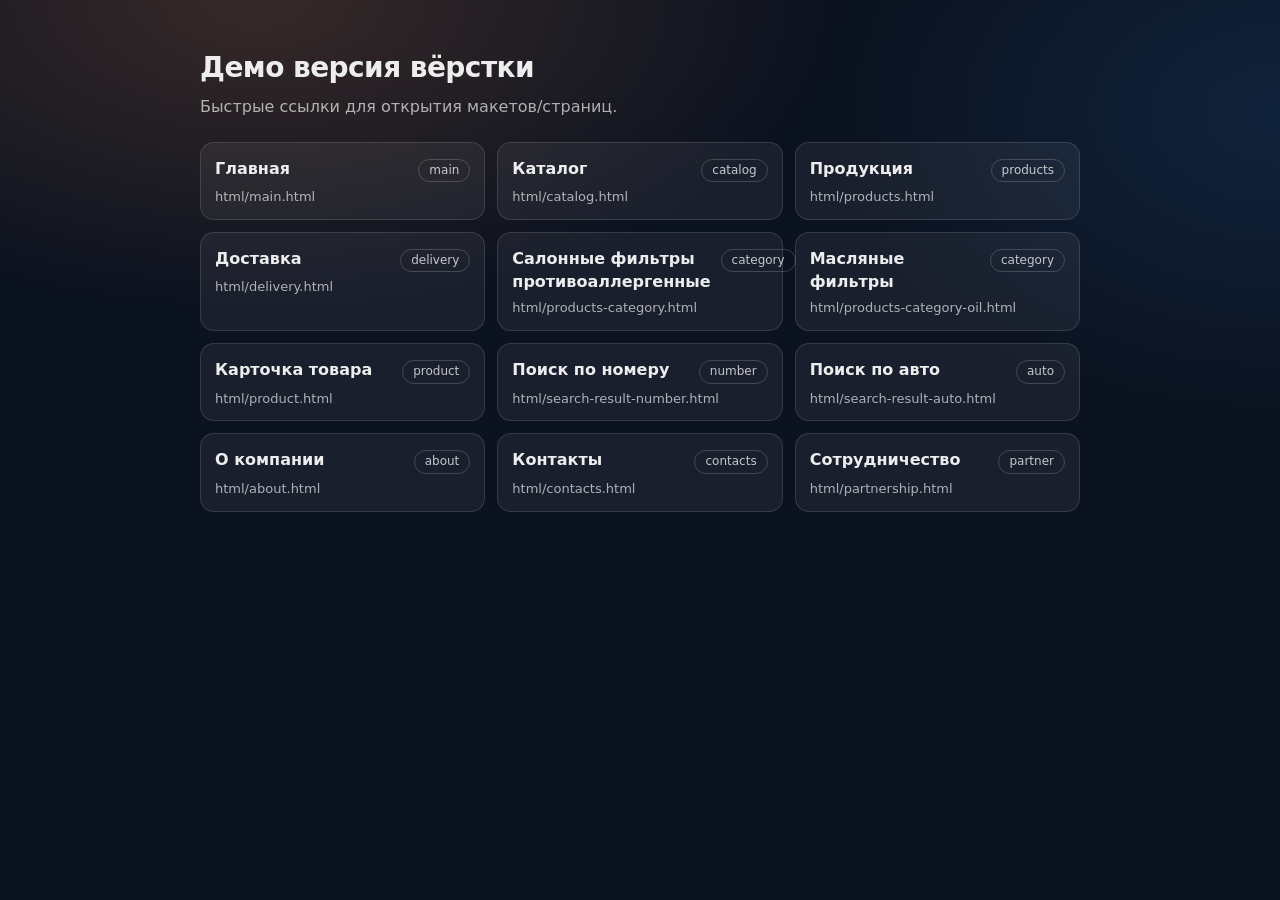
<file: index.html>
<!doctype html>
<html lang="ru">
  <head>
    <meta charset="UTF-8" />
    <meta name="viewport" content="width=device-width, initial-scale=1.0" />
    <title>демо версия вёсртки</title>
    <style>
      :root {
        color-scheme: light;
        --bg: #0b1220;
        --card: rgba(255, 255, 255, 0.06);
        --text: rgba(255, 255, 255, 0.92);
        --muted: rgba(255, 255, 255, 0.65);
        --border: rgba(255, 255, 255, 0.12);
        --accent: #ff914d;
      }

      * {
        box-sizing: border-box;
      }

      body {
        margin: 0;
        font-family: ui-sans-serif, system-ui, -apple-system, Segoe UI, Roboto, Arial, "Noto Sans",
          "Liberation Sans", sans-serif;
        background: radial-gradient(900px 480px at 20% 0%, rgba(255, 145, 77, 0.18), transparent 65%),
          radial-gradient(760px 520px at 100% 20%, rgba(51, 153, 255, 0.12), transparent 60%), var(--bg);
        color: var(--text);
        line-height: 1.45;
        background-repeat: no-repeat
      }

      a {
        color: inherit;
      }

      .container {
        max-width: 920px;
        margin: 0 auto;
        padding: 48px 20px 56px;
      }

      header {
        margin-bottom: 24px;
      }

      h1 {
        margin: 0 0 6px;
        font-size: 28px;
        letter-spacing: -0.02em;
      }

      .subtitle {
        margin: 0;
        color: var(--muted);
      }

      .grid {
        margin-top: 20px;
        display: grid;
        grid-template-columns: repeat(auto-fit, minmax(260px, 1fr));
        gap: 12px;
      }

      .card {
        display: flex;
        flex-direction: column;
        gap: 6px;
        padding: 14px 14px 12px;
        border-radius: 14px;
        background: var(--card);
        border: 1px solid var(--border);
        text-decoration: none;
        transition: transform 120ms ease, border-color 120ms ease, background 120ms ease;
      }

      .card:hover {
        transform: translateY(-1px);
        border-color: rgba(255, 145, 77, 0.55);
        background: rgba(255, 255, 255, 0.075);
      }

      .title-row {
        display: flex;
        align-items: baseline;
        justify-content: space-between;
        gap: 10px;
      }

      .page-title {
        font-weight: 650;
      }

      .badge {
        flex: none;
        font-size: 12px;
        color: rgba(255, 255, 255, 0.75);
        border: 1px solid rgba(255, 255, 255, 0.18);
        border-radius: 999px;
        padding: 2px 10px;
      }

      .path {
        margin: 0;
        font-size: 13px;
        color: var(--muted);
        word-break: break-all;
      }

      .hint {
        margin-top: 18px;
        color: var(--muted);
        font-size: 13px;
      }

      .hint code {
        color: rgba(255, 255, 255, 0.86);
      }
    </style>
  </head>

  <body>
    <div class="container">
      <header>
        <h1>Демо версия вёрстки</h1>
        <p class="subtitle">Быстрые ссылки для открытия макетов/страниц.</p>
      </header>

      <main class="grid">
        <a class="card" href="html/main.html">
          <div class="title-row">
            <div class="page-title">Главная</div>
            <div class="badge">main</div>
          </div>
          <p class="path">html/main.html</p>
        </a>

        <a class="card" href="html/catalog.html">
          <div class="title-row">
            <div class="page-title">Каталог</div>
            <div class="badge">catalog</div>
          </div>
          <p class="path">html/catalog.html</p>
        </a>

        <a class="card" href="html/products.html">
          <div class="title-row">
            <div class="page-title">Продукция</div>
            <div class="badge">products</div>
          </div>
          <p class="path">html/products.html</p>
        </a>

        <a class="card" href="html/delivery.html">
          <div class="title-row">
            <div class="page-title">Доставка</div>
            <div class="badge">delivery</div>
          </div>
          <p class="path">html/delivery.html</p>
        </a>

        <a class="card" href="html/products-category.html">
          <div class="title-row">
            <div class="page-title">Салонные фильтры противоаллергенные</div>
            <div class="badge">category</div>
          </div>
          <p class="path">html/products-category.html</p>
        </a>

        <a class="card" href="html/products-category-oil.html">
          <div class="title-row">
            <div class="page-title">Масляные фильтры</div>
            <div class="badge">category</div>
          </div>
          <p class="path">html/products-category-oil.html</p>
        </a>

        <a class="card" href="html/product.html">
          <div class="title-row">
            <div class="page-title">Карточка товара</div>
            <div class="badge">product</div>
          </div>
          <p class="path">html/product.html</p>
        </a>

        <a class="card" href="html/search-result-number.html">
          <div class="title-row">
            <div class="page-title">Поиск по номеру</div>
            <div class="badge">number</div>
          </div>
          <p class="path">html/search-result-number.html</p>
        </a>

        <a class="card" href="html/search-result-auto.html">
          <div class="title-row">
            <div class="page-title">Поиск по авто</div>
            <div class="badge">auto</div>
          </div>
          <p class="path">html/search-result-auto.html</p>
        </a>

        <a class="card" href="html/about.html">
          <div class="title-row">
            <div class="page-title">О компании</div>
            <div class="badge">about</div>
          </div>
          <p class="path">html/about.html</p>
        </a>

        <a class="card" href="html/contacts.html">
          <div class="title-row">
            <div class="page-title">Контакты</div>
            <div class="badge">contacts</div>
          </div>
          <p class="path">html/contacts.html</p>
        </a>

        <a class="card" href="html/partnership.html">
          <div class="title-row">
            <div class="page-title">Сотрудничество</div>
            <div class="badge">partner</div>
          </div>
          <p class="path">html/partnership.html</p>
        </a>
      </main>

    </div>
  </body>
</html>
</file>
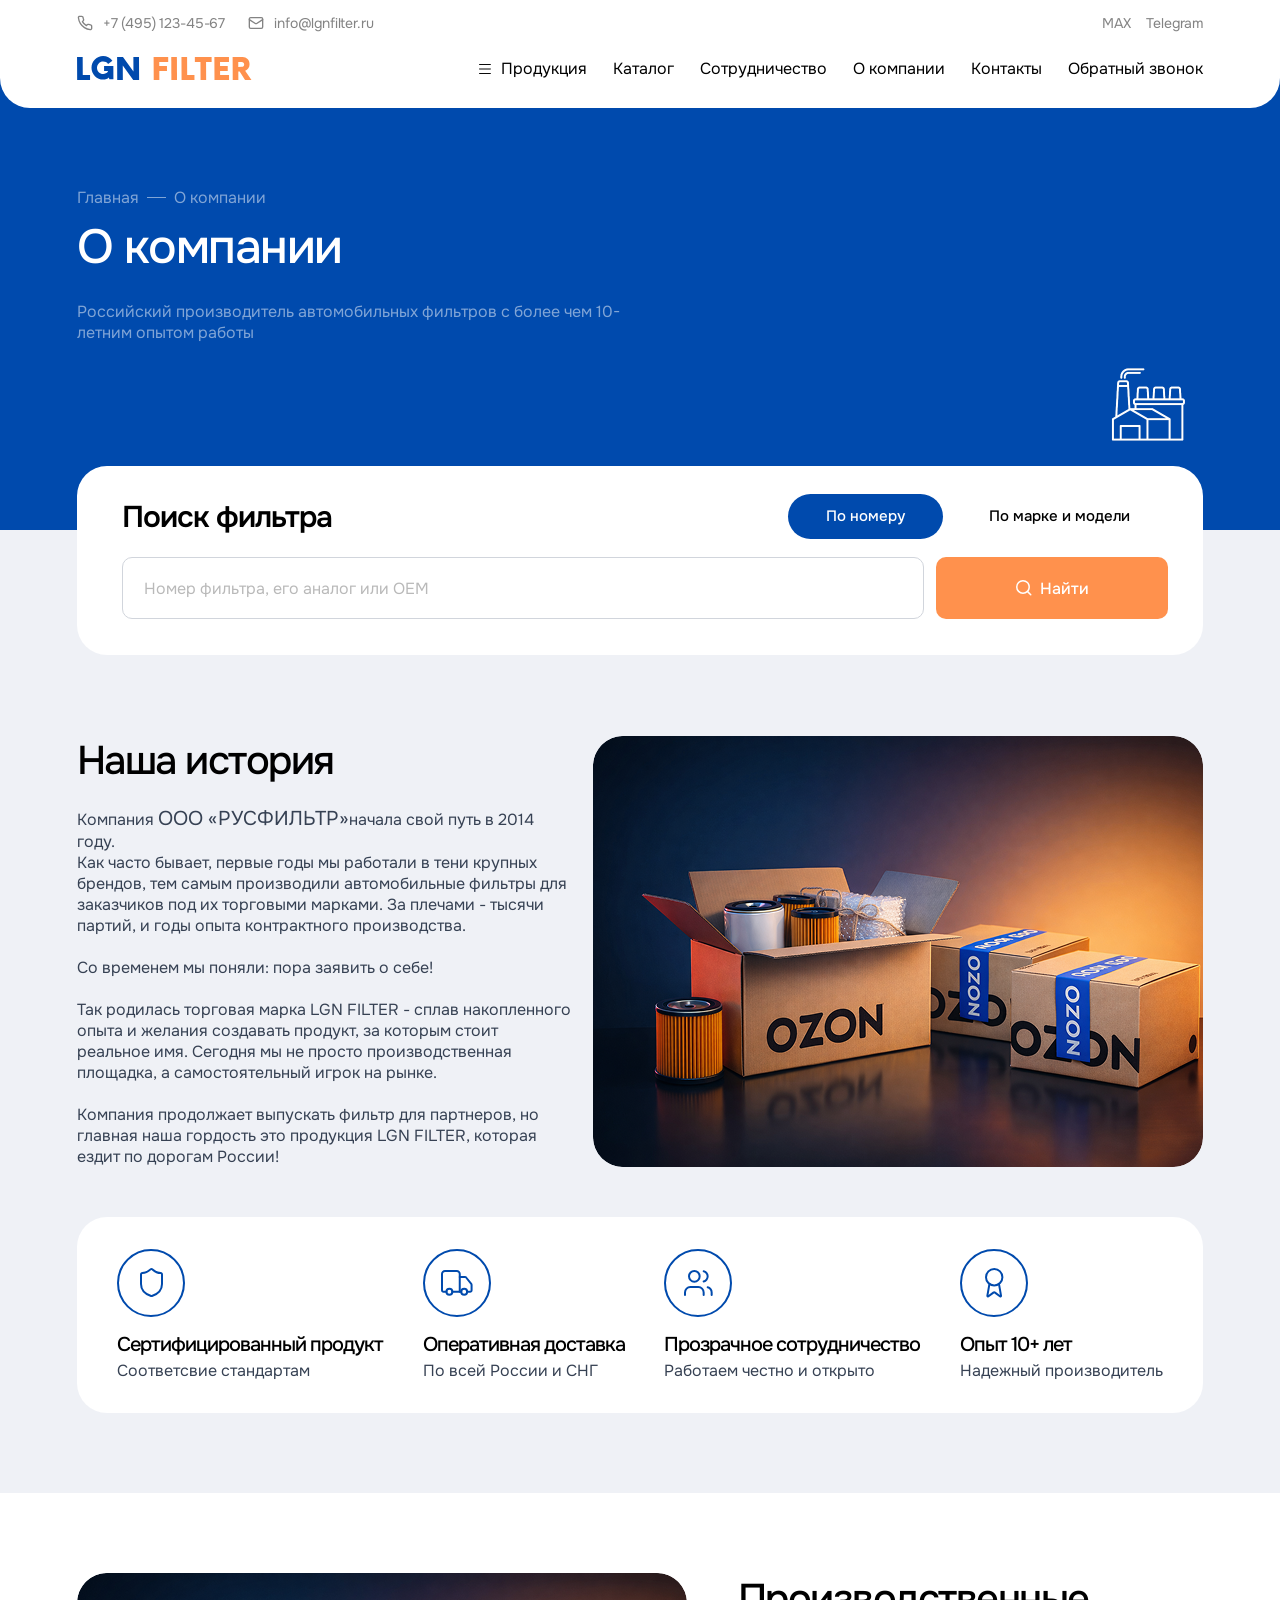
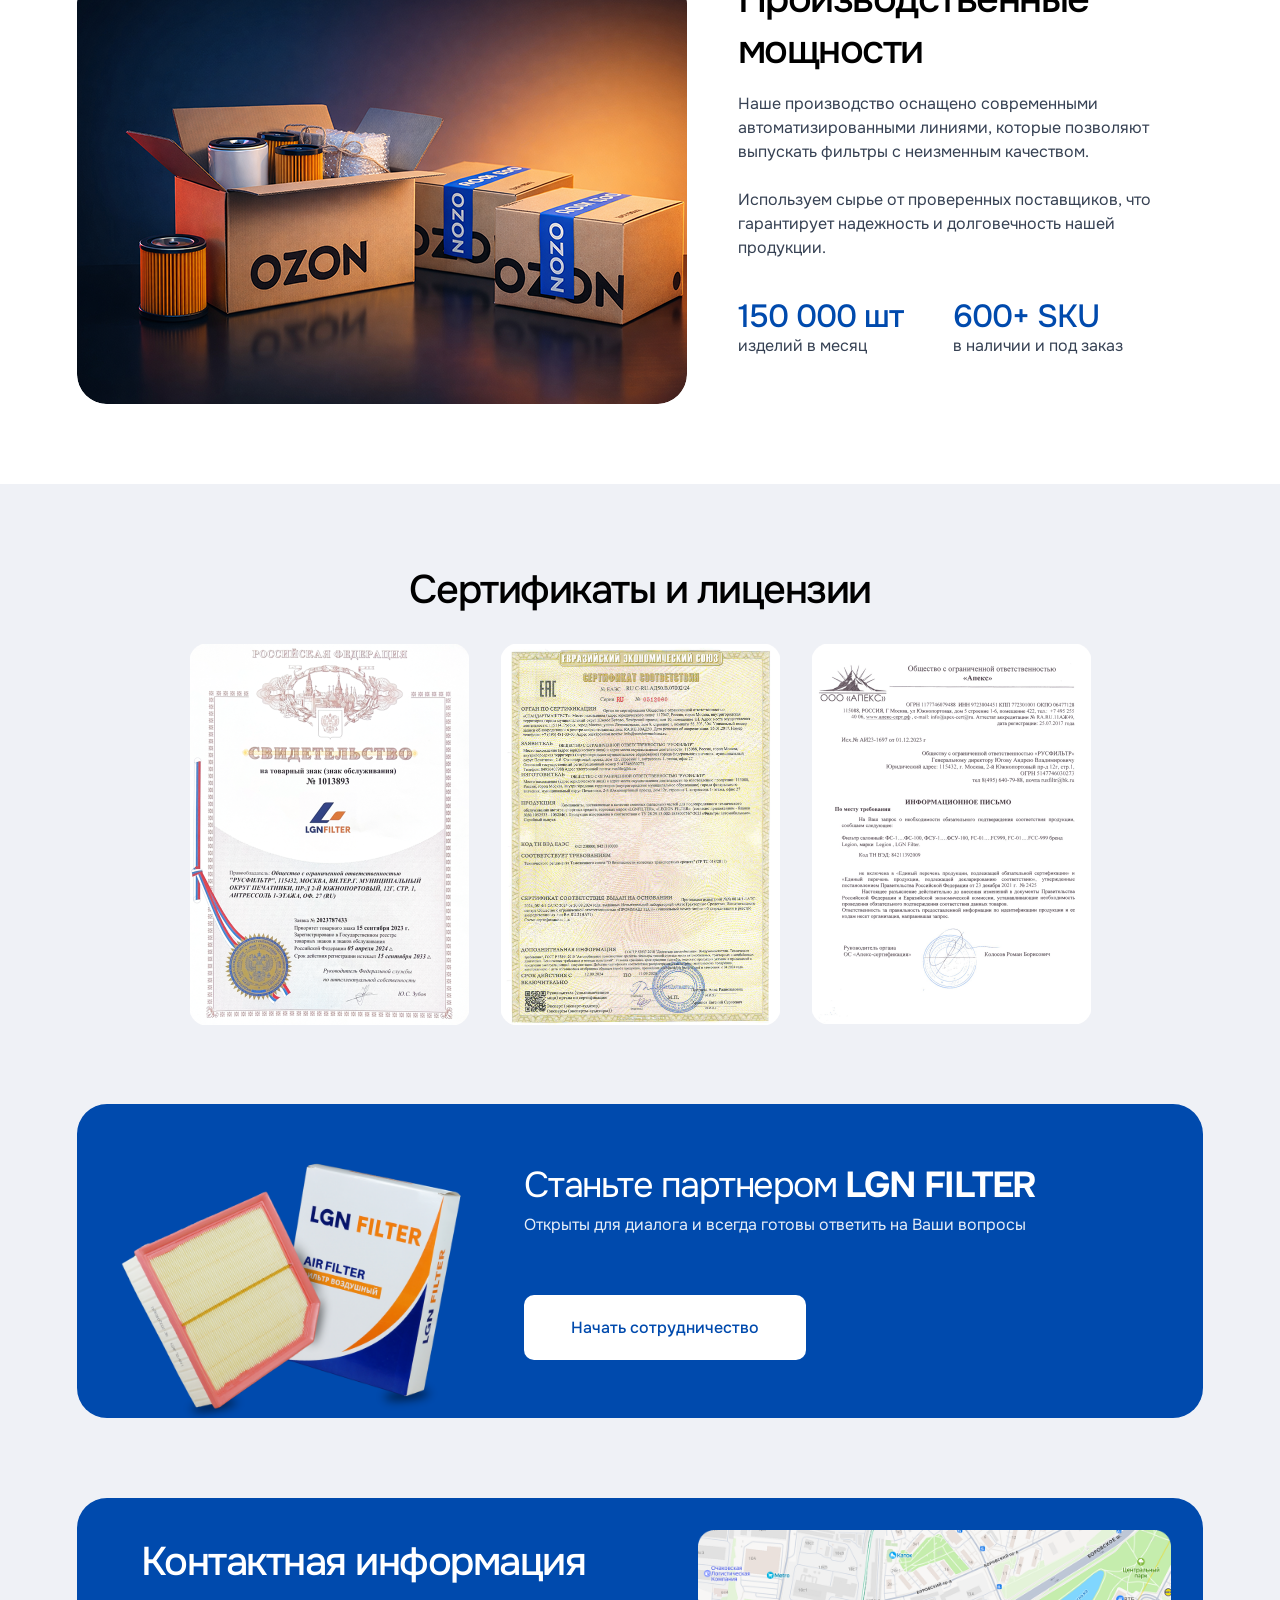
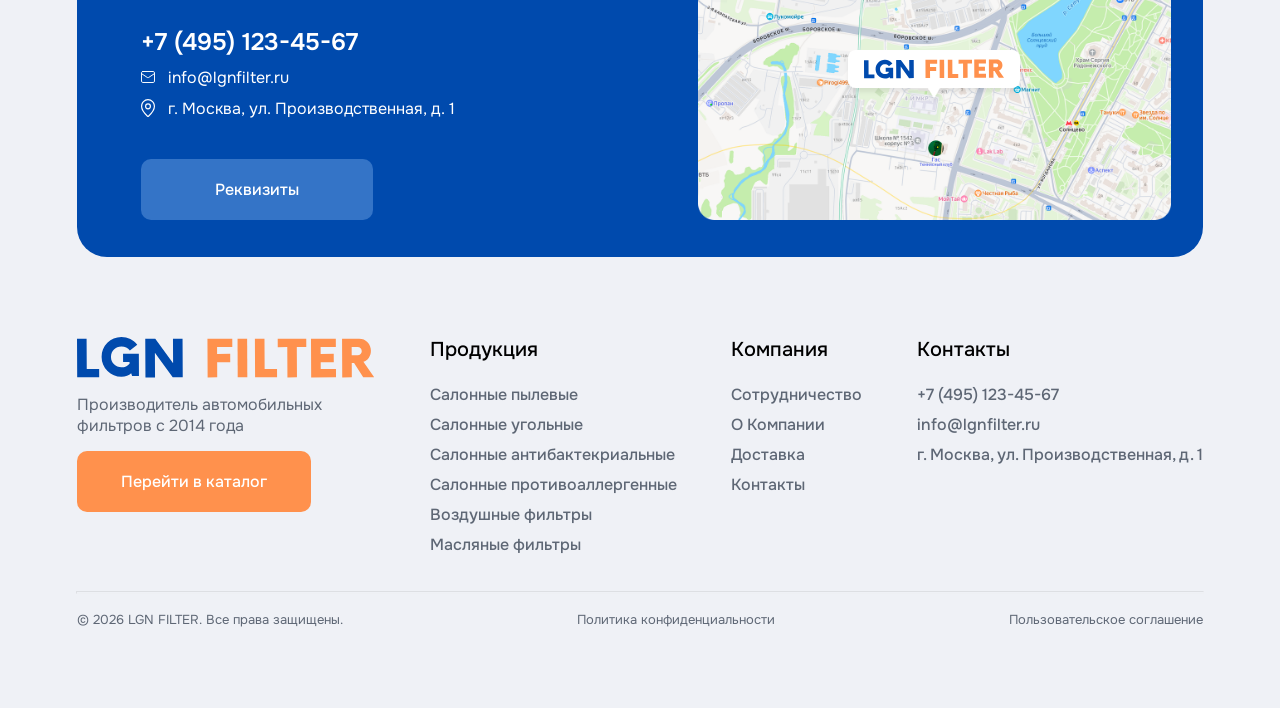
<file: html/about.html>
﻿<!DOCTYPE html>
<html lang="ru">
<head>
    <meta charset="UTF-8">
    <meta name="viewport" content="width=device-width, initial-scale=1.0">
    <link rel="stylesheet" href="../css/style.css">
    <link rel="stylesheet" href="../css/header.css">
    <link rel="stylesheet" href="../css/footer.css">
    <link rel="stylesheet" href="../css/search.css">
    <link rel="stylesheet" href="../css/form.css">
    <link rel="stylesheet" href="../css/about.css">
    <link rel="stylesheet" href="../css/contacts-info.css">
    <link rel="stylesheet" href="../css/first-section.css">
    <link rel="stylesheet" href="../css/popup-properties-company.css">
    <title>О компании</title>
</head>
<body>

    <header class="header">
      <div class="header-content-wrapper">

        <div class="header-first-line">

          <div class="header-tel-email-wrapper">
            <div class="btn header-tel-link-wrapper">
              <img src="../src/header/header_tel_img.svg" class="header-tel-img">
              <p class="header-tel-text">+7 (495) 123-45-67</p>
            </div>
            <div class="btn header-email-link-wrapper">
              <img src="../src/header/header_email_img.svg" class="header-email-img">
              <p class="header-email-text">info@lgnfilter.ru</p>
            </div>
          </div>

          <div class="header-social-network">
            <p class="btn header-social-network-link-max">MAX</p>
            <p class="btn header-social-network-link-telegram">Telegram</p>
          </div>

        </div>

        <div class="header-second-line">

          
          <div class="header-logo-wrapper">
            <div class="btn header-burger">
              <img src="../src/header/burger.svg" class="hedaer-burger__img">
            </div>
            <img src="../src/header/header-logo.svg" class="btn header-logo-img">
          </div>

          <div class="header-links-pages-wrapper">
            <div class="header-link-catalog-wrapper">
              <div class="btn link-catalog__text">
                <svg class="header-burger-desktop" width="12" height="10" viewBox="0 0 12 10" fill="none" xmlns="http://www.w3.org/2000/svg">
                  <path d="M0.372303 10C0.26657 10 0.178212 9.95414 0.107227 9.86242C0.0362421 9.77069 0.000501497 9.65778 5.09996e-06 9.52367C-0.000491297 9.38957 0.0352493 9.27697 0.107227 9.18588C0.179204 9.09479 0.267563 9.04956 0.372303 9.05019H11.5412C11.647 9.05019 11.7353 9.09574 11.8063 9.18683C11.8778 9.27792 11.9135 9.39083 11.9135 9.52557C11.9135 9.66031 11.8778 9.77291 11.8063 9.86336C11.7348 9.95382 11.6465 9.99905 11.5412 9.99905L0.372303 10ZM0.372303 5.47395C0.26657 5.47395 0.178212 5.42841 0.107227 5.33732C0.0362421 5.24623 0.000501497 5.13331 5.09996e-06 4.99858C-0.000491297 4.86384 0.0352493 4.75124 0.107227 4.66078C0.179204 4.57033 0.267563 4.5251 0.372303 4.5251H11.5412C11.647 4.5251 11.7353 4.57064 11.8063 4.66173C11.8773 4.75282 11.913 4.86574 11.9135 5.00047C11.914 5.13521 11.8783 5.24781 11.8063 5.33827C11.7343 5.42873 11.646 5.47395 11.5412 5.47395H0.372303ZM0.372303 0.947908C0.26657 0.947908 0.178212 0.902679 0.107227 0.812221C0.0357457 0.721131 5.09996e-06 0.608217 5.09996e-06 0.47348C5.09996e-06 0.338742 0.0357457 0.226144 0.107227 0.135687C0.178708 0.045229 0.267067 0 0.372303 0H11.5412C11.647 0 11.7353 0.0455452 11.8063 0.136635C11.8773 0.227726 11.913 0.340007 11.9135 0.47348C11.914 0.606952 11.8783 0.71955 11.8063 0.811272C11.7343 0.902995 11.646 0.94854 11.5412 0.947908H0.372303Z" fill="#0A0A0A"/>
                </svg>
                <p class="header-link-catalog">Продукция</p>
              </div>
              <div class="header__menu-wrapper">
                <button type="button" class="btn menu-wrapper__item">
                  <p class="menu-wrapper__item-text">
                    Салонный фильтр пылевой    
                  </p>
                </button>
                <button type="button" class="btn menu-wrapper__item">
                  <p class="menu-wrapper__item-text">
                    Салонные фильтры угольные    
                  </p>
                </button>
                <button type="button" class="btn menu-wrapper__item">
                  <p class="menu-wrapper__item-text">
                    Салонные фильтры антибактериальные    
                  </p>
                </button>
                <button type="button" class="btn menu-wrapper__item">
                  <p class="menu-wrapper__item-text">
                    Салонные фильтры угольные противоалергенные
                  </p>
                </button>
                <button type="button" class="btn menu-wrapper__item">
                  <p class="menu-wrapper__item-text">
                    Воздушные фильтры  
                  </p>
                </button>
                <button type="button" class="btn menu-wrapper__item">
                  <p class="menu-wrapper__item-text">
                    Масляные фильтры  
                  </p>
                </button>
              </div>
            </div>
            <p class="btn header-link-product">Каталог</p>
            <p class="btn header-link-partnership">Сотрудничество</p>
            <p class="btn header-link-about">О компании</p>
            <p class="btn header-link-contacts">Контакты</p>
            <p class="btn header-link-form">Обратный звонок</p>
          </div>

          <button type="button" class="btn header-button__form">
            Оставить заявку
          </button>
        </div>
      </div>
    </header>

    <main>

      <div class="first-section">
        <div class="first-section__content">
          <div class="first-section__title-wrapper">

            <div class="first-section__breadcrumbs">
              <p class="breadcrumbs__text">
                Главная
              </p>
              <hr class="breadcrumbs__devider">
              <p class="breadcrumbs__text">
                О компании
              </p>
            </div>
            <h1 class="letter-spacing--title first-section__title">
              О компании
            </h1>
          </div>
          <p class="first-section__description">
            Российский производитель автомобильных фильтров с более чем 10-летним опытом работы
          </p>
          <img src="../src/about/back-icon.png" class="background-icon">
        </div>
        <!-- <img src="../src/background-png.png" class="background-png"> -->
        <!-- <div class="background-img-png-wrapper">
          <img src="../src/about/background-img.png" class="background-png">
        </div>
        <img src="../src/catalog/background_svg.svg" class="background-svg-lines"> -->
      </div>

      <div class="second-section">

        <div class="search-wrapper">
          <div class="search-wrapper-up">
            <div class="label-wrapper">
              <p class="letter-spacing--text search-label">Поиск фильтра</p>
            </div>
            <div class="search-buttons-wrapper">
              <button type="button" class="btn btn-search-number"> 
                По номеру
              </button>
              <button type="button" class="btn btn-search-auto"> 
                По марке и модели
              </button>
            </div>
          </div>
  
          <div class="search-wrapper-down">
  
              <form action="" method="get" autocomplete="off" class="search-by-number">
                <input
                  class="search-input"
                  type="text"
                  placeholder="Номер фильтра, его аналог или OEM"
                  value=""
                  autocomplete="off"
                />
              </form>
  
              <form action="" method="get" autocomplete="off" class="search-by-auto">
                <div class="search-input-car-brend">
                  <input
                    class="search-input"
                    type="text"
                    placeholder="Выберите марку"
                    value=""
                    autocomplete="off"
                  />
                  <svg class="search-input-car-brend-arrow" width="12" height="7" viewBox="0 0 12 7" fill="none" xmlns="http://www.w3.org/2000/svg">
                    <path d="M1 0.999999L6 6L11 1" stroke="#6A7282" stroke-width="2" stroke-linecap="round" stroke-linejoin="round"/>
                  </svg>
                </div>
  
                <div class="search-input-car-model">
                  <input
                    class="search-input"
                    type="text"
                    placeholder="Выберите модель"
                    value=""
                    autocomplete="off"
                  />
                  <svg class="search-input-car-model-arrow" width="12" height="7" viewBox="0 0 12 7" fill="none" xmlns="http://www.w3.org/2000/svg">
                    <path d="M1 0.999999L6 6L11 1" stroke="#6A7282" stroke-width="2" stroke-linecap="round" stroke-linejoin="round"/>
                  </svg>
                </div>
  
              </form>
  
              <button type="button" class="btn btn-search-enter"> 
                <svg width="16" height="16" viewBox="0 0 16 16" fill="none" xmlns="http://www.w3.org/2000/svg">
                  <path d="M14.75 14.75L11.3721 11.3721M11.3721 11.3721C11.9499 10.7944 12.4083 10.1084 12.721 9.35349C13.0337 8.59856 13.1946 7.78944 13.1946 6.97231C13.1946 6.15519 13.0337 5.34606 12.721 4.59114C12.4083 3.83621 11.9499 3.15027 11.3721 2.57247C10.7944 1.99468 10.1084 1.53635 9.35349 1.22365C8.59856 0.910945 7.78944 0.75 6.97231 0.75C6.15519 0.75 5.34606 0.910945 4.59114 1.22365C3.83621 1.53635 3.15027 1.99468 2.57247 2.57247C1.40556 3.73938 0.75 5.32205 0.75 6.97231C0.75 8.62257 1.40556 10.2052 2.57247 11.3721C3.73938 12.5391 5.32205 13.1946 6.97231 13.1946C8.62257 13.1946 10.2052 12.5391 11.3721 11.3721Z" stroke="white" stroke-width="1.5" stroke-linecap="round" stroke-linejoin="round"/>
                </svg>
                  Найти
              </button>
  
          </div>
        </div>

        <div class="content-wrapper">
          <div class="third-section-up">
            <div class="about-text-wrapper">
              <p class="letter-spacing--title company-label">
                Наша история
              </p>
              <p class="company-description">

                Компания <span style="font-size: 20px;">ООО «РУСФИЛЬТР»</span>начала свой путь в 2014 году.
                <br>
                Как часто бывает, первые годы мы работали в тени крупных брендов, тем&nbsp;самым производили автомобильные фильтры для заказчиков под их торговыми марками. За плечами - тысячи партий, и годы опыта контрактного производства.
                <br><br>
                Со временем мы поняли: пора заявить о себе!
                <br><br>
                Так родилась торговая марка LGN FILTER - сплав накопленного опыта и&nbsp;желания создавать продукт, за которым стоит реальное имя. Сегодня мы не&nbsp;просто производственная площадка, а самостоятельный игрок на рынке.
                <br><br>
                Компания продолжает выпускать фильтр для партнеров, но главная наша&nbsp;гордость это продукция LGN FILTER, которая ездит по дорогам России!
              </p>
            </div>
            <img src="../src/about/company_img.png" class="company-img">
          </div>
    
          <div class="third-section-down">
    
            <div class="about-item">
              <svg width="68" height="68" viewBox="0 0 68 68" fill="none" xmlns="http://www.w3.org/2000/svg">
                <circle cx="34" cy="34" r="33" stroke="#004AAD" stroke-width="2"/>
                <path d="M45 34.91C45 41.687 40.4062 45.0755 34.9463 47.0409C34.6603 47.1409 34.3498 47.1361 34.0669 47.0273C28.5938 45.0755 24 41.687 24 34.91V25.4222C24 25.0627 24.1383 24.718 24.3844 24.4638C24.6306 24.2096 24.9644 24.0668 25.3125 24.0668C27.9375 24.0668 31.2187 22.4403 33.5025 20.3801C33.7806 20.1348 34.1343 20 34.5 20C34.8657 20 35.2194 20.1348 35.4975 20.3801C37.7944 22.4539 41.0625 24.0668 43.6875 24.0668C44.0356 24.0668 44.3694 24.2096 44.6156 24.4638C44.8617 24.718 45 25.0627 45 25.4222V34.91Z" stroke="#004AAD" stroke-width="2" stroke-linecap="round" stroke-linejoin="round"/>
              </svg>
              <div class="about-item-text">
                <p class="letter-spacing--text about-item-text-label">
                  Сертифицированный продукт
                </p>
                <p class="about-item-text-description">
                  Соответсвие стандартам
                </p>
              </div>
            </div>
    
            <div class="about-item">
              <svg width="68" height="68" viewBox="0 0 68 68" fill="none" xmlns="http://www.w3.org/2000/svg">
                <circle cx="34" cy="34" r="33" stroke="#004AAD" stroke-width="2"/>
                <path d="M36.75 42.7947V24.9707C36.75 24.1828 36.4383 23.4272 35.8835 22.8701C35.3287 22.313 34.5763 22 33.7917 22H21.9583C21.1737 22 20.4213 22.313 19.8665 22.8701C19.3117 23.4272 19 24.1828 19 24.9707V41.3093C19 41.7033 19.1558 42.0811 19.4332 42.3596C19.7106 42.6382 20.0869 42.7947 20.4792 42.7947H23.4375" stroke="#004AAD" stroke-width="2" stroke-linecap="round" stroke-linejoin="round"/>
                <path d="M38.229 42.7949H29.354" stroke="#004AAD" stroke-width="2" stroke-linecap="round" stroke-linejoin="round"/>
                <path d="M44.1458 42.7947H47.1042C47.4965 42.7947 47.8727 42.6382 48.1501 42.3597C48.4275 42.0811 48.5833 41.7033 48.5833 41.3094V35.8879C48.5827 35.5509 48.468 35.224 48.2579 34.9611L43.1104 28.4999C42.9721 28.3259 42.7966 28.1854 42.5969 28.0887C42.3972 27.9921 42.1784 27.9417 41.9567 27.9414H36.75" stroke="#004AAD" stroke-width="2" stroke-linecap="round" stroke-linejoin="round"/>
                <path d="M41.1873 45.7656C42.8212 45.7656 44.1457 44.4355 44.1457 42.7949C44.1457 41.1542 42.8212 39.8242 41.1873 39.8242C39.5535 39.8242 38.229 41.1542 38.229 42.7949C38.229 44.4355 39.5535 45.7656 41.1873 45.7656Z" stroke="#004AAD" stroke-width="2" stroke-linecap="round" stroke-linejoin="round"/>
                <path d="M26.3958 45.7656C28.0297 45.7656 29.3542 44.4355 29.3542 42.7949C29.3542 41.1542 28.0297 39.8242 26.3958 39.8242C24.762 39.8242 23.4375 41.1542 23.4375 42.7949C23.4375 44.4355 24.762 45.7656 26.3958 45.7656Z" stroke="#004AAD" stroke-width="2" stroke-linecap="round" stroke-linejoin="round"/>
              </svg>
              <div class="about-item-text">
                <p class="letter-spacing--text about-item-text-label">
                  Оперативная доставка
                </p>
                <p class="about-item-text-description">
                  По всей России и СНГ
                </p>
              </div>
            </div>
    
            <div class="about-item">
              <svg width="68" height="68" viewBox="0 0 68 68" fill="none" xmlns="http://www.w3.org/2000/svg">
                <circle cx="34" cy="34" r="33" stroke="#004AAD" stroke-width="2"/>
                <path d="M39.6667 46.0998V43.422C39.6667 42.0016 39.1048 40.6394 38.1046 39.635C37.1044 38.6307 35.7479 38.0664 34.3334 38.0664H26.3333C24.9189 38.0664 23.5623 38.6307 22.5621 39.635C21.5619 40.6394 21 42.0016 21 43.422V46.0998" stroke="#004AAD" stroke-width="2" stroke-linecap="round" stroke-linejoin="round"/>
                <path d="M30.3334 32.7112C33.2789 32.7112 35.6668 30.3134 35.6668 27.3556C35.6668 24.3978 33.2789 22 30.3334 22C27.3879 22 25.0001 24.3978 25.0001 27.3556C25.0001 30.3134 27.3879 32.7112 30.3334 32.7112Z" stroke="#004AAD" stroke-width="2" stroke-linecap="round" stroke-linejoin="round"/>
                <path d="M47.6672 46.1005V43.4227C47.6663 42.2361 47.273 41.0834 46.549 40.1455C45.825 39.2077 44.8114 38.5379 43.6672 38.2412" stroke="#004AAD" stroke-width="2" stroke-linecap="round" stroke-linejoin="round"/>
                <path d="M39.6671 22.1738C40.8143 22.4688 41.8311 23.1388 42.5572 24.0782C43.2834 25.0175 43.6775 26.1729 43.6775 27.362C43.6775 28.5512 43.2834 29.7066 42.5572 30.6459C41.8311 31.5853 40.8143 32.2553 39.6671 32.5503" stroke="#004AAD" stroke-width="2" stroke-linecap="round" stroke-linejoin="round"/>
              </svg>
              <div class="about-item-text">
                <p class="letter-spacing--text about-item-text-label">
                  Прозрачное сотрудничество
                </p>
                <p class="about-item-text-description">
                  Работаем честно и открыто
                </p>
              </div>
            </div>
    
            <div class="about-item">
              <svg width="68" height="68" viewBox="0 0 68 68" fill="none" xmlns="http://www.w3.org/2000/svg">
                <circle cx="34" cy="34" r="33" stroke="#004AAD" stroke-width="2"/>
                <path d="M38.9515 34.9453L41.022 46.646C41.0452 46.7838 41.0259 46.9254 40.9668 47.0519C40.9077 47.1784 40.8115 47.2837 40.6911 47.3539C40.5708 47.424 40.432 47.4555 40.2933 47.4443C40.1546 47.4331 40.0226 47.3796 39.915 47.291L35.0224 43.6035C34.7862 43.4263 34.4992 43.3306 34.2044 43.3306C33.9096 43.3306 33.6227 43.4263 33.3865 43.6035L28.4856 47.2896C28.3781 47.3781 28.2463 47.4315 28.1077 47.4427C27.9692 47.4539 27.8306 47.4225 27.7103 47.3526C27.59 47.2826 27.4938 47.1775 27.4346 47.0513C27.3753 46.9251 27.3558 46.7837 27.3786 46.646L29.4478 34.9453" stroke="#004AAD" stroke-width="2" stroke-linecap="round" stroke-linejoin="round"/>
                <path d="M34.2 36.4682C38.7287 36.4682 42.3999 32.7817 42.3999 28.2341C42.3999 23.6865 38.7287 20 34.2 20C29.6713 20 26 23.6865 26 28.2341C26 32.7817 29.6713 36.4682 34.2 36.4682Z" stroke="#004AAD" stroke-width="2" stroke-linecap="round" stroke-linejoin="round"/>
              </svg>
              <div class="about-item-text">
                <p class="letter-spacing--text about-item-text-label">
                  Опыт 10+ лет
                </p>
                <p class="about-item-text-description">
                  Надежный производитель
                </p>
              </div>
            </div>
    
          </div>
  
        </div>


        <div class="third-section">
          <div class="third-section__content">
            <img src="../src/about/company_img.png" class="third-section__img">
            <div class="third-section__info">
              <div class="third-section__texts">
                <p class="letter-spacing--title third-section__label">Производственные мощности</p>
                <p class="third-section__description">Наше производство оснащено современными автоматизированными линиями, которые позволяют выпускать фильтры с неизменным качеством.<br><br>Используем сырье от проверенных поставщиков, что гарантирует надежность и долговечность нашей продукции.</p>
              </div>
              <div class="third-section__results">
                <div class="result">
                  <p class="letter-spacing--text result__sum">150 000 шт</p>
                  <p class="result__description">изделий в месяц</p>
                </div>
                <div class="result">
                  <p class="letter-spacing--text result__sum">600+ SKU</p>
                  <p class="result__description">в наличии и под заказ</p>
                </div>
              </div>
            </div>
          </div>
        </div>

        <div class="certificates-section">
          <p class="letter-spacing--title sertificates-label">Сертификаты и лицензии</p>
  
          <div class="certificates-wrapper">
            <button type="button" class="btn certificates-item">
              <img class="certificates-img" src="../src/main/sert_1.png">
            </button>
              <button type="button" class="btn certificates-item">
              <img class="certificates-img" src="../src/main/sert_2.png">
            </button>
              <button type="button" class="btn certificates-item">
              <img class="certificates-img" src="../src/main/sert_3.png">
            </button>
          </div>
        </div>

        <div class="cta-wrapper">
          <img src="../src/main/partner_icons/filters_cta.png" class="cta-partner-img">
          <div class="text-button-wrapper">
            <div class="cta-text-wrapper">
              <p class="letter-spacing--title cta-partner-label">Станьте партнером <span style="font-weight: 700;">LGN FILTER</span></p>
              <p class="cta-partner-description">Открыты для диалога и всегда готовы ответить на Ваши вопросы</p>
            </div>
            <button type="button" class="btn cta-partner-btn"> 
              Начать сотрудничество
            </button>
          </div>
        </div>

        <div class="contacts-wrapper">
          <div class="text-and-button-wrapper">
            <div class="texts-wrapper">
              <p class="letter-spacing--title contact-label">Контактная информация</p>
              <div class="description-wrapper">
                <p class="tel-number">+7 (495) 123-45-67</p>
                <div class="mail-wrapper">
                  <div class="contact-img-wrapper">
                    <img src="../src/main/mail.svg" class="mail-img">
                  </div>
                  <p class="mail-text">info@lgnfilter.ru</p>
                </div>
                <div class="location-wrapper">
                  <div class="contact-img-wrapper">
                    <img src="../src/main/location.svg" class="location-img">
                  </div>
                  <p class="location-text">г. Москва, ул. Производственная, д. 1</p>
                </div>
              </div>
              
              <button type="button" class="btn btn-requisits">
                Реквизиты
              </button>
            </div>
          </div>

          <div class="map-wrapper">
            <img src="../src/main/map-img.png" class="map-img">
            <img src="../src/main/logo-absolute.svg" class="logo-absolute-img">
          </div>
        </div>

      </div>

    </main>

    <footer class="footer">
      <div class="footer-content-wrapper">

        <div class="footer-first-line">

          <div class="footer-logo-catalog-column">
            <img src="../src/header/header-logo.svg" class="btn footer-logo">
            <p class="footer-label">Производитель автомобильных фильтров с 2014 года</p>
            <button type="button" class="btn footer-btn-catalog">
              Перейти в каталог
            </button>
          </div>

          <div class="footer-products-column">
            <p class="btn footer-column-label">Продукция</p>
            <div class="footer-column-chapters-wrapper">
              <p class="btn">Салонные пылевые</p>
              <p class="btn">Салонные угольные</p>
              <p class="btn">Салонные антибактекриальные</p>
              <p class="btn">Салонные противоаллергенные</p>
              <p class="btn">Воздушные фильтры</p>
              <p class="btn">Масляные фильтры</p>
            </div>
          </div>

          <div class="footer-company-column">
            <p class="btn footer-column-label">Компания</p>
            <div class="footer-column-chapters-wrapper">
              <p class="btn">Сотрудничество</p>
              <p class="btn">О Компании</p>
              <p class="btn">Доставка</p>
              <p class="btn">Контакты</p>
            </div>
          </div>

          <div class="footer-contacts-column">
            <p class="btn footer-column-label">Контакты</p>
            <div class="footer-column-chapters-wrapper">
              <p class="btn">+7 (495) 123-45-67</p>
              <p class="btn">info@lgnfilter.ru</p>
              <p class="btn">г. Москва, ул. Производственная, д. 1</p>
            </div>
          </div>

        </div>

        <hr class="devider">

        <div class="footer-second-line">
          <p>© 2026 LGN FILTER. Все права защищены.</p>
          <p>Политика конфиденциальности</p>
          <p>Пользовательское соглашение</p>
        </div>
      </div>
    </footer>

    <div class="menu">
      <div class="menu__content">
        <div class="menu__items">
          <img src="../src/header/close_menu.svg" class="btn menu__close">
          <div class="btn menu__item--products">
            <p class="menu__item">Продукция</p>
            <svg class="menu__item-arrow" width="4" height="7" viewBox="0 0 4 7" fill="none" xmlns="http://www.w3.org/2000/svg">
              <path d="M0.5 6.5L3.5 3.5L0.5 0.5" stroke="#000000" stroke-linecap="round" stroke-linejoin="round"/>
            </svg>
          </div>
          <div class="menu__second-level">
            <button type="button" class="btn menu__item">
                Салонный фильтр пылевой    
            </button>
            <button type="button" class="btn menu__item">
                Салонные фильтры угольные    
            </button>
            <button type="button" class="btn menu__item">
                Салонные фильтры антибактериальные    
            </button>
            <button type="button" class="btn menu__item">
                Салонные фильтры угольные противоалергенные
            </button>
            <button type="button" class="btn menu__item">
                Воздушные фильтры  
            </button>
            <button type="button" class="btn menu__item">
                Масляные фильтры  
            </button>

          </div>
          <p class="btn menu__item">Каталог</p>
          <p class="btn menu__item">Сотрудничество</p>
          <p class="btn menu__item">О компании</p>
          <p class="btn menu__item">Контакты</p>
        </div>
        <div class="menu__contacts">
          <button type="button" class="btn menu__btn" style="background-color: var(--orange-color);">
            +7 (495) 123-45-67
          </button>
          <button type="button" class="btn menu__btn" style="background-color: var(--orange-color);">
            info@lgnfilter.ru
          </button>
          <button type="button" class="btn menu__btn" style="background-color: var(--blue-color);;">
            MAX
          </button>
          <button type="button" class="btn menu__btn" style="background-color: var(--blue-color);">
            Telegram
          </button>
          <button type="button" class="btn menu__btn" style="background-color: var(--orange-color);">
            Оставить заявку
          </button>
        </div>
      </div>
    </div>

    <div class="popup-properties-company">
      <div class="popup-properties__wrapper">
        <button type="button" class="btn popup-properties__close-img">
          <svg width="36" height="42" viewBox="0 0 36 42" fill="none" xmlns="http://www.w3.org/2000/svg">
            <path d="M8 31.08L16.64 20.36L8.48 10H11.24L18.24 18.84L25.12 10H27.84L19.68 20.32L28.36 31.08H25.6L18.12 22.04L10.68 31.08H8Z" fill="black"/>
          </svg>
        </button>
        <p class="popup-properties__label">Реквизиты</p>
        <div class="popup-properties__info-section">

          <div class="info-card">
            <p class="info-card__title">Наименование юр. лица</p>
            <p class="info-card__description">ООО «РУСФИЛЬТР»</p>
          </div>
          <div class="info-card">
            <p class="info-card__title">Юридический адрес</p>
            <p class="info-card__description">115280, г. Москва, ул. Ленинская Слобода, д.19, пом.62/1</p>
          </div>
          <div class="info-card">
            <p class="info-card__title">Почтовый адрес</p>
            <p class="info-card__description">115280, г. Москва, ул. Ленинская Слобода, д.19, пом.62/1</p>
          </div>
          <div class="info-card">
            <p class="info-card__title">ИНН</p>
            <p class="info-card__description">7723919550</p>
          </div>
          <div class="info-card">
            <p class="info-card__title">Банковские реквизиты</p>
            <p class="info-card__description">р/с № 40702810238000006912</p>
            <p class="info-card__description">ПАО «Сбербанк России»</p>
            <p class="info-card__description">БИК 044525225</p>
            <p class="info-card__description">к/с № 30101810400000000225</p>
          </div>
          <div class="info-card">
            <p class="info-card__title">Генеральный директор</p>
            <p class="info-card__description">Югов Андрей Владимирович</p>
          </div>

        </div>
      </div>
    </div>

    <script src="../js/openHeaderMenuMob.js"></script>
    <script src="../js/openPopupProperties.js"></script>
    <script src="../js/main/search/inputLogic.js"></script>
    <script src="../js/openHeaderMenu.js"></script>
</body>
</html>
</file>
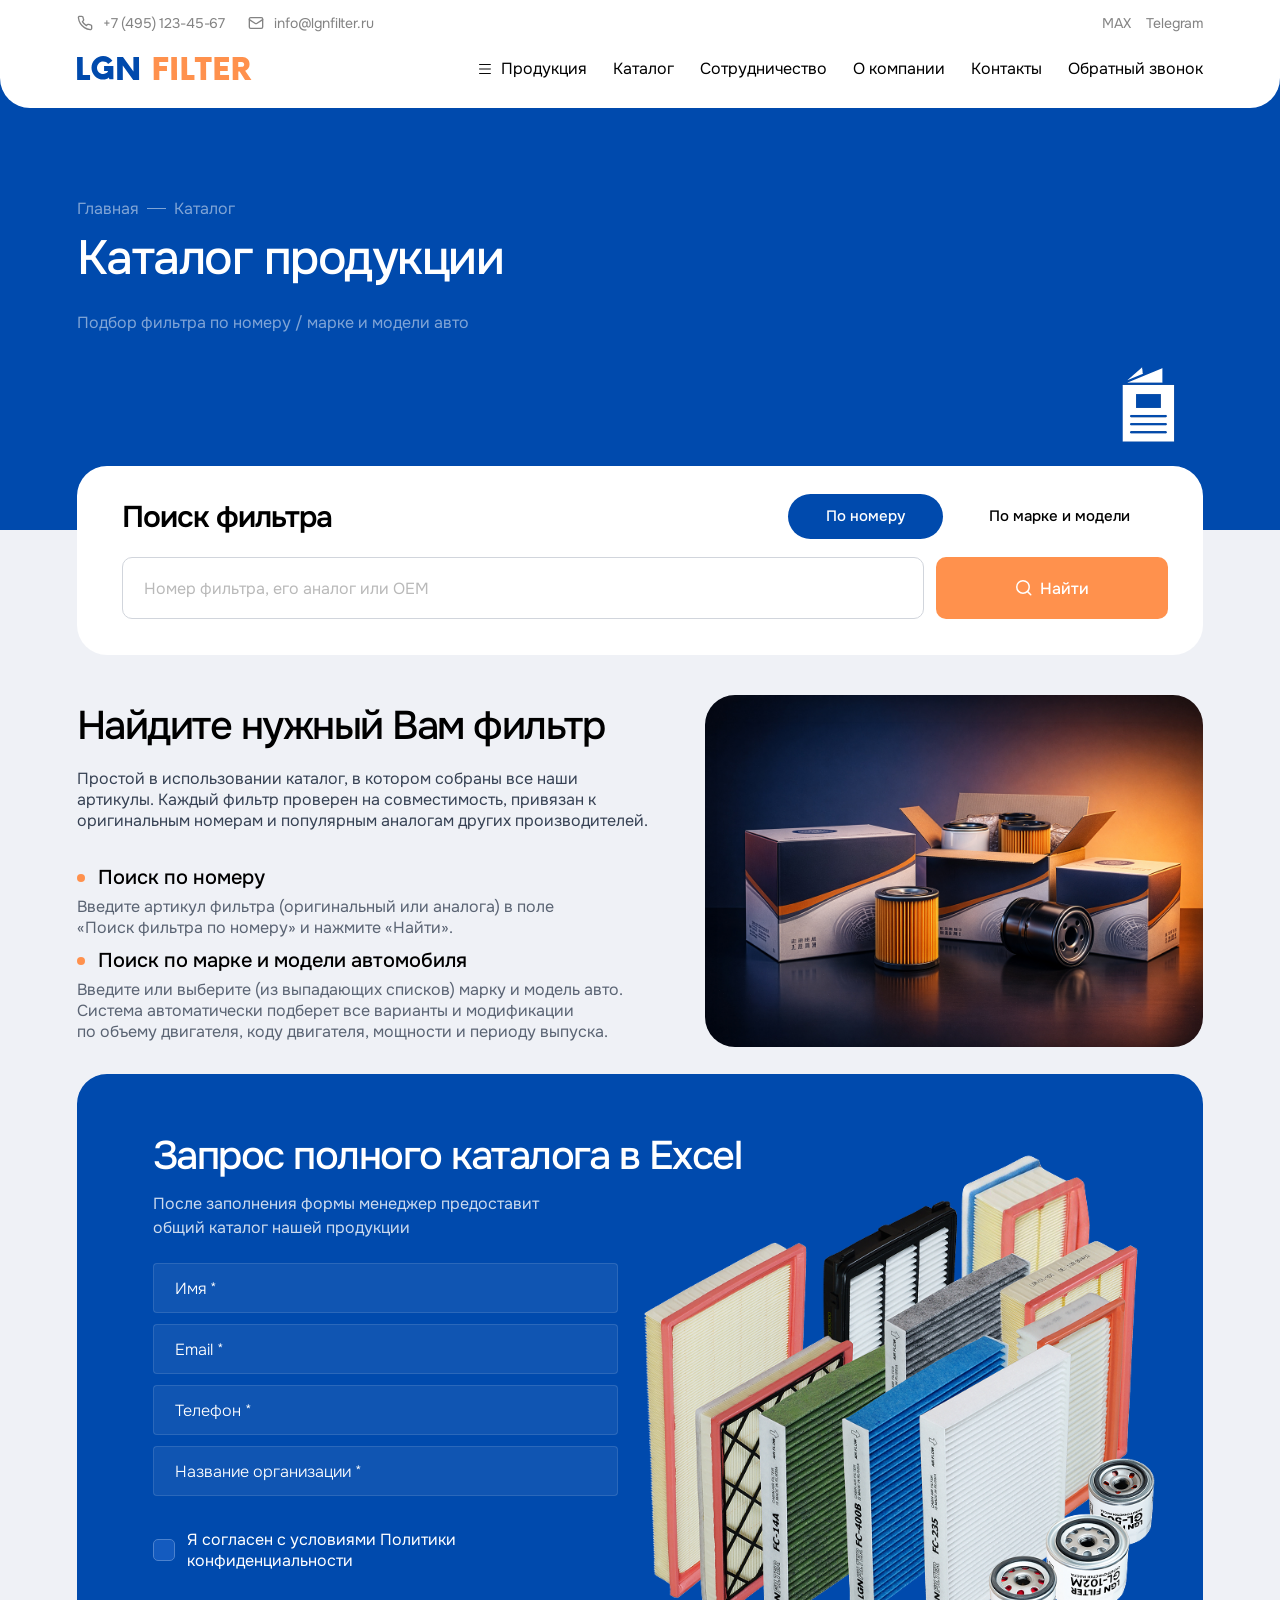
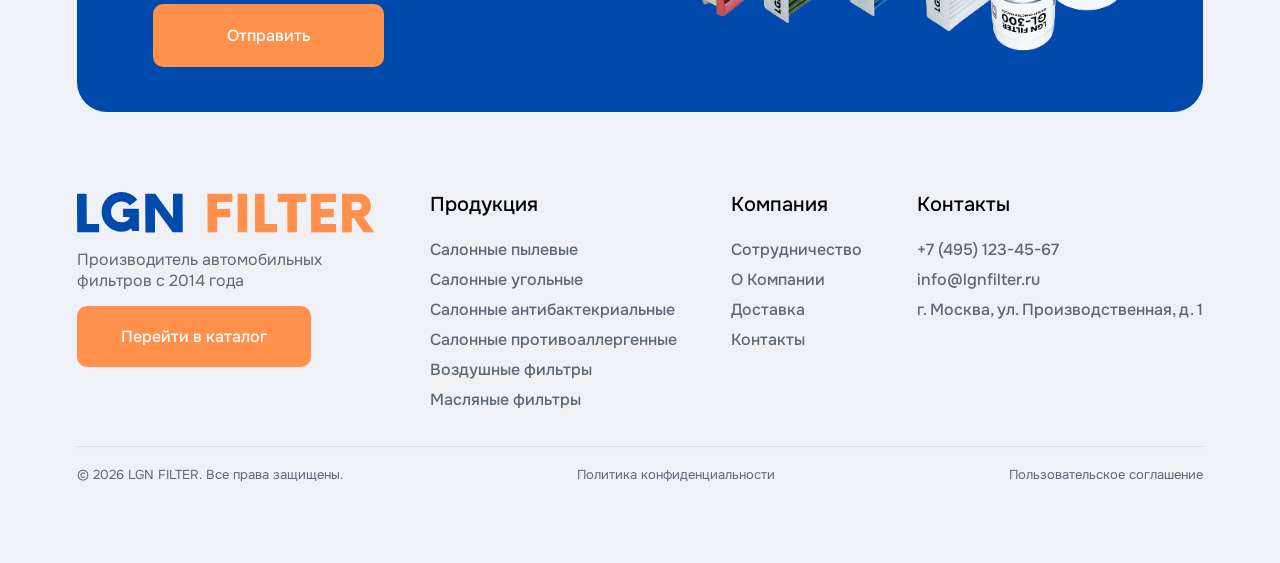
<file: html/catalog.html>
﻿<!DOCTYPE html>
<html lang="ru">
<head>
    <meta charset="UTF-8">
    <meta name="viewport" content="width=device-width, initial-scale=1.0">
    <link rel="stylesheet" href="../css/style.css">
    <link rel="stylesheet" href="../css/header.css">
    <link rel="stylesheet" href="../css/footer.css">
    <link rel="stylesheet" href="../css/catalog.css">
    <link rel="stylesheet" href="../css/search.css">
    <link rel="stylesheet" href="../css/form.css">
    <link rel="stylesheet" href="../css/first-section.css">
    <title>Каталог</title>
</head>
<body>

    <header class="header">
      <div class="header-content-wrapper">

        <div class="header-first-line">

          <div class="header-tel-email-wrapper">
            <div class="btn header-tel-link-wrapper">
              <img src="../src/header/header_tel_img.svg" class="header-tel-img">
              <p class="header-tel-text">+7 (495) 123-45-67</p>
            </div>
            <div class="btn header-email-link-wrapper">
              <img src="../src/header/header_email_img.svg" class="header-email-img">
              <p class="header-email-text">info@lgnfilter.ru</p>
            </div>
          </div>

          <div class="header-social-network">
            <p class="btn header-social-network-link-max">MAX</p>
            <p class="btn header-social-network-link-telegram">Telegram</p>
          </div>

        </div>

        <div class="header-second-line">

          
          <div class="header-logo-wrapper">
            <div class="btn header-burger">
              <img src="../src/header/burger.svg" class="hedaer-burger__img">
            </div>
            <img src="../src/header/header-logo.svg" class="btn header-logo-img">
          </div>

          <div class="header-links-pages-wrapper">
            <div class="header-link-catalog-wrapper">
              <div class="btn link-catalog__text">
                <svg class="header-burger-desktop" width="12" height="10" viewBox="0 0 12 10" fill="none" xmlns="http://www.w3.org/2000/svg">
                  <path d="M0.372303 10C0.26657 10 0.178212 9.95414 0.107227 9.86242C0.0362421 9.77069 0.000501497 9.65778 5.09996e-06 9.52367C-0.000491297 9.38957 0.0352493 9.27697 0.107227 9.18588C0.179204 9.09479 0.267563 9.04956 0.372303 9.05019H11.5412C11.647 9.05019 11.7353 9.09574 11.8063 9.18683C11.8778 9.27792 11.9135 9.39083 11.9135 9.52557C11.9135 9.66031 11.8778 9.77291 11.8063 9.86336C11.7348 9.95382 11.6465 9.99905 11.5412 9.99905L0.372303 10ZM0.372303 5.47395C0.26657 5.47395 0.178212 5.42841 0.107227 5.33732C0.0362421 5.24623 0.000501497 5.13331 5.09996e-06 4.99858C-0.000491297 4.86384 0.0352493 4.75124 0.107227 4.66078C0.179204 4.57033 0.267563 4.5251 0.372303 4.5251H11.5412C11.647 4.5251 11.7353 4.57064 11.8063 4.66173C11.8773 4.75282 11.913 4.86574 11.9135 5.00047C11.914 5.13521 11.8783 5.24781 11.8063 5.33827C11.7343 5.42873 11.646 5.47395 11.5412 5.47395H0.372303ZM0.372303 0.947908C0.26657 0.947908 0.178212 0.902679 0.107227 0.812221C0.0357457 0.721131 5.09996e-06 0.608217 5.09996e-06 0.47348C5.09996e-06 0.338742 0.0357457 0.226144 0.107227 0.135687C0.178708 0.045229 0.267067 0 0.372303 0H11.5412C11.647 0 11.7353 0.0455452 11.8063 0.136635C11.8773 0.227726 11.913 0.340007 11.9135 0.47348C11.914 0.606952 11.8783 0.71955 11.8063 0.811272C11.7343 0.902995 11.646 0.94854 11.5412 0.947908H0.372303Z" fill="#0A0A0A"/>
                </svg>
                <p class="header-link-catalog">Продукция</p>
              </div>
              <div class="header__menu-wrapper">
                <button type="button" class="btn menu-wrapper__item">
                  <p class="menu-wrapper__item-text">
                    Салонный фильтр пылевой    
                  </p>
                </button>
                <button type="button" class="btn menu-wrapper__item">
                  <p class="menu-wrapper__item-text">
                    Салонные фильтры угольные    
                  </p>
                </button>
                <button type="button" class="btn menu-wrapper__item">
                  <p class="menu-wrapper__item-text">
                    Салонные фильтры антибактериальные    
                  </p>
                </button>
                <button type="button" class="btn menu-wrapper__item">
                  <p class="menu-wrapper__item-text">
                    Салонные фильтры угольные противоалергенные
                  </p>
                </button>
                <button type="button" class="btn menu-wrapper__item">
                  <p class="menu-wrapper__item-text">
                    Воздушные фильтры  
                  </p>
                </button>
                <button type="button" class="btn menu-wrapper__item">
                  <p class="menu-wrapper__item-text">
                    Масляные фильтры  
                  </p>
                </button>
              </div>
            </div>
            <p class="btn header-link-product">Каталог</p>
            <p class="btn header-link-partnership">Сотрудничество</p>
            <p class="btn header-link-about">О компании</p>
            <p class="btn header-link-contacts">Контакты</p>
            <p class="btn header-link-form">Обратный звонок</p>
          </div>

          <button type="button" class="btn header-button__form">
            Оставить заявку
          </button>
        </div>
      </div>
    </header>

    <main>

      <div class="first-section">
        <div class="first-section__content">
          <div class="first-section__title-wrapper">

            <div class="first-section__breadcrumbs">
              <p class="breadcrumbs__text">
                Главная
              </p>
              <hr class="breadcrumbs__devider">
              <p class="breadcrumbs__text">
                Каталог
              </p>
            </div>
            <h1 class="letter-spacing--title first-section__title">
              Каталог продукции
            </h1>
          </div>
          <p class="first-section__description">
            Подбор фильтра по номеру / марке и модели авто
          </p>
          <img src="../src/catalog/back-icon.png" class="background-icon">
        </div>
        <!-- <img src="../src/background-png.png" class="background-png"> -->
        <!-- <div class="background-img-png-wrapper">
          <img src="../src/background-png.png" class="background-png">
        </div>
        <img src="../src/catalog/background_svg.svg" class="background-svg-lines"> -->
      </div>

      <div class="second-section">

        <div class="search-wrapper">
          <div class="search-wrapper-up">
            <div class="label-wrapper">
              <p class="letter-spacing--text search-label">Поиск фильтра</p>
            </div>
            <div class="search-buttons-wrapper">
              <button type="button" class="btn btn-search-number"> 
                По номеру
              </button>
              <button type="button" class="btn btn-search-auto"> 
                По марке и модели
              </button>
            </div>
          </div>
  
          <div class="search-wrapper-down">
  
              <form action="" method="get" autocomplete="off" class="search-by-number">
                <input
                  class="search-input"
                  type="text"
                  placeholder="Номер фильтра, его аналог или OEM"
                  value=""
                  autocomplete="off"
                />
              </form>
  
              <form action="" method="get" autocomplete="off" class="search-by-auto">
                <div class="search-input-car-brend">
                  <input
                    class="search-input"
                    type="text"
                    placeholder="Выберите марку"
                    value=""
                    autocomplete="off"
                  />
                  <svg class="search-input-car-brend-arrow" width="12" height="7" viewBox="0 0 12 7" fill="none" xmlns="http://www.w3.org/2000/svg">
                    <path d="M1 0.999999L6 6L11 1" stroke="#6A7282" stroke-width="2" stroke-linecap="round" stroke-linejoin="round"/>
                  </svg>
                </div>
  
                <div class="search-input-car-model">
                  <input
                    class="search-input"
                    type="text"
                    placeholder="Выберите модель"
                    value=""
                    autocomplete="off"
                  />
                  <svg class="search-input-car-model-arrow" width="12" height="7" viewBox="0 0 12 7" fill="none" xmlns="http://www.w3.org/2000/svg">
                    <path d="M1 0.999999L6 6L11 1" stroke="#6A7282" stroke-width="2" stroke-linecap="round" stroke-linejoin="round"/>
                  </svg>
                </div>
  
              </form>
  
              <button type="button" class="btn btn-search-enter"> 
                <svg width="16" height="16" viewBox="0 0 16 16" fill="none" xmlns="http://www.w3.org/2000/svg">
                  <path d="M14.75 14.75L11.3721 11.3721M11.3721 11.3721C11.9499 10.7944 12.4083 10.1084 12.721 9.35349C13.0337 8.59856 13.1946 7.78944 13.1946 6.97231C13.1946 6.15519 13.0337 5.34606 12.721 4.59114C12.4083 3.83621 11.9499 3.15027 11.3721 2.57247C10.7944 1.99468 10.1084 1.53635 9.35349 1.22365C8.59856 0.910945 7.78944 0.75 6.97231 0.75C6.15519 0.75 5.34606 0.910945 4.59114 1.22365C3.83621 1.53635 3.15027 1.99468 2.57247 2.57247C1.40556 3.73938 0.75 5.32205 0.75 6.97231C0.75 8.62257 1.40556 10.2052 2.57247 11.3721C3.73938 12.5391 5.32205 13.1946 6.97231 13.1946C8.62257 13.1946 10.2052 12.5391 11.3721 11.3721Z" stroke="white" stroke-width="1.5" stroke-linecap="round" stroke-linejoin="round"/>
                </svg>
                Найти
              </button>
  
          </div>
        </div>

        <div class="info-section">

          <div class="info-section__left">

            <div class="info-section__header">
              <p class="letter-spacing--title info-section__title">
                Найдите нужный Вам фильтр
              </p>
              <p class="info-section__description">
                Простой в использовании каталог, в котором собраны все наши артикулы. Каждый фильтр проверен на совместимость, привязан к оригинальным номерам и популярным аналогам других производителей.
              </p>
            </div>

            <div class="info-section__methods">
              
              <div class="method-card">
                <div class="method-card__header">
                  <svg width="8" height="8" viewBox="0 0 8 8" fill="none" xmlns="http://www.w3.org/2000/svg">
                    <circle cx="4" cy="4" r="4" fill="#FF914D"/>
                  </svg>
                  <p class="method-card__title">
                    Поиск по номеру
                  </p>
                </div>
                <p class="method-card__description">
                  Введите артикул фильтра (оригинальный или аналога) в поле «Поиск&nbsp;фильтра&nbsp;по&nbsp;номеру» и нажмите «Найти».
                </p>
              </div>

              <div class="method-card">
                <div class="method-card__header">
                  <svg width="8" height="8" viewBox="0 0 8 8" fill="none" xmlns="http://www.w3.org/2000/svg">
                    <circle cx="4" cy="4" r="4" fill="#FF914D"/>
                  </svg>
                  <p class="method-card__title">
                    Поиск по марке и модели автомобиля
                  </p>
                </div>
                <p class="method-card__description">
                  Введите или выберите (из выпадающих списков) марку и модель авто. Система автоматически подберет все варианты и модификации по&nbsp;объему двигателя, коду двигателя, мощности и периоду выпуска.
                </p>
              </div>

            </div>

          </div>

          <div class="info-section__right">
            <img src="../src/catalog/description-background-img-1.png" class="info-section__image">
          </div>

        </div>

        <div class="form-wrapper" style="margin-top: 27px; margin-bottom: 40px;">

          <p class="letter-spacing--title form-wrapper__title">Запрос полного каталога в Excel</p>

          <div class="form-wrapper__content">
            
            <div class="form-wrapper__left">
              
              <p class="form-wrapper__description">
                После заполнения формы менеджер предоставит общий&nbsp;каталог&nbsp;нашей&nbsp;продукции
              </p>
    
              <form action="" method="get" autocomplete="off" class="form-wrapper__form">
                
                <div class="request-form__field">
                  <input type="text" class="request-form__input" placeholder="Имя *" autocomplete="off">
                </div>
                
                <div class="request-form__field">
                  <input type="email" class="request-form__input" placeholder="Email *" autocomplete="off">
                </div>
                
                <div class="request-form__field">
                  <input type="tel" class="request-form__input" placeholder="Телефон *" autocomplete="off">
                </div>
                
                <div class="request-form__field">
                  <input type="text" class="request-form__input" placeholder="Название организации *" autocomplete="off">
                </div>
                
                <div class="request-form__checkbox-group">
                  <input type="checkbox" id="privacy" class="request-form__checkbox">
                  <label for="privacy" class="request-form__checkbox-label">
                    <span class="request-form__checkbox-text">
                      Я согласен с условиями Политики конфиденциальности
                    </span>
                  </label>
                </div>
                
                <button type="submit" class="btn request-form__submit">
                  Отправить
                </button>
                
              </form>
            </div>
  
            <img src="../src/form/form__img.png" class="form-wrapper__img">
    
          </div>

          
        </div>

      </div>

    </main>

    <footer class="footer">
      <div class="footer-content-wrapper">

        <div class="footer-first-line">

          <div class="footer-logo-catalog-column">
            <img src="../src/header/header-logo.svg" class="btn footer-logo">
            <p class="footer-label">Производитель автомобильных фильтров с 2014 года</p>
            <button type="button" class="btn footer-btn-catalog">
              Перейти в каталог
            </button>
          </div>

          <div class="footer-products-column">
            <p class="btn footer-column-label">Продукция</p>
            <div class="footer-column-chapters-wrapper">
              <p class="btn">Салонные пылевые</p>
              <p class="btn">Салонные угольные</p>
              <p class="btn">Салонные антибактекриальные</p>
              <p class="btn">Салонные противоаллергенные</p>
              <p class="btn">Воздушные фильтры</p>
              <p class="btn">Масляные фильтры</p>
            </div>
          </div>

          <div class="footer-company-column">
            <p class="btn footer-column-label">Компания</p>
            <div class="footer-column-chapters-wrapper">
              <p class="btn">Сотрудничество</p>
              <p class="btn">О Компании</p>
              <p class="btn">Доставка</p>
              <p class="btn">Контакты</p>
            </div>
          </div>

          <div class="footer-contacts-column">
            <p class="btn footer-column-label">Контакты</p>
            <div class="footer-column-chapters-wrapper">
              <p class="btn">+7 (495) 123-45-67</p>
              <p class="btn">info@lgnfilter.ru</p>
              <p class="btn">г. Москва, ул. Производственная, д. 1</p>
            </div>
          </div>

        </div>

        <hr class="devider">

        <div class="footer-second-line">
          <p>© 2026 LGN FILTER. Все права защищены.</p>
          <p>Политика конфиденциальности</p>
          <p>Пользовательское соглашение</p>
        </div>
      </div>
    </footer>

    <div class="menu">
      <div class="menu__content">
        <div class="menu__items">
          <img src="../src/header/close_menu.svg" class="btn menu__close">
          <div class="btn menu__item--products">
            <p class="menu__item">Продукция</p>
            <svg class="menu__item-arrow" width="4" height="7" viewBox="0 0 4 7" fill="none" xmlns="http://www.w3.org/2000/svg">
              <path d="M0.5 6.5L3.5 3.5L0.5 0.5" stroke="#000000" stroke-linecap="round" stroke-linejoin="round"/>
            </svg>
          </div>
          <div class="menu__second-level">
            <button type="button" class="btn menu__item">
                Салонный фильтр пылевой    
            </button>
            <button type="button" class="btn menu__item">
                Салонные фильтры угольные    
            </button>
            <button type="button" class="btn menu__item">
                Салонные фильтры антибактериальные    
            </button>
            <button type="button" class="btn menu__item">
                Салонные фильтры угольные противоалергенные
            </button>
            <button type="button" class="btn menu__item">
                Воздушные фильтры  
            </button>
            <button type="button" class="btn menu__item">
                Масляные фильтры  
            </button>

          </div>
          <p class="btn menu__item">Каталог</p>
          <p class="btn menu__item">Сотрудничество</p>
          <p class="btn menu__item">О компании</p>
          <p class="btn menu__item">Контакты</p>
        </div>
        <div class="menu__contacts">
          <button type="button" class="btn menu__btn" style="background-color: var(--orange-color);">
            +7 (495) 123-45-67
          </button>
          <button type="button" class="btn menu__btn" style="background-color: var(--orange-color);">
            info@lgnfilter.ru
          </button>
          <button type="button" class="btn menu__btn" style="background-color: var(--blue-color);;">
            MAX
          </button>
          <button type="button" class="btn menu__btn" style="background-color: var(--blue-color);">
            Telegram
          </button>
          <button type="button" class="btn menu__btn" style="background-color: var(--orange-color);">
            Оставить заявку
          </button>
        </div>
      </div>
    </div>
    <script src="../js/openHeaderMenuMob.js"></script>

    <script src="../js/main/search/inputLogic.js"></script>
    <script src="../js/openHeaderMenu.js"></script>
</body>
</html>
</file>
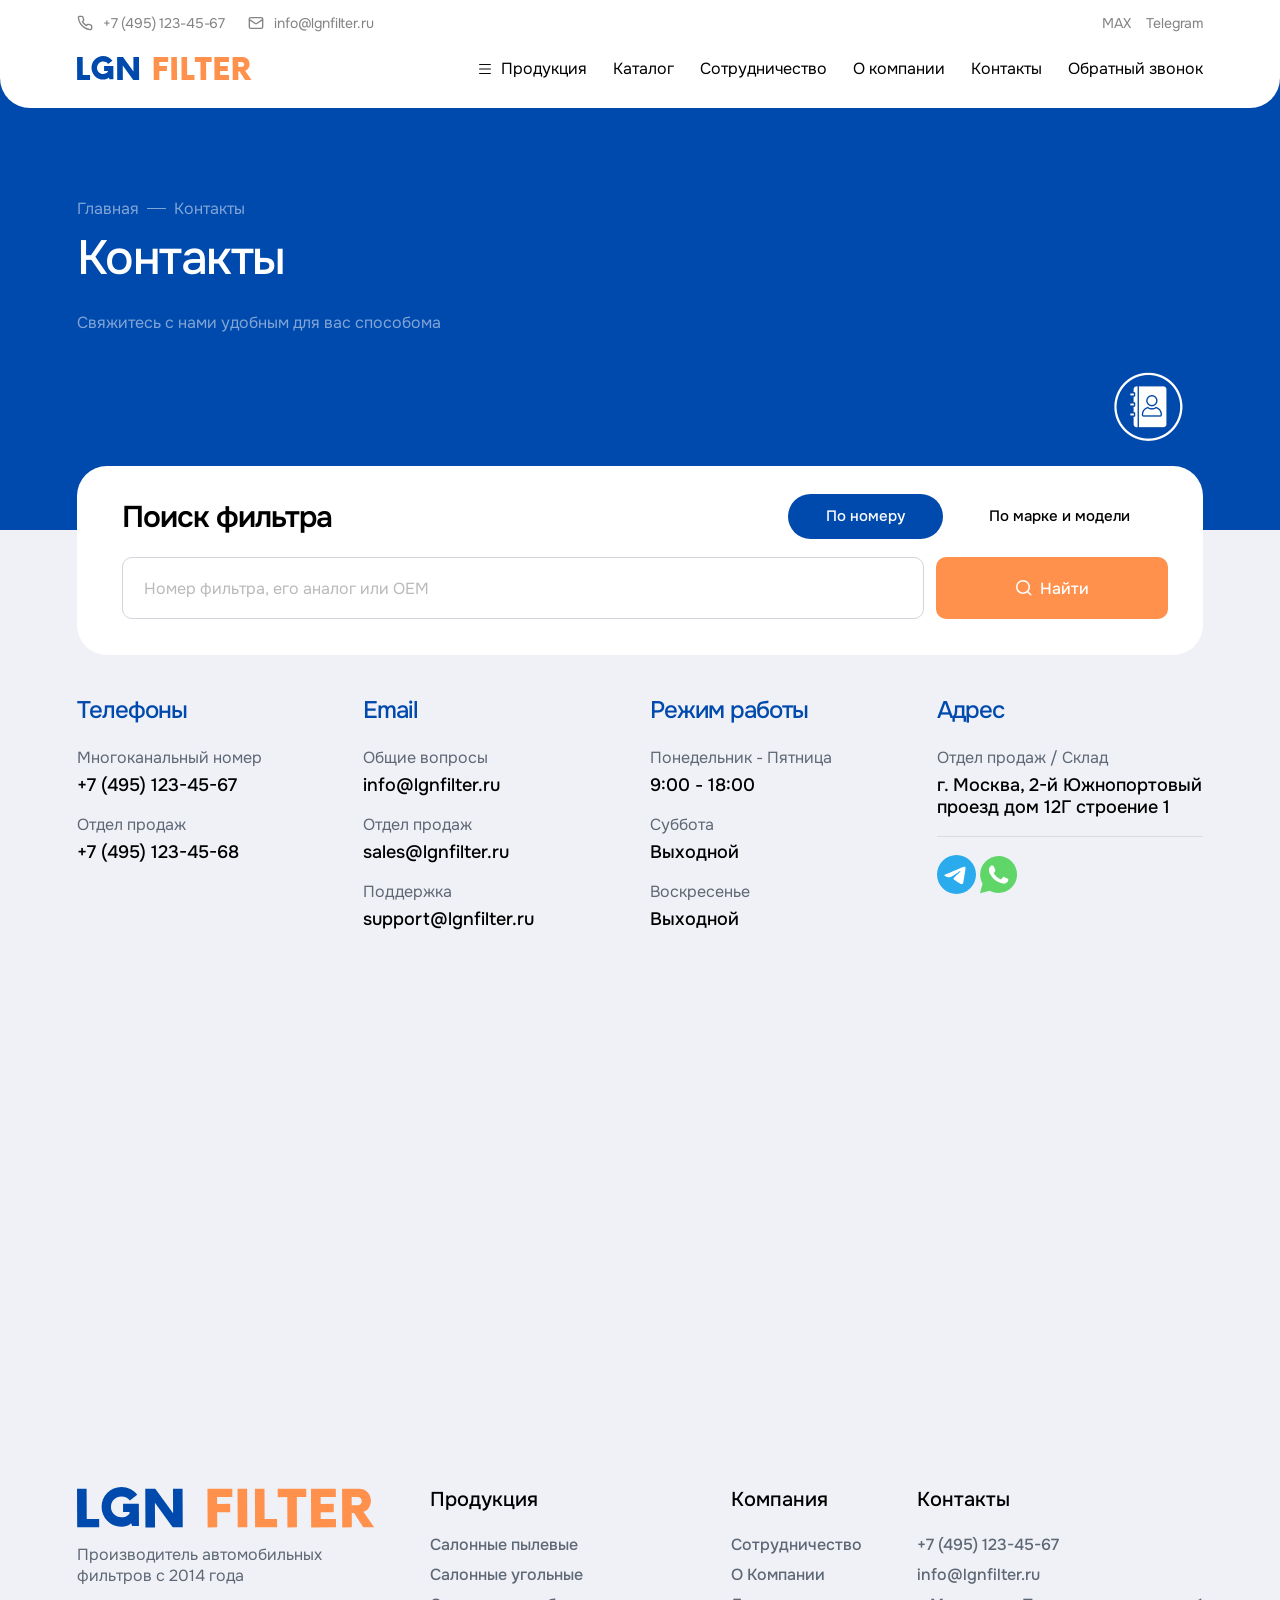
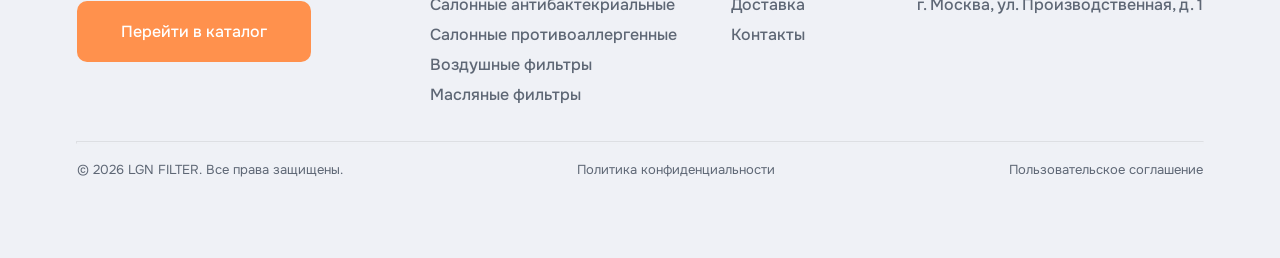
<file: html/contacts.html>
﻿<!DOCTYPE html>
<html lang="ru">
<head>
    <meta charset="UTF-8">
    <meta name="viewport" content="width=device-width, initial-scale=1.0">
    <link rel="stylesheet" href="../css/style.css">
    <link rel="stylesheet" href="../css/header.css">
    <link rel="stylesheet" href="../css/footer.css">
    <link rel="stylesheet" href="../css/first-section.css">
    <link rel="stylesheet" href="../css/search.css">
    <link rel="stylesheet" href="../css/contacts.css">
    <title>Контакты</title>
</head>
<body>

  <header class="header">
    <div class="header-content-wrapper">

      <div class="header-first-line">

        <div class="header-tel-email-wrapper">
          <div class="btn header-tel-link-wrapper">
            <img src="../src/header/header_tel_img.svg" class="header-tel-img">
            <p class="header-tel-text">+7 (495) 123-45-67</p>
          </div>
          <div class="btn header-email-link-wrapper">
            <img src="../src/header/header_email_img.svg" class="header-email-img">
            <p class="header-email-text">info@lgnfilter.ru</p>
          </div>
        </div>

        <div class="header-social-network">
          <p class="btn header-social-network-link-max">MAX</p>
          <p class="btn header-social-network-link-telegram">Telegram</p>
        </div>

      </div>

      <div class="header-second-line">

        
        <div class="header-logo-wrapper">
          <div class="btn header-burger">
            <img src="../src/header/burger.svg" class="hedaer-burger__img">
          </div>
          <img src="../src/header/header-logo.svg" class="btn header-logo-img">
        </div>

        <div class="header-links-pages-wrapper">
          <div class="header-link-catalog-wrapper">
            <div class="btn link-catalog__text">
              <svg class="header-burger-desktop" width="12" height="10" viewBox="0 0 12 10" fill="none" xmlns="http://www.w3.org/2000/svg">
                <path d="M0.372303 10C0.26657 10 0.178212 9.95414 0.107227 9.86242C0.0362421 9.77069 0.000501497 9.65778 5.09996e-06 9.52367C-0.000491297 9.38957 0.0352493 9.27697 0.107227 9.18588C0.179204 9.09479 0.267563 9.04956 0.372303 9.05019H11.5412C11.647 9.05019 11.7353 9.09574 11.8063 9.18683C11.8778 9.27792 11.9135 9.39083 11.9135 9.52557C11.9135 9.66031 11.8778 9.77291 11.8063 9.86336C11.7348 9.95382 11.6465 9.99905 11.5412 9.99905L0.372303 10ZM0.372303 5.47395C0.26657 5.47395 0.178212 5.42841 0.107227 5.33732C0.0362421 5.24623 0.000501497 5.13331 5.09996e-06 4.99858C-0.000491297 4.86384 0.0352493 4.75124 0.107227 4.66078C0.179204 4.57033 0.267563 4.5251 0.372303 4.5251H11.5412C11.647 4.5251 11.7353 4.57064 11.8063 4.66173C11.8773 4.75282 11.913 4.86574 11.9135 5.00047C11.914 5.13521 11.8783 5.24781 11.8063 5.33827C11.7343 5.42873 11.646 5.47395 11.5412 5.47395H0.372303ZM0.372303 0.947908C0.26657 0.947908 0.178212 0.902679 0.107227 0.812221C0.0357457 0.721131 5.09996e-06 0.608217 5.09996e-06 0.47348C5.09996e-06 0.338742 0.0357457 0.226144 0.107227 0.135687C0.178708 0.045229 0.267067 0 0.372303 0H11.5412C11.647 0 11.7353 0.0455452 11.8063 0.136635C11.8773 0.227726 11.913 0.340007 11.9135 0.47348C11.914 0.606952 11.8783 0.71955 11.8063 0.811272C11.7343 0.902995 11.646 0.94854 11.5412 0.947908H0.372303Z" fill="#0A0A0A"/>
              </svg>
              <p class="header-link-catalog">Продукция</p>
            </div>
            <div class="header__menu-wrapper">
              <button type="button" class="btn menu-wrapper__item">
                <p class="menu-wrapper__item-text">
                  Салонный фильтр пылевой    
                </p>
              </button>
              <button type="button" class="btn menu-wrapper__item">
                <p class="menu-wrapper__item-text">
                  Салонные фильтры угольные    
                </p>
              </button>
              <button type="button" class="btn menu-wrapper__item">
                <p class="menu-wrapper__item-text">
                  Салонные фильтры антибактериальные    
                </p>
              </button>
              <button type="button" class="btn menu-wrapper__item">
                <p class="menu-wrapper__item-text">
                  Салонные фильтры угольные противоалергенные
                </p>
              </button>
              <button type="button" class="btn menu-wrapper__item">
                <p class="menu-wrapper__item-text">
                  Воздушные фильтры  
                </p>
              </button>
              <button type="button" class="btn menu-wrapper__item">
                <p class="menu-wrapper__item-text">
                  Масляные фильтры  
                </p>
              </button>
            </div>
          </div>
          <p class="btn header-link-product">Каталог</p>
          <p class="btn header-link-partnership">Сотрудничество</p>
          <p class="btn header-link-about">О компании</p>
          <p class="btn header-link-contacts">Контакты</p>
          <p class="btn header-link-form">Обратный звонок</p>
        </div>

        <button type="button" class="btn header-button__form">
          Оставить заявку
        </button>
      </div>
    </div>
  </header>

  <main>

    <div class="first-section">
      <div class="first-section__content">
        <div class="first-section__title-wrapper">

          <div class="first-section__breadcrumbs">
            <p class="breadcrumbs__text">
              Главная
            </p>
            <hr class="breadcrumbs__devider">
            <p class="breadcrumbs__text">
              Контакты
            </p>
          </div>
          <h1 class="letter-spacing--title first-section__title">
            Контакты
          </h1>
        </div>
        <p class="first-section__description">
          Свяжитесь с нами удобным для вас способомa
        </p>
        <img src="../src/contsacts/back-icon.png" class="background-icon">
      </div>
      <!-- <img src="../src/background-png.png" class="background-png"> -->
      <!-- <div class="background-img-png-wrapper">
        <img src="../src/contsacts/background-img.png" class="background-png">
      </div>
      <img src="../src/catalog/background_svg.svg" class="background-svg-lines"> -->
    </div>

    <div class="second-section">

      <div class="search-wrapper">
        <div class="search-wrapper-up">
          <div class="label-wrapper">
            <p class="letter-spacing--text search-label">Поиск фильтра</p>
          </div>
          <div class="search-buttons-wrapper">
            <button type="button" class="btn btn-search-number"> 
              По номеру
            </button>
            <button type="button" class="btn btn-search-auto"> 
              По марке и модели
            </button>
          </div>
        </div>

        <div class="search-wrapper-down">

            <form action="" method="get" autocomplete="off" class="search-by-number">
              <input
                class="search-input"
                type="text"
                placeholder="Номер фильтра, его аналог или OEM"
                value=""
                autocomplete="off"
              />
            </form>

            <form action="" method="get" autocomplete="off" class="search-by-auto">
              <div class="search-input-car-brend">
                <input
                  class="search-input"
                  type="text"
                  placeholder="Выберите марку"
                  value=""
                  autocomplete="off"
                />
                <svg class="search-input-car-brend-arrow" width="12" height="7" viewBox="0 0 12 7" fill="none" xmlns="http://www.w3.org/2000/svg">
                  <path d="M1 0.999999L6 6L11 1" stroke="#6A7282" stroke-width="2" stroke-linecap="round" stroke-linejoin="round"/>
                </svg>
              </div>

              <div class="search-input-car-model">
                <input
                  class="search-input"
                  type="text"
                  placeholder="Выберите модель"
                  value=""
                  autocomplete="off"
                />
                <svg class="search-input-car-model-arrow" width="12" height="7" viewBox="0 0 12 7" fill="none" xmlns="http://www.w3.org/2000/svg">
                  <path d="M1 0.999999L6 6L11 1" stroke="#6A7282" stroke-width="2" stroke-linecap="round" stroke-linejoin="round"/>
                </svg>
              </div>

            </form>

            <button type="button" class="btn btn-search-enter"> 
              <svg width="16" height="16" viewBox="0 0 16 16" fill="none" xmlns="http://www.w3.org/2000/svg">
                <path d="M14.75 14.75L11.3721 11.3721M11.3721 11.3721C11.9499 10.7944 12.4083 10.1084 12.721 9.35349C13.0337 8.59856 13.1946 7.78944 13.1946 6.97231C13.1946 6.15519 13.0337 5.34606 12.721 4.59114C12.4083 3.83621 11.9499 3.15027 11.3721 2.57247C10.7944 1.99468 10.1084 1.53635 9.35349 1.22365C8.59856 0.910945 7.78944 0.75 6.97231 0.75C6.15519 0.75 5.34606 0.910945 4.59114 1.22365C3.83621 1.53635 3.15027 1.99468 2.57247 2.57247C1.40556 3.73938 0.75 5.32205 0.75 6.97231C0.75 8.62257 1.40556 10.2052 2.57247 11.3721C3.73938 12.5391 5.32205 13.1946 6.97231 13.1946C8.62257 13.1946 10.2052 12.5391 11.3721 11.3721Z" stroke="white" stroke-width="1.5" stroke-linecap="round" stroke-linejoin="round"/>
              </svg>
              Найти
            </button>
        </div>
      </div>

      <div class="contacts-methods-wrapper">
        <div class="info-section-contacts">
  
          <div class="contacts">
            <p class="letter-spacing--text contacts__label">Телефоны</p>
            <div class="contacts__item">
  
              <div class="contact-method">
                <p class="contact-method__label">Многоканальный номер</p>
                <p class="contact-method__description">+7 (495) 123-45-67</p>
              </div>
  
              <div class="contact-method">
                <p class="contact-method__label">Отдел продаж</p>
                <p class="contact-method__description">+7 (495) 123-45-68</p>
              </div>
  
            </div>
          </div>
          
          <div class="contacts">
            <p class="letter-spacing--text contacts__label">Email</p>
            <div class="contacts__item">
  
              <div class="contact-method">
                <p class="contact-method__label">Общие вопросы</p>
                <p class="contact-method__description">info@lgnfilter.ru</p>
              </div>
  
              <div class="contact-method">
                <p class="contact-method__label">Отдел продаж</p>
                <p class="contact-method__description">sales@lgnfilter.ru</p>
              </div>

              <div class="contact-method">
                <p class="contact-method__label">Поддержка</p>
                <p class="contact-method__description">support@lgnfilter.ru</p>
              </div>
  
            </div>
          </div>
          <div class="contacts">
            <p class="letter-spacing--text contacts__label">Режим работы</p>
            <div class="contacts__item">
  
              <div class="contact-method">
                <p class="contact-method__label">Понедельник - Пятница</p>
                <p class="contact-method__description">9:00 - 18:00</p>
              </div>
  
              <div class="contact-method">
                <p class="contact-method__label">Суббота</p>
                <p class="contact-method__description">Выходной</p>
              </div>

              <div class="contact-method">
                <p class="contact-method__label">Воскресенье</p>
                <p class="contact-method__description">Выходной</p>
              </div>
  
            </div>
          </div>
          <div class="contacts">
            <p class="letter-spacing--text contacts__label">Адрес</p>
            <div class="contacts__item">
  
              <div class="contact-method">
                <p class="contact-method__label">Отдел продаж / Склад</p>
                <p class="contact-method__description">г. Москва, 2-й Южнопортовый проезд дом 12Г строение 1</p>
              </div>  

              <hr class="contacts__devider">

              <div class="contacts__links-social">
                <button class="btn" class="btn">
                  <svg width="39" height="39" viewBox="0 0 39 39" fill="none" xmlns="http://www.w3.org/2000/svg">
                    <path d="M19.5 0C14.3295 0 9.36609 2.05573 5.71289 5.71137C2.05595 9.36848 0.00104644 14.3282 0 19.5C0 24.6696 2.05664 29.633 5.71289 33.2886C9.36609 36.9443 14.3295 39 19.5 39C24.6705 39 29.6339 36.9443 33.2871 33.2886C36.9434 29.633 39 24.6696 39 19.5C39 14.3304 36.9434 9.36701 33.2871 5.71137C29.6339 2.05573 24.6705 0 19.5 0Z" fill="url(#paint0_linear_2012_2708)"/>
                    <path d="M8.8276 19.2941C14.5131 16.8176 18.3034 15.1848 20.1985 14.3959C25.6159 12.1434 26.7402 11.7521 27.4745 11.7389C27.636 11.7363 27.9955 11.7762 28.2301 11.9659C28.4251 12.1258 28.4799 12.3422 28.5074 12.4941C28.5317 12.6458 28.5653 12.9916 28.5378 13.2616C28.2453 16.345 26.9748 23.8275 26.3289 27.2811C26.0577 28.7424 25.5184 29.2324 24.9974 29.2802C23.8639 29.3844 23.0047 28.5319 21.9078 27.8131C20.1924 26.6879 19.2235 25.9877 17.5569 24.89C15.6313 23.6212 16.8805 22.9238 17.9774 21.7843C18.2638 21.486 23.2546 16.9477 23.349 16.536C23.3612 16.4845 23.3734 16.2926 23.2576 16.1914C23.1449 16.09 22.9773 16.1247 22.8554 16.1521C22.6817 16.1911 19.9426 18.0034 14.6288 21.5887C13.8519 22.1231 13.1481 22.3836 12.5143 22.3699C11.8196 22.355 10.479 21.9762 9.48268 21.6527C8.26393 21.2556 7.29198 21.0457 7.37729 20.3714C7.41994 20.0204 7.9044 19.6612 8.8276 19.2941Z" fill="white"/>
                    <defs>
                    <linearGradient id="paint0_linear_2012_2708" x1="1950" y1="0" x2="1950" y2="3900" gradientUnits="userSpaceOnUse">
                    <stop stop-color="#2AABEE"/>
                    <stop offset="1" stop-color="#229ED9"/>
                    </linearGradient>
                    </defs>
                  </svg>
                </button>
                <button class="btn" class="btn">
                  <svg width="38" height="38" viewBox="0 0 38 38" fill="none" xmlns="http://www.w3.org/2000/svg">
                    <path d="M0.154506 18.4514C0.153606 21.703 1.00324 24.878 2.6188 27.6766L0 37.2382L9.78517 34.6725C12.4916 36.1459 15.524 36.9179 18.6055 36.9181H18.6136C28.7862 36.9181 37.067 28.6403 37.0713 18.4659C37.0733 13.5357 35.155 8.8996 31.6698 5.41166C28.1852 1.92403 23.5507 0.00231112 18.6129 6.10352e-05C8.43902 6.10352e-05 0.158856 8.27737 0.154656 18.4514" fill="url(#paint0_linear_2012_2711)"/>
                    <path d="M13.8371 10.4548C13.4792 9.65928 13.1025 9.64323 12.7621 9.62928C12.4834 9.61728 12.1648 9.61818 11.8465 9.61818C11.5279 9.61818 11.0102 9.73803 10.5727 10.2158C10.1346 10.694 8.90039 11.8497 8.90039 14.2001C8.90039 16.5505 10.6124 18.8222 10.8511 19.1413C11.09 19.4597 14.1561 24.4375 19.0121 26.3525C23.0479 27.9439 23.8692 27.6274 24.745 27.5476C25.6211 27.4681 27.5717 26.3923 27.9697 25.2767C28.368 24.1612 28.368 23.2051 28.2486 23.0053C28.1292 22.8062 27.8106 22.6867 27.3328 22.4479C26.855 22.2091 24.5061 21.0531 24.0682 20.8937C23.6302 20.7343 23.3117 20.6548 22.9931 21.1332C22.6745 21.6108 21.7596 22.6867 21.4808 23.0053C21.2022 23.3246 20.9233 23.3644 20.4457 23.1254C19.9677 22.8857 18.429 22.3819 16.6036 20.7544C15.1834 19.4881 14.2245 17.9243 13.9458 17.4459C13.6671 16.9683 13.916 16.7094 14.1555 16.4713C14.3702 16.2573 14.6335 15.9135 14.8726 15.6346C15.1108 15.3556 15.1903 15.1565 15.3496 14.8379C15.509 14.519 15.4292 14.24 15.31 14.001C15.1903 13.7621 14.2619 11.3993 13.8371 10.4548Z" fill="white"/>
                    <defs>
                    <linearGradient id="paint0_linear_2012_2711" x1="1853.57" y1="3723.82" x2="1853.57" y2="6.10352e-05" gradientUnits="userSpaceOnUse">
                    <stop stop-color="#1FAF38"/>
                    <stop offset="1" stop-color="#60D669"/>
                    </linearGradient>
                    </defs>
                  </svg>
                </button>
              </div>

            </div>
          </div>

  
        </div>
      </div>

      <div class="map-wrapper">
       <iframe src="https://yandex.ru/map-widget/v1/?um=constructor%3A831c2fd5efe0603c71955525c8468a784f78213b78c9f60013f3fc0a597319c2&amp;source=constructor" width="100%" height="405" frameborder="0"></iframe>
      </div>

    </div>

  </main>

  <footer class="footer">
      <div class="footer-content-wrapper">

        <div class="footer-first-line">

          <div class="footer-logo-catalog-column">
            <img src="../src/header/header-logo.svg" class="footer-logo">
            <p class="footer-label">Производитель автомобильных фильтров с 2014 года</p>
            <button type="button" class="btn footer-btn-catalog">
              Перейти в каталог
            </button>
          </div>

          <div class="footer-products-column">
            <p class="btn footer-column-label">Продукция</p>
            <div class="footer-column-chapters-wrapper">
              <p class="btn no-transform-btn">Салонные пылевые</p>
              <p class="btn no-transform-btn">Салонные угольные</p>
              <p class="btn no-transform-btn">Салонные антибактекриальные</p>
              <p class="btn no-transform-btn">Салонные противоаллергенные</p>
              <p class="btn no-transform-btn">Воздушные фильтры</p>
              <p class="btn no-transform-btn">Масляные фильтры</p>
            </div>
          </div>

          <div class="footer-company-column">
            <p class="btn footer-column-label">Компания</p>
            <div class="footer-column-chapters-wrapper">
              <p class="btn no-transform-btn">Сотрудничество</p>
              <p class="btn no-transform-btn">О Компании</p>
              <p class="btn no-transform-btn">Доставка</p>
              <p class="btn no-transform-btn">Контакты</p>
            </div>
          </div>

          <div class="footer-contacts-column">
            <p class="btn footer-column-label">Контакты</p>
            <div class="footer-column-chapters-wrapper">
              <p class="btn no-transform-btn">+7 (495) 123-45-67</p>
              <p class="btn no-transform-btn">info@lgnfilter.ru</p>
              <p class="btn no-transform-btn">г. Москва, ул. Производственная, д. 1</p>
            </div>
          </div>

        </div>

        <hr class="devider">

        <div class="footer-second-line">
          <p>© 2026 LGN FILTER. Все права защищены.</p>
          <p>Политика конфиденциальности</p>
          <p>Пользовательское соглашение</p>
        </div>
      </div>
    </footer>

  <div class="menu">
    <div class="menu__content">
      <div class="menu__items">
        <img src="../src/header/close_menu.svg" class="btn menu__close">
        <div class="btn menu__item--products">
          <p class="menu__item">Продукция</p>
          <svg class="menu__item-arrow" width="4" height="7" viewBox="0 0 4 7" fill="none" xmlns="http://www.w3.org/2000/svg">
            <path d="M0.5 6.5L3.5 3.5L0.5 0.5" stroke="#000000" stroke-linecap="round" stroke-linejoin="round"/>
          </svg>
        </div>
        <div class="menu__second-level">
          <button type="button" class="btn menu__item">
              Салонный фильтр пылевой    
          </button>
          <button type="button" class="btn menu__item">
              Салонные фильтры угольные    
          </button>
          <button type="button" class="btn menu__item">
              Салонные фильтры антибактериальные    
          </button>
          <button type="button" class="btn menu__item">
              Салонные фильтры угольные противоалергенные
          </button>
          <button type="button" class="btn menu__item">
              Воздушные фильтры  
          </button>
          <button type="button" class="btn menu__item">
              Масляные фильтры  
          </button>

        </div>
        <p class="btn menu__item">Каталог</p>
        <p class="btn menu__item">Сотрудничество</p>
        <p class="btn menu__item">О компании</p>
        <p class="btn menu__item">Контакты</p>
      </div>
      <div class="menu__contacts">
        <button type="button" class="btn menu__btn" style="background-color: var(--orange-color);">
          +7 (495) 123-45-67
        </button>
        <button type="button" class="btn menu__btn" style="background-color: var(--orange-color);">
          info@lgnfilter.ru
        </button>
        <button type="button" class="btn menu__btn" style="background-color: var(--blue-color);;">
          MAX
        </button>
        <button type="button" class="btn menu__btn" style="background-color: var(--blue-color);">
          Telegram
        </button>
        <button type="button" class="btn menu__btn" style="background-color: var(--orange-color);">
          Оставить заявку
        </button>
      </div>
    </div>
  </div>
  <script src="../js/openHeaderMenuMob.js"></script>

  <script src="../js/main/search/inputLogic.js"></script>
  <script src="../js/openHeaderMenu.js"></script>

</body>
</html>
</file>
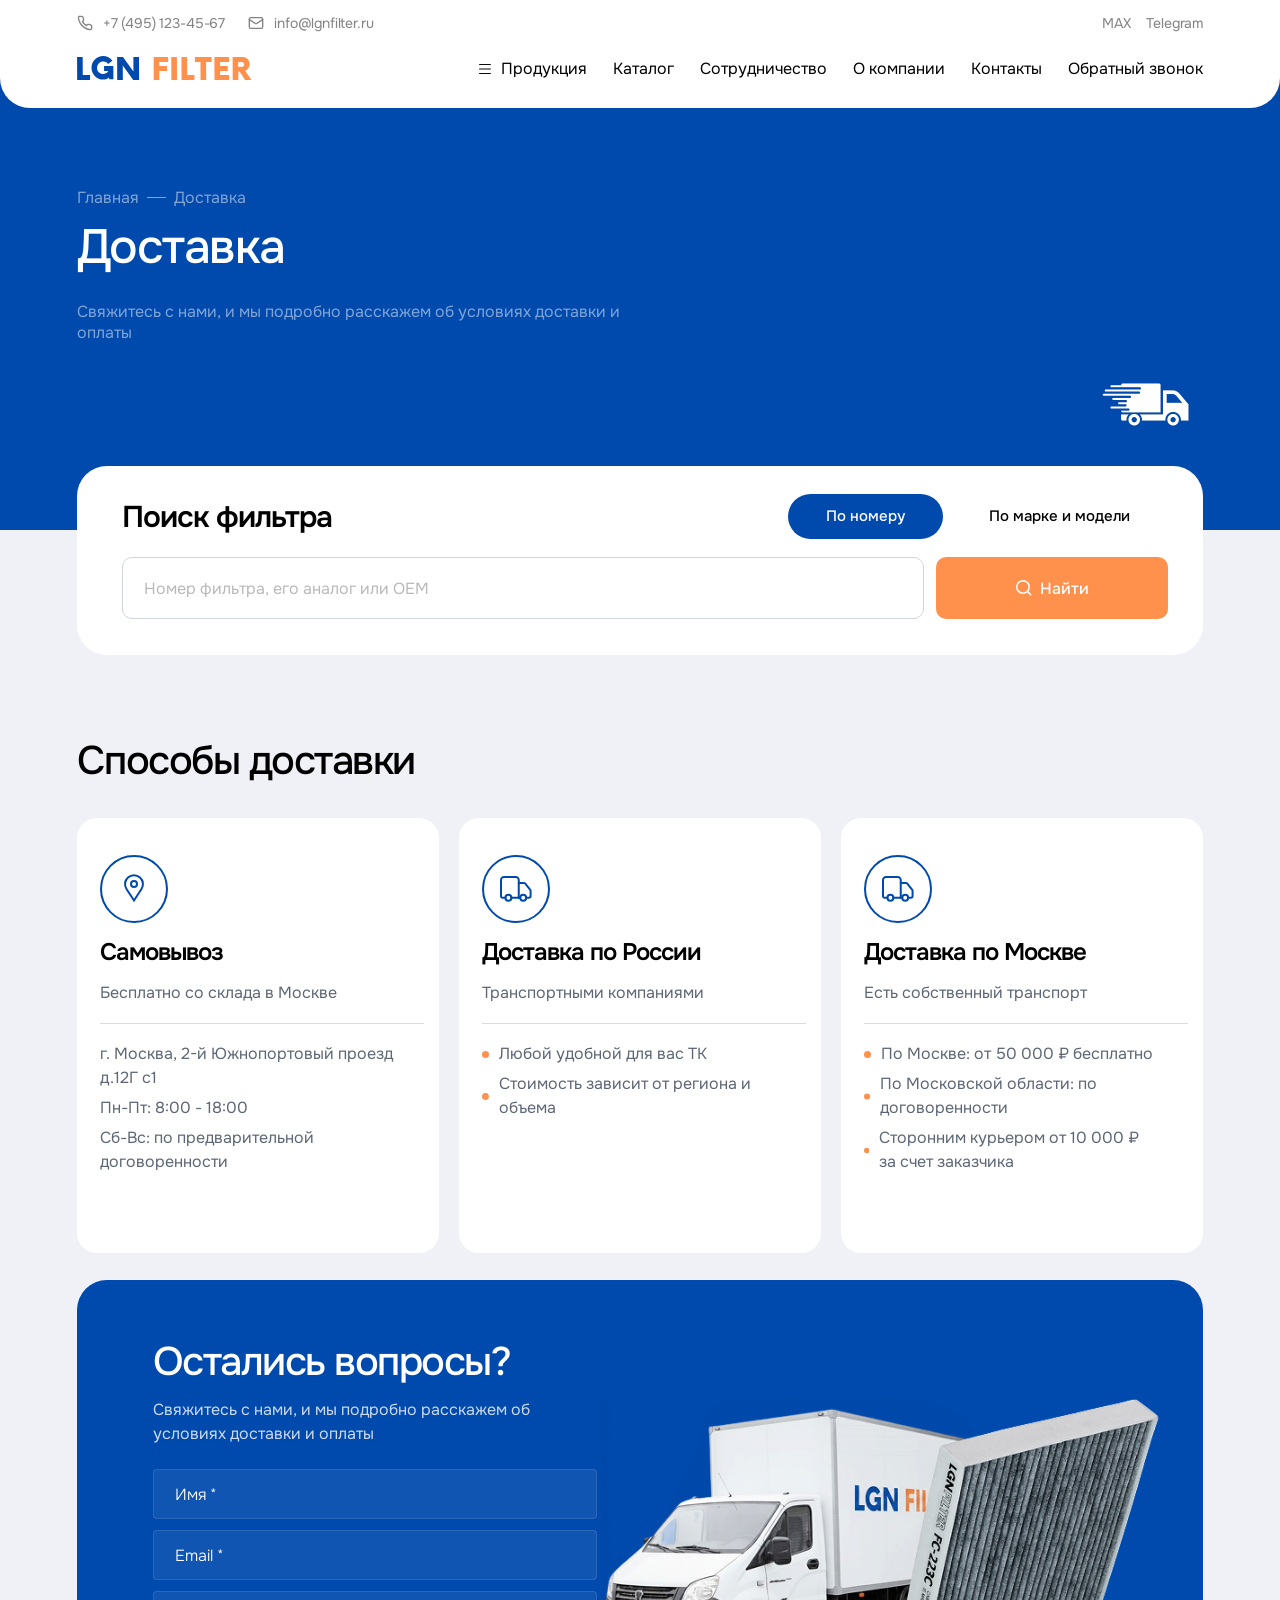
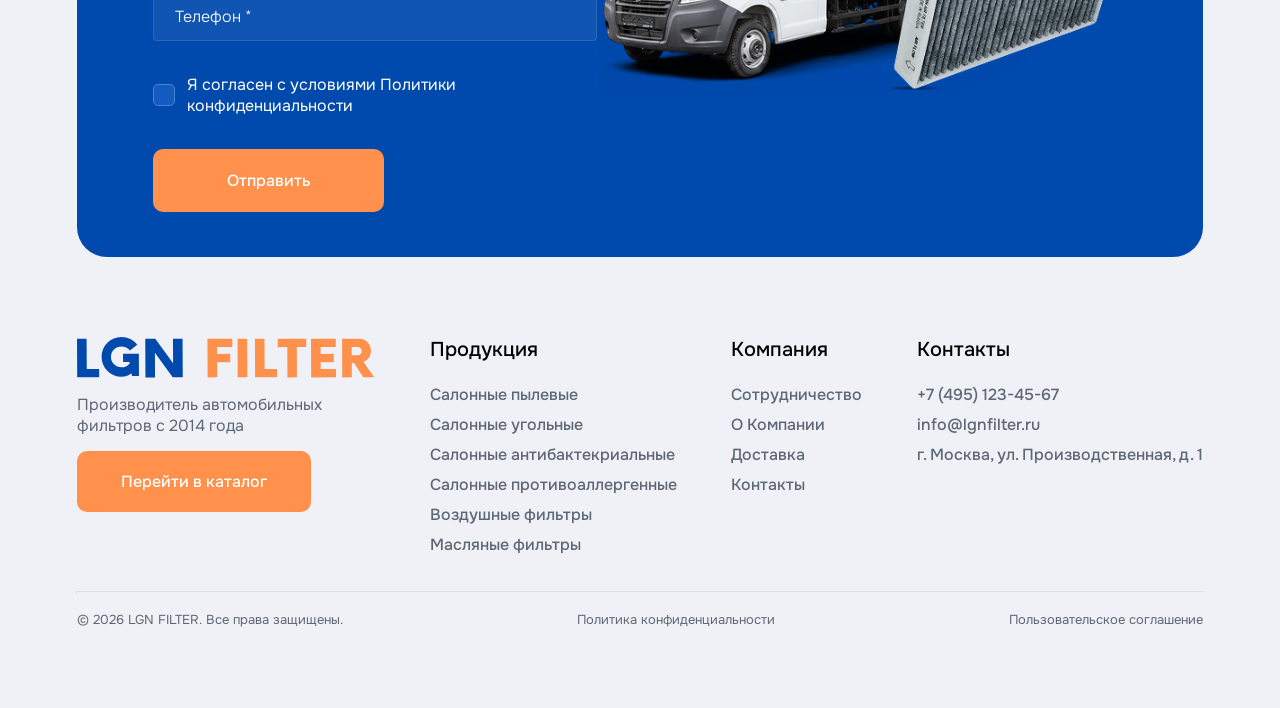
<file: html/delivery.html>
﻿<!DOCTYPE html>
<html lang="ru">
<head>
    <meta charset="UTF-8">
    <meta name="viewport" content="width=device-width, initial-scale=1.0">
    <link rel="stylesheet" href="../css/style.css">
    <link rel="stylesheet" href="../css/header.css">
    <link rel="stylesheet" href="../css/footer.css">
    <link rel="stylesheet" href="../css/first-section.css">
    <link rel="stylesheet" href="../css/search.css">
    <link rel="stylesheet" href="../css/form.css">
    <link rel="stylesheet" href="../css/category.css">
    <link rel="stylesheet" href="../css/delivery.css">
    <title>Продукция</title>
</head>
<body>

  <header class="header">
    <div class="header-content-wrapper">

      <div class="header-first-line">

        <div class="header-tel-email-wrapper">
          <div class="btn header-tel-link-wrapper">
            <img src="../src/header/header_tel_img.svg" class="header-tel-img">
            <p class="header-tel-text">+7 (495) 123-45-67</p>
          </div>
          <div class="btn header-email-link-wrapper">
            <img src="../src/header/header_email_img.svg" class="header-email-img">
            <p class="header-email-text">info@lgnfilter.ru</p>
          </div>
        </div>

        <div class="header-social-network">
          <p class="btn header-social-network-link-max">MAX</p>
          <p class="btn header-social-network-link-telegram">Telegram</p>
        </div>

      </div>

      <div class="header-second-line">

        
        <div class="header-logo-wrapper">
          <div class="btn header-burger">
            <img src="../src/header/burger.svg" class="hedaer-burger__img">
          </div>
          <img src="../src/header/header-logo.svg" class="btn header-logo-img">
        </div>

        <div class="header-links-pages-wrapper">
          <div class="header-link-catalog-wrapper">
            <div class="btn link-catalog__text">
              <svg class="header-burger-desktop" width="12" height="10" viewBox="0 0 12 10" fill="none" xmlns="http://www.w3.org/2000/svg">
                <path d="M0.372303 10C0.26657 10 0.178212 9.95414 0.107227 9.86242C0.0362421 9.77069 0.000501497 9.65778 5.09996e-06 9.52367C-0.000491297 9.38957 0.0352493 9.27697 0.107227 9.18588C0.179204 9.09479 0.267563 9.04956 0.372303 9.05019H11.5412C11.647 9.05019 11.7353 9.09574 11.8063 9.18683C11.8778 9.27792 11.9135 9.39083 11.9135 9.52557C11.9135 9.66031 11.8778 9.77291 11.8063 9.86336C11.7348 9.95382 11.6465 9.99905 11.5412 9.99905L0.372303 10ZM0.372303 5.47395C0.26657 5.47395 0.178212 5.42841 0.107227 5.33732C0.0362421 5.24623 0.000501497 5.13331 5.09996e-06 4.99858C-0.000491297 4.86384 0.0352493 4.75124 0.107227 4.66078C0.179204 4.57033 0.267563 4.5251 0.372303 4.5251H11.5412C11.647 4.5251 11.7353 4.57064 11.8063 4.66173C11.8773 4.75282 11.913 4.86574 11.9135 5.00047C11.914 5.13521 11.8783 5.24781 11.8063 5.33827C11.7343 5.42873 11.646 5.47395 11.5412 5.47395H0.372303ZM0.372303 0.947908C0.26657 0.947908 0.178212 0.902679 0.107227 0.812221C0.0357457 0.721131 5.09996e-06 0.608217 5.09996e-06 0.47348C5.09996e-06 0.338742 0.0357457 0.226144 0.107227 0.135687C0.178708 0.045229 0.267067 0 0.372303 0H11.5412C11.647 0 11.7353 0.0455452 11.8063 0.136635C11.8773 0.227726 11.913 0.340007 11.9135 0.47348C11.914 0.606952 11.8783 0.71955 11.8063 0.811272C11.7343 0.902995 11.646 0.94854 11.5412 0.947908H0.372303Z" fill="#0A0A0A"/>
              </svg>
              <p class="header-link-catalog">Продукция</p>
            </div>
            <div class="header__menu-wrapper">
              <button type="button" class="btn menu-wrapper__item">
                <p class="menu-wrapper__item-text">
                  Салонный фильтр пылевой    
                </p>
              </button>
              <button type="button" class="btn menu-wrapper__item">
                <p class="menu-wrapper__item-text">
                  Салонные фильтры угольные    
                </p>
              </button>
              <button type="button" class="btn menu-wrapper__item">
                <p class="menu-wrapper__item-text">
                  Салонные фильтры антибактериальные    
                </p>
              </button>
              <button type="button" class="btn menu-wrapper__item">
                <p class="menu-wrapper__item-text">
                  Салонные фильтры угольные противоалергенные
                </p>
              </button>
              <button type="button" class="btn menu-wrapper__item">
                <p class="menu-wrapper__item-text">
                  Воздушные фильтры  
                </p>
              </button>
              <button type="button" class="btn menu-wrapper__item">
                <p class="menu-wrapper__item-text">
                  Масляные фильтры  
                </p>
              </button>
            </div>
          </div>
          <p class="btn header-link-product">Каталог</p>
          <p class="btn header-link-partnership">Сотрудничество</p>
          <p class="btn header-link-about">О компании</p>
          <p class="btn header-link-contacts">Контакты</p>
          <p class="btn header-link-form">Обратный звонок</p>
        </div>

        <button type="button" class="btn header-button__form">
          Оставить заявку
        </button>
      </div>
    </div>
  </header>

  <main>

    <div class="first-section">
      <div class="first-section__content">
        <div class="first-section__title-wrapper">

          <div class="first-section__breadcrumbs">
            <p class="breadcrumbs__text">
              Главная
            </p>
            <hr class="breadcrumbs__devider">
            <p class="breadcrumbs__text">
              Доставка
            </p>
          </div>
          <h1 class="letter-spacing--title first-section__title">
            Доставка
          </h1>
        </div>
        <p class="first-section__description">
          Свяжитесь с нами, и мы подробно расскажем об условиях доставки и оплаты
        </p>
        <img src="../src/delivery/back-icon.png" class="background-icon">
      </div>
      <!-- <img src="../src/background-png.png" class="background-png"> -->
      <!-- <div class="background-img-png-wrapper">
        <img src="../src/delivery/background-img.png" class="background-png">
      </div>
      <img src="../src/catalog/background_svg.svg" class="background-svg-lines"> -->
    </div>

    <div class="second-section">

      <div class="search-wrapper">
        <div class="search-wrapper-up">
          <div class="label-wrapper">
            <p class="letter-spacing--text search-label">Поиск фильтра</p>
          </div>
          <div class="search-buttons-wrapper">
            <button type="button" class="btn btn-search-number"> 
              По номеру
            </button>
            <button type="button" class="btn btn-search-auto"> 
              По марке и модели
            </button>
          </div>
        </div>

        <div class="search-wrapper-down">

            <form action="" method="get" autocomplete="off" class="search-by-number">
              <input
                class="search-input"
                type="text"
                placeholder="Номер фильтра, его аналог или OEM"
                value=""
                autocomplete="off"
              />
            </form>

            <form action="" method="get" autocomplete="off" class="search-by-auto">
              <div class="search-input-car-brend">
                <input
                  class="search-input"
                  type="text"
                  placeholder="Выберите марку"
                  value=""
                  autocomplete="off"
                />
                <svg class="search-input-car-brend-arrow" width="12" height="7" viewBox="0 0 12 7" fill="none" xmlns="http://www.w3.org/2000/svg">
                  <path d="M1 0.999999L6 6L11 1" stroke="#6A7282" stroke-width="2" stroke-linecap="round" stroke-linejoin="round"/>
                </svg>
              </div>

              <div class="search-input-car-model">
                <input
                  class="search-input"
                  type="text"
                  placeholder="Выберите модель"
                  value=""
                  autocomplete="off"
                />
                <svg class="search-input-car-model-arrow" width="12" height="7" viewBox="0 0 12 7" fill="none" xmlns="http://www.w3.org/2000/svg">
                  <path d="M1 0.999999L6 6L11 1" stroke="#6A7282" stroke-width="2" stroke-linecap="round" stroke-linejoin="round"/>
                </svg>
              </div>

            </form>

            <button type="button" class="btn btn-search-enter"> 
              <svg width="16" height="16" viewBox="0 0 16 16" fill="none" xmlns="http://www.w3.org/2000/svg">
                <path d="M14.75 14.75L11.3721 11.3721M11.3721 11.3721C11.9499 10.7944 12.4083 10.1084 12.721 9.35349C13.0337 8.59856 13.1946 7.78944 13.1946 6.97231C13.1946 6.15519 13.0337 5.34606 12.721 4.59114C12.4083 3.83621 11.9499 3.15027 11.3721 2.57247C10.7944 1.99468 10.1084 1.53635 9.35349 1.22365C8.59856 0.910945 7.78944 0.75 6.97231 0.75C6.15519 0.75 5.34606 0.910945 4.59114 1.22365C3.83621 1.53635 3.15027 1.99468 2.57247 2.57247C1.40556 3.73938 0.75 5.32205 0.75 6.97231C0.75 8.62257 1.40556 10.2052 2.57247 11.3721C3.73938 12.5391 5.32205 13.1946 6.97231 13.1946C8.62257 13.1946 10.2052 12.5391 11.3721 11.3721Z" stroke="white" stroke-width="1.5" stroke-linecap="round" stroke-linejoin="round"/>
              </svg>
              Найти
            </button>

        </div>
      </div>

      <div class="info-delivery">
        <p class="letter-spacing--title info-delivery__title">Способы доставки</p>
        <div class="info-delivery__methods">

          <div class="method-card">

            <div class="method-card__header">
              <img src="../src/delivery/pickup.svg" class="method-card__img">
              <div class="method-card__text">
                <p class="letter-spacing--text method-card__title">Самовывоз</p>
                <p class="method-card__description">Бесплатно со склада в Москве</p>
              </div>
            </div>

            <hr class="method-card__devider">

            <div class="method-card__content">
              <div class="method-card__advantage">
                <span class="method-card__advantage-text">г. Москва, 2-й Южнопортовый проезд д.12Г с1</span>
              </div>
              <div class="method-card__advantage">
                <span class="method-card__advantage-text">Пн-Пт: 8:00 - 18:00</span>
              </div>
              <div class="method-card__advantage">
                <span class="method-card__advantage-text">Сб-Вс: по предварительной договоренности </span>
              </div>
            </div>

          </div>

          <div class="method-card">

            <div class="method-card__header">
              <img src="../src/delivery/car.svg" class="method-card__img">
              <div class="method-card__text">
                <p class="letter-spacing--text method-card__title">Доставка по России</p>
                <p class="method-card__description">Транспортными компаниями</p>
              </div>
            </div>

            <hr class="method-card__devider">

            <div class="method-card__content">
              <div class="method-card__advantage">
                <svg width="7" height="7" viewBox="0 0 7 7" fill="none" xmlns="http://www.w3.org/2000/svg">
                  <circle cx="3.5" cy="3.5" r="3.5" fill="#FF914D"/>
                </svg>
                <span class="method-card__advantage-text">Любой удобной для вас ТК</span>
              </div>
              <div class="method-card__advantage">
                <svg width="7" height="7" viewBox="0 0 7 7" fill="none" xmlns="http://www.w3.org/2000/svg">
                  <circle cx="3.5" cy="3.5" r="3.5" fill="#FF914D"/>
                </svg>
                <span class="method-card__advantage-text">Стоимость зависит от региона и объема</span>
              </div> 
            </div>

          </div>

          <div class="method-card">

            <div class="method-card__header">
              <img src="../src/delivery/car.svg" class="method-card__img">
              <div class="method-card__text">
                <p class="letter-spacing--text method-card__title">Доставка по Москве</p>
                <p class="method-card__description">Есть собственный транспорт</p>
              </div>
            </div>

            <hr class="method-card__devider">

            <div class="method-card__content">
              <div class="method-card__advantage">
                <svg width="7" height="7" viewBox="0 0 7 7" fill="none" xmlns="http://www.w3.org/2000/svg">
                  <circle cx="3.5" cy="3.5" r="3.5" fill="#FF914D"/>
                </svg>
                <span class="method-card__advantage-text">По Москве: от 50 000 ₽ бесплатно</span>
              </div>
              <div class="method-card__advantage">
                <svg width="7" height="7" viewBox="0 0 7 7" fill="none" xmlns="http://www.w3.org/2000/svg">
                  <circle cx="3.5" cy="3.5" r="3.5" fill="#FF914D"/>
                </svg>
                <span class="method-card__advantage-text">По Московской области: по договоренности</span>
              </div>
              <div class="method-card__advantage">
                <svg width="7" height="7" viewBox="0 0 7 7" fill="none" xmlns="http://www.w3.org/2000/svg">
                  <circle cx="3.5" cy="3.5" r="3.5" fill="#FF914D"/>
                </svg>
                <span class="method-card__advantage-text">Сторонним курьером от 10 000 ₽ за&nbsp;счет&nbsp;заказчика</span>
              </div>
            </div>

          </div>
          
        </div>
      </div>

      <div class="form-wrapper" style="margin-top: 27px; margin-bottom: 40px;">

        <p class="letter-spacing--title form-wrapper__title">Остались вопросы?</p>

        <div class="form-wrapper__content">
          
          <div class="form-wrapper__left">
            
            <p class="form-wrapper__description">
              Свяжитесь с нами, и мы подробно расскажем об условиях доставки и оплаты
            </p>
  
            <form action="" method="get" autocomplete="off" class="form-wrapper__form">
              
              <div class="request-form__field">
                <input type="text" class="request-form__input" placeholder="Имя *" autocomplete="off">
              </div>
              
              <div class="request-form__field">
                <input type="email" class="request-form__input" placeholder="Email *" autocomplete="off">
              </div>
              
              <div class="request-form__field">
                <input type="tel" class="request-form__input" placeholder="Телефон *" autocomplete="off">
              </div>
              
              <!-- <div class="request-form__field">
                <input type="text" class="request-form__input" placeholder="Название организации *" autocomplete="off">
              </div> -->
              
              <div class="request-form__checkbox-group">
                <input type="checkbox" id="privacy" class="request-form__checkbox">
                <label for="privacy" class="request-form__checkbox-label">
                  <span class="request-form__checkbox-text">
                    Я согласен с условиями Политики конфиденциальности
                  </span>
                </label>
              </div>
              
              <button type="submit" class="btn request-form__submit">
                Отправить
              </button>
              
            </form>
          </div>

          <img src="../src/delivery/back-form.png" class="form-wrapper__img">
  
        </div>

        
      </div>

    </div>

  </main>

  <footer class="footer">
      <div class="footer-content-wrapper">

        <div class="footer-first-line">

          <div class="footer-logo-catalog-column">
            <img src="../src/header/header-logo.svg" class="footer-logo">
            <p class="footer-label">Производитель автомобильных фильтров с 2014 года</p>
            <button type="button" class="btn footer-btn-catalog">
              Перейти в каталог
            </button>
          </div>

          <div class="footer-products-column">
            <p class="btn footer-column-label">Продукция</p>
            <div class="footer-column-chapters-wrapper">
              <p class="btn no-transform-btn">Салонные пылевые</p>
              <p class="btn no-transform-btn">Салонные угольные</p>
              <p class="btn no-transform-btn">Салонные антибактекриальные</p>
              <p class="btn no-transform-btn">Салонные противоаллергенные</p>
              <p class="btn no-transform-btn">Воздушные фильтры</p>
              <p class="btn no-transform-btn">Масляные фильтры</p>
            </div>
          </div>

          <div class="footer-company-column">
            <p class="btn footer-column-label">Компания</p>
            <div class="footer-column-chapters-wrapper">
              <p class="btn no-transform-btn">Сотрудничество</p>
              <p class="btn no-transform-btn">О Компании</p>
              <p class="btn no-transform-btn">Доставка</p>
              <p class="btn no-transform-btn">Контакты</p>
            </div>
          </div>

          <div class="footer-contacts-column">
            <p class="btn footer-column-label">Контакты</p>
            <div class="footer-column-chapters-wrapper">
              <p class="btn no-transform-btn">+7 (495) 123-45-67</p>
              <p class="btn no-transform-btn">info@lgnfilter.ru</p>
              <p class="btn no-transform-btn">г. Москва, ул. Производственная, д. 1</p>
            </div>
          </div>

        </div>

        <hr class="devider">

        <div class="footer-second-line">
          <p>© 2026 LGN FILTER. Все права защищены.</p>
          <p>Политика конфиденциальности</p>
          <p>Пользовательское соглашение</p>
        </div>
      </div>
    </footer>

  <div class="menu">
    <div class="menu__content">
      <div class="menu__items">
        <img src="../src/header/close_menu.svg" class="btn menu__close">
        <div class="btn menu__item--products">
          <p class="menu__item">Продукция</p>
          <svg class="menu__item-arrow" width="4" height="7" viewBox="0 0 4 7" fill="none" xmlns="http://www.w3.org/2000/svg">
            <path d="M0.5 6.5L3.5 3.5L0.5 0.5" stroke="#000000" stroke-linecap="round" stroke-linejoin="round"/>
          </svg>
        </div>
        <div class="menu__second-level">
          <button type="button" class="btn menu__item">
              Салонный фильтр пылевой    
          </button>
          <button type="button" class="btn menu__item">
              Салонные фильтры угольные    
          </button>
          <button type="button" class="btn menu__item">
              Салонные фильтры антибактериальные    
          </button>
          <button type="button" class="btn menu__item">
              Салонные фильтры угольные противоалергенные
          </button>
          <button type="button" class="btn menu__item">
              Воздушные фильтры  
          </button>
          <button type="button" class="btn menu__item">
              Масляные фильтры  
          </button>

        </div>
        <p class="btn menu__item">Каталог</p>
        <p class="btn menu__item">Сотрудничество</p>
        <p class="btn menu__item">О компании</p>
        <p class="btn menu__item">Контакты</p>
      </div>
      <div class="menu__contacts">
        <button type="button" class="btn menu__btn" style="background-color: var(--orange-color);">
          +7 (495) 123-45-67
        </button>
        <button type="button" class="btn menu__btn" style="background-color: var(--orange-color);">
          info@lgnfilter.ru
        </button>
        <button type="button" class="btn menu__btn" style="background-color: var(--blue-color);;">
          MAX
        </button>
        <button type="button" class="btn menu__btn" style="background-color: var(--blue-color);">
          Telegram
        </button>
        <button type="button" class="btn menu__btn" style="background-color: var(--orange-color);">
          Оставить заявку
        </button>
      </div>
    </div>
  </div>
  <script src="../js/openHeaderMenuMob.js"></script>


  <script src="../js/main/search/inputLogic.js"></script>
  <script src="../js/openHeaderMenu.js"></script>
</body>
</html>
</file>
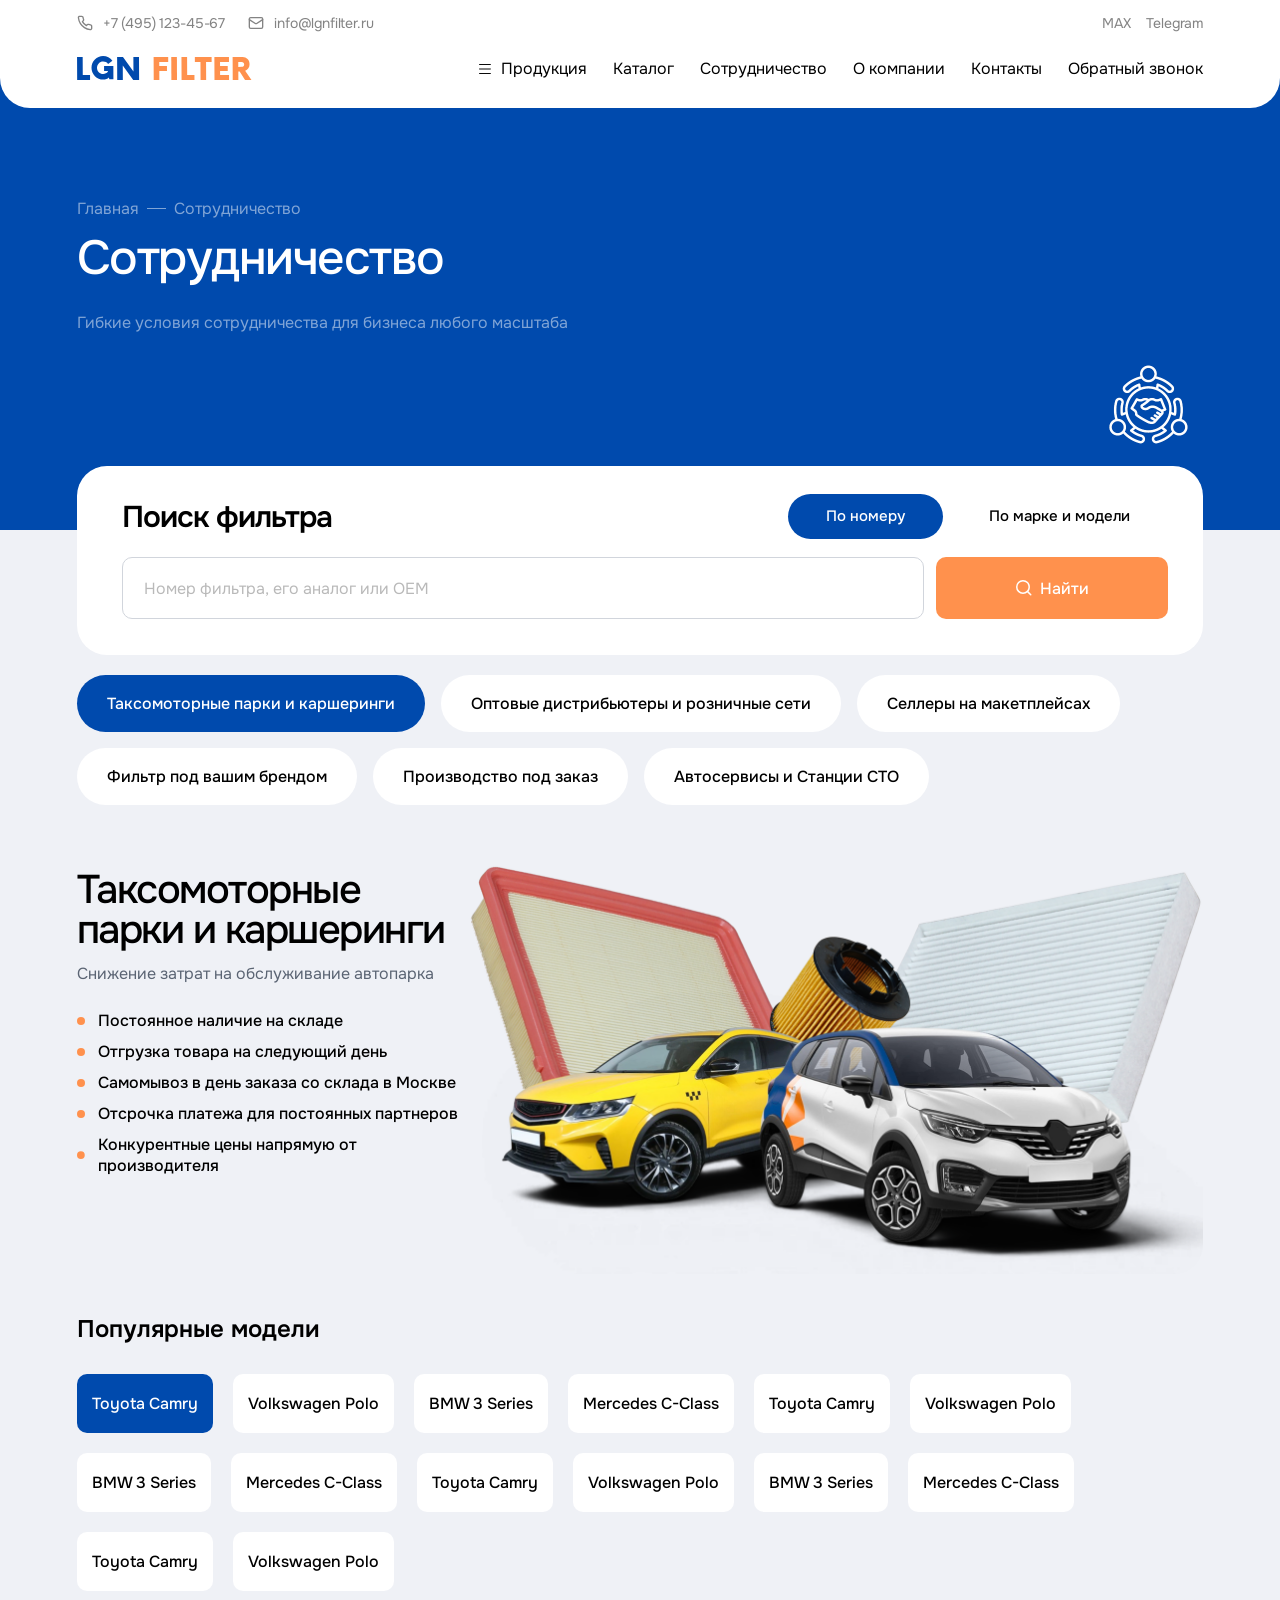
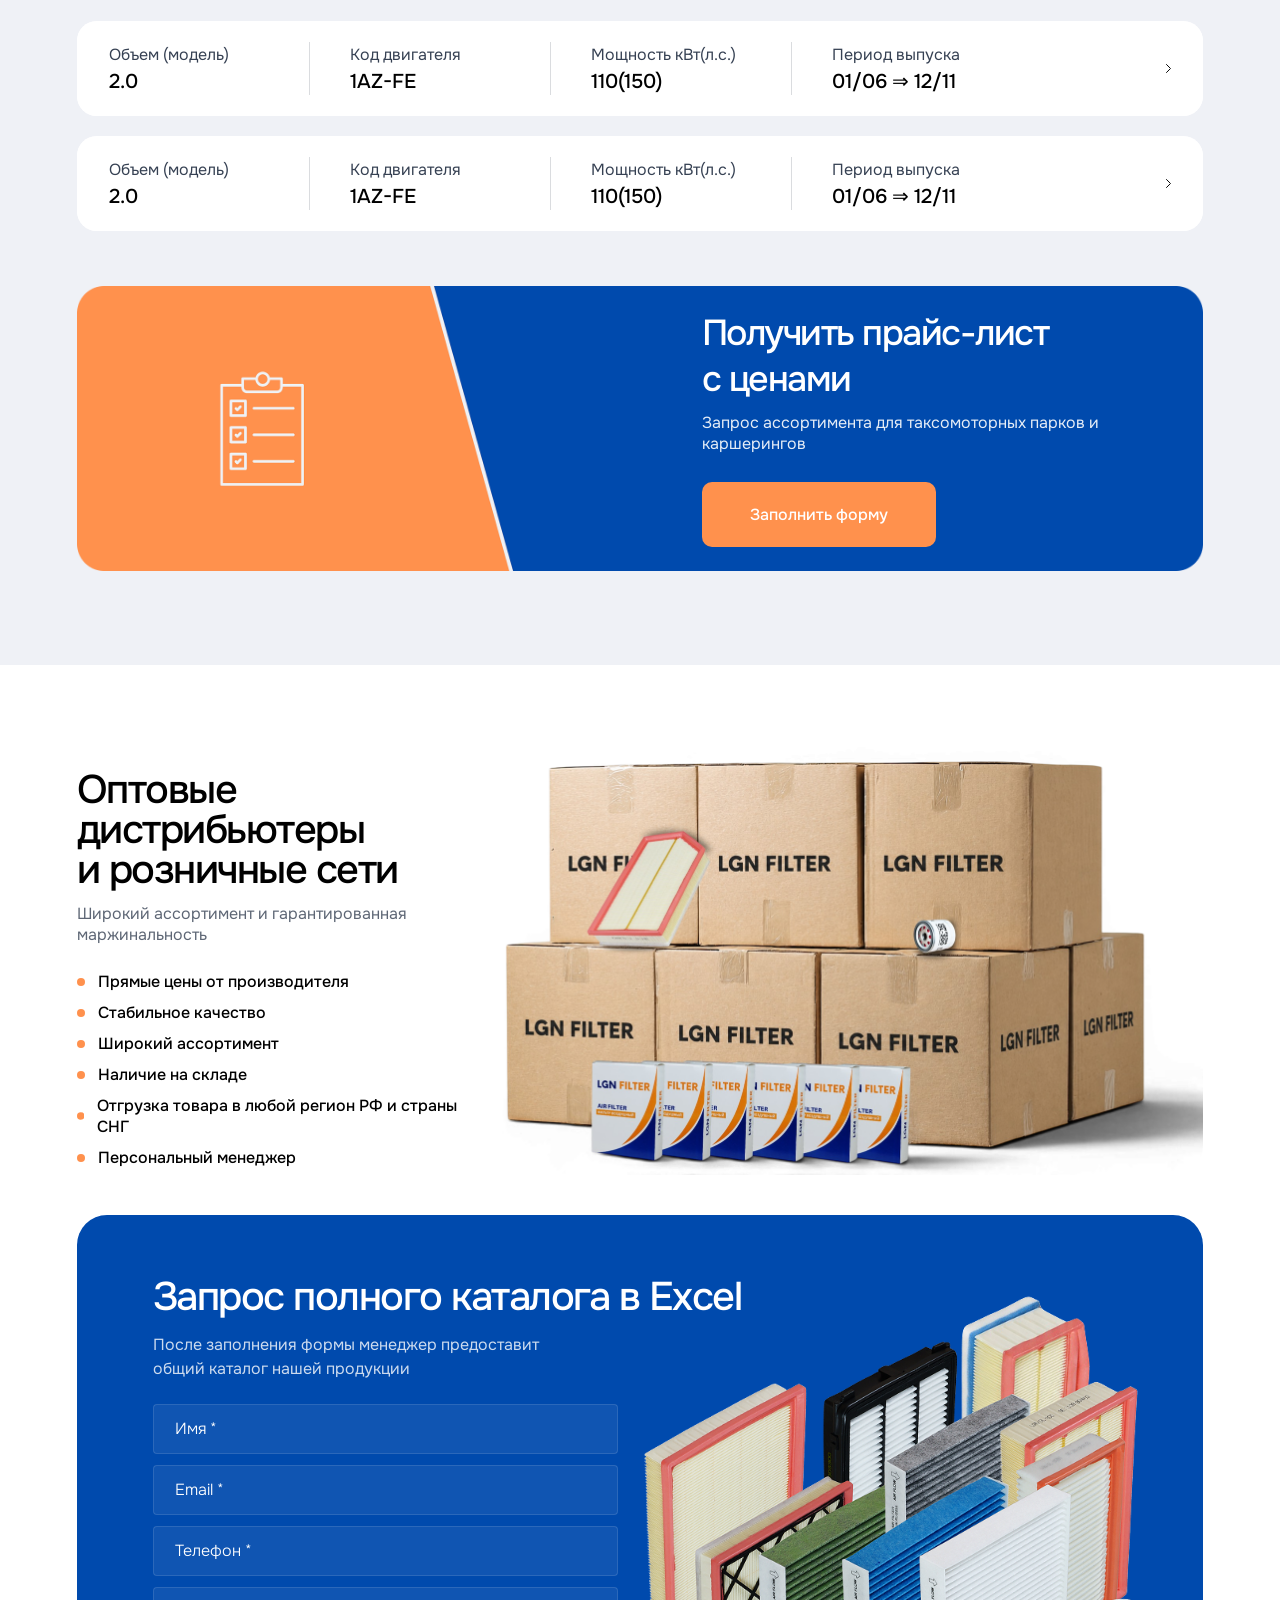
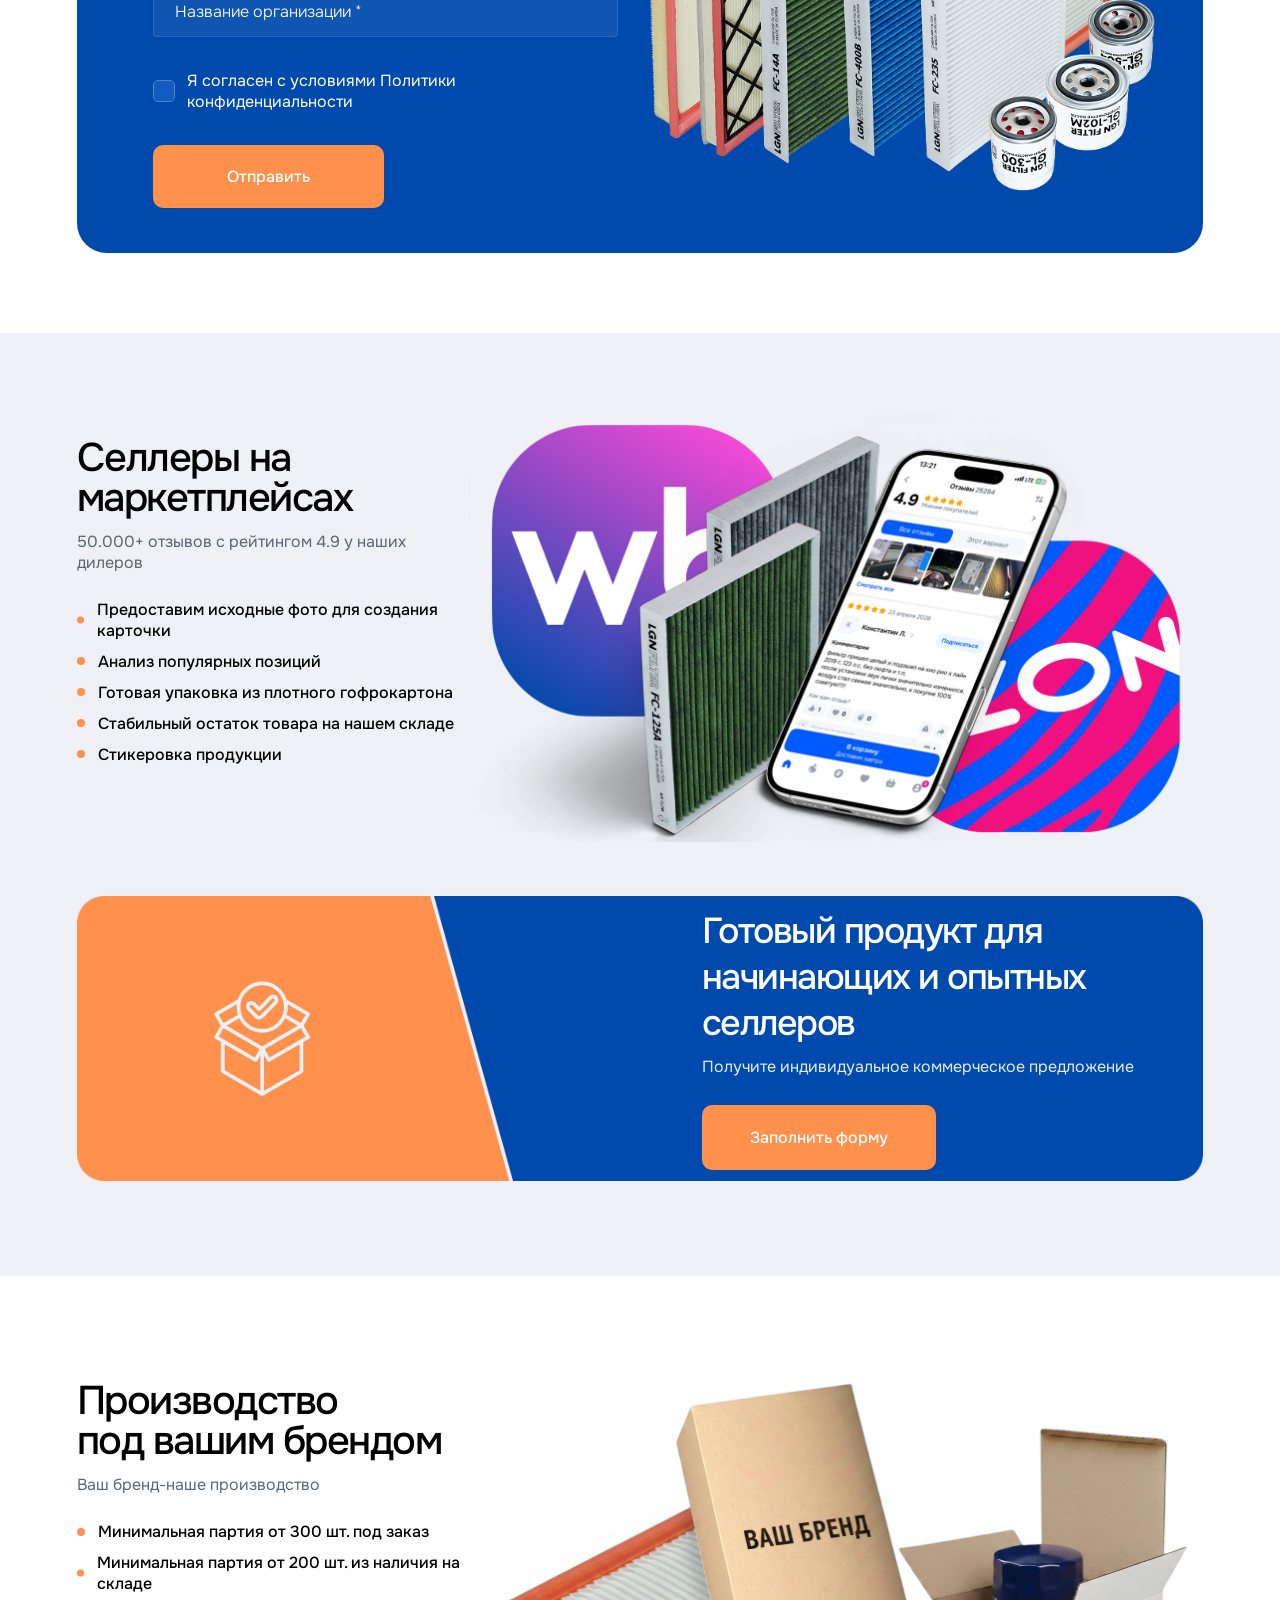
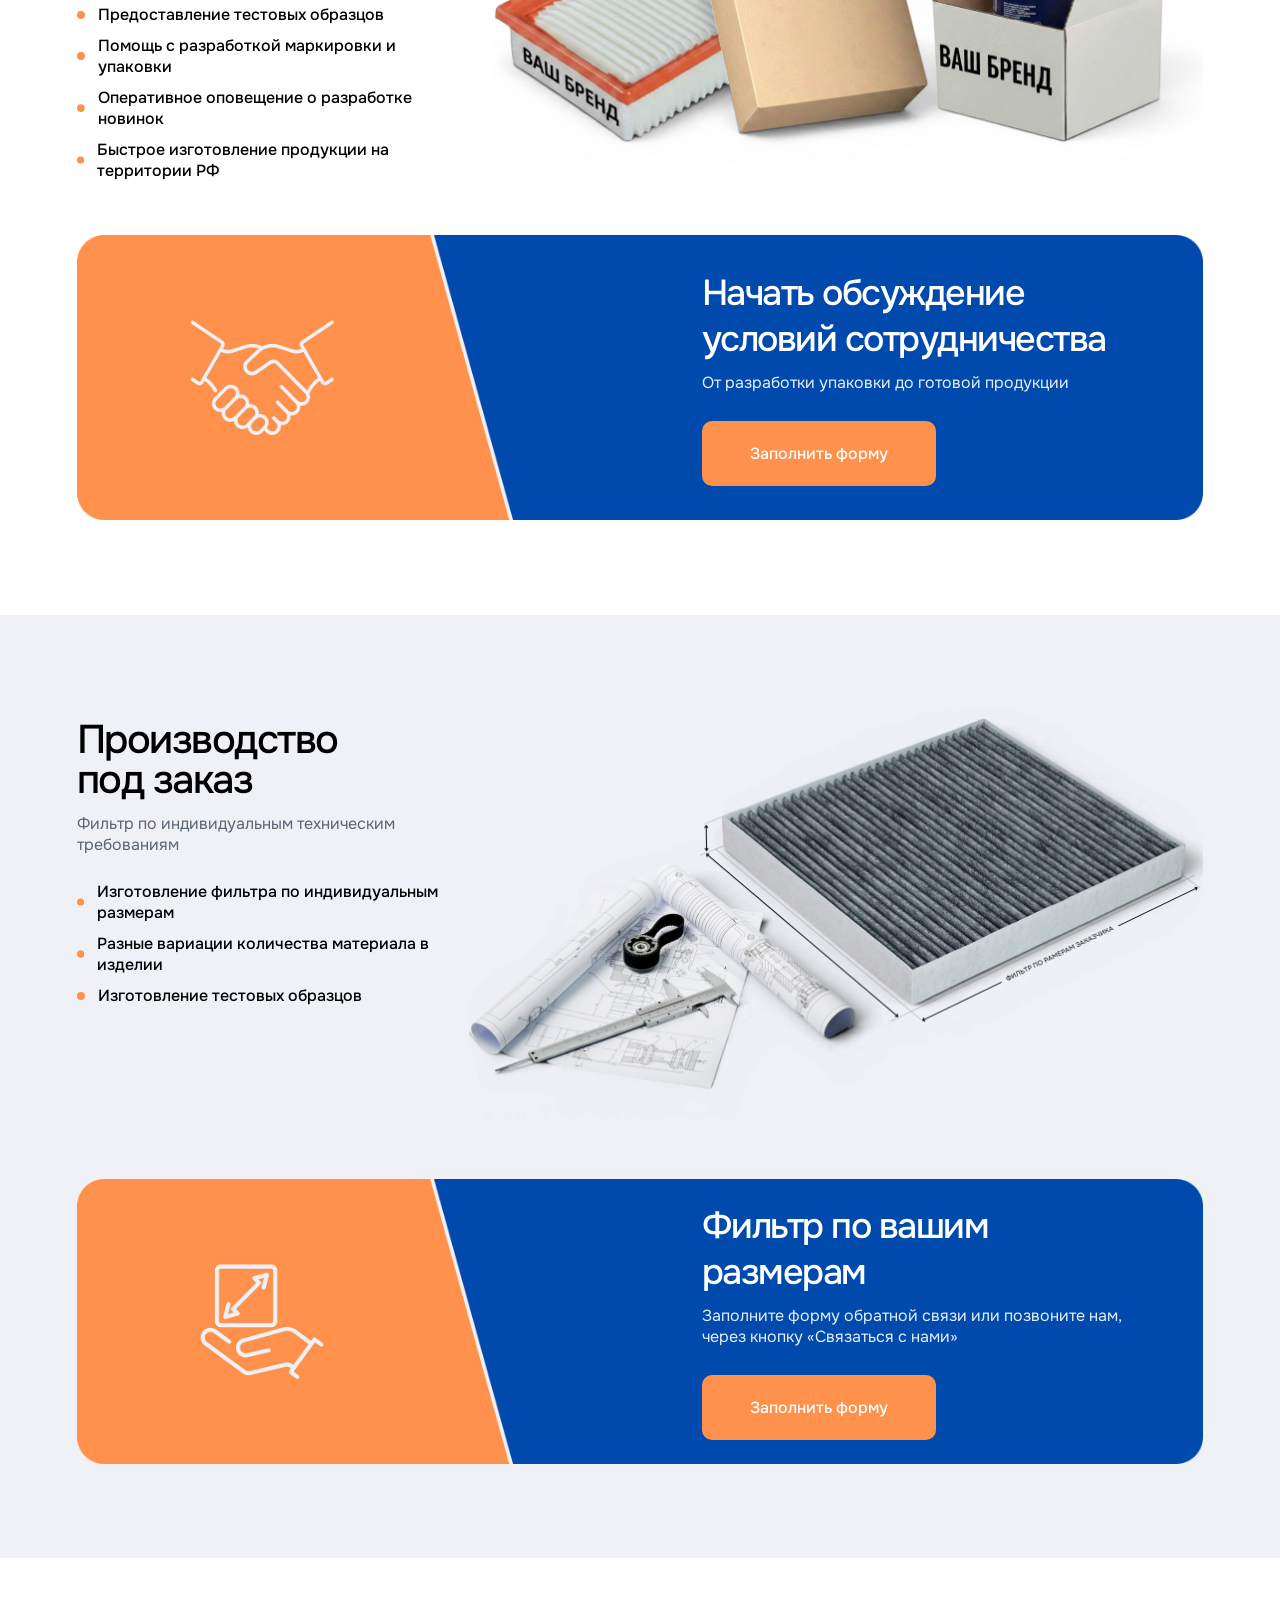
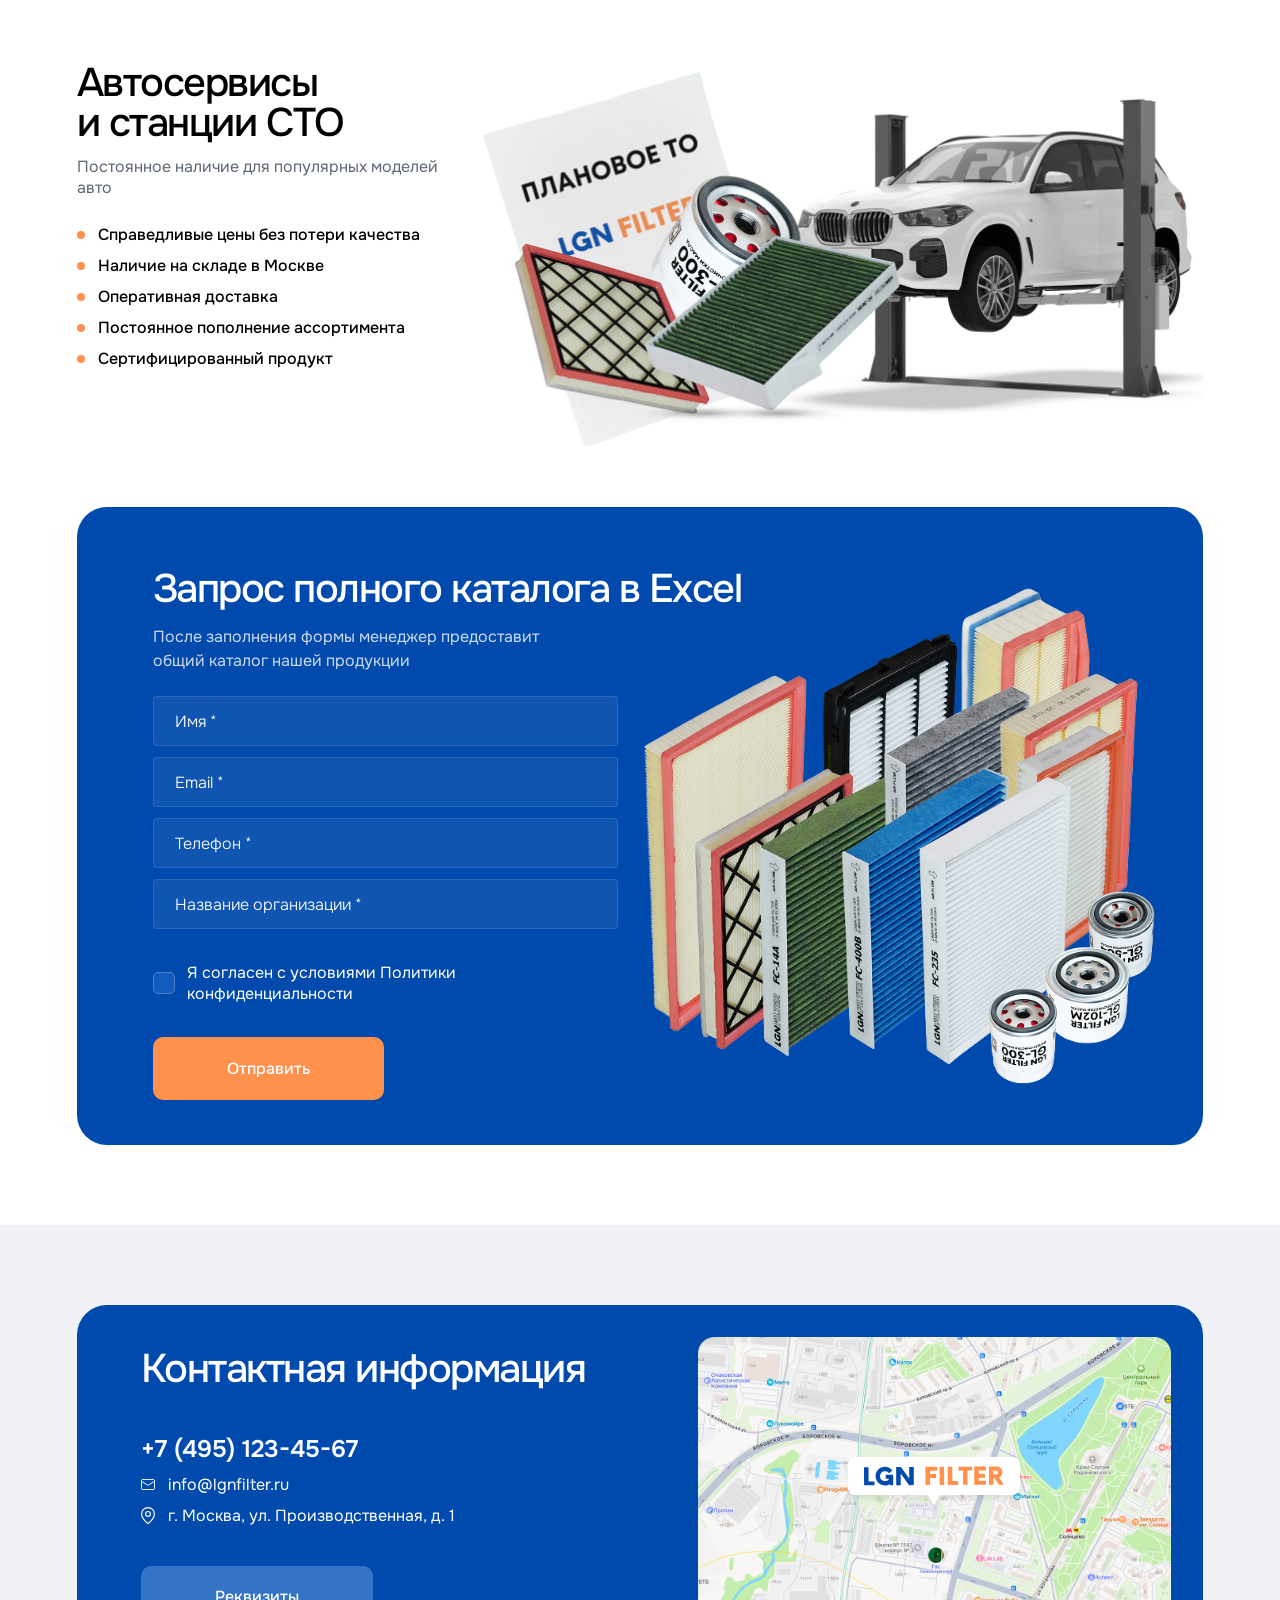
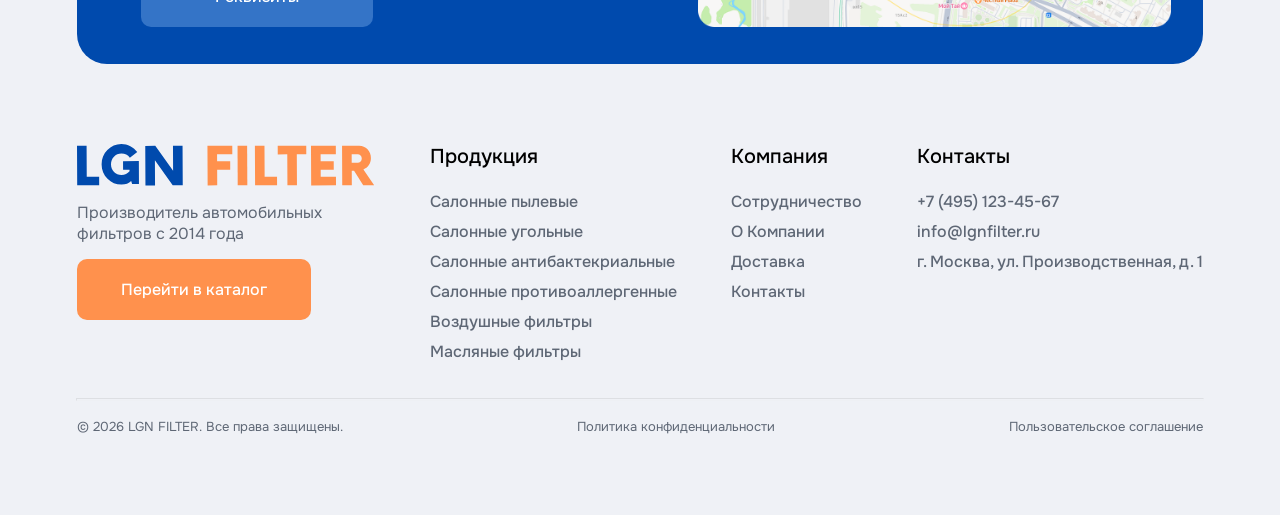
<file: html/partnership.html>
﻿<!DOCTYPE html>
<html lang="ru">
<head>
    <meta charset="UTF-8">
    <meta name="viewport" content="width=device-width, initial-scale=1.0">
    <link rel="stylesheet" href="../css/style.css">
    <link rel="stylesheet" href="../css/header.css">
    <link rel="stylesheet" href="../css/footer.css">
    <link rel="stylesheet" href="../css/first-section.css">
    <link rel="stylesheet" href="../css/search.css">
    <link rel="stylesheet" href="../css/form.css">
    <link rel="stylesheet" href="../css/partnership.css">
    <link rel="stylesheet" href="../css/contacts-info.css">
    <link rel="stylesheet" href="../css/popup-properties-company.css">
    <title>Сотрудничество</title>
</head>
<body>

  <header class="header">
    <div class="header-content-wrapper">

      <div class="header-first-line">

        <div class="header-tel-email-wrapper">
          <div class="btn header-tel-link-wrapper">
            <img src="../src/header/header_tel_img.svg" class="header-tel-img">
            <p class="header-tel-text">+7 (495) 123-45-67</p>
          </div>
          <div class="btn header-email-link-wrapper">
            <img src="../src/header/header_email_img.svg" class="header-email-img">
            <p class="header-email-text">info@lgnfilter.ru</p>
          </div>
        </div>

        <div class="header-social-network">
          <p class="btn header-social-network-link-max">MAX</p>
          <p class="btn header-social-network-link-telegram">Telegram</p>
        </div>

      </div>

      <div class="header-second-line">

        
        <div class="header-logo-wrapper">
          <div class="btn header-burger">
            <img src="../src/header/burger.svg" class="hedaer-burger__img">
          </div>
          <img src="../src/header/header-logo.svg" class="btn header-logo-img">
        </div>

        <div class="header-links-pages-wrapper">
          <div class="header-link-catalog-wrapper">
            <div class="btn link-catalog__text">
              <svg class="header-burger-desktop" width="12" height="10" viewBox="0 0 12 10" fill="none" xmlns="http://www.w3.org/2000/svg">
                <path d="M0.372303 10C0.26657 10 0.178212 9.95414 0.107227 9.86242C0.0362421 9.77069 0.000501497 9.65778 5.09996e-06 9.52367C-0.000491297 9.38957 0.0352493 9.27697 0.107227 9.18588C0.179204 9.09479 0.267563 9.04956 0.372303 9.05019H11.5412C11.647 9.05019 11.7353 9.09574 11.8063 9.18683C11.8778 9.27792 11.9135 9.39083 11.9135 9.52557C11.9135 9.66031 11.8778 9.77291 11.8063 9.86336C11.7348 9.95382 11.6465 9.99905 11.5412 9.99905L0.372303 10ZM0.372303 5.47395C0.26657 5.47395 0.178212 5.42841 0.107227 5.33732C0.0362421 5.24623 0.000501497 5.13331 5.09996e-06 4.99858C-0.000491297 4.86384 0.0352493 4.75124 0.107227 4.66078C0.179204 4.57033 0.267563 4.5251 0.372303 4.5251H11.5412C11.647 4.5251 11.7353 4.57064 11.8063 4.66173C11.8773 4.75282 11.913 4.86574 11.9135 5.00047C11.914 5.13521 11.8783 5.24781 11.8063 5.33827C11.7343 5.42873 11.646 5.47395 11.5412 5.47395H0.372303ZM0.372303 0.947908C0.26657 0.947908 0.178212 0.902679 0.107227 0.812221C0.0357457 0.721131 5.09996e-06 0.608217 5.09996e-06 0.47348C5.09996e-06 0.338742 0.0357457 0.226144 0.107227 0.135687C0.178708 0.045229 0.267067 0 0.372303 0H11.5412C11.647 0 11.7353 0.0455452 11.8063 0.136635C11.8773 0.227726 11.913 0.340007 11.9135 0.47348C11.914 0.606952 11.8783 0.71955 11.8063 0.811272C11.7343 0.902995 11.646 0.94854 11.5412 0.947908H0.372303Z" fill="#0A0A0A"/>
              </svg>
              <p class="header-link-catalog">Продукция</p>
            </div>
            <div class="header__menu-wrapper">
              <button type="button" class="btn menu-wrapper__item">
                <p class="menu-wrapper__item-text">
                  Салонный фильтр пылевой    
                </p>
              </button>
              <button type="button" class="btn menu-wrapper__item">
                <p class="menu-wrapper__item-text">
                  Салонные фильтры угольные    
                </p>
              </button>
              <button type="button" class="btn menu-wrapper__item">
                <p class="menu-wrapper__item-text">
                  Салонные фильтры антибактериальные    
                </p>
              </button>
              <button type="button" class="btn menu-wrapper__item">
                <p class="menu-wrapper__item-text">
                  Салонные фильтры угольные противоалергенные
                </p>
              </button>
              <button type="button" class="btn menu-wrapper__item">
                <p class="menu-wrapper__item-text">
                  Воздушные фильтры  
                </p>
              </button>
              <button type="button" class="btn menu-wrapper__item">
                <p class="menu-wrapper__item-text">
                  Масляные фильтры  
                </p>
              </button>
            </div>
          </div>
          <p class="btn header-link-product">Каталог</p>
          <p class="btn header-link-partnership">Сотрудничество</p>
          <p class="btn header-link-about">О компании</p>
          <p class="btn header-link-contacts">Контакты</p>
          <p class="btn header-link-form">Обратный звонок</p>
        </div>

        <button type="button" class="btn header-button__form">
          Оставить заявку
        </button>
      </div>
    </div>
  </header>

    <main>

      <div class="first-section">
        <div class="first-section__content">
          <div class="first-section__title-wrapper">

            <div class="first-section__breadcrumbs">
              <p class="breadcrumbs__text">
                Главная
              </p>
              <hr class="breadcrumbs__devider">
              <p class="breadcrumbs__text">
                Сотрудничество
              </p>
            </div>
            <h1 class="letter-spacing--title first-section__title">
              Сотрудничество
            </h1>
          </div>
          <p class="first-section__description">
            Гибкие условия сотрудничества для бизнеса любого масштаба
          </p>
          <img src="../src/partnership/back-icon.png" class="background-icon">
        </div>
        <!-- <img src="../src/background-png.png" class="background-png"> -->
        <!-- <div class="background-img-png-wrapper">
          <img src="../src/partnership/backgroud_img.png" class="background-png--partnerships">
        </div>
        <img src="../src/catalog/background_svg.svg" class="background-svg-lines"> -->
      </div>

      <div class="gray-section">

        <div class="search-wrapper gray-section--z-index">
          <div class="search-wrapper-up">
            <div class="label-wrapper">
              <p class="letter-spacing--text search-label">Поиск фильтра</p>
            </div>
            <div class="search-buttons-wrapper">
              <button type="button" class="btn btn-search-number"> 
                По номеру
              </button>
              <button type="button" class="btn btn-search-auto"> 
                По марке и модели
              </button>
            </div>
          </div>
  
          <div class="search-wrapper-down">
  
              <form action="" method="get" autocomplete="off" class="search-by-number">
                <input
                  class="search-input"
                  type="text"
                  placeholder="Номер фильтра, его аналог или OEM"
                  value=""
                  autocomplete="off"
                />
              </form>
  
              <form action="" method="get" autocomplete="off" class="search-by-auto">
                <div class="search-input-car-brend">
                  <input
                    class="search-input"
                    type="text"
                    placeholder="Выберите марку"
                    value=""
                    autocomplete="off"
                  />
                  <svg class="search-input-car-brend-arrow" width="12" height="7" viewBox="0 0 12 7" fill="none" xmlns="http://www.w3.org/2000/svg">
                    <path d="M1 0.999999L6 6L11 1" stroke="#6A7282" stroke-width="2" stroke-linecap="round" stroke-linejoin="round"/>
                  </svg>
                </div>
  
                <div class="search-input-car-model">
                  <input
                    class="search-input"
                    type="text"
                    placeholder="Выберите модель"
                    value=""
                    autocomplete="off"
                  />
                  <svg class="search-input-car-model-arrow" width="12" height="7" viewBox="0 0 12 7" fill="none" xmlns="http://www.w3.org/2000/svg">
                    <path d="M1 0.999999L6 6L11 1" stroke="#6A7282" stroke-width="2" stroke-linecap="round" stroke-linejoin="round"/>
                  </svg>
                </div>
  
              </form>
  
              <button type="button" class="btn btn-search-enter"> 
                <svg width="16" height="16" viewBox="0 0 16 16" fill="none" xmlns="http://www.w3.org/2000/svg">
                  <path d="M14.75 14.75L11.3721 11.3721M11.3721 11.3721C11.9499 10.7944 12.4083 10.1084 12.721 9.35349C13.0337 8.59856 13.1946 7.78944 13.1946 6.97231C13.1946 6.15519 13.0337 5.34606 12.721 4.59114C12.4083 3.83621 11.9499 3.15027 11.3721 2.57247C10.7944 1.99468 10.1084 1.53635 9.35349 1.22365C8.59856 0.910945 7.78944 0.75 6.97231 0.75C6.15519 0.75 5.34606 0.910945 4.59114 1.22365C3.83621 1.53635 3.15027 1.99468 2.57247 2.57247C1.40556 3.73938 0.75 5.32205 0.75 6.97231C0.75 8.62257 1.40556 10.2052 2.57247 11.3721C3.73938 12.5391 5.32205 13.1946 6.97231 13.1946C8.62257 13.1946 10.2052 12.5391 11.3721 11.3721Z" stroke="white" stroke-width="1.5" stroke-linecap="round" stroke-linejoin="round"/>
                </svg>
                Найти
              </button>
  
          </div>
        </div>

      </div>

      <div class="tabs-wrapper">
        <div class="tabs">
          
          <button href="" type="button" class="btn no-transform-btn tabs__button" data-anchor="#section-1">
            Таксомоторные парки и каршеринги
          </button>
          <button href="" type="button" class="btn no-transform-btn tabs__button" data-anchor="#section-2">
            Оптовые дистрибьютеры и розничные сети
          </button>
          <button href="" type="button" class="btn no-transform-btn tabs__button" data-anchor="#section-3">
            Селлеры на макетплейсах
          </button>
          <button href="" type="button" class="btn no-transform-btn tabs__button" data-anchor="#section-4">
            Фильтр под вашим брендом
          </button>
          <button href="" type="button" class="btn no-transform-btn tabs__button" data-anchor="#section-5">
            Производство под заказ
          </button>
          <button type="button" class="btn tabs__button" data-anchor="#section-6">
            Автосервисы и Станции СТО
          </button>

        </div>
      </div>

      <!-- Таксомоторные парки -->
      <div id="section-1" class="gray-section">
        <div class="taxi-and-carsh-partnersip">

          <div class="info-section">

            <div class="info-section__left">

              <div class="info-section__header">
                <p class="letter-spacing--title info-section__title">
                  Таксомоторные парки и&nbsp;каршеринги
                </p>
                <p class="info-section__description">
                  Снижение затрат на обслуживание автопарка
                </p>
              </div>

              <div class="info-section__methods">
                
                <div class="method-card">
                  <div class="method-card__header">
                    <svg width="8" height="8" viewBox="0 0 8 8" fill="none" xmlns="http://www.w3.org/2000/svg">
                      <circle cx="4" cy="4" r="4" fill="#FF914D"/>
                    </svg>
                    <p class="method-card__title">
                      Постоянное наличие на складе
                    </p>
                  </div>
                </div>

                <div class="method-card">
                  <div class="method-card__header">
                    <svg width="8" height="8" viewBox="0 0 8 8" fill="none" xmlns="http://www.w3.org/2000/svg">
                      <circle cx="4" cy="4" r="4" fill="#FF914D"/>
                    </svg>
                    <p class="method-card__title">
                      Отгрузка товара на следующий день
                    </p>
                  </div>
                </div>

                <div class="method-card">
                  <div class="method-card__header">
                    <svg width="8" height="8" viewBox="0 0 8 8" fill="none" xmlns="http://www.w3.org/2000/svg">
                      <circle cx="4" cy="4" r="4" fill="#FF914D"/>
                    </svg>
                    <p class="method-card__title">
                      Самомывоз в день заказа со склада в Москве
                    </p>
                  </div>
                </div>

                <div class="method-card">
                  <div class="method-card__header">
                    <svg width="8" height="8" viewBox="0 0 8 8" fill="none" xmlns="http://www.w3.org/2000/svg">
                      <circle cx="4" cy="4" r="4" fill="#FF914D"/>
                    </svg>
                    <p class="method-card__title">
                      Отсрочка платежа для постоянных партнеров
                    </p>
                  </div>
                </div>

                <div class="method-card">
                  <div class="method-card__header">
                    <svg width="8" height="8" viewBox="0 0 8 8" fill="none" xmlns="http://www.w3.org/2000/svg">
                      <circle cx="4" cy="4" r="4" fill="#FF914D"/>
                    </svg>
                    <p class="method-card__title">
                      Конкурентные цены напрямую от производителя
                    </p>
                  </div>
                </div>

              </div>

            </div>

            <div class="info-section__right">
              <img src="../src/partnership/taxi.png" class="info-section__image">
            </div>

          </div>

        </div>
      </div>

      <!-- Популярные модели -->
      <div class="gray-section padding-custom--top">
        <div class="taxi-and-carsh-partnersip-popular-models">
          <p class="popular-models__title">Популярные модели</p>
          <div class="popular-models__tabs">
            <button type="button" class="btn no-transform-btn popular-models__tab">Toyota Camry</button>
            <button type="button" class="btn no-transform-btn popular-models__tab">Volkswagen Polo</button>
            <button type="button" class="btn no-transform-btn popular-models__tab">BMW 3 Series</button>
            <button type="button" class="btn no-transform-btn popular-models__tab">Mercedes C-Class</button>
            <button type="button" class="btn no-transform-btn popular-models__tab">Toyota Camry</button>
            <button type="button" class="btn no-transform-btn popular-models__tab">Volkswagen Polo</button>
            <button type="button" class="btn no-transform-btn popular-models__tab">BMW 3 Series</button>
            <button type="button" class="btn no-transform-btn popular-models__tab">Mercedes C-Class</button>
            <button type="button" class="btn no-transform-btn popular-models__tab">Toyota Camry</button>
            <button type="button" class="btn no-transform-btn popular-models__tab">Volkswagen Polo</button>
            <button type="button" class="btn no-transform-btn popular-models__tab">BMW 3 Series</button>
            <button type="button" class="btn no-transform-btn popular-models__tab">Mercedes C-Class</button>
            <button type="button" class="btn no-transform-btn popular-models__tab">Toyota Camry</button>
            <button type="button" class="btn no-transform-btn popular-models__tab">Volkswagen Polo</button>
          </div>
  
          <div class="popular-model__info-section">
  
            <div class="model-info__option">
  
              <button type="button" class="btn--model-info model-info__head">
  
                <div class="head-texts">
  
                  <div class="head-item__wrapper">
                    <div class="head-item">
                      <p class="head-item__title">Объем (модель)</p>
                      <p class="head-item__value">2.0</p>
                    </div>
                  </div>

                  <div class="head-item__wrapper">
                    <hr class="head-item__devider">
    
                    <div class="head-item">
                      <p class="head-item__title">Код двигателя</p>
                      <p class="head-item__value">1AZ-FE</p>
                    </div>
                  </div>
  
                  <div class="head-item__wrapper">
                    <hr class="head-item__devider">
    
                    <div class="head-item">
                      <p class="head-item__title">Мощность кВт(л.с.)</p>
                      <p class="head-item__value">110(150)</p>
                    </div>
                  </div>
                  
                  <div class="head-item__wrapper">
                    <hr class="head-item__devider">
    
                    <div class="head-item">
                      <p class="head-item__title">Период выпуска</p>
                      <p class="head-item__value">01/06 ⇒ 12/11</p>
                    </div>
                  </div>
                  
                  
                </div>
  
                <svg class="head-item__arrow" width="5" height="9" viewBox="0 0 5 9" fill="none" xmlns="http://www.w3.org/2000/svg">
                  <path d="M0.499999 0.5L4.5 4.5L0.5 8.5" stroke="#0A0A0A" stroke-linecap="round" stroke-linejoin="round"/>
                </svg>
  
                
              </button>
  
              <div class="model-info__body">
  
                <div class="filter-variants">
                  <div class="filter-variants__head">
                    <img src="../src/partnership/im_1.svg" class="filter-variants__head-img">
                    <p class="filter-variants__head-title">Маслянные фильтры</p>
                  </div>
                  <div class="filter-variants__body">
                    <a href="" class="filter-variant">LGN-OF-320</a>
                    <a href="" class="filter-variant">LGN-OF-320</a>
                  </div>
                </div>
  
                <hr class="filter-variants__devider">
  
                <div class="filter-variants">
                  <div class="filter-variants__head">
                    <img src="../src/partnership/im_2.svg" class="filter-variants__head-img">
                    <p class="filter-variants__head-title">Воздушные фильтры</p>
                  </div>
                  <div class="filter-variants__body">
                    <a href="" class="filter-variant">LGN-OF-320</a>
                  </div>
                </div>
  
                <hr class="filter-variants__devider">
  
                <div class="filter-variants">
                  <div class="filter-variants__head">
                    <img src="../src/partnership/im_3.svg" class="filter-variants__head-img">
                    <p class="filter-variants__head-title">Салонные фильтры</p>
                  </div>
                  <div class="filter-variants__body">
                    <a href="" class="filter-variant">LGN-OF-320</a>
                    <a href="" class="filter-variant">LGN-OF-320</a>
                    <a href="" class="filter-variant">LGN-OF-320</a>
                  </div>
                </div>
  
                <hr class="filter-variants__devider">
  
                <div class="filter-variants">
                  <div class="filter-variants__head">
                    <img src="../src/partnership/im_4.svg" class="filter-variants__head-img">
                    <p class="filter-variants__head-title">Топливные фильтры</p>
                  </div>
                  <div class="filter-variants__body">
                    <a href="" class="filter-variant">-</a>
                  </div>
                </div>
  
  
              </div>
            </div>
  
            <div class="model-info__option">
  
              <button type="button" class="btn--model-info model-info__head">
  
                <div class="head-texts">
  
                  <div class="head-item__wrapper">
                    <div class="head-item">
                      <p class="head-item__title">Объем (модель)</p>
                      <p class="head-item__value">2.0</p>
                    </div>
                  </div>

                  <div class="head-item__wrapper">
                    <hr class="head-item__devider">
    
                    <div class="head-item">
                      <p class="head-item__title">Код двигателя</p>
                      <p class="head-item__value">1AZ-FE</p>
                    </div>
                  </div>
  
                  <div class="head-item__wrapper">
                    <hr class="head-item__devider">
    
                    <div class="head-item">
                      <p class="head-item__title">Мощность кВт(л.с.)</p>
                      <p class="head-item__value">110(150)</p>
                    </div>
                  </div>
                  
                  <div class="head-item__wrapper">
                    <hr class="head-item__devider">
    
                    <div class="head-item">
                      <p class="head-item__title">Период выпуска</p>
                      <p class="head-item__value">01/06 ⇒ 12/11</p>
                    </div>
                  </div>
                  
                  
                </div>
  
                <svg class="head-item__arrow" width="5" height="9" viewBox="0 0 5 9" fill="none" xmlns="http://www.w3.org/2000/svg">
                  <path d="M0.499999 0.5L4.5 4.5L0.5 8.5" stroke="#0A0A0A" stroke-linecap="round" stroke-linejoin="round"/>
                </svg>
  
                
              </button>
  
              <div class="model-info__body">
  
                <div class="filter-variants">
                  <div class="filter-variants__head">
                    <img src="../src/partnership/im_1.svg" class="filter-variants__head-img">
                    <p class="filter-variants__head-title">Маслянные фильтры</p>
                  </div>
                  <div class="filter-variants__body">
                    <a href="" class="filter-variant">LGN-OF-320</a>
                    <a href="" class="filter-variant">LGN-OF-320</a>
                  </div>
                </div>
  
                <hr class="filter-variants__devider">
  
                <div class="filter-variants">
                  <div class="filter-variants__head">
                    <img src="../src/partnership/im_2.svg" class="filter-variants__head-img">
                    <p class="filter-variants__head-title">Воздушные фильтры</p>
                  </div>
                  <div class="filter-variants__body">
                    <a href="" class="filter-variant">LGN-OF-320</a>
                  </div>
                </div>
  
                <hr class="filter-variants__devider">
  
                <div class="filter-variants">
                  <div class="filter-variants__head">
                    <img src="../src/partnership/im_3.svg" class="filter-variants__head-img">
                    <p class="filter-variants__head-title">Салонные фильтры</p>
                  </div>
                  <div class="filter-variants__body">
                    <a href="" class="filter-variant">LGN-OF-320</a>
                    <a href="" class="filter-variant">LGN-OF-320</a>
                    <a href="" class="filter-variant">LGN-OF-320</a>
                  </div>
                </div>
  
                <hr class="filter-variants__devider">
  
                <div class="filter-variants">
                  <div class="filter-variants__head">
                    <img src="../src/partnership/im_4.svg" class="filter-variants__head-img">
                    <p class="filter-variants__head-title">Топливные фильтры</p>
                  </div>
                  <div class="filter-variants__body">
                    <a href="" class="filter-variant">-</a>
                  </div>
                </div>
  
  
              </div>
            </div>
  
          </div>
        </div>
      </div>

      <!-- CTA такси -->
      <div class="gray-section padding-custom--top padding-bottom">
        <div class="partnersip-cta cta-taxi">
          <div class="cta__left">
            <!-- <img class="cta__img" src="../src/partnership/cta_1.png"> -->
          </div>
          <div class="cta__right">
            <div class="cta__texts">
              <p class="letter-spacing--title  cta__label" style="width: 90%;">Получить прайс-лист с&nbsp;ценами</p>
              <p class="cta__description">Запрос ассортимента для таксомоторных парков и каршерингов</p>
            </div>
            <button type="button" class="btn cta_button">
              Заполнить форму
            </button>
          </div>
        </div>
      </div>

      <!-- Опт -->
      <div id="section-2" class="white-section padding-top">
        <div class="info-section">

          <div class="info-section__left">

            <div class="info-section__header">
              <p class="letter-spacing--title info-section__title">
                Оптовые дистрибьютеры и&nbsp;розничные сети
              </p>
              <p class="info-section__description">
                Широкий ассортимент и гарантированная маржинальность
              </p>
            </div>

            <div class="info-section__methods">
              
              <div class="method-card">
                <div class="method-card__header">
                  <svg width="8" height="8" viewBox="0 0 8 8" fill="none" xmlns="http://www.w3.org/2000/svg">
                    <circle cx="4" cy="4" r="4" fill="#FF914D"/>
                  </svg>
                  <p class="method-card__title">
                    Прямые цены от производителя
                  </p>
                </div>
              </div>

              <div class="method-card">
                <div class="method-card__header">
                  <svg width="8" height="8" viewBox="0 0 8 8" fill="none" xmlns="http://www.w3.org/2000/svg">
                    <circle cx="4" cy="4" r="4" fill="#FF914D"/>
                  </svg>
                  <p class="method-card__title">
                    Стабильное качество
                  </p>
                </div>
              </div>

              <div class="method-card">
                <div class="method-card__header">
                  <svg width="8" height="8" viewBox="0 0 8 8" fill="none" xmlns="http://www.w3.org/2000/svg">
                    <circle cx="4" cy="4" r="4" fill="#FF914D"/>
                  </svg>
                  <p class="method-card__title">
                    Широкий ассортимент
                  </p>
                </div>
              </div>

              <div class="method-card">
                <div class="method-card__header">
                  <svg width="8" height="8" viewBox="0 0 8 8" fill="none" xmlns="http://www.w3.org/2000/svg">
                    <circle cx="4" cy="4" r="4" fill="#FF914D"/>
                  </svg>
                  <p class="method-card__title">
                    Наличие на складе
                  </p>
                </div>
              </div>

              <div class="method-card">
                <div class="method-card__header">
                  <svg width="8" height="8" viewBox="0 0 8 8" fill="none" xmlns="http://www.w3.org/2000/svg">
                    <circle cx="4" cy="4" r="4" fill="#FF914D"/>
                  </svg>
                  <p class="method-card__title">
                    Отгрузка товара в любой регион РФ и страны СНГ
                  </p>
                </div>
              </div>

              <div class="method-card">
                <div class="method-card__header">
                  <svg width="8" height="8" viewBox="0 0 8 8" fill="none" xmlns="http://www.w3.org/2000/svg">
                    <circle cx="4" cy="4" r="4" fill="#FF914D"/>
                  </svg>
                  <p class="method-card__title">
                    Персональный менеджер
                  </p>
                </div>
              </div>

            </div>

          </div>

          <div class="info-section__right">
            <img src="../src/partnership/im-2.png" class="info-section__image">
          </div>

        </div>
      </div>

      <!-- Форма -->
      <div class="white-section padding-custom--top padding-bottom">
        <div class="form-wrapper">
  
          <p class="letter-spacing--title form-wrapper__title">Запрос полного каталога в Excel</p>
  
          <div class="form-wrapper__content">
            
            <div class="form-wrapper__left">
              
              <p class="form-wrapper__description">
                После заполнения формы менеджер предоставит общий&nbsp;каталог&nbsp;нашей&nbsp;продукции
              </p>
    
              <form action="" method="get" autocomplete="off" class="form-wrapper__form">
                
                <div class="request-form__field">
                  <input type="text" class="request-form__input" placeholder="Имя *" autocomplete="off">
                </div>
                
                <div class="request-form__field">
                  <input type="email" class="request-form__input" placeholder="Email *" autocomplete="off">
                </div>
                
                <div class="request-form__field">
                  <input type="tel" class="request-form__input" placeholder="Телефон *" autocomplete="off">
                </div>
                
                <div class="request-form__field">
                  <input type="text" class="request-form__input" placeholder="Название организации *" autocomplete="off">
                </div>
                
                <div class="request-form__checkbox-group">
                  <input type="checkbox" id="privacy" class="request-form__checkbox">
                  <label for="privacy" class="request-form__checkbox-label">
                    <span class="request-form__checkbox-text">
                      Я согласен с условиями Политики конфиденциальности
                    </span>
                  </label>
                </div>
                
                <button type="submit" class="btn request-form__submit">
                  Отправить
                </button>
                
              </form>
            </div>
  
            <img src="../src/form/form__img.png" class="form-wrapper__img">
    
          </div>
  
        
        </div>
      </div>

      <!-- Маркетплейсы -->
      <div id="section-3" class="gray-section padding-top">
        <div class="info-section">

          <div class="info-section__left">

            <div class="info-section__header">
              <p class="letter-spacing--title info-section__title" style="width: 90%;">
                Селлеры&nbsp;на маркетплейсах
              </p>
              <p class="info-section__description">
                50.000+ отзывов с рейтингом 4.9 у наших дилеров
              </p>
            </div>

            <div class="info-section__methods">
              
              <div class="method-card">
                <div class="method-card__header">
                  <svg width="8" height="8" viewBox="0 0 8 8" fill="none" xmlns="http://www.w3.org/2000/svg">
                    <circle cx="4" cy="4" r="4" fill="#FF914D"/>
                  </svg>
                  <p class="method-card__title">
                    Предоставим исходные фото для создания карточки 
                  </p>
                </div>
              </div>

              <div class="method-card">
                <div class="method-card__header">
                  <svg width="8" height="8" viewBox="0 0 8 8" fill="none" xmlns="http://www.w3.org/2000/svg">
                    <circle cx="4" cy="4" r="4" fill="#FF914D"/>
                  </svg>
                  <p class="method-card__title">
                    Анализ популярных позиций
                  </p>
                </div>
              </div>

              <div class="method-card">
                <div class="method-card__header">
                  <svg width="8" height="8" viewBox="0 0 8 8" fill="none" xmlns="http://www.w3.org/2000/svg">
                    <circle cx="4" cy="4" r="4" fill="#FF914D"/>
                  </svg>
                  <p class="method-card__title">
                    Готовая упаковка из плотного гофрокартона
                  </p>
                </div>
              </div>

              <div class="method-card">
                <div class="method-card__header">
                  <svg width="8" height="8" viewBox="0 0 8 8" fill="none" xmlns="http://www.w3.org/2000/svg">
                    <circle cx="4" cy="4" r="4" fill="#FF914D"/>
                  </svg>
                  <p class="method-card__title">
                    Стабильный остаток товара на нашем складе
                  </p>
                </div>
              </div>

              <div class="method-card">
                <div class="method-card__header">
                  <svg width="8" height="8" viewBox="0 0 8 8" fill="none" xmlns="http://www.w3.org/2000/svg">
                    <circle cx="4" cy="4" r="4" fill="#FF914D"/>
                  </svg>
                  <p class="method-card__title">
                    Стикеровка продукции 
                  </p>
                </div>
              </div>

            </div>

          </div>

          <div class="info-section__right">
            <img src="../src/partnership/im-3.png" class="info-section__image">
          </div>

        </div>
      </div>

      <!-- CTA маркетплейсы -->
      <div class="gray-section padding-custom--top padding-bottom">
        <div class="partnersip-cta cta-mrqtpls">
          <div class="cta__left">
            <!-- <img class="cta__img" src="../src/partnership/cta_2.png"> -->
          </div>
          <div class="cta__right">
            <div class="cta__texts">
              <p class="letter-spacing--title  cta__label">Готовый продукт для<br>начинающих и опытных селлеров</p>
              <p class="cta__description">Получите индивидуальное коммерческое предложение</p>
            </div>
            <button type="button" class="btn cta_button">
              Заполнить форму
            </button>
          </div>
        </div>
      </div>

      <!-- Производство под брендом -->
      <div id="section-4" class="white-section padding-top">
        <div class="info-section">

          <div class="info-section__left">

            <div class="info-section__header">
              <p class="letter-spacing--title info-section__title" style="width: 90%;">
                Производство под&nbsp;вашим&nbsp;брендом
              </p>
              <p class="info-section__description">
                Ваш бренд-наше производство
              </p>
            </div>

            <div class="info-section__methods">
              
              <div class="method-card">
                <div class="method-card__header">
                  <svg width="8" height="8" viewBox="0 0 8 8" fill="none" xmlns="http://www.w3.org/2000/svg">
                    <circle cx="4" cy="4" r="4" fill="#FF914D"/>
                  </svg>
                  <p class="method-card__title">
                    Минимальная партия от 300 шт. под заказ
                  </p>
                </div>
              </div>

              <div class="method-card">
                <div class="method-card__header">
                  <svg width="8" height="8" viewBox="0 0 8 8" fill="none" xmlns="http://www.w3.org/2000/svg">
                    <circle cx="4" cy="4" r="4" fill="#FF914D"/>
                  </svg>
                  <p class="method-card__title">
                    Минимальная партия от 200 шт. из наличия на складе
                  </p>
                </div>
              </div>

              <div class="method-card">
                <div class="method-card__header">
                  <svg width="8" height="8" viewBox="0 0 8 8" fill="none" xmlns="http://www.w3.org/2000/svg">
                    <circle cx="4" cy="4" r="4" fill="#FF914D"/>
                  </svg>
                  <p class="method-card__title">
                    Предоставление тестовых образцов
                  </p>
                </div>
              </div>

              <div class="method-card">
                <div class="method-card__header">
                  <svg width="8" height="8" viewBox="0 0 8 8" fill="none" xmlns="http://www.w3.org/2000/svg">
                    <circle cx="4" cy="4" r="4" fill="#FF914D"/>
                  </svg>
                  <p class="method-card__title">
                    Помощь с разработкой маркировки и упаковки
                  </p>
                </div>
              </div>

              <div class="method-card">
                <div class="method-card__header">
                  <svg width="8" height="8" viewBox="0 0 8 8" fill="none" xmlns="http://www.w3.org/2000/svg">
                    <circle cx="4" cy="4" r="4" fill="#FF914D"/>
                  </svg>
                  <p class="method-card__title">
                    Оперативное оповещение о разработке новинок
                  </p>
                </div>
              </div>

              <div class="method-card">
                <div class="method-card__header">
                  <svg width="8" height="8" viewBox="0 0 8 8" fill="none" xmlns="http://www.w3.org/2000/svg">
                    <circle cx="4" cy="4" r="4" fill="#FF914D"/>
                  </svg>
                  <p class="method-card__title">
                    Быстрое изготовление продукции на территории РФ
                  </p>
                </div>
              </div>

            </div>

          </div>

          <div class="info-section__right">
            <img src="../src/partnership/im-4.png" class="info-section__image">
          </div>

        </div>
      </div>

      <!-- CTA производство под брендом -->
      <div class="white-section padding-custom--top padding-bottom">
        <div class="partnersip-cta cta-brand">
          <div class="cta__left">
            <!-- <img class="cta__img" src="../src/partnership/cta_3.png"> -->
          </div>
          <div class="cta__right">
            <div class="cta__texts">
              <p class="letter-spacing--title  cta__label">Начать обсуждение<br>условий сотрудничества</p>
              <p class="cta__description">От разработки упаковки до готовой продукции</p>
            </div>
            <button type="button" class="btn cta_button">
              Заполнить форму
            </button>
          </div>
        </div>
      </div>

      <!-- Под заказ -->
      <div id="section-5" class="gray-section padding-top">
        <div class="info-section">

          <div class="info-section__left">

            <div class="info-section__header">
              <p class="letter-spacing--title info-section__title" style="width: 90%;">
                Производство под&nbsp;заказ
              </p>
              <p class="info-section__description">
                Фильтр по индивидуальным техническим требованиям
              </p>
            </div>

            <div class="info-section__methods">
              
              <div class="method-card">
                <div class="method-card__header">
                  <svg width="8" height="8" viewBox="0 0 8 8" fill="none" xmlns="http://www.w3.org/2000/svg">
                    <circle cx="4" cy="4" r="4" fill="#FF914D"/>
                  </svg>
                  <p class="method-card__title">
                    Изготовление фильтра по индивидуальным размерам
                  </p>
                </div>
              </div>

              <div class="method-card">
                <div class="method-card__header">
                  <svg width="8" height="8" viewBox="0 0 8 8" fill="none" xmlns="http://www.w3.org/2000/svg">
                    <circle cx="4" cy="4" r="4" fill="#FF914D"/>
                  </svg>
                  <p class="method-card__title">
                    Разные вариации количества материала в изделии
                  </p>
                </div>
              </div>

              <div class="method-card">
                <div class="method-card__header">
                  <svg width="8" height="8" viewBox="0 0 8 8" fill="none" xmlns="http://www.w3.org/2000/svg">
                    <circle cx="4" cy="4" r="4" fill="#FF914D"/>
                  </svg>
                  <p class="method-card__title">
                    Изготовление тестовых образцов
                  </p>
                </div>
              </div>

            </div>

          </div>

          <div class="info-section__right">
            <img src="../src/partnership/im-5.png" class="info-section__image">
          </div>

        </div>  
      </div>
      
      <!-- CTA под заказ -->
      <div class="gray-section padding-custom--top padding-bottom">
        <div class="partnersip-cta cta-your--size">
          <div class="cta__left">
            <!-- <img class="cta__img" src="../src/partnership/cta_4.png"> -->
          </div>
          <div class="cta__right">
            <div class="cta__texts">
              <p class="letter-spacing--title  cta__label">Фильтр по&nbsp;вашим размерам</p>
              <p class="cta__description">Заполните форму обратной связи или позвоните нам, через кнопку «Связаться с нами»</p>
            </div>
            <button type="button" class="btn cta_button">
              Заполнить форму
            </button>
          </div>
        </div>
      </div>

      <!-- Автосервисы и СТО -->
      <div id="section-6" class="white-section padding-top">
        <div class="info-section">

          <div class="info-section__left">

            <div class="info-section__header">
              <p class="letter-spacing--title info-section__title" style="width: 90%;">
                Автосервисы и&nbsp;станции&nbsp;СТО
              </p>
              <p class="info-section__description">
                Постоянное наличие для популярных моделей авто
              </p>
            </div>

            <div class="info-section__methods">
              
              <div class="method-card">
                <div class="method-card__header">
                  <svg width="8" height="8" viewBox="0 0 8 8" fill="none" xmlns="http://www.w3.org/2000/svg">
                    <circle cx="4" cy="4" r="4" fill="#FF914D"/>
                  </svg>
                  <p class="method-card__title">
                    Справедливые цены без потери качества
                  </p>
                </div>
              </div>

              <div class="method-card">
                <div class="method-card__header">
                  <svg width="8" height="8" viewBox="0 0 8 8" fill="none" xmlns="http://www.w3.org/2000/svg">
                    <circle cx="4" cy="4" r="4" fill="#FF914D"/>
                  </svg>
                  <p class="method-card__title">
                    Наличие на складе в Москве
                  </p>
                </div>
              </div>

              <div class="method-card">
                <div class="method-card__header">
                  <svg width="8" height="8" viewBox="0 0 8 8" fill="none" xmlns="http://www.w3.org/2000/svg">
                    <circle cx="4" cy="4" r="4" fill="#FF914D"/>
                  </svg>
                  <p class="method-card__title">
                    Оперативная доставка
                  </p>
                </div>
              </div>

              <div class="method-card">
                <div class="method-card__header">
                  <svg width="8" height="8" viewBox="0 0 8 8" fill="none" xmlns="http://www.w3.org/2000/svg">
                    <circle cx="4" cy="4" r="4" fill="#FF914D"/>
                  </svg>
                  <p class="method-card__title">
                    Постоянное пополнение ассортимента
                  </p>
                </div>
              </div>

              <div class="method-card">
                <div class="method-card__header">
                  <svg width="8" height="8" viewBox="0 0 8 8" fill="none" xmlns="http://www.w3.org/2000/svg">
                    <circle cx="4" cy="4" r="4" fill="#FF914D"/>
                  </svg>
                  <p class="method-card__title">
                    Сертифицированный продукт
                  </p>
                </div>
              </div>

            </div>

          </div>

          <div class="info-section__right">
            <img src="../src/partnership/im-6.png" class="info-section__image">
          </div>

        </div>  
      </div>
      
      <!-- Форма -->
      <div class="white-section padding-custom--top padding-bottom">
        <div class="form-wrapper">
  
          <p class="letter-spacing--title form-wrapper__title">Запрос полного каталога в Excel</p>
  
          <div class="form-wrapper__content">
            
            <div class="form-wrapper__left">
              
              <p class="form-wrapper__description">
                После заполнения формы менеджер предоставит общий&nbsp;каталог&nbsp;нашей&nbsp;продукции
              </p>
    
              <form action="" method="get" autocomplete="off" class="form-wrapper__form">
                
                <div class="request-form__field">
                  <input type="text" class="request-form__input" placeholder="Имя *" autocomplete="off">
                </div>
                
                <div class="request-form__field">
                  <input type="email" class="request-form__input" placeholder="Email *" autocomplete="off">
                </div>
                
                <div class="request-form__field">
                  <input type="tel" class="request-form__input" placeholder="Телефон *" autocomplete="off">
                </div>
                
                <div class="request-form__field">
                  <input type="text" class="request-form__input" placeholder="Название организации *" autocomplete="off">
                </div>
                
                <div class="request-form__checkbox-group">
                  <input type="checkbox" id="privacy" class="request-form__checkbox">
                  <label for="privacy" class="request-form__checkbox-label">
                    <span class="request-form__checkbox-text">
                      Я согласен с условиями Политики конфиденциальности
                    </span>
                  </label>
                </div>
                
                <button type="submit" class="btn request-form__submit">
                  Отправить
                </button>
                
              </form>
            </div>
  
            <img src="../src/form/form__img.png" class="form-wrapper__img">
    
          </div>
  
        
        </div>
      </div>

      <div class="gray-section padding-custom--top">
        <div class="contacts-wrapper">
  
          <div class="text-and-button-wrapper">
            <div class="texts-wrapper">
              <p class="letter-spacing--title contact-label">Контактная информация</p>
              <div class="description-wrapper">
                <p class="tel-number">+7 (495) 123-45-67</p>
                <div class="mail-wrapper">
                  <div class="contact-img-wrapper">
                    <img src="../src/main/mail.svg" class="mail-img">
                  </div>
                  <p class="mail-text">info@lgnfilter.ru</p>
                </div>
                <div class="location-wrapper">
                  <div class="contact-img-wrapper">
                    <img src="../src/main/location.svg" class="location-img">
                  </div>
                  <p class="location-text">г. Москва, ул. Производственная, д. 1</p>
                </div>
              </div>
              
              <button type="button" class="btn btn-requisits">
                Реквизиты
              </button>
            </div>
          </div>
  
          <div class="map-wrapper">
            <img src="../src/main/map-img.png" class="map-img">
            <img src="../src/main/logo-absolute.svg" class="logo-absolute-img">
          </div>
        </div>
      </div>

    </main>

    <footer class="footer">
      <div class="footer-content-wrapper">

        <div class="footer-first-line">

          <div class="footer-logo-catalog-column">
            <img src="../src/header/header-logo.svg" class="btn footer-logo">
            <p class="footer-label">Производитель автомобильных фильтров с 2014 года</p>
            <button type="button" class="btn footer-btn-catalog">
              Перейти в каталог
            </button>
          </div>

          <div class="footer-products-column">
            <p class="btn footer-column-label">Продукция</p>
            <div class="footer-column-chapters-wrapper">
              <p class="btn">Салонные пылевые</p>
              <p class="btn">Салонные угольные</p>
              <p class="btn">Салонные антибактекриальные</p>
              <p class="btn">Салонные противоаллергенные</p>
              <p class="btn">Воздушные фильтры</p>
              <p class="btn">Масляные фильтры</p>
            </div>
          </div>

          <div class="footer-company-column">
            <p class="btn footer-column-label">Компания</p>
            <div class="footer-column-chapters-wrapper">
              <p class="btn">Сотрудничество</p>
              <p class="btn">О Компании</p>
              <p class="btn">Доставка</p>
              <p class="btn">Контакты</p>
            </div>
          </div>

          <div class="footer-contacts-column">
            <p class="btn footer-column-label">Контакты</p>
            <div class="footer-column-chapters-wrapper">
              <p class="btn">+7 (495) 123-45-67</p>
              <p class="btn">info@lgnfilter.ru</p>
              <p class="btn">г. Москва, ул. Производственная, д. 1</p>
            </div>
          </div>

        </div>

        <hr class="devider">

        <div class="footer-second-line">
          <p>© 2026 LGN FILTER. Все права защищены.</p>
          <p>Политика конфиденциальности</p>
          <p>Пользовательское соглашение</p>
        </div>
      </div>
    </footer>


    <div class="popup-properties-company">
      <div class="popup-properties__wrapper">
        <button type="button" class="btn popup-properties__close-img">
          <svg width="36" height="42" viewBox="0 0 36 42" fill="none" xmlns="http://www.w3.org/2000/svg">
            <path d="M8 31.08L16.64 20.36L8.48 10H11.24L18.24 18.84L25.12 10H27.84L19.68 20.32L28.36 31.08H25.6L18.12 22.04L10.68 31.08H8Z" fill="black"/>
          </svg>
        </button>
        <p class="popup-properties__label">Реквизиты</p>
        <div class="popup-properties__info-section">

          <div class="info-card">
            <p class="info-card__title">Наименование юр. лица</p>
            <p class="info-card__description">ООО «РУСФИЛЬТР»</p>
          </div>
          <div class="info-card">
            <p class="info-card__title">Юридический адрес</p>
            <p class="info-card__description">115280, г. Москва, ул. Ленинская Слобода, д.19, пом.62/1</p>
          </div>
          <div class="info-card">
            <p class="info-card__title">Почтовый адрес</p>
            <p class="info-card__description">115280, г. Москва, ул. Ленинская Слобода, д.19, пом.62/1</p>
          </div>
          <div class="info-card">
            <p class="info-card__title">ИНН</p>
            <p class="info-card__description">7723919550</p>
          </div>
          <div class="info-card">
            <p class="info-card__title">Банковские реквизиты</p>
            <p class="info-card__description">р/с № 40702810238000006912</p>
            <p class="info-card__description">ПАО «Сбербанк России»</p>
            <p class="info-card__description">БИК 044525225</p>
            <p class="info-card__description">к/с № 30101810400000000225</p>
          </div>
          <div class="info-card">
            <p class="info-card__title">Генеральный директор</p>
            <p class="info-card__description">Югов Андрей Владимирович</p>
          </div>

        </div>
      </div>
    </div>

    <div class="menu">
      <div class="menu__content">
        <div class="menu__items">
          <img src="../src/header/close_menu.svg" class="btn menu__close">
          <div class="btn menu__item--products">
            <p class="menu__item">Продукция</p>
            <svg class="menu__item-arrow" width="4" height="7" viewBox="0 0 4 7" fill="none" xmlns="http://www.w3.org/2000/svg">
              <path d="M0.5 6.5L3.5 3.5L0.5 0.5" stroke="#000000" stroke-linecap="round" stroke-linejoin="round"/>
            </svg>
          </div>
          <div class="menu__second-level">
            <button type="button" class="btn menu__item">
                Салонный фильтр пылевой    
            </button>
            <button type="button" class="btn menu__item">
                Салонные фильтры угольные    
            </button>
            <button type="button" class="btn menu__item">
                Салонные фильтры антибактериальные    
            </button>
            <button type="button" class="btn menu__item">
                Салонные фильтры угольные противоалергенные
            </button>
            <button type="button" class="btn menu__item">
                Воздушные фильтры  
            </button>
            <button type="button" class="btn menu__item">
                Масляные фильтры  
            </button>

          </div>
          <p class="btn menu__item">Каталог</p>
          <p class="btn menu__item">Сотрудничество</p>
          <p class="btn menu__item">О компании</p>
          <p class="btn menu__item">Контакты</p>
        </div>
        <div class="menu__contacts">
          <button type="button" class="btn menu__btn" style="background-color: var(--orange-color);">
            +7 (495) 123-45-67
          </button>
          <button type="button" class="btn menu__btn" style="background-color: var(--orange-color);">
            info@lgnfilter.ru
          </button>
          <button type="button" class="btn menu__btn" style="background-color: var(--blue-color);;">
            MAX
          </button>
          <button type="button" class="btn menu__btn" style="background-color: var(--blue-color);">
            Telegram
          </button>
          <button type="button" class="btn menu__btn" style="background-color: var(--orange-color);">
            Оставить заявку
          </button>
        </div>
      </div>
    </div>
    <script src="../js/openHeaderMenuMob.js"></script>


    <script src="../js/main/search/inputLogic.js"></script>
    <script src="../js/openHeaderMenu.js"></script>
    <script src="../js/selectPartnershipVariant.js"></script>
    <script src="../js/selectPopularModelTab.js"></script>
    <script src="../js/selectPartnershipModel.js"></script>
    <script src="../js/openPopupProperties.js"></script>
</body>
</html>
</file>
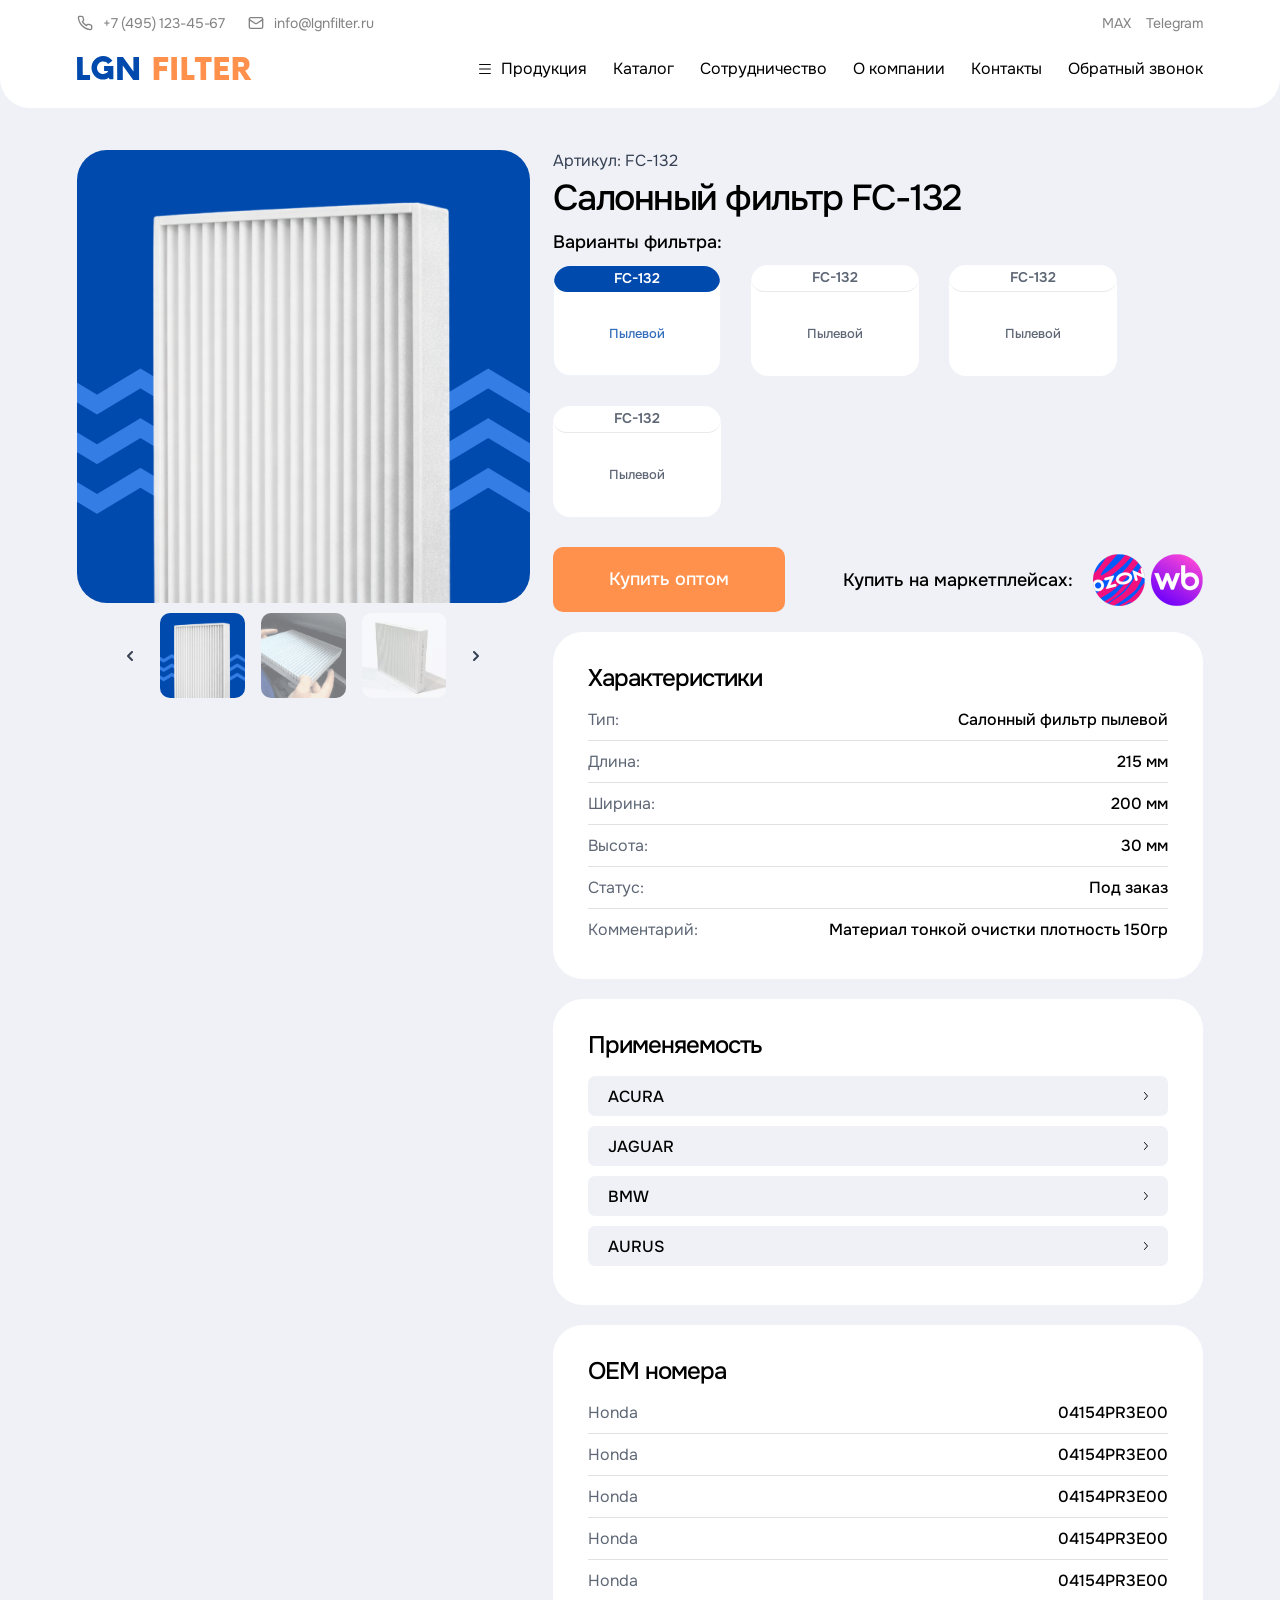
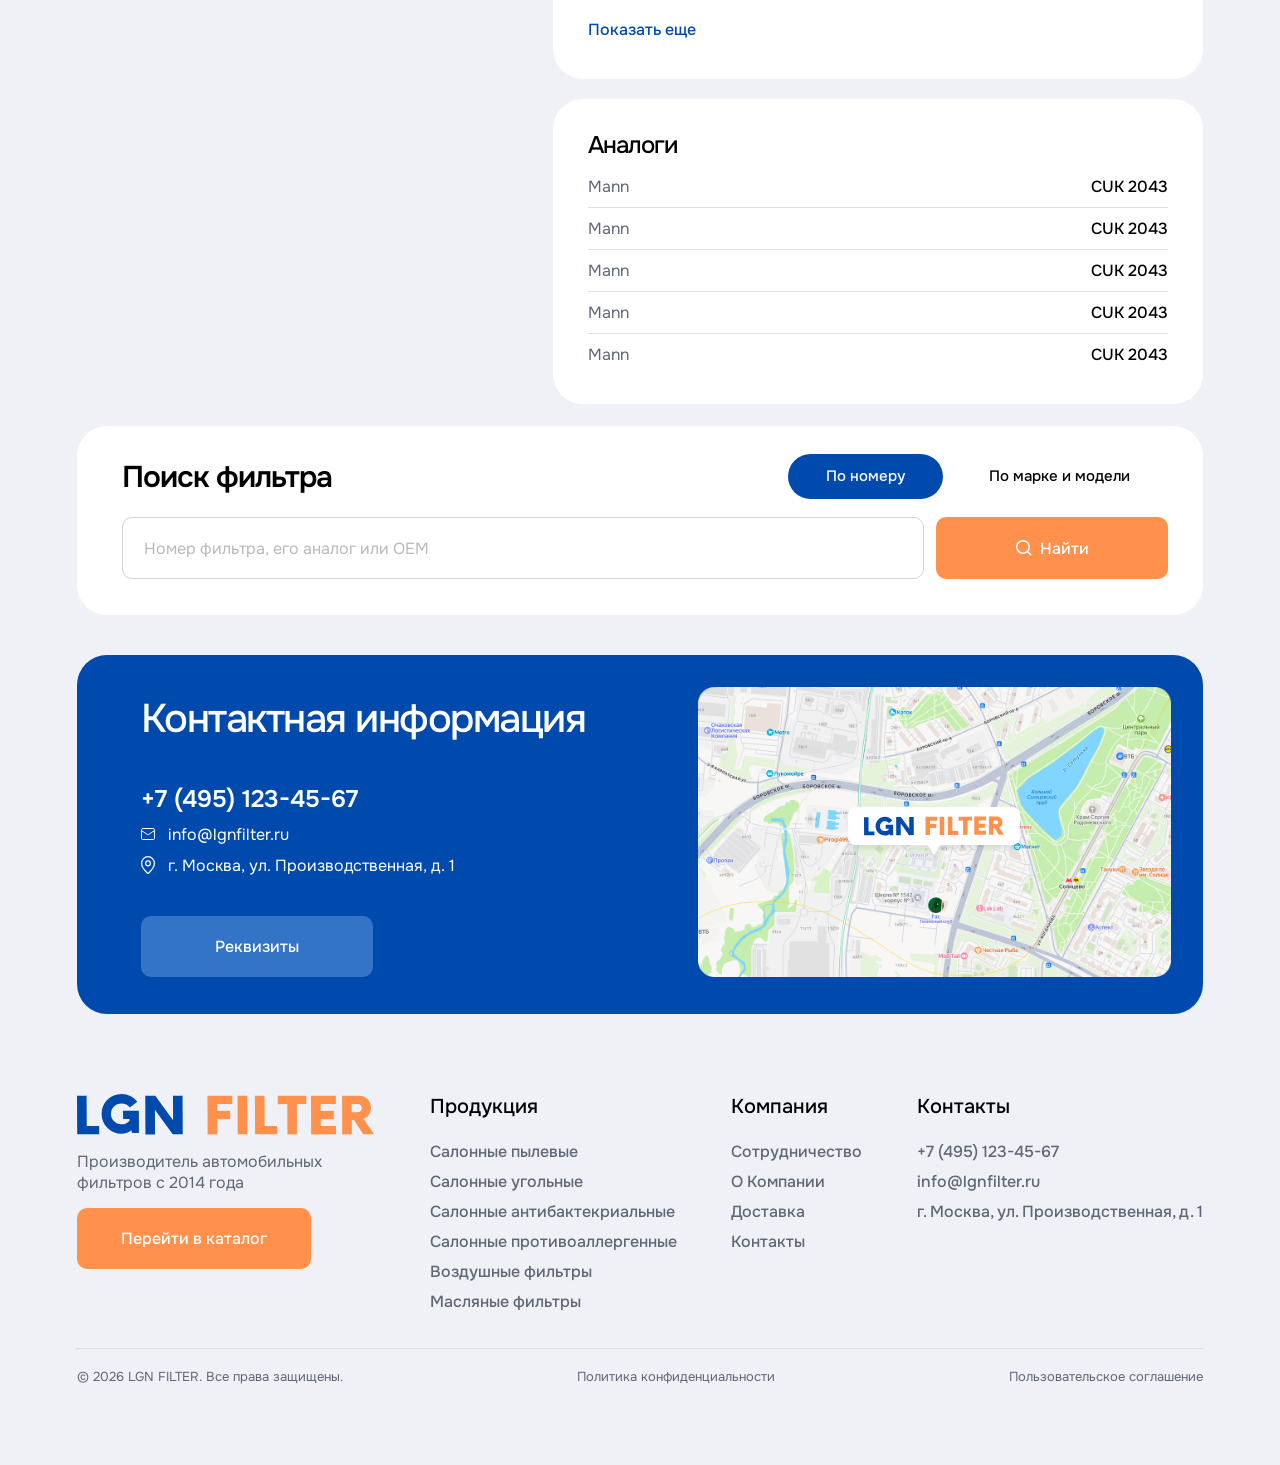
<file: html/product.html>
﻿<!DOCTYPE html>
<html lang="en">
<head>
    <meta charset="UTF-8">
    <meta name="viewport" content="width=device-width, initial-scale=1.0">
    <title>Салонный фильтр FC-132</title>
    <link rel="stylesheet" href="../css/style.css">
    <link rel="stylesheet" href="../css/header.css">
    <link rel="stylesheet" href="../css/footer.css">
    <link rel="stylesheet" href="../css/search.css">
    <link rel="stylesheet" href="../css/product.css">
    <link rel="stylesheet" href="../css/contacts-info.css">
    <link rel="stylesheet" href="https://cdn.jsdelivr.net/npm/swiper@11/swiper-bundle.min.css"/>
</head>
<body>

  <header class="header">
    <div class="header-content-wrapper">

      <div class="header-first-line">

        <div class="header-tel-email-wrapper">
          <div class="btn header-tel-link-wrapper">
            <img src="../src/header/header_tel_img.svg" class="header-tel-img">
            <p class="header-tel-text">+7 (495) 123-45-67</p>
          </div>
          <div class="btn header-email-link-wrapper">
            <img src="../src/header/header_email_img.svg" class="header-email-img">
            <p class="header-email-text">info@lgnfilter.ru</p>
          </div>
        </div>

        <div class="header-social-network">
          <p class="btn header-social-network-link-max">MAX</p>
          <p class="btn header-social-network-link-telegram">Telegram</p>
        </div>

      </div>

      <div class="header-second-line">

        
        <div class="header-logo-wrapper">
          <div class="btn header-burger">
            <img src="../src/header/burger.svg" class="hedaer-burger__img">
          </div>
          <img src="../src/header/header-logo.svg" class="btn header-logo-img">
        </div>

        <div class="header-links-pages-wrapper">
          <div class="header-link-catalog-wrapper">
            <div class="btn link-catalog__text">
              <svg class="header-burger-desktop" width="12" height="10" viewBox="0 0 12 10" fill="none" xmlns="http://www.w3.org/2000/svg">
                <path d="M0.372303 10C0.26657 10 0.178212 9.95414 0.107227 9.86242C0.0362421 9.77069 0.000501497 9.65778 5.09996e-06 9.52367C-0.000491297 9.38957 0.0352493 9.27697 0.107227 9.18588C0.179204 9.09479 0.267563 9.04956 0.372303 9.05019H11.5412C11.647 9.05019 11.7353 9.09574 11.8063 9.18683C11.8778 9.27792 11.9135 9.39083 11.9135 9.52557C11.9135 9.66031 11.8778 9.77291 11.8063 9.86336C11.7348 9.95382 11.6465 9.99905 11.5412 9.99905L0.372303 10ZM0.372303 5.47395C0.26657 5.47395 0.178212 5.42841 0.107227 5.33732C0.0362421 5.24623 0.000501497 5.13331 5.09996e-06 4.99858C-0.000491297 4.86384 0.0352493 4.75124 0.107227 4.66078C0.179204 4.57033 0.267563 4.5251 0.372303 4.5251H11.5412C11.647 4.5251 11.7353 4.57064 11.8063 4.66173C11.8773 4.75282 11.913 4.86574 11.9135 5.00047C11.914 5.13521 11.8783 5.24781 11.8063 5.33827C11.7343 5.42873 11.646 5.47395 11.5412 5.47395H0.372303ZM0.372303 0.947908C0.26657 0.947908 0.178212 0.902679 0.107227 0.812221C0.0357457 0.721131 5.09996e-06 0.608217 5.09996e-06 0.47348C5.09996e-06 0.338742 0.0357457 0.226144 0.107227 0.135687C0.178708 0.045229 0.267067 0 0.372303 0H11.5412C11.647 0 11.7353 0.0455452 11.8063 0.136635C11.8773 0.227726 11.913 0.340007 11.9135 0.47348C11.914 0.606952 11.8783 0.71955 11.8063 0.811272C11.7343 0.902995 11.646 0.94854 11.5412 0.947908H0.372303Z" fill="#0A0A0A"/>
              </svg>
              <p class="header-link-catalog">Продукция</p>
            </div>
            <div class="header__menu-wrapper">
              <button type="button" class="btn menu-wrapper__item">
                <p class="menu-wrapper__item-text">
                  Салонный фильтр пылевой    
                </p>
              </button>
              <button type="button" class="btn menu-wrapper__item">
                <p class="menu-wrapper__item-text">
                  Салонные фильтры угольные    
                </p>
              </button>
              <button type="button" class="btn menu-wrapper__item">
                <p class="menu-wrapper__item-text">
                  Салонные фильтры антибактериальные    
                </p>
              </button>
              <button type="button" class="btn menu-wrapper__item">
                <p class="menu-wrapper__item-text">
                  Салонные фильтры угольные противоалергенные
                </p>
              </button>
              <button type="button" class="btn menu-wrapper__item">
                <p class="menu-wrapper__item-text">
                  Воздушные фильтры  
                </p>
              </button>
              <button type="button" class="btn menu-wrapper__item">
                <p class="menu-wrapper__item-text">
                  Масляные фильтры  
                </p>
              </button>
            </div>
          </div>
          <p class="btn header-link-product">Каталог</p>
          <p class="btn header-link-partnership">Сотрудничество</p>
          <p class="btn header-link-about">О компании</p>
          <p class="btn header-link-contacts">Контакты</p>
          <p class="btn header-link-form">Обратный звонок</p>
        </div>

        <button type="button" class="btn header-button__form">
          Оставить заявку
        </button>
      </div>
    </div>
  </header>

  <main>
    <div class="content-wrapper">

      <div class="item-section">
  
        <div class="item-section__imgs-gallery">
          <div class="img-gallery-slider">
            <div class="img-gallery__slides swiper">
              <div class="swiper-wrapper">
                <div class="img-gallery__item swiper-slide">
                  <img src="../src/product/product_img_1.png" class="item__img">
                </div>
                <div class="img-gallery__item swiper-slide">
                  <img src="../src/product/product_img_2.png" class="item__img">
                </div>
                <div class="img-gallery__item swiper-slide">
                  <img src="../src/product/product_img_3.png" class="item__img">
                </div>
              </div>
            </div>
          </div>
          
          <div class="img-gallery__sliders">
            <button type="button" class="btn img-gallery__arrow--left">
              <svg width="6" height="10" viewBox="0 0 6 10" fill="none" xmlns="http://www.w3.org/2000/svg">
                <path d="M5 9L1 5L5 1" stroke="#364153" stroke-width="2" stroke-linecap="round" stroke-linejoin="round"/>
              </svg>
            </button>
            
            <div class="gallery-sliders__imgs swiper">
              <div class="swiper-wrapper">
                <div class="slide-item swiper-slide">
                  <img src="../src/product/product_img_1.png" class="slide-item__img">
                </div>
                <div class="slide-item swiper-slide">
                  <img src="../src/product/product_img_2.png" class="slide-item__img">
                </div>
                <div class="slide-item swiper-slide">
                  <img src="../src/product/product_img_3.png" class="slide-item__img">
                </div>
              </div>
            </div>
            
            <button type="button" class="btn img-gallery__arrow--right">
              <svg width="6" height="10" viewBox="0 0 6 10" fill="none" xmlns="http://www.w3.org/2000/svg">
                <path d="M1 0.999999L5 5L1 9" stroke="#364153" stroke-width="2" stroke-linecap="round" stroke-linejoin="round"/>
              </svg>
            </button>
          </div>
        </div>
  
        <div class="item-section__product-info">

          <div class="product-info__label">
            <p class="product-info__article">Артикул: FC-132</p>
            <h1 class="letter-spacing--title product-info__title">Салонный фильтр FC-132</h1>
          </div>

          <div class="product-info__variants">
            <p class="variants__title">Варианты фильтра:</p>
            <div class="variants__wrapper">

              <button type="button" class="btn variants-card">
                <div class="variants-card__up">
                  <p class="variants-card__article">FC-132</p>
                </div>
                <div class="variants-card__down">
                  <p class="variants-card__title">Пылевой</p>
                </div>
              </button>

              <button type="button" class="btn variants-card">
                <div class="variants-card__up">
                  <p class="variants-card__article">FC-132</p>
                </div>
                <div class="variants-card__down">
                  <p class="variants-card__title">Пылевой</p>
                </div>
              </button>

              <button type="button" class="btn variants-card">
                <div class="variants-card__up">
                  <p class="variants-card__article">FC-132</p>
                </div>
                <div class="variants-card__down">
                  <p class="variants-card__title">Пылевой</p>
                </div>
              </button>

              <button type="button" class="btn variants-card">
                <div class="variants-card__up">
                  <p class="variants-card__article">FC-132</p>
                </div>
                <div class="variants-card__down">
                  <p class="variants-card__title">Пылевой</p>
                </div>
              </button>

            </div>
          </div>

          <div class="product-info__btns">
            <button type="button" class="btn btn--bye-bulk">Купить оптом</button>
            <div class="marketplaces">
              <p class="marketplaces__title">Купить на маркетплейсах:</p>
              <button type="button" class="btn btn--link">
                <img src="../src/product/btn_ozon.png"class="btn--link-img">
              </button>
              <button type="button" class="btn btn--link">
                <img src="../src/product/btn_wb.png" class="btn--link-img">
              </button>
            </div>
          </div>

          <!-- Характеристики -->
          <div class="card-margin product-info__card">
            <p class="letter-spacing--text card-label">Характеристики</p>
            <div class="card-content">

              <div class="card-content__row">
                <p class="card-content__title">Тип:</p>
                <p class="card-content__description">Салонный фильтр пылевой</p>
              </div>

              <hr class="card-content__devider">
              
              <div class="card-content__row">
                <p class="card-content__title">Длина:</p>
                <p class="card-content__description">215 мм</p>
              </div>

              <hr class="card-content__devider">
              
              <div class="card-content__row">
                <p class="card-content__title">Ширина:</p>
                <p class="card-content__description">200 мм</p>
              </div>

              <hr class="card-content__devider">
              
              <div class="card-content__row">
                <p class="card-content__title">Высота:</p>
                <p class="card-content__description">30 мм</p>
              </div>

              <hr class="card-content__devider">
              
              <div class="card-content__row">
                <p class="card-content__title">Статус:</p>
                <p class="card-content__description">Под заказ</p>
              </div>

              <hr class="card-content__devider">
              
              <div class="card-content__row">
                <p class="card-content__title">Комментарий:</p>
                <p class="card-content__description">Материал тонкой очистки плотность 150гр</p>
              </div>
              
            </div>
          </div>


          <!-- Применяемость -->
          <div class="card-margin product-info__card">
            <p class="letter-spacing--text card-label">Применяемость</p>
            <div class="card-content applicability-wrapper-anim">

              <button data-brand="ACURA" type="button" class="btn-applicability card-content__row--car-brand">
                <p class="card-content__title--car-text">ACURA</p>
                <svg class="card-content__arrow--car-svg" width="4" height="8" viewBox="0 0 4 8" fill="none" xmlns="http://www.w3.org/2000/svg">
                  <path d="M0.499999 0.500001L3.5 4L0.5 7.5" stroke="#0A0A0A" stroke-linecap="round" stroke-linejoin="round"/>
                </svg>
              </button>

              <div data-brand="ACURA" class="desktop-view card-content card-content--car-models applicability-wrapper-anim">

                <button data-brand="ACURA" type="button" class="btn-applicability card-content__row--car-model">
                  <svg class="card-content__arrow--car-svg" width="4" height="8" viewBox="0 0 4 8" fill="none" xmlns="http://www.w3.org/2000/svg">
                    <path d="M0.499999 0.500001L3.5 4L0.5 7.5" stroke="#0A0A0A" stroke-linecap="round" stroke-linejoin="round"/>
                  </svg>
                  <p class="card-content__title--car-text">Legend</p>
                </button>

                <div data-brand="ACURA" class="car-info-table">
                  <table class="table">
                    <thead>
                      <tr>
                        <th class="first-data">Объем (модель)</th>
                        <th>Код двигателя</th>
                        <th>Мощност кВт (л.с.)</th>
                        <th class="last-data">Год выпуска</th>
                      </tr>
                    </thead>
                    <tbody>
                      <tr>
                        <td class="first-data">3.5</td>
                        <td>J35Z2J35Z2J35Z2</td>
                        <td>204(277)</td>
                        <td class="last-data">04/12 ⇒ 04/26</td>
                      </tr>
                      <tr>
                        <td class="first-data">3.5</td>
                        <td>J35Z2J35Z2J35Z2</td>
                        <td>204(277)</td>
                        <td class="last-data">04/12 ⇒ 04/26</td>
                      </tr>
                    </tbody>
                  </table>
                </div>

                <button data-brand="ACURA" type="button" class="btn-applicability card-content__row--car-model">
                  <svg class="card-content__arrow--car-svg" width="4" height="8" viewBox="0 0 4 8" fill="none" xmlns="http://www.w3.org/2000/svg">
                    <path d="M0.499999 0.500001L3.5 4L0.5 7.5" stroke="#0A0A0A" stroke-linecap="round" stroke-linejoin="round"/>
                  </svg>
                  <p class="card-content__title--car-text">Legend</p>
                </button>

                <div data-brand="ACURA" class="car-info-table">
                  <table class="table">
                    <thead>
                      <tr>
                        <th class="first-data">Объем (модель)</th>
                        <th>Код двигателя</th>
                        <th>Мощност кВт (л.с.)</th>
                        <th class="last-data">Год выпуска</th>
                      </tr>
                    </thead>
                    <tbody>
                      <tr>
                        <td class="first-data">3.5</td>
                        <td>J35Z2J35Z2J35Z2</td>
                        <td>204(277)</td>
                        <td class="last-data">04/12 ⇒ 04/26</td>
                      </tr>
                      <tr>
                        <td class="first-data">3.5</td>
                        <td>J35Z2J35Z2J35Z2</td>
                        <td>204(277)</td>
                        <td class="last-data">04/12 ⇒ 04/26</td>
                      </tr>
                    </tbody>
                  </table>
                </div>

                <button data-brand="ACURA" type="button" class="btn-applicability card-content__row--car-model">
                  <svg class="card-content__arrow--car-svg" width="4" height="8" viewBox="0 0 4 8" fill="none" xmlns="http://www.w3.org/2000/svg">
                    <path d="M0.499999 0.500001L3.5 4L0.5 7.5" stroke="#0A0A0A" stroke-linecap="round" stroke-linejoin="round"/>
                  </svg>
                  <p class="card-content__title--car-text">Legend</p>
                </button>

                <div data-brand="ACURA" class="car-info-table">
                  <table class="table">
                    <thead>
                      <tr>
                        <th class="first-data">Объем (модель)</th>
                        <th>Код двигателя</th>
                        <th>Мощност кВт (л.с.)</th>
                        <th class="last-data">Год выпуска</th>
                      </tr>
                    </thead>
                    <tbody>
                      <tr>
                        <td class="first-data">3.5</td>
                        <td>J35Z2J35Z2J35Z2</td>
                        <td>204(277)</td>
                        <td class="last-data">04/12 ⇒ 04/26</td>
                      </tr>
                      <tr>
                        <td class="first-data">3.5</td>
                        <td>J35Z2J35Z2J35Z2</td>
                        <td>204(277)</td>
                        <td class="last-data">04/12 ⇒ 04/26</td>
                      </tr>
                    </tbody>
                  </table>
                </div>

                <button data-brand="ACURA" type="button" class="btn-applicability card-content__row--car-model">
                  <svg class="card-content__arrow--car-svg" width="4" height="8" viewBox="0 0 4 8" fill="none" xmlns="http://www.w3.org/2000/svg">
                    <path d="M0.499999 0.500001L3.5 4L0.5 7.5" stroke="#0A0A0A" stroke-linecap="round" stroke-linejoin="round"/>
                  </svg>
                  <p class="card-content__title--car-text">Legend</p>
                </button>

                <div data-brand="ACURA" class="car-info-table">
                  <table class="table">
                    <thead>
                      <tr>
                        <th class="first-data">Объем (модель)</th>
                        <th>Код двигателя</th>
                        <th>Мощност кВт (л.с.)</th>
                        <th class="last-data">Год выпуска</th>
                      </tr>
                    </thead>
                    <tbody>
                      <tr>
                        <td class="first-data">3.5</td>
                        <td>J35Z2J35Z2J35Z2</td>
                        <td>204(277)</td>
                        <td class="last-data">04/12 ⇒ 04/26</td>
                      </tr>
                      <tr>
                        <td class="first-data">3.5</td>
                        <td>J35Z2J35Z2J35Z2</td>
                        <td>204(277)</td>
                        <td class="last-data">04/12 ⇒ 04/26</td>
                      </tr>
                    </tbody>
                  </table>
                </div>

              </div>



              <button data-brand="JAGUAR" type="button" class="btn-applicability card-content__row--car-brand">
                <p class="card-content__title--car-text">JAGUAR</p>
                <svg class="card-content__arrow--car-svg" width="4" height="8" viewBox="0 0 4 8" fill="none" xmlns="http://www.w3.org/2000/svg">
                  <path d="M0.499999 0.500001L3.5 4L0.5 7.5" stroke="#0A0A0A" stroke-linecap="round" stroke-linejoin="round"/>
                </svg>
              </button>

              <div data-brand="JAGUAR" class="desktop-view card-content card-content--car-models applicability-wrapper-anim">

                <button data-brand="JAGUAR" type="button" class="btn-applicability card-content__row--car-model">
                  <svg class="card-content__arrow--car-svg" width="4" height="8" viewBox="0 0 4 8" fill="none" xmlns="http://www.w3.org/2000/svg">
                    <path d="M0.499999 0.500001L3.5 4L0.5 7.5" stroke="#0A0A0A" stroke-linecap="round" stroke-linejoin="round"/>
                  </svg>
                  <p class="card-content__title--car-text">Legend</p>
                </button>

                <div data-brand="JAGUAR" class="car-info-table">
                  <table class="table">
                    <thead>
                      <tr>
                        <th class="first-data">Объем (модель)</th>
                        <th>Код двигателя</th>
                        <th>Мощност кВт (л.с.)</th>
                        <th class="last-data">Год выпуска</th>
                      </tr>
                    </thead>
                    <tbody>
                      <tr>
                        <td class="first-data">3.5</td>
                        <td>J35Z2J35Z2J35Z2</td>
                        <td>204(277)</td>
                        <td class="last-data">04/12 ⇒ 04/26</td>
                      </tr>
                      <tr>
                        <td class="first-data">3.5</td>
                        <td>J35Z2J35Z2J35Z2</td>
                        <td>204(277)</td>
                        <td class="last-data">04/12 ⇒ 04/26</td>
                      </tr>
                    </tbody>
                  </table>
                </div>

                <button data-brand="JAGUAR" type="button" class="btn-applicability card-content__row--car-model">
                  <svg class="card-content__arrow--car-svg" width="4" height="8" viewBox="0 0 4 8" fill="none" xmlns="http://www.w3.org/2000/svg">
                    <path d="M0.499999 0.500001L3.5 4L0.5 7.5" stroke="#0A0A0A" stroke-linecap="round" stroke-linejoin="round"/>
                  </svg>
                  <p class="card-content__title--car-text">Legend</p>
                </button>

                <div data-brand="JAGUAR" class="car-info-table">
                  <table class="table">
                    <thead>
                      <tr>
                        <th class="first-data">Объем (модель)</th>
                        <th>Код двигателя</th>
                        <th>Мощност кВт (л.с.)</th>
                        <th class="last-data">Год выпуска</th>
                      </tr>
                    </thead>
                    <tbody>
                      <tr>
                        <td class="first-data">3.5</td>
                        <td>J35Z2J35Z2J35Z2</td>
                        <td>204(277)</td>
                        <td class="last-data">04/12 ⇒ 04/26</td>
                      </tr>
                      <tr>
                        <td class="first-data">3.5</td>
                        <td>J35Z2J35Z2J35Z2</td>
                        <td>204(277)</td>
                        <td class="last-data">04/12 ⇒ 04/26</td>
                      </tr>
                    </tbody>
                  </table>
                </div>

                <button data-brand="JAGUAR" type="button" class="btn-applicability card-content__row--car-model">
                  <svg class="card-content__arrow--car-svg" width="4" height="8" viewBox="0 0 4 8" fill="none" xmlns="http://www.w3.org/2000/svg">
                    <path d="M0.499999 0.500001L3.5 4L0.5 7.5" stroke="#0A0A0A" stroke-linecap="round" stroke-linejoin="round"/>
                  </svg>
                  <p class="card-content__title--car-text">Legend</p>
                </button>

                <div data-brand="JAGUAR" class="car-info-table">
                  <table class="table">
                    <thead>
                      <tr>
                        <th class="first-data">Объем (модель)</th>
                        <th>Код двигателя</th>
                        <th>Мощност кВт (л.с.)</th>
                        <th class="last-data">Год выпуска</th>
                      </tr>
                    </thead>
                    <tbody>
                      <tr>
                        <td class="first-data">3.5</td>
                        <td>J35Z2J35Z2J35Z2</td>
                        <td>204(277)</td>
                        <td class="last-data">04/12 ⇒ 04/26</td>
                      </tr>
                      <tr>
                        <td class="first-data">3.5</td>
                        <td>J35Z2J35Z2J35Z2</td>
                        <td>204(277)</td>
                        <td class="last-data">04/12 ⇒ 04/26</td>
                      </tr>
                    </tbody>
                  </table>
                </div>

                <button data-brand="JAGUAR" type="button" class="btn-applicability card-content__row--car-model">
                  <svg class="card-content__arrow--car-svg" width="4" height="8" viewBox="0 0 4 8" fill="none" xmlns="http://www.w3.org/2000/svg">
                    <path d="M0.499999 0.500001L3.5 4L0.5 7.5" stroke="#0A0A0A" stroke-linecap="round" stroke-linejoin="round"/>
                  </svg>
                  <p class="card-content__title--car-text">Legend</p>
                </button>

                <div data-brand="JAGUAR" class="car-info-table">
                  <table class="table">
                    <thead>
                      <tr>
                        <th class="first-data">Объем (модель)</th>
                        <th>Код двигателя</th>
                        <th>Мощност кВт (л.с.)</th>
                        <th class="last-data">Год выпуска</th>
                      </tr>
                    </thead>
                    <tbody>
                      <tr>
                        <td class="first-data">3.5</td>
                        <td>J35Z2J35Z2J35Z2</td>
                        <td>204(277)</td>
                        <td class="last-data">04/12 ⇒ 04/26</td>
                      </tr>
                      <tr>
                        <td class="first-data">3.5</td>
                        <td>J35Z2J35Z2J35Z2</td>
                        <td>204(277)</td>
                        <td class="last-data">04/12 ⇒ 04/26</td>
                      </tr>
                    </tbody>
                  </table>
                </div>

              </div>

              <button data-brand="BMW" type="button" class="btn-applicability card-content__row--car-brand">
                <p class="card-content__title--car-text">BMW</p>
                <svg class="card-content__arrow--car-svg" width="4" height="8" viewBox="0 0 4 8" fill="none" xmlns="http://www.w3.org/2000/svg">
                  <path d="M0.499999 0.500001L3.5 4L0.5 7.5" stroke="#0A0A0A" stroke-linecap="round" stroke-linejoin="round"/>
                </svg>
              </button>

              <div data-brand="BMW" class="desktop-view card-content card-content--car-models applicability-wrapper-anim">

                <button data-brand="BMW" type="button" class="btn-applicability card-content__row--car-model">
                  <svg class="card-content__arrow--car-svg" width="4" height="8" viewBox="0 0 4 8" fill="none" xmlns="http://www.w3.org/2000/svg">
                    <path d="M0.499999 0.500001L3.5 4L0.5 7.5" stroke="#0A0A0A" stroke-linecap="round" stroke-linejoin="round"/>
                  </svg>
                  <p class="card-content__title--car-text">Legend</p>
                </button>

                <div data-brand="BMW" class="car-info-table">
                  <table class="table">
                    <thead>
                      <tr>
                        <th class="first-data">Объем (модель)</th>
                        <th>Код двигателя</th>
                        <th>Мощност кВт (л.с.)</th>
                        <th class="last-data">Год выпуска</th>
                      </tr>
                    </thead>
                    <tbody>
                      <tr>
                        <td class="first-data">3.5</td>
                        <td>J35Z2J35Z2J35Z2</td>
                        <td>204(277)</td>
                        <td class="last-data">04/12 ⇒ 04/26</td>
                      </tr>
                      <tr>
                        <td class="first-data">3.5</td>
                        <td>J35Z2J35Z2J35Z2</td>
                        <td>204(277)</td>
                        <td class="last-data">04/12 ⇒ 04/26</td>
                      </tr>
                    </tbody>
                  </table>
                </div>

                <button data-brand="BMW" type="button" class="btn-applicability card-content__row--car-model">
                  <svg class="card-content__arrow--car-svg" width="4" height="8" viewBox="0 0 4 8" fill="none" xmlns="http://www.w3.org/2000/svg">
                    <path d="M0.499999 0.500001L3.5 4L0.5 7.5" stroke="#0A0A0A" stroke-linecap="round" stroke-linejoin="round"/>
                  </svg>
                  <p class="card-content__title--car-text">Legend</p>
                </button>

                <div data-brand="BMW" class="car-info-table">
                  <table class="table">
                    <thead>
                      <tr>
                        <th class="first-data">Объем (модель)</th>
                        <th>Код двигателя</th>
                        <th>Мощност кВт (л.с.)</th>
                        <th class="last-data">Год выпуска</th>
                      </tr>
                    </thead>
                    <tbody>
                      <tr>
                        <td class="first-data">3.5</td>
                        <td>J35Z2J35Z2J35Z2</td>
                        <td>204(277)</td>
                        <td class="last-data">04/12 ⇒ 04/26</td>
                      </tr>
                      <tr>
                        <td class="first-data">3.5</td>
                        <td>J35Z2J35Z2J35Z2</td>
                        <td>204(277)</td>
                        <td class="last-data">04/12 ⇒ 04/26</td>
                      </tr>
                    </tbody>
                  </table>
                </div>

                <button data-brand="BMW" type="button" class="btn-applicability card-content__row--car-model">
                  <svg class="card-content__arrow--car-svg" width="4" height="8" viewBox="0 0 4 8" fill="none" xmlns="http://www.w3.org/2000/svg">
                    <path d="M0.499999 0.500001L3.5 4L0.5 7.5" stroke="#0A0A0A" stroke-linecap="round" stroke-linejoin="round"/>
                  </svg>
                  <p class="card-content__title--car-text">Legend</p>
                </button>

                <div data-brand="BMW" class="car-info-table">
                  <table class="table">
                    <thead>
                      <tr>
                        <th class="first-data">Объем (модель)</th>
                        <th>Код двигателя</th>
                        <th>Мощност кВт (л.с.)</th>
                        <th class="last-data">Год выпуска</th>
                      </tr>
                    </thead>
                    <tbody>
                      <tr>
                        <td class="first-data">3.5</td>
                        <td>J35Z2J35Z2J35Z2</td>
                        <td>204(277)</td>
                        <td class="last-data">04/12 ⇒ 04/26</td>
                      </tr>
                      <tr>
                        <td class="first-data">3.5</td>
                        <td>J35Z2J35Z2J35Z2</td>
                        <td>204(277)</td>
                        <td class="last-data">04/12 ⇒ 04/26</td>
                      </tr>
                    </tbody>
                  </table>
                </div>

                <button data-brand="BMW" type="button" class="btn-applicability card-content__row--car-model">
                  <svg class="card-content__arrow--car-svg" width="4" height="8" viewBox="0 0 4 8" fill="none" xmlns="http://www.w3.org/2000/svg">
                    <path d="M0.499999 0.500001L3.5 4L0.5 7.5" stroke="#0A0A0A" stroke-linecap="round" stroke-linejoin="round"/>
                  </svg>
                  <p class="card-content__title--car-text">Legend</p>
                </button>
                
                <div data-brand="BMW" class="car-info-table">
                  <table class="table">
                    <thead>
                      <tr>
                        <th class="first-data">Объем (модель)</th>
                        <th>Код двигателя</th>
                        <th>Мощност кВт (л.с.)</th>
                        <th class="last-data">Год выпуска</th>
                      </tr>
                    </thead>
                    <tbody>
                      <tr>
                        <td class="first-data">3.5</td>
                        <td>J35Z2J35Z2J35Z2</td>
                        <td>204(277)</td>
                        <td class="last-data">04/12 ⇒ 04/26</td>
                      </tr>
                      <tr>
                        <td class="first-data">3.5</td>
                        <td>J35Z2J35Z2J35Z2</td>
                        <td>204(277)</td>
                        <td class="last-data">04/12 ⇒ 04/26</td>
                      </tr>
                    </tbody>
                  </table>
                </div>

              </div>
              

              <button data-brand="AURUS" type="button" class="btn-applicability card-content__row--car-brand">
                <p class="card-content__title--car-text">AURUS</p>
                <svg class="card-content__arrow--car-svg" width="4" height="8" viewBox="0 0 4 8" fill="none" xmlns="http://www.w3.org/2000/svg">
                  <path d="M0.499999 0.500001L3.5 4L0.5 7.5" stroke="#0A0A0A" stroke-linecap="round" stroke-linejoin="round"/>
                </svg>
              </button>

              <div data-brand="AURUS" class="desktop-view card-content card-content--car-models applicability-wrapper-anim">

                <button data-brand="AURUS" type="button" class="btn-applicability card-content__row--car-model">
                  <svg class="card-content__arrow--car-svg" width="4" height="8" viewBox="0 0 4 8" fill="none" xmlns="http://www.w3.org/2000/svg">
                    <path d="M0.499999 0.500001L3.5 4L0.5 7.5" stroke="#0A0A0A" stroke-linecap="round" stroke-linejoin="round"/>
                  </svg>
                  <p class="card-content__title--car-text">Legend</p>
                </button>

                <div data-brand="AURUS" class="car-info-table">
                  <table class="table">
                    <thead>
                      <tr>
                        <th class="first-data">Объем (модель)</th>
                        <th>Код двигателя</th>
                        <th>Мощност кВт (л.с.)</th>
                        <th class="last-data">Год выпуска</th>
                      </tr>
                    </thead>
                    <tbody>
                      <tr>
                        <td class="first-data">3.5</td>
                        <td>J35Z2J35Z2J35Z2</td>
                        <td>204(277)</td>
                        <td class="last-data">04/12 ⇒ 04/26</td>
                      </tr>
                      <tr>
                        <td class="first-data">3.5</td>
                        <td>J35Z2J35Z2J35Z2</td>
                        <td>204(277)</td>
                        <td class="last-data">04/12 ⇒ 04/26</td>
                      </tr>
                    </tbody>
                  </table>
                </div>

                <button data-brand="AURUS" type="button" class="btn-applicability card-content__row--car-model">
                  <svg class="card-content__arrow--car-svg" width="4" height="8" viewBox="0 0 4 8" fill="none" xmlns="http://www.w3.org/2000/svg">
                    <path d="M0.499999 0.500001L3.5 4L0.5 7.5" stroke="#0A0A0A" stroke-linecap="round" stroke-linejoin="round"/>
                  </svg>
                  <p class="card-content__title--car-text">Legend</p>
                </button>

                <div data-brand="AURUS" class="car-info-table">
                  <table class="table">
                    <thead>
                      <tr>
                        <th class="first-data">Объем (модель)</th>
                        <th>Код двигателя</th>
                        <th>Мощност кВт (л.с.)</th>
                        <th class="last-data">Год выпуска</th>
                      </tr>
                    </thead>
                    <tbody>
                      <tr>
                        <td class="first-data">3.5</td>
                        <td>J35Z2J35Z2J35Z2</td>
                        <td>204(277)</td>
                        <td class="last-data">04/12 ⇒ 04/26</td>
                      </tr>
                      <tr>
                        <td class="first-data">3.5</td>
                        <td>J35Z2J35Z2J35Z2</td>
                        <td>204(277)</td>
                        <td class="last-data">04/12 ⇒ 04/26</td>
                      </tr>
                    </tbody>
                  </table>
                </div>

                <button data-brand="AURUS" type="button" class="btn-applicability card-content__row--car-model">
                  <svg class="card-content__arrow--car-svg" width="4" height="8" viewBox="0 0 4 8" fill="none" xmlns="http://www.w3.org/2000/svg">
                    <path d="M0.499999 0.500001L3.5 4L0.5 7.5" stroke="#0A0A0A" stroke-linecap="round" stroke-linejoin="round"/>
                  </svg>
                  <p class="card-content__title--car-text">Legend</p>
                </button>

                <div data-brand="AURUS" class="car-info-table">
                  <table class="table">
                    <thead>
                      <tr>
                        <th class="first-data">Объем (модель)</th>
                        <th>Код двигателя</th>
                        <th>Мощност кВт (л.с.)</th>
                        <th class="last-data">Год выпуска</th>
                      </tr>
                    </thead>
                    <tbody>
                      <tr>
                        <td class="first-data">3.5</td>
                        <td>J35Z2J35Z2J35Z2</td>
                        <td>204(277)</td>
                        <td class="last-data">04/12 ⇒ 04/26</td>
                      </tr>
                      <tr>
                        <td class="first-data">3.5</td>
                        <td>J35Z2J35Z2J35Z2</td>
                        <td>204(277)</td>
                        <td class="last-data">04/12 ⇒ 04/26</td>
                      </tr>
                    </tbody>
                  </table>
                </div>

                <button data-brand="AURUS" type="button" class="btn-applicability card-content__row--car-model">
                  <svg class="card-content__arrow--car-svg" width="4" height="8" viewBox="0 0 4 8" fill="none" xmlns="http://www.w3.org/2000/svg">
                    <path d="M0.499999 0.500001L3.5 4L0.5 7.5" stroke="#0A0A0A" stroke-linecap="round" stroke-linejoin="round"/>
                  </svg>
                  <p class="card-content__title--car-text">Legend</p>
                </button>

                <div data-brand="AURUS" class="car-info-table">
                  <table class="table">
                    <thead>
                      <tr>
                        <th class="first-data">Объем (модель)</th>
                        <th>Код двигателя</th>
                        <th>Мощност кВт (л.с.)</th>
                        <th class="last-data">Год выпуска</th>
                      </tr>
                    </thead>
                    <tbody>
                      <tr>
                        <td class="first-data">3.5</td>
                        <td>J35Z2J35Z2J35Z2</td>
                        <td>204(277)</td>
                        <td class="last-data">04/12 ⇒ 04/26</td>
                      </tr>
                      <tr>
                        <td class="first-data">3.5</td>
                        <td>J35Z2J35Z2J35Z2</td>
                        <td>204(277)</td>
                        <td class="last-data">04/12 ⇒ 04/26</td>
                      </tr>
                    </tbody>
                  </table>
                </div>

              </div>
              
            </div>
          </div>

          <!-- OEM номера -->
          <div class="card-margin product-info__card">
            <p class="letter-spacing--text card-label">OEM номера</p>
            <div class="card-content">

              <div class="card-content__row">
                <p class="card-content__title">Honda</p>
                <p class="card-content__description">04154PR3E00</p>
              </div>

              <hr class="card-content__devider">

              <div class="card-content__row">
                <p class="card-content__title">Honda</p>
                <p class="card-content__description">04154PR3E00</p>
              </div>

              <hr class="card-content__devider">

              <div class="card-content__row">
                <p class="card-content__title">Honda</p>
                <p class="card-content__description">04154PR3E00</p>
              </div>
              
              <hr class="card-content__devider">

              <div class="card-content__row">
                <p class="card-content__title">Honda</p>
                <p class="card-content__description">04154PR3E00</p>
              </div>

              <hr class="card-content__devider">

              <div class="card-content__row">
                <p class="card-content__title">Honda</p>
                <p class="card-content__description">04154PR3E00</p>
              </div>

               <hr class="card-content__devider">

              <div class="card-content__row">
                <p class="card-content__title">Honda</p>
                <p class="card-content__description">04154PR3E00</p>
              </div>

               <hr class="card-content__devider">

              <div class="card-content__row">
                <p class="card-content__title">Honda</p>
                <p class="card-content__description">04154PR3E00</p>
              </div>

               <hr class="card-content__devider">

              <div class="card-content__row">
                <p class="card-content__title">Honda</p>
                <p class="card-content__description">04154PR3E00</p>
              </div>
              
            </div>
            <button type="buttom" class="btn-applicability show-more">Показать еще</button>
          </div>

          
          <!-- Аналоги -->
          <div class="card-margin product-info__card">
            <p class="letter-spacing--text card-label">Аналоги</p>
            <div class="card-content">

              <div class="card-content__row">
                <p class="card-content__title">Mann</p>
                <p class="card-content__description">CUK 2043</p>
              </div>

              <hr class="card-content__devider">

              <div class="card-content__row">
                <p class="card-content__title">Mann</p>
                <p class="card-content__description">CUK 2043</p>
              </div>

              <hr class="card-content__devider">


              <div class="card-content__row">
                <p class="card-content__title">Mann</p>
                <p class="card-content__description">CUK 2043</p>
              </div>

              <hr class="card-content__devider">


              <div class="card-content__row">
                <p class="card-content__title">Mann</p>
                <p class="card-content__description">CUK 2043</p>
              </div>

              <hr class="card-content__devider">

              
              <div class="card-content__row">
                <p class="card-content__title">Mann</p>
                <p class="card-content__description">CUK 2043</p>
              </div>
              
            </div>
          </div>

        </div>
      </div>

      <div class="search-wrapper" style="margin-top: 22px;">
        <div class="search-wrapper-up">
          <div class="label-wrapper">
            <p class="letter-spacing--text search-label">Поиск фильтра</p>
          </div>
          <div class="search-buttons-wrapper">
            <button type="button" class="btn btn-search-number"> 
              По номеру
            </button>
            <button type="button" class="btn btn-search-auto"> 
              По марке и модели
            </button>
          </div>
        </div>

        <div class="search-wrapper-down">

            <form action="" method="get" autocomplete="off" class="search-by-number">
              <input
                class="search-input"
                type="text"
                placeholder="Номер фильтра, его аналог или OEM"
                value=""
                autocomplete="off"
              />
            </form>

            <form action="" method="get" autocomplete="off" class="search-by-auto">
              <div class="search-input-car-brend">
                <input
                  class="search-input"
                  type="text"
                  placeholder="Выберите марку"
                  value=""
                  autocomplete="off"
                />
                <svg class="search-input-car-brend-arrow" width="12" height="7" viewBox="0 0 12 7" fill="none" xmlns="http://www.w3.org/2000/svg">
                  <path d="M1 0.999999L6 6L11 1" stroke="#6A7282" stroke-width="2" stroke-linecap="round" stroke-linejoin="round"/>
                </svg>
              </div>

              <div class="search-input-car-model">
                <input
                  class="search-input"
                  type="text"
                  placeholder="Выберите модель"
                  value=""
                  autocomplete="off"
                />
                <svg class="search-input-car-model-arrow" width="12" height="7" viewBox="0 0 12 7" fill="none" xmlns="http://www.w3.org/2000/svg">
                  <path d="M1 0.999999L6 6L11 1" stroke="#6A7282" stroke-width="2" stroke-linecap="round" stroke-linejoin="round"/>
                </svg>
              </div>

            </form>

            <button type="button" class="btn btn-search-enter"> 
              <svg width="16" height="16" viewBox="0 0 16 16" fill="none" xmlns="http://www.w3.org/2000/svg">
                <path d="M14.75 14.75L11.3721 11.3721M11.3721 11.3721C11.9499 10.7944 12.4083 10.1084 12.721 9.35349C13.0337 8.59856 13.1946 7.78944 13.1946 6.97231C13.1946 6.15519 13.0337 5.34606 12.721 4.59114C12.4083 3.83621 11.9499 3.15027 11.3721 2.57247C10.7944 1.99468 10.1084 1.53635 9.35349 1.22365C8.59856 0.910945 7.78944 0.75 6.97231 0.75C6.15519 0.75 5.34606 0.910945 4.59114 1.22365C3.83621 1.53635 3.15027 1.99468 2.57247 2.57247C1.40556 3.73938 0.75 5.32205 0.75 6.97231C0.75 8.62257 1.40556 10.2052 2.57247 11.3721C3.73938 12.5391 5.32205 13.1946 6.97231 13.1946C8.62257 13.1946 10.2052 12.5391 11.3721 11.3721Z" stroke="white" stroke-width="1.5" stroke-linecap="round" stroke-linejoin="round"/>
              </svg>
              Найти
            </button>
        </div>
      </div>

      <div class="contacts-wrapper">
        <div class="text-and-button-wrapper">
          <div class="texts-wrapper">
            <p class="letter-spacing--title contact-label">Контактная информация</p>
            <div class="description-wrapper">
              <p class="tel-number">+7 (495) 123-45-67</p>
              <div class="mail-wrapper">
                <div class="contact-img-wrapper">
                  <img src="../src/main/mail.svg" class="mail-img">
                </div>
                <p class="mail-text">info@lgnfilter.ru</p>
              </div>
              <div class="location-wrapper">
                <div class="contact-img-wrapper">
                  <img src="../src/main/location.svg" class="location-img">
                </div>
                <p class="location-text">г. Москва, ул. Производственная, д. 1</p>
              </div>
            </div>
            
            <button type="button" class="btn btn-requisits">
              Реквизиты
            </button>
          </div>
        </div>

        <div class="map-wrapper">
          <img src="../src/main/map-img.png" class="map-img">
          <img src="../src/main/logo-absolute.svg" class="logo-absolute-img">
        </div>
      </div>

    </div>

  </main>

  <footer class="footer">
      <div class="footer-content-wrapper">

        <div class="footer-first-line">

          <div class="footer-logo-catalog-column">
            <img src="../src/header/header-logo.svg" class="footer-logo">
            <p class="footer-label">Производитель автомобильных фильтров с 2014 года</p>
            <button type="button" class="btn footer-btn-catalog">
              Перейти в каталог
            </button>
          </div>

          <div class="footer-products-column">
            <p class="btn footer-column-label">Продукция</p>
            <div class="footer-column-chapters-wrapper">
              <p class="btn no-transform-btn">Салонные пылевые</p>
              <p class="btn no-transform-btn">Салонные угольные</p>
              <p class="btn no-transform-btn">Салонные антибактекриальные</p>
              <p class="btn no-transform-btn">Салонные противоаллергенные</p>
              <p class="btn no-transform-btn">Воздушные фильтры</p>
              <p class="btn no-transform-btn">Масляные фильтры</p>
            </div>
          </div>

          <div class="footer-company-column">
            <p class="btn footer-column-label">Компания</p>
            <div class="footer-column-chapters-wrapper">
              <p class="btn no-transform-btn">Сотрудничество</p>
              <p class="btn no-transform-btn">О Компании</p>
              <p class="btn no-transform-btn">Доставка</p>
              <p class="btn no-transform-btn">Контакты</p>
            </div>
          </div>

          <div class="footer-contacts-column">
            <p class="btn footer-column-label">Контакты</p>
            <div class="footer-column-chapters-wrapper">
              <p class="btn no-transform-btn">+7 (495) 123-45-67</p>
              <p class="btn no-transform-btn">info@lgnfilter.ru</p>
              <p class="btn no-transform-btn">г. Москва, ул. Производственная, д. 1</p>
            </div>
          </div>

        </div>

        <hr class="devider">

        <div class="footer-second-line">
          <p>© 2026 LGN FILTER. Все права защищены.</p>
          <p>Политика конфиденциальности</p>
          <p>Пользовательское соглашение</p>
        </div>
      </div>
    </footer>

  <div class="menu">
    <div class="menu__content">
      <div class="menu__items">
        <img src="../src/header/close_menu.svg" class="btn menu__close">
        <div class="btn menu__item--products">
          <p class="menu__item">Продукция</p>
          <svg class="menu__item-arrow" width="4" height="7" viewBox="0 0 4 7" fill="none" xmlns="http://www.w3.org/2000/svg">
            <path d="M0.5 6.5L3.5 3.5L0.5 0.5" stroke="#000000" stroke-linecap="round" stroke-linejoin="round"/>
          </svg>
        </div>
        <div class="menu__second-level">
          <button type="button" class="btn menu__item">
              Салонный фильтр пылевой    
          </button>
          <button type="button" class="btn menu__item">
              Салонные фильтры угольные    
          </button>
          <button type="button" class="btn menu__item">
              Салонные фильтры антибактериальные    
          </button>
          <button type="button" class="btn menu__item">
              Салонные фильтры угольные противоалергенные
          </button>
          <button type="button" class="btn menu__item">
              Воздушные фильтры  
          </button>
          <button type="button" class="btn menu__item">
              Масляные фильтры  
          </button>

        </div>
        <p class="btn menu__item">Каталог</p>
        <p class="btn menu__item">Сотрудничество</p>
        <p class="btn menu__item">О компании</p>
        <p class="btn menu__item">Контакты</p>
      </div>
      <div class="menu__contacts">
        <button type="button" class="btn menu__btn" style="background-color: var(--orange-color);">
          +7 (495) 123-45-67
        </button>
        <button type="button" class="btn menu__btn" style="background-color: var(--orange-color);">
          info@lgnfilter.ru
        </button>
        <button type="button" class="btn menu__btn" style="background-color: var(--blue-color);;">
          MAX
        </button>
        <button type="button" class="btn menu__btn" style="background-color: var(--blue-color);">
          Telegram
        </button>
        <button type="button" class="btn menu__btn" style="background-color: var(--orange-color);">
          Оставить заявку
        </button>
      </div>
    </div>
  </div>
  <script src="../js/openHeaderMenuMob.js"></script>

  <script src="../js/main/search/inputLogic.js"></script>
  <script src="../js/openHeaderMenu.js"></script>
  <script src="https://cdn.jsdelivr.net/npm/swiper@11/swiper-bundle.min.js"></script>
  <script src="../js/scrollProductGallery.js"></script>
  <script src="../js/product/setProductVariant.js"></script>
  <script src="../js/product/selectApplicability.js"></script>
  <script src="../js/product/showMoreOEM.js"></script>
  <script src="../js/product/editProductText.js"></script>

</body>
</html>
</file>
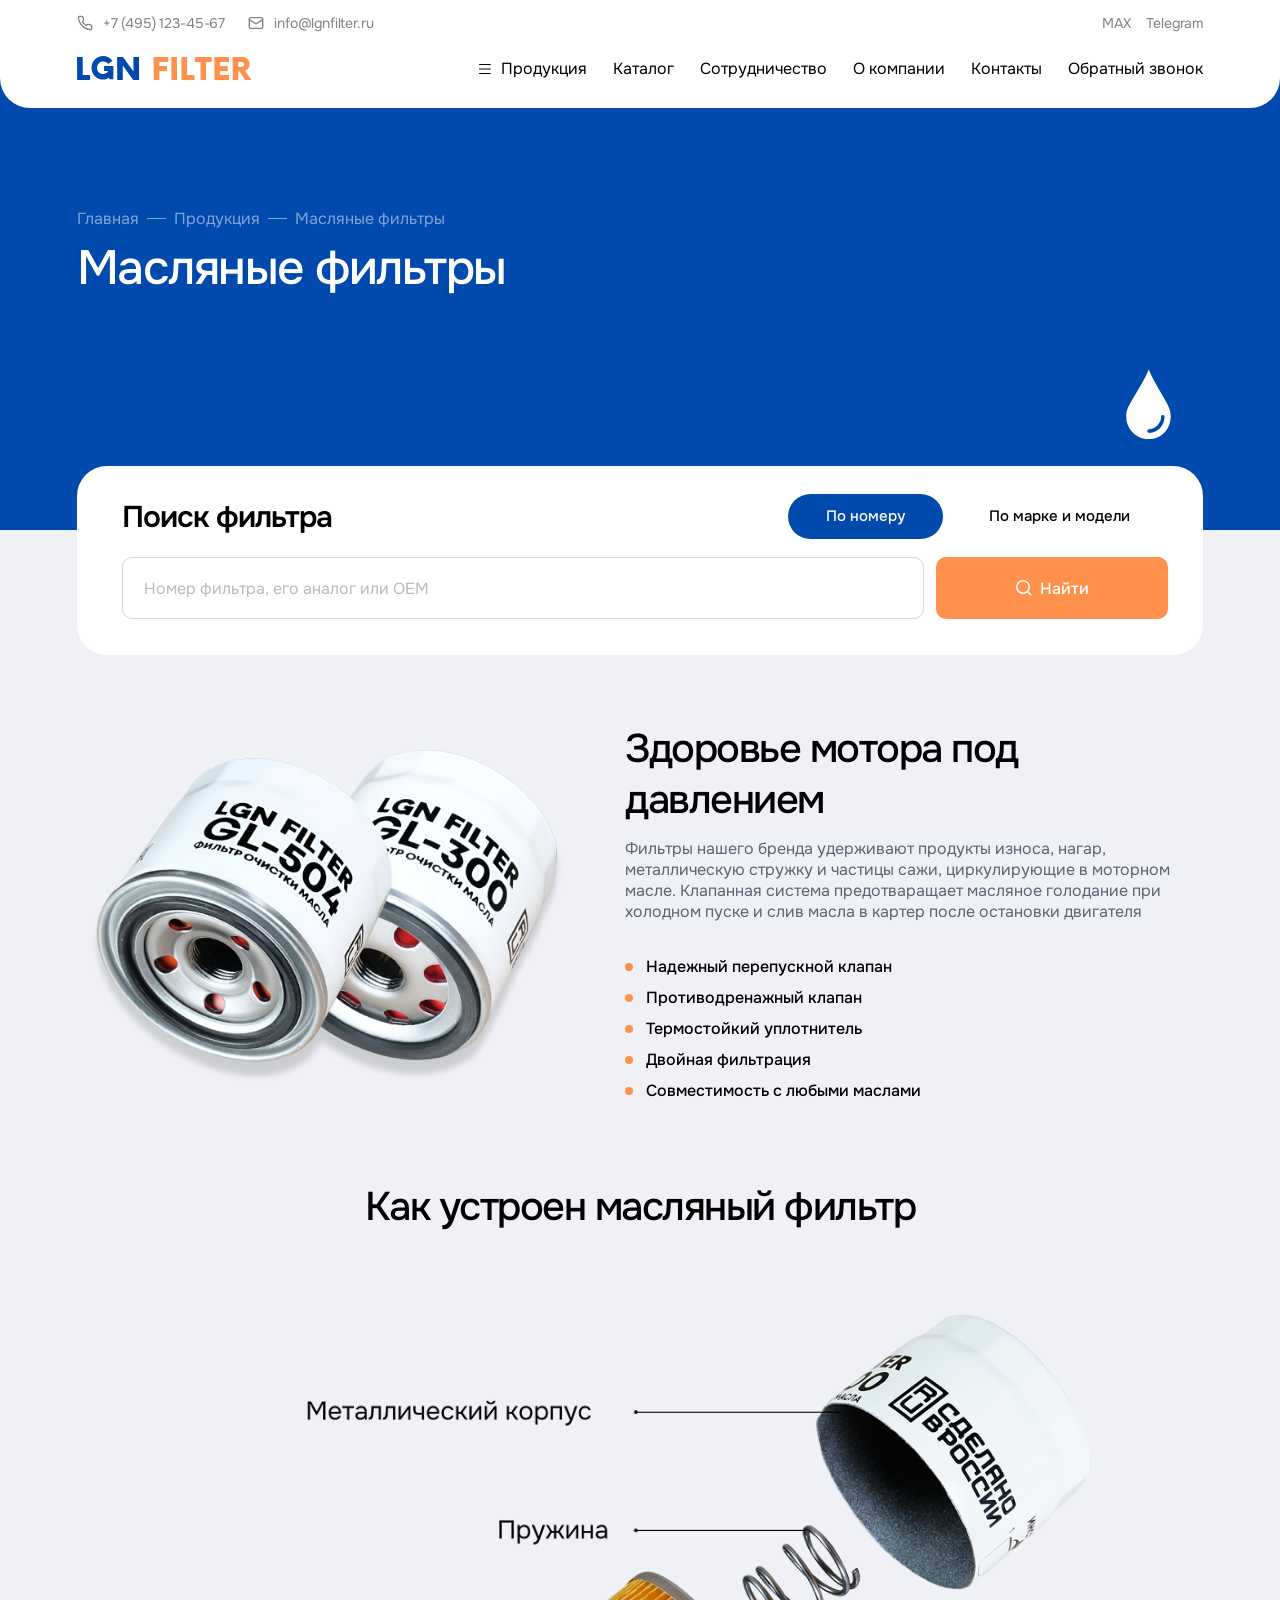
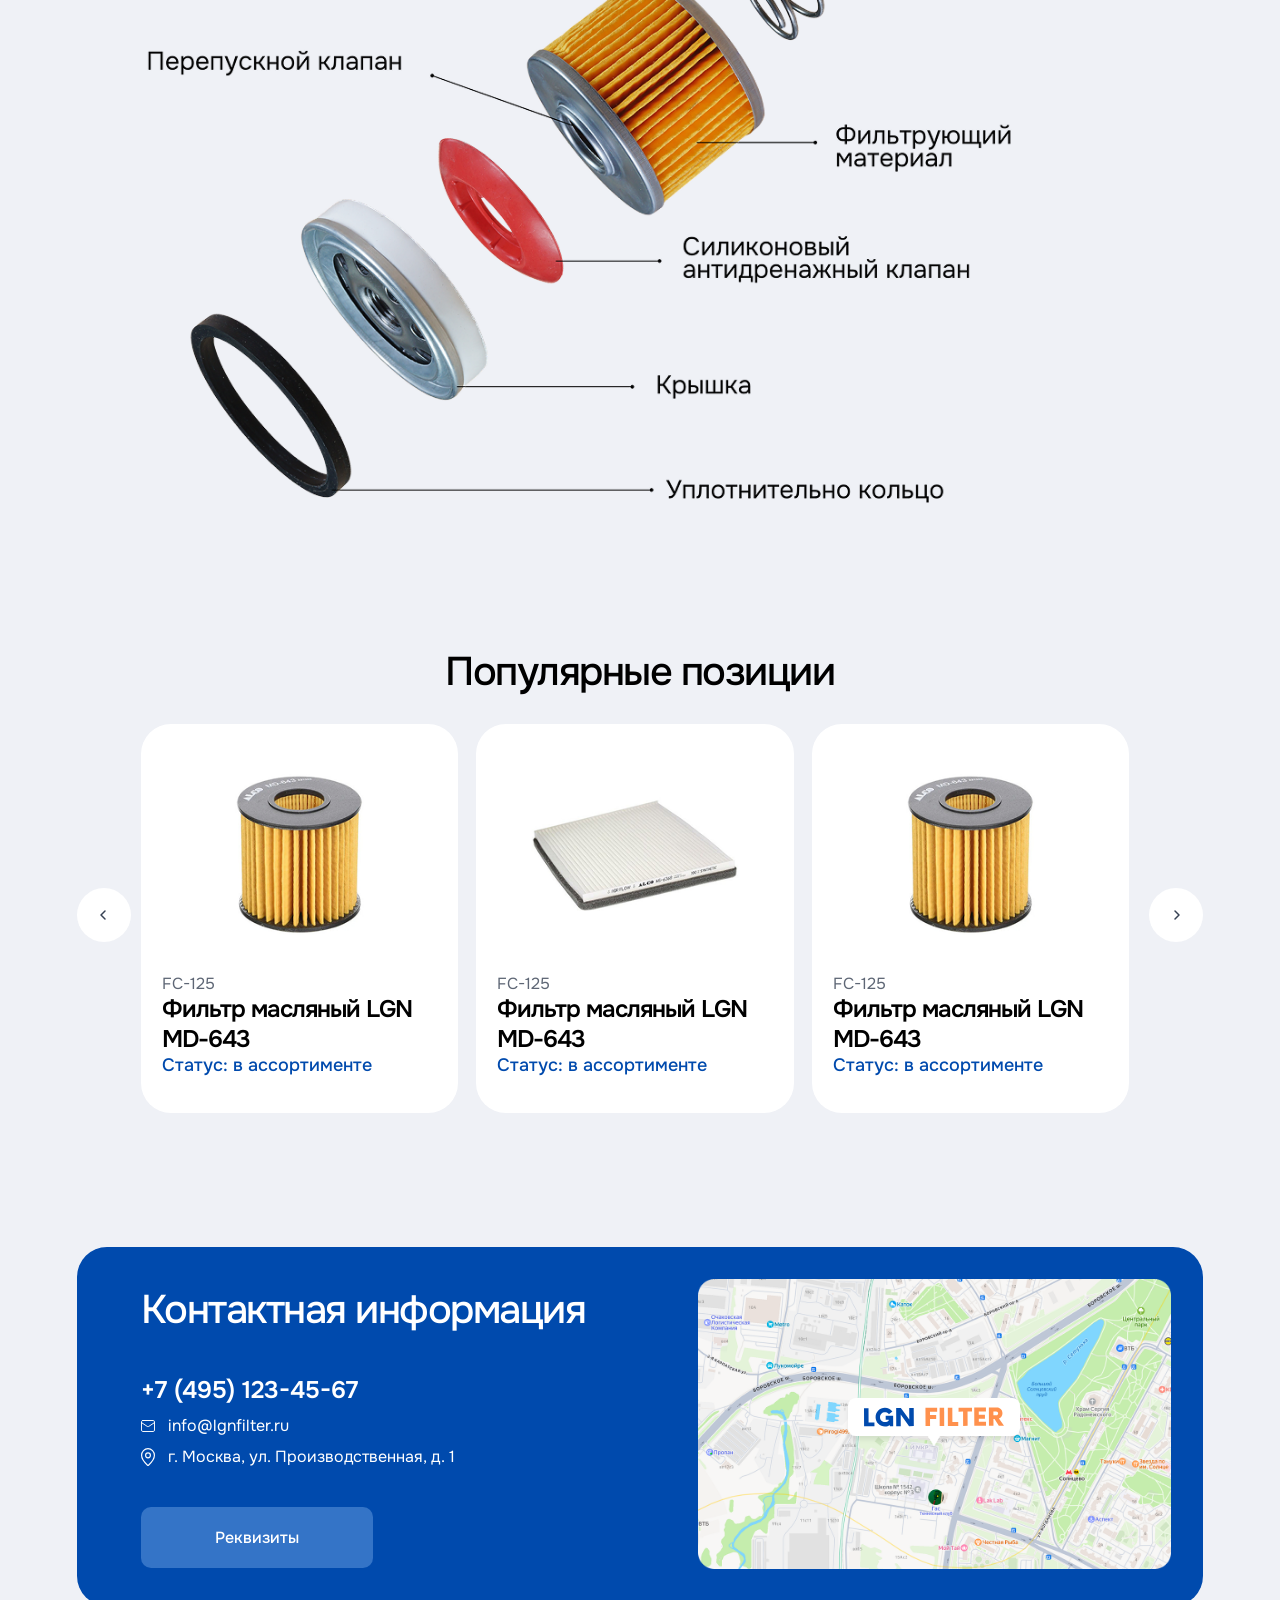
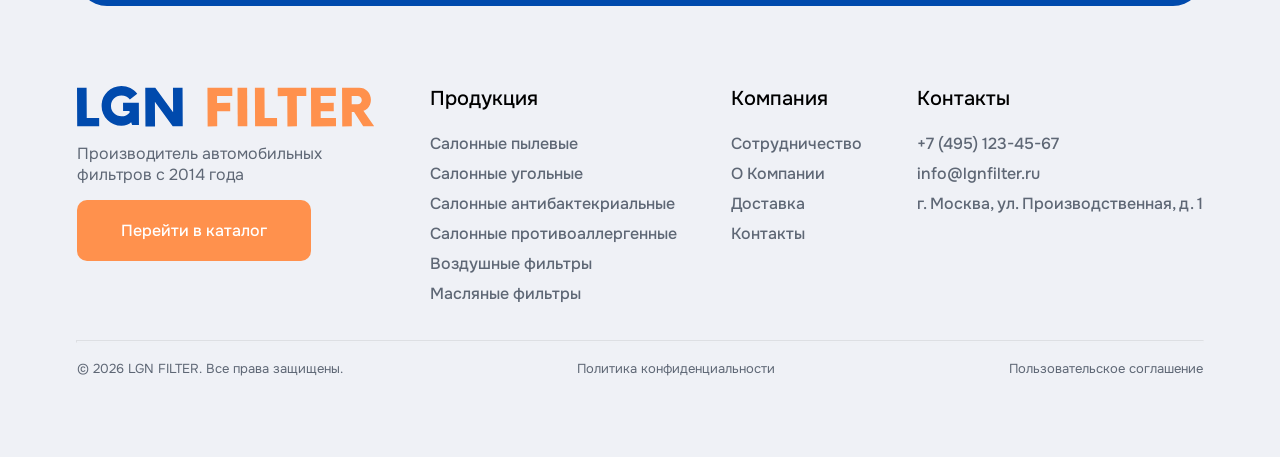
<file: html/products-category-oil.html>
﻿<!DOCTYPE html>
<html lang="en">
<head>
    <meta charset="UTF-8">
    <meta name="viewport" content="width=device-width, initial-scale=1.0">
    <link rel="stylesheet" href="../css/style.css">
    <link rel="stylesheet" href="../css/header.css">
    <link rel="stylesheet" href="../css/footer.css">
    <link rel="stylesheet" href="../css/first-section.css">
    <link rel="stylesheet" href="../css/search.css">
    <link rel="stylesheet" href="../css/products-category.css">
    <link rel="stylesheet" href="../css/contacts-info.css">
    <link rel="stylesheet" href="https://cdn.jsdelivr.net/npm/swiper@11/swiper-bundle.min.css"/>
    <title>Масляные фильтры</title>
</head>
<body>

  <header class="header">
    <div class="header-content-wrapper">

      <div class="header-first-line"> 

        <div class="header-tel-email-wrapper">
          <div class="btn header-tel-link-wrapper">
            <img src="../src/header/header_tel_img.svg" class="header-tel-img">
            <p class="header-tel-text">+7 (495) 123-45-67</p>
          </div>
          <div class="btn header-email-link-wrapper">
            <img src="../src/header/header_email_img.svg" class="header-email-img">
            <p class="header-email-text">info@lgnfilter.ru</p>
          </div>
        </div>

        <div class="header-social-network">
          <p class="btn header-social-network-link-max">MAX</p>
          <p class="btn header-social-network-link-telegram">Telegram</p>
        </div>

      </div>

      <div class="header-second-line">

        
        <div class="header-logo-wrapper">
          <div class="btn header-burger">
            <img src="../src/header/burger.svg" class="hedaer-burger__img">
          </div>
          <img src="../src/header/header-logo.svg" class="btn header-logo-img">
        </div>

        <div class="header-links-pages-wrapper">
          <div class="header-link-catalog-wrapper">
            <div class="btn link-catalog__text">
              <svg class="header-burger-desktop" width="12" height="10" viewBox="0 0 12 10" fill="none" xmlns="http://www.w3.org/2000/svg">
                <path d="M0.372303 10C0.26657 10 0.178212 9.95414 0.107227 9.86242C0.0362421 9.77069 0.000501497 9.65778 5.09996e-06 9.52367C-0.000491297 9.38957 0.0352493 9.27697 0.107227 9.18588C0.179204 9.09479 0.267563 9.04956 0.372303 9.05019H11.5412C11.647 9.05019 11.7353 9.09574 11.8063 9.18683C11.8778 9.27792 11.9135 9.39083 11.9135 9.52557C11.9135 9.66031 11.8778 9.77291 11.8063 9.86336C11.7348 9.95382 11.6465 9.99905 11.5412 9.99905L0.372303 10ZM0.372303 5.47395C0.26657 5.47395 0.178212 5.42841 0.107227 5.33732C0.0362421 5.24623 0.000501497 5.13331 5.09996e-06 4.99858C-0.000491297 4.86384 0.0352493 4.75124 0.107227 4.66078C0.179204 4.57033 0.267563 4.5251 0.372303 4.5251H11.5412C11.647 4.5251 11.7353 4.57064 11.8063 4.66173C11.8773 4.75282 11.913 4.86574 11.9135 5.00047C11.914 5.13521 11.8783 5.24781 11.8063 5.33827C11.7343 5.42873 11.646 5.47395 11.5412 5.47395H0.372303ZM0.372303 0.947908C0.26657 0.947908 0.178212 0.902679 0.107227 0.812221C0.0357457 0.721131 5.09996e-06 0.608217 5.09996e-06 0.47348C5.09996e-06 0.338742 0.0357457 0.226144 0.107227 0.135687C0.178708 0.045229 0.267067 0 0.372303 0H11.5412C11.647 0 11.7353 0.0455452 11.8063 0.136635C11.8773 0.227726 11.913 0.340007 11.9135 0.47348C11.914 0.606952 11.8783 0.71955 11.8063 0.811272C11.7343 0.902995 11.646 0.94854 11.5412 0.947908H0.372303Z" fill="#0A0A0A"/>
              </svg>
              <p class="header-link-catalog">Продукция</p>
            </div>
            <div class="header__menu-wrapper">
              <button type="button" class="btn menu-wrapper__item">
                <p class="menu-wrapper__item-text">
                  Салонный фильтр пылевой    
                </p>
              </button>
              <button type="button" class="btn menu-wrapper__item">
                <p class="menu-wrapper__item-text">
                  Салонные фильтры угольные    
                </p>
              </button>
              <button type="button" class="btn menu-wrapper__item">
                <p class="menu-wrapper__item-text">
                  Салонные фильтры антибактериальные    
                </p>
              </button>
              <button type="button" class="btn menu-wrapper__item">
                <p class="menu-wrapper__item-text">
                  Салонные фильтры угольные противоалергенные
                </p>
              </button>
              <button type="button" class="btn menu-wrapper__item">
                <p class="menu-wrapper__item-text">
                  Воздушные фильтры  
                </p>
              </button>
              <button type="button" class="btn menu-wrapper__item">
                <p class="menu-wrapper__item-text">
                  Масляные фильтры  
                </p>
              </button>
            </div>
          </div>
          <p class="btn header-link-product">Каталог</p>
          <p class="btn header-link-partnership">Сотрудничество</p>
          <p class="btn header-link-about">О компании</p>
          <p class="btn header-link-contacts">Контакты</p>
          <p class="btn header-link-form">Обратный звонок</p>
        </div>

        <button type="button" class="btn header-button__form">
          Оставить заявку
        </button>
      </div>
    </div>
  </header>

  <main>


    <div class="first-section">
      <div class="first-section__content">
        <div class="first-section__title-wrapper">

          <div class="first-section__breadcrumbs">
            <p class="breadcrumbs__text">
              Главная
            </p>
            <hr class="breadcrumbs__devider">
            <p class="breadcrumbs__text">
              Продукция
            </p>
            <hr class="breadcrumbs__devider">
            <p class="breadcrumbs__text">
              Масляные фильтры
            </p>
          </div>
          <h1 class="letter-spacing--title first-section__title">
            Масляные фильтры
          </h1>
        </div>
        <p class="first-section__description">

        </p>
        <img src="../src/products-category/back-icon-oil.png" class="background-icon">
      </div>
      <!-- <img src="../src/background-png.png" class="background-png"> -->
      <!-- <div class="background-img-png-wrapper">
        <img src="../src/catalog/background_img.png" class="background-png">
      </div>
      <img src="../src/catalog/background_svg.svg" class="background-svg-lines"> -->
    </div>
    
    <div class="second-section">

      <div class="search-wrapper">
        <div class="search-wrapper-up">
          <div class="label-wrapper">
            <p class="letter-spacing--text search-label">Поиск фильтра</p>
          </div>
          <div class="search-buttons-wrapper">
            <button type="button" class="btn btn-search-number"> 
              По номеру
            </button>
            <button type="button" class="btn btn-search-auto"> 
              По марке и модели
            </button>
          </div>
        </div>

        <div class="search-wrapper-down">

            <form action="" method="get" autocomplete="off" class="search-by-number">
              <input
                class="search-input"
                type="text"
                placeholder="Номер фильтра, его аналог или OEM"
                value=""
                autocomplete="off"
              />
            </form>

            <form action="" method="get" autocomplete="off" class="search-by-auto">
              <div class="search-input-car-brend">
                <input
                  class="search-input"
                  type="text"
                  placeholder="Выберите марку"
                  value=""
                  autocomplete="off"
                />
                <svg class="search-input-car-brend-arrow" width="12" height="7" viewBox="0 0 12 7" fill="none" xmlns="http://www.w3.org/2000/svg">
                  <path d="M1 0.999999L6 6L11 1" stroke="#6A7282" stroke-width="2" stroke-linecap="round" stroke-linejoin="round"/>
                </svg>
              </div>

              <div class="search-input-car-model">
                <input
                  class="search-input"
                  type="text"
                  placeholder="Выберите модель"
                  value=""
                  autocomplete="off"
                />
                <svg class="search-input-car-model-arrow" width="12" height="7" viewBox="0 0 12 7" fill="none" xmlns="http://www.w3.org/2000/svg">
                  <path d="M1 0.999999L6 6L11 1" stroke="#6A7282" stroke-width="2" stroke-linecap="round" stroke-linejoin="round"/>
                </svg>
              </div>

            </form>

            <button type="button" class="btn btn-search-enter"> 
              <svg width="16" height="16" viewBox="0 0 16 16" fill="none" xmlns="http://www.w3.org/2000/svg">
                <path d="M14.75 14.75L11.3721 11.3721M11.3721 11.3721C11.9499 10.7944 12.4083 10.1084 12.721 9.35349C13.0337 8.59856 13.1946 7.78944 13.1946 6.97231C13.1946 6.15519 13.0337 5.34606 12.721 4.59114C12.4083 3.83621 11.9499 3.15027 11.3721 2.57247C10.7944 1.99468 10.1084 1.53635 9.35349 1.22365C8.59856 0.910945 7.78944 0.75 6.97231 0.75C6.15519 0.75 5.34606 0.910945 4.59114 1.22365C3.83621 1.53635 3.15027 1.99468 2.57247 2.57247C1.40556 3.73938 0.75 5.32205 0.75 6.97231C0.75 8.62257 1.40556 10.2052 2.57247 11.3721C3.73938 12.5391 5.32205 13.1946 6.97231 13.1946C8.62257 13.1946 10.2052 12.5391 11.3721 11.3721Z" stroke="white" stroke-width="1.5" stroke-linecap="round" stroke-linejoin="round"/>
              </svg>
              Найти
            </button>
        </div>
      </div>

      <div class="info-section">

        <div class="info-section__right">
          <img src="../src/products-category/back-img-oil.png" class="info-section__image">
        </div>

        <div class="info-section__left">

          <div class="info-section__header">
            <p class="letter-spacing--title info-section__title">
              Здоровье мотора под давлением
            </p>
            <p class="info-section__description">
              Фильтры нашего бренда удерживают продукты износа, нагар, металлическую стружку и частицы сажи, циркулирующие в моторном масле. Клапанная система предотваращает масляное голодание при холодном пуске и слив масла в картер после остановки двигателя
            </p>
          </div>

          <div class="info-section__methods">
            
            <div class="method-card">
              <div class="method-card__header">
                <svg width="8" height="8" viewBox="0 0 8 8" fill="none" xmlns="http://www.w3.org/2000/svg">
                  <circle cx="4" cy="4" r="4" fill="#FF914D"/>
                </svg>
                <p class="method-card__title">
                  Надежный перепускной клапан
                </p>
              </div>
            </div>

            <div class="method-card">
              <div class="method-card__header">
                <svg width="8" height="8" viewBox="0 0 8 8" fill="none" xmlns="http://www.w3.org/2000/svg">
                  <circle cx="4" cy="4" r="4" fill="#FF914D"/>
                </svg>
                <p class="method-card__title">
                  Противодренажный клапан
                </p>
              </div>
            </div>

            <div class="method-card">
              <div class="method-card__header">
                <svg width="8" height="8" viewBox="0 0 8 8" fill="none" xmlns="http://www.w3.org/2000/svg">
                  <circle cx="4" cy="4" r="4" fill="#FF914D"/>
                </svg>
                <p class="method-card__title">
                  Термостойкий уплотнитель
                </p>
              </div>
            </div>

            <div class="method-card">
              <div class="method-card__header">
                <svg width="8" height="8" viewBox="0 0 8 8" fill="none" xmlns="http://www.w3.org/2000/svg">
                  <circle cx="4" cy="4" r="4" fill="#FF914D"/>
                </svg>
                <p class="method-card__title">
                  Двойная фильтрация
                </p>
              </div>
            </div>

            <div class="method-card">
              <div class="method-card__header">
                <svg width="8" height="8" viewBox="0 0 8 8" fill="none" xmlns="http://www.w3.org/2000/svg">
                  <circle cx="4" cy="4" r="4" fill="#FF914D"/>
                </svg>
                <p class="method-card__title">
                  Совместимость с любыми маслами
                </p>
              </div>
            </div>

          </div>

        </div>

      </div>
    </div>

    <div class="third-section">
      <div class="specification">
        <p class="letter-spacing--title specification__title">Как устроен масляный фильтр</p>
        <img src="../src/products-category/img-oil.png" class="specification-img">
      </div>
    </div>

    <div class="four-section">
      <div class="popular-position">
        <p class="letter-spacing--title popular-position__title">Популярные позиции</p>
        <div class="gallery-positions">
          <button type="button" class="btn gallery__arrow--left">
            <svg width="54" height="54" viewBox="0 0 54 54" fill="none" xmlns="http://www.w3.org/2000/svg">
              <circle cx="27" cy="27" r="27" transform="rotate(-180 27 27)" fill="white"/>
              <path d="M28 31L24 27L28 23" stroke="#364153" stroke-width="1.5" stroke-linecap="round" stroke-linejoin="round"/>
            </svg>
          </button>

          <div class="gallery-sliders__items swiper">
            <div class="swiper-wrapper">

              <div class="slide-item swiper-slide">
                <img src="../src/products-category/im_1.png" class="slide-item__img">
                <div class="slide-item__texts">
                  <p class="slide-item__article">FC-125</p>
                  <p class="letter-spacing--text slide-item__label">Фильтр масляный LGN MD-643</p>
                  <p class="slide-item__status">Статус: в ассортименте</p>
                </div>
              </div>
              <div class="slide-item swiper-slide">
                <img src="../src/products-category/im_2.png" class="slide-item__img">
                <div class="slide-item__texts">
                  <p class="slide-item__article">FC-125</p>
                  <p class="letter-spacing--text slide-item__label">Фильтр масляный LGN MD-643</p>
                  <p class="slide-item__status">Статус: в ассортименте</p>
                </div>
              </div>
              <div class="slide-item swiper-slide">
                <img src="../src/products-category/im_1.png" class="slide-item__img">
                <div class="slide-item__texts">
                  <p class="slide-item__article">FC-125</p>
                  <p class="letter-spacing--text slide-item__label">Фильтр масляный LGN MD-643</p>
                  <p class="slide-item__status">Статус: в ассортименте</p>
                </div>
              </div>
              <div class="slide-item swiper-slide">
                <img src="../src/products-category/im_2.png" class="slide-item__img">
                <div class="slide-item__texts">
                  <p class="slide-item__article">FC-125</p>
                  <p class="letter-spacing--text slide-item__label">Фильтр масляный LGN MD-643</p>
                  <p class="slide-item__status">Статус: в ассортименте</p>
                </div>
              </div>
              
            </div>
          </div>

          <button type="button" class="btn gallery__arrow--right">
            <svg width="54" height="54" viewBox="0 0 54 54" fill="none" xmlns="http://www.w3.org/2000/svg">
              <circle cx="27" cy="27" r="27" fill="white"/>
              <path d="M26 23L30 27L26 31" stroke="#364153" stroke-width="1.5" stroke-linecap="round" stroke-linejoin="round"/>
            </svg>
          </button>
        </div>
      </div>
    </div>

    <div class="contacts-section">
      <div class="contacts-wrapper">
        <div class="text-and-button-wrapper">
          <div class="texts-wrapper">
            <p class="letter-spacing--title contact-label">Контактная информация</p>
            <div class="description-wrapper">
              <p class="tel-number">+7 (495) 123-45-67</p>
              <div class="mail-wrapper">
                <div class="contact-img-wrapper">
                  <img src="../src/main/mail.svg" class="mail-img">
                </div>
                <p class="mail-text">info@lgnfilter.ru</p>
              </div>
              <div class="location-wrapper">
                <div class="contact-img-wrapper">
                  <img src="../src/main/location.svg" class="location-img">
                </div>
                <p class="location-text">г. Москва, ул. Производственная, д. 1</p>
              </div>
            </div>
            
            <button type="button" class="btn btn-requisits">
              Реквизиты
            </button>
          </div>
        </div>
  
        <div class="map-wrapper">
          <img src="../src/main/map-img.png" class="map-img">
          <img src="../src/main/logo-absolute.svg" class="logo-absolute-img">
        </div>
      </div>
    </div>

  </main>

  <footer class="footer">
      <div class="footer-content-wrapper">

        <div class="footer-first-line">

          <div class="footer-logo-catalog-column">
            <img src="../src/header/header-logo.svg" class="footer-logo">
            <p class="footer-label">Производитель автомобильных фильтров с 2014 года</p>
            <button type="button" class="btn footer-btn-catalog">
              Перейти в каталог
            </button>
          </div>

          <div class="footer-products-column">
            <p class="btn footer-column-label">Продукция</p>
            <div class="footer-column-chapters-wrapper">
              <p class="btn no-transform-btn">Салонные пылевые</p>
              <p class="btn no-transform-btn">Салонные угольные</p>
              <p class="btn no-transform-btn">Салонные антибактекриальные</p>
              <p class="btn no-transform-btn">Салонные противоаллергенные</p>
              <p class="btn no-transform-btn">Воздушные фильтры</p>
              <p class="btn no-transform-btn">Масляные фильтры</p>
            </div>
          </div>

          <div class="footer-company-column">
            <p class="btn footer-column-label">Компания</p>
            <div class="footer-column-chapters-wrapper">
              <p class="btn no-transform-btn">Сотрудничество</p>
              <p class="btn no-transform-btn">О Компании</p>
              <p class="btn no-transform-btn">Доставка</p>
              <p class="btn no-transform-btn">Контакты</p>
            </div>
          </div>

          <div class="footer-contacts-column">
            <p class="btn footer-column-label">Контакты</p>
            <div class="footer-column-chapters-wrapper">
              <p class="btn no-transform-btn">+7 (495) 123-45-67</p>
              <p class="btn no-transform-btn">info@lgnfilter.ru</p>
              <p class="btn no-transform-btn">г. Москва, ул. Производственная, д. 1</p>
            </div>
          </div>

        </div>

        <hr class="devider">

        <div class="footer-second-line">
          <p>© 2026 LGN FILTER. Все права защищены.</p>
          <p>Политика конфиденциальности</p>
          <p>Пользовательское соглашение</p>
        </div>
      </div>
    </footer>

  <div class="menu">
    <div class="menu__content">
      <div class="menu__items">
        <img src="../src/header/close_menu.svg" class="btn menu__close">
        <div class="btn menu__item--products">
          <p class="menu__item">Продукция</p>
          <svg class="menu__item-arrow" width="4" height="7" viewBox="0 0 4 7" fill="none" xmlns="http://www.w3.org/2000/svg">
            <path d="M0.5 6.5L3.5 3.5L0.5 0.5" stroke="#000000" stroke-linecap="round" stroke-linejoin="round"/>
          </svg>
        </div>
        <div class="menu__second-level">
          <button type="button" class="btn menu__item">
              Салонный фильтр пылевой    
          </button>
          <button type="button" class="btn menu__item">
              Салонные фильтры угольные    
          </button>
          <button type="button" class="btn menu__item">
              Салонные фильтры антибактериальные    
          </button>
          <button type="button" class="btn menu__item">
              Салонные фильтры угольные противоалергенные
          </button>
          <button type="button" class="btn menu__item">
              Воздушные фильтры  
          </button>
          <button type="button" class="btn menu__item">
              Масляные фильтры  
          </button>

        </div>
        <p class="btn menu__item">Каталог</p>
        <p class="btn menu__item">Сотрудничество</p>
        <p class="btn menu__item">О компании</p>
        <p class="btn menu__item">Контакты</p>
      </div>
      <div class="menu__contacts">
        <button type="button" class="btn menu__btn" style="background-color: var(--orange-color);">
          +7 (495) 123-45-67
        </button>
        <button type="button" class="btn menu__btn" style="background-color: var(--orange-color);">
          info@lgnfilter.ru
        </button>
        <button type="button" class="btn menu__btn" style="background-color: var(--blue-color);;">
          MAX
        </button>
        <button type="button" class="btn menu__btn" style="background-color: var(--blue-color);">
          Telegram
        </button>
        <button type="button" class="btn menu__btn" style="background-color: var(--orange-color);">
          Оставить заявку
        </button>
      </div>
    </div>
  </div>
  <script src="../js/openHeaderMenuMob.js"></script>

  <script src="../js/main/search/inputLogic.js"></script>
  <script src="../js/openHeaderMenu.js"></script>
  <script src="https://cdn.jsdelivr.net/npm/swiper@11/swiper-bundle.min.js"></script>
  <script src="../js/scrollGalleryProductsCategory.js"></script>

</body>
</html>
</file>
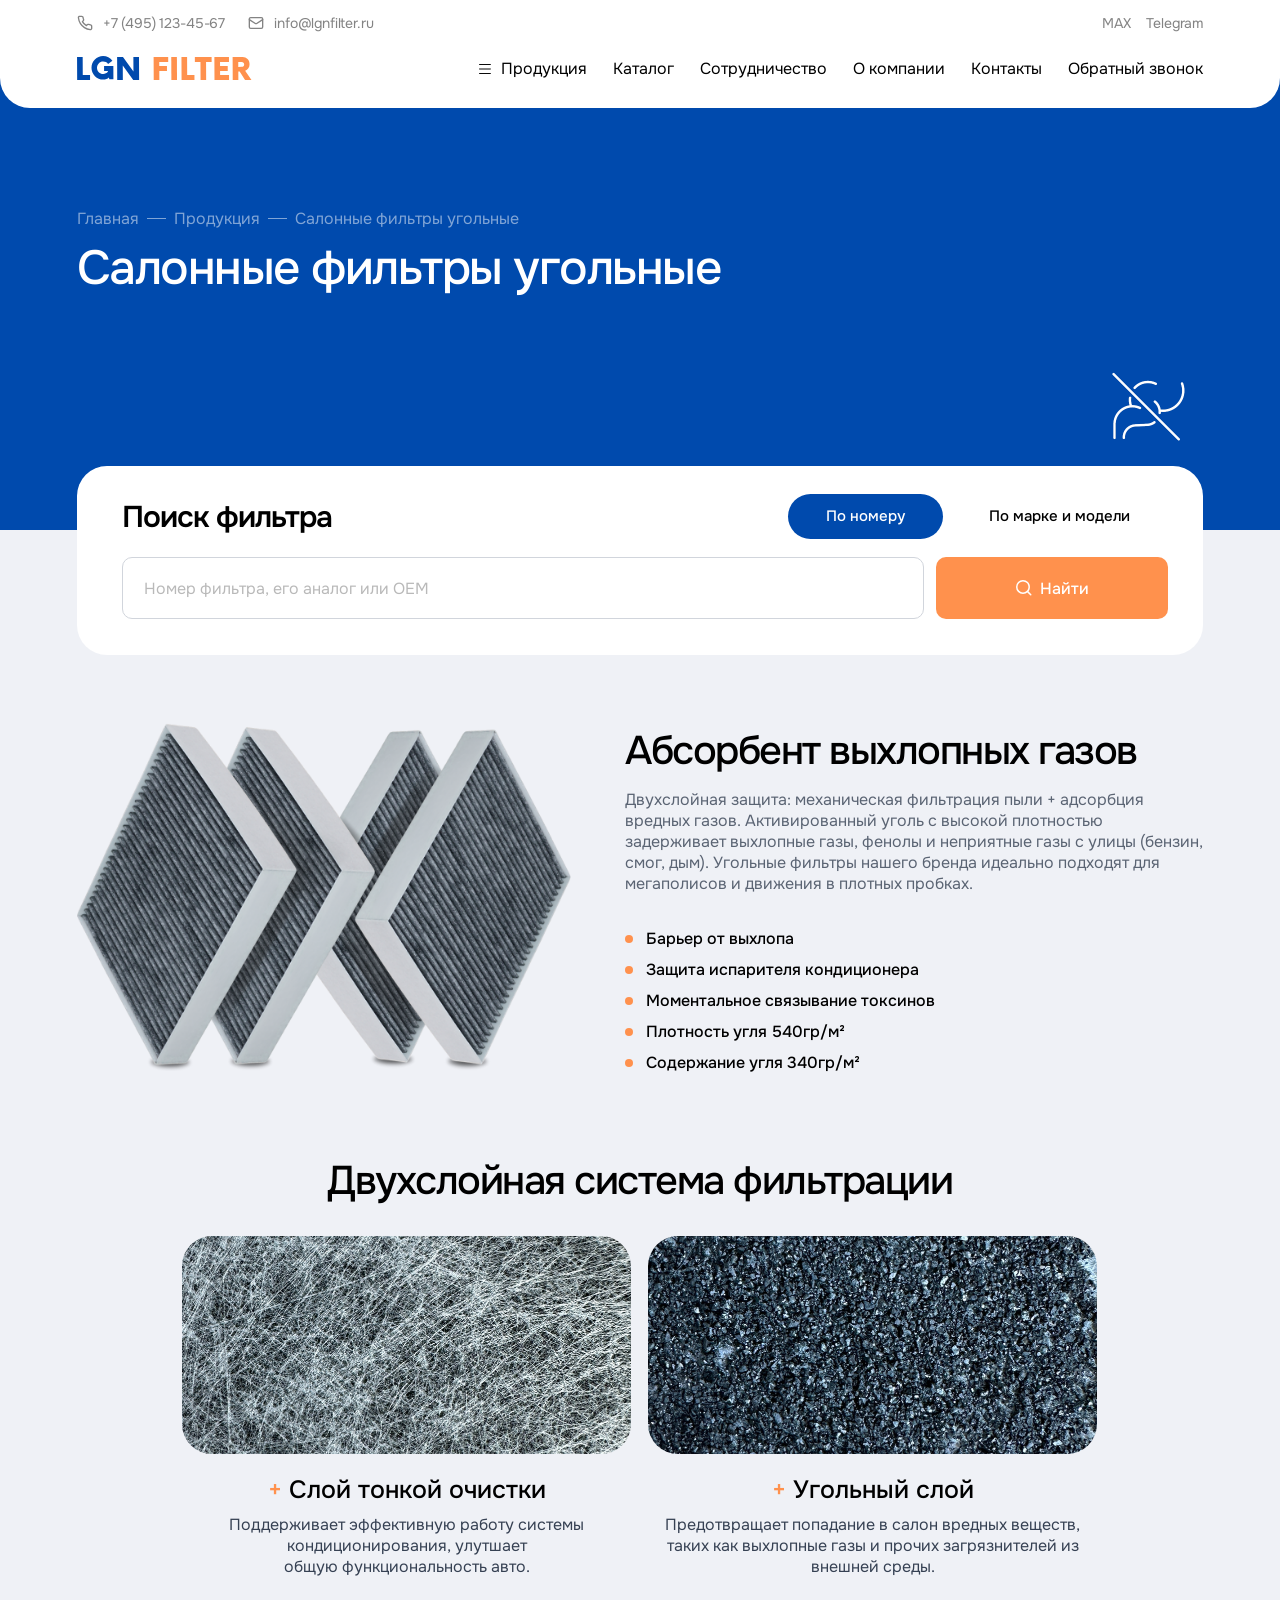
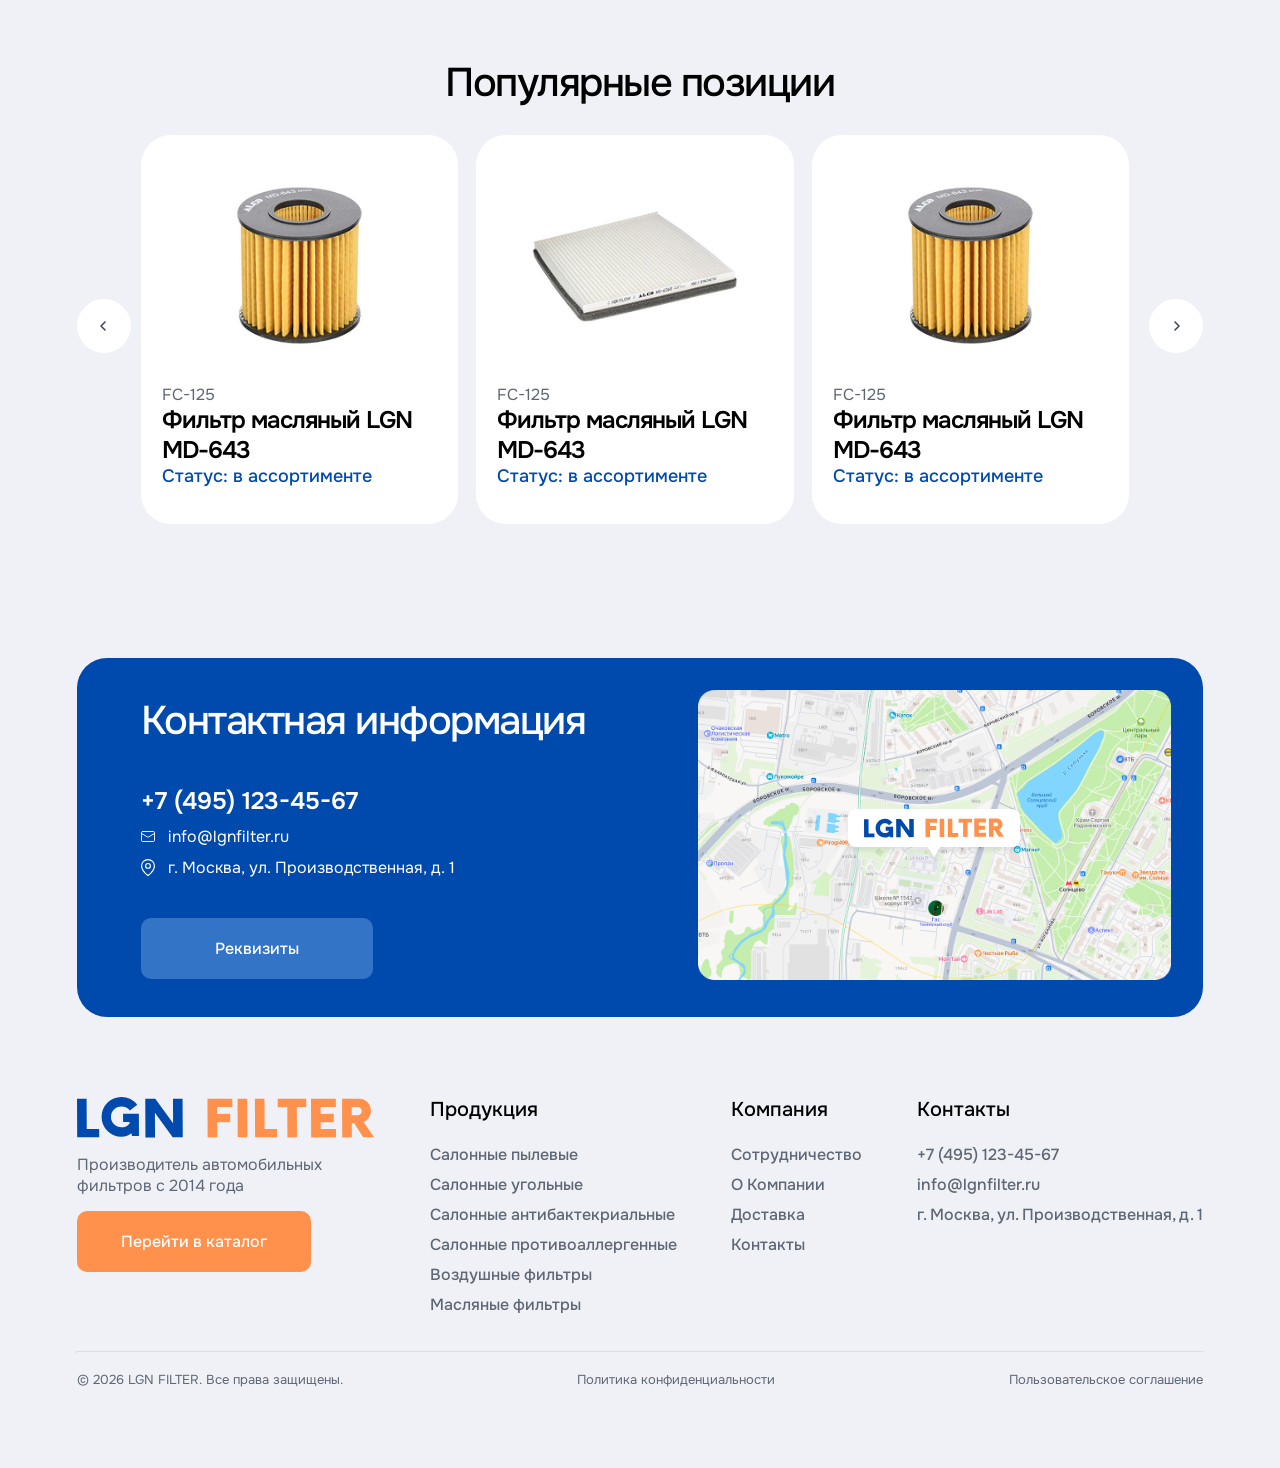
<file: html/products-category.html>
﻿<!DOCTYPE html>
<html lang="en">
<head>
    <meta charset="UTF-8">
    <meta name="viewport" content="width=device-width, initial-scale=1.0">
    <link rel="stylesheet" href="../css/style.css">
    <link rel="stylesheet" href="../css/header.css">
    <link rel="stylesheet" href="../css/footer.css">
    <link rel="stylesheet" href="../css/first-section.css">
    <link rel="stylesheet" href="../css/search.css">
    <link rel="stylesheet" href="../css/products-category.css">
    <link rel="stylesheet" href="../css/contacts-info.css">
    <link rel="stylesheet" href="https://cdn.jsdelivr.net/npm/swiper@11/swiper-bundle.min.css"/>
    <title>Салонные фильтры противоаллергенные</title>
</head>
<body>

  <header class="header">
    <div class="header-content-wrapper">

      <div class="header-first-line">

        <div class="header-tel-email-wrapper">
          <div class="btn header-tel-link-wrapper">
            <img src="../src/header/header_tel_img.svg" class="header-tel-img">
            <p class="header-tel-text">+7 (495) 123-45-67</p>
          </div>
          <div class="btn header-email-link-wrapper">
            <img src="../src/header/header_email_img.svg" class="header-email-img">
            <p class="header-email-text">info@lgnfilter.ru</p>
          </div>
        </div>

        <div class="header-social-network">
          <p class="btn header-social-network-link-max">MAX</p>
          <p class="btn header-social-network-link-telegram">Telegram</p>
        </div>

      </div>

      <div class="header-second-line">

        
        <div class="header-logo-wrapper">
          <div class="btn header-burger">
            <img src="../src/header/burger.svg" class="hedaer-burger__img">
          </div>
          <img src="../src/header/header-logo.svg" class="btn header-logo-img">
        </div>

        <div class="header-links-pages-wrapper">
          <div class="header-link-catalog-wrapper">
            <div class="btn link-catalog__text">
              <svg class="header-burger-desktop" width="12" height="10" viewBox="0 0 12 10" fill="none" xmlns="http://www.w3.org/2000/svg">
                <path d="M0.372303 10C0.26657 10 0.178212 9.95414 0.107227 9.86242C0.0362421 9.77069 0.000501497 9.65778 5.09996e-06 9.52367C-0.000491297 9.38957 0.0352493 9.27697 0.107227 9.18588C0.179204 9.09479 0.267563 9.04956 0.372303 9.05019H11.5412C11.647 9.05019 11.7353 9.09574 11.8063 9.18683C11.8778 9.27792 11.9135 9.39083 11.9135 9.52557C11.9135 9.66031 11.8778 9.77291 11.8063 9.86336C11.7348 9.95382 11.6465 9.99905 11.5412 9.99905L0.372303 10ZM0.372303 5.47395C0.26657 5.47395 0.178212 5.42841 0.107227 5.33732C0.0362421 5.24623 0.000501497 5.13331 5.09996e-06 4.99858C-0.000491297 4.86384 0.0352493 4.75124 0.107227 4.66078C0.179204 4.57033 0.267563 4.5251 0.372303 4.5251H11.5412C11.647 4.5251 11.7353 4.57064 11.8063 4.66173C11.8773 4.75282 11.913 4.86574 11.9135 5.00047C11.914 5.13521 11.8783 5.24781 11.8063 5.33827C11.7343 5.42873 11.646 5.47395 11.5412 5.47395H0.372303ZM0.372303 0.947908C0.26657 0.947908 0.178212 0.902679 0.107227 0.812221C0.0357457 0.721131 5.09996e-06 0.608217 5.09996e-06 0.47348C5.09996e-06 0.338742 0.0357457 0.226144 0.107227 0.135687C0.178708 0.045229 0.267067 0 0.372303 0H11.5412C11.647 0 11.7353 0.0455452 11.8063 0.136635C11.8773 0.227726 11.913 0.340007 11.9135 0.47348C11.914 0.606952 11.8783 0.71955 11.8063 0.811272C11.7343 0.902995 11.646 0.94854 11.5412 0.947908H0.372303Z" fill="#0A0A0A"/>
              </svg>
              <p class="header-link-catalog">Продукция</p>
            </div>
            <div class="header__menu-wrapper">
              <button type="button" class="btn menu-wrapper__item">
                <p class="menu-wrapper__item-text">
                  Салонный фильтр пылевой    
                </p>
              </button>
              <button type="button" class="btn menu-wrapper__item">
                <p class="menu-wrapper__item-text">
                  Салонные фильтры угольные    
                </p>
              </button>
              <button type="button" class="btn menu-wrapper__item">
                <p class="menu-wrapper__item-text">
                  Салонные фильтры антибактериальные    
                </p>
              </button>
              <button type="button" class="btn menu-wrapper__item">
                <p class="menu-wrapper__item-text">
                  Салонные фильтры угольные противоалергенные
                </p>
              </button>
              <button type="button" class="btn menu-wrapper__item">
                <p class="menu-wrapper__item-text">
                  Воздушные фильтры  
                </p>
              </button>
              <button type="button" class="btn menu-wrapper__item">
                <p class="menu-wrapper__item-text">
                  Масляные фильтры  
                </p>
              </button>
            </div>
          </div>
          <p class="btn header-link-product">Каталог</p>
          <p class="btn header-link-partnership">Сотрудничество</p>
          <p class="btn header-link-about">О компании</p>
          <p class="btn header-link-contacts">Контакты</p>
          <p class="btn header-link-form">Обратный звонок</p>
        </div>

        <button type="button" class="btn header-button__form">
          Оставить заявку
        </button>
      </div>
    </div>
  </header>

  <main>


    <div class="first-section">
      <div class="first-section__content">
        <div class="first-section__title-wrapper">

          <div class="first-section__breadcrumbs">
            <p class="breadcrumbs__text">
              Главная
            </p>
            <hr class="breadcrumbs__devider">
            <p class="breadcrumbs__text">
              Продукция
            </p>
            <hr class="breadcrumbs__devider">
            <h1 class="breadcrumbs__text">
              Салонные фильтры угольные
            </h1>
          </div>
          <p class="letter-spacing--title first-section__title">
            Салонные фильтры угольные
          </p>
        </div>
        <p class="first-section__description">

        </p>
        <img src="../src/products-category/back-icon.png" class="background-icon">
      </div>
      <!-- <img src="../src/background-png.png" class="background-png"> -->
      <!-- <div class="background-img-png-wrapper">
        <img src="../src/catalog/background_img.png" class="background-png">
      </div>
      <img src="../src/catalog/background_svg.svg" class="background-svg-lines"> -->
    </div>
    
    <div class="second-section">

      <div class="search-wrapper">
        <div class="search-wrapper-up">
          <div class="label-wrapper">
            <p class="letter-spacing--text search-label">Поиск фильтра</p>
          </div>
          <div class="search-buttons-wrapper">
            <button type="button" class="btn btn-search-number"> 
              По номеру
            </button>
            <button type="button" class="btn btn-search-auto"> 
              По марке и модели
            </button>
          </div>
        </div>

        <div class="search-wrapper-down">

            <form action="" method="get" autocomplete="off" class="search-by-number">
              <input
                class="search-input"
                type="text"
                placeholder="Номер фильтра, его аналог или OEM"
                value=""
                autocomplete="off"
              />
            </form>

            <form action="" method="get" autocomplete="off" class="search-by-auto">
              <div class="search-input-car-brend">
                <input
                  class="search-input"
                  type="text"
                  placeholder="Выберите марку"
                  value=""
                  autocomplete="off"
                />
                <svg class="search-input-car-brend-arrow" width="12" height="7" viewBox="0 0 12 7" fill="none" xmlns="http://www.w3.org/2000/svg">
                  <path d="M1 0.999999L6 6L11 1" stroke="#6A7282" stroke-width="2" stroke-linecap="round" stroke-linejoin="round"/>
                </svg>
              </div>

              <div class="search-input-car-model">
                <input
                  class="search-input"
                  type="text"
                  placeholder="Выберите модель"
                  value=""
                  autocomplete="off"
                />
                <svg class="search-input-car-model-arrow" width="12" height="7" viewBox="0 0 12 7" fill="none" xmlns="http://www.w3.org/2000/svg">
                  <path d="M1 0.999999L6 6L11 1" stroke="#6A7282" stroke-width="2" stroke-linecap="round" stroke-linejoin="round"/>
                </svg>
              </div>

            </form>

            <button type="button" class="btn btn-search-enter"> 
              <svg width="16" height="16" viewBox="0 0 16 16" fill="none" xmlns="http://www.w3.org/2000/svg">
                <path d="M14.75 14.75L11.3721 11.3721M11.3721 11.3721C11.9499 10.7944 12.4083 10.1084 12.721 9.35349C13.0337 8.59856 13.1946 7.78944 13.1946 6.97231C13.1946 6.15519 13.0337 5.34606 12.721 4.59114C12.4083 3.83621 11.9499 3.15027 11.3721 2.57247C10.7944 1.99468 10.1084 1.53635 9.35349 1.22365C8.59856 0.910945 7.78944 0.75 6.97231 0.75C6.15519 0.75 5.34606 0.910945 4.59114 1.22365C3.83621 1.53635 3.15027 1.99468 2.57247 2.57247C1.40556 3.73938 0.75 5.32205 0.75 6.97231C0.75 8.62257 1.40556 10.2052 2.57247 11.3721C3.73938 12.5391 5.32205 13.1946 6.97231 13.1946C8.62257 13.1946 10.2052 12.5391 11.3721 11.3721Z" stroke="white" stroke-width="1.5" stroke-linecap="round" stroke-linejoin="round"/>
              </svg>
              Найти
            </button>
        </div>
      </div>

      <div class="info-section">

        <div class="info-section__right">
          <img src="../src/products-category/back-img.png" class="info-section__image">
        </div>

        <div class="info-section__left">

          <div class="info-section__header">
            <p class="letter-spacing--title info-section__title">
              Абсорбент выхлопных газов
            </p>
            <p class="info-section__description">
              Двухслойная защита: механическая фильтрация пыли + адсорбция вредных газов. Активированный уголь с высокой плотностью задерживает выхлопные газы, фенолы и неприятные газы с улицы (бензин, смог, дым). Угольные фильтры нашего бренда идеально подходят для мегаполисов и движения в плотных пробках.
            </p>
          </div>

          <div class="info-section__methods">
            
            <div class="method-card">
              <div class="method-card__header">
                <svg width="8" height="8" viewBox="0 0 8 8" fill="none" xmlns="http://www.w3.org/2000/svg">
                  <circle cx="4" cy="4" r="4" fill="#FF914D"/>
                </svg>
                <p class="method-card__title">
                  Барьер от выхлопа
                </p>
              </div>
            </div>

            <div class="method-card">
              <div class="method-card__header">
                <svg width="8" height="8" viewBox="0 0 8 8" fill="none" xmlns="http://www.w3.org/2000/svg">
                  <circle cx="4" cy="4" r="4" fill="#FF914D"/>
                </svg>
                <p class="method-card__title">
                  Защита испарителя кондиционера
                </p>
              </div>
            </div>

            <div class="method-card">
              <div class="method-card__header">
                <svg width="8" height="8" viewBox="0 0 8 8" fill="none" xmlns="http://www.w3.org/2000/svg">
                  <circle cx="4" cy="4" r="4" fill="#FF914D"/>
                </svg>
                <p class="method-card__title">
                  Моментальное связывание токсинов
                </p>
              </div>
            </div>

            <div class="method-card">
              <div class="method-card__header">
                <svg width="8" height="8" viewBox="0 0 8 8" fill="none" xmlns="http://www.w3.org/2000/svg">
                  <circle cx="4" cy="4" r="4" fill="#FF914D"/>
                </svg>
                <p class="method-card__title">
                  Плотность угля 540гр/м²
                </p>
              </div>
            </div>

            <div class="method-card">
              <div class="method-card__header">
                <svg width="8" height="8" viewBox="0 0 8 8" fill="none" xmlns="http://www.w3.org/2000/svg">
                  <circle cx="4" cy="4" r="4" fill="#FF914D"/>
                </svg>
                <p class="method-card__title">
                  Содержание угля 340гр/м²
                </p>
              </div>
            </div>

          </div>

        </div>

      </div>
    </div>

    <div class="third-section">
      <div class="specification">
        <p class="letter-spacing--title specification__title">Двухслойная система фильтрации</p>
        <div class="specification__items">

          <div class="specification__item">
            <img src="../src/products-category/back-item-1.png" class="item__img">
            <div class="specification__item-texts">
              <p class="item__label"><span style="color: var(--orange-color);">+</span> Слой тонкой очистки</p>
              <p class="item__description">Поддерживает эффективную работу системы кондиционирования,&nbsp;улутшает общую&nbsp;функциональность&nbsp;авто.</p>
            </div>
          </div>
          <div class="specification__item">
            <img src="../src/products-category/back-item-2.png" class="item__img">
            <div class="specification__item-texts">
              <p class="item__label"><span style="color: var(--orange-color);">+</span> Угольный слой</p>
              <p class="item__description">Предотвращает попадание в салон вредных веществ, таких как выхлопные газы и прочих загрязнителей из внешней среды.</p>
            </div>
          </div>
          <!-- <div class="specification__item">
            <img src="../src/partnership/im-2.png" class="item__img">
            <div class="specification__item-texts">
              <p class="item__label"><span style="color: var(--orange-color);">+</span> Слой тонкой очистки</p>
              <p class="item__description">Поддерживает эффективную работу системы кондиционирования, улутшает общую функциональность авто.</p>
            </div>
          </div> -->

        </div>
      </div>
    </div>

    <div class="four-section">
      <div class="popular-position">
        <p class="letter-spacing--title popular-position__title">Популярные позиции</p>
        <div class="gallery-positions">
          <button type="button" class="btn gallery__arrow--left">
            <svg width="54" height="54" viewBox="0 0 54 54" fill="none" xmlns="http://www.w3.org/2000/svg">
              <circle cx="27" cy="27" r="27" transform="rotate(-180 27 27)" fill="white"/>
              <path d="M28 31L24 27L28 23" stroke="#364153" stroke-width="1.5" stroke-linecap="round" stroke-linejoin="round"/>
            </svg>
          </button>

          <div class="gallery-sliders__items swiper">
            <div class="swiper-wrapper">

              <div class="slide-item swiper-slide">
                <img src="../src/products-category/im_1.png" class="slide-item__img">
                <div class="slide-item__texts">
                  <p class="slide-item__article">FC-125</p>
                  <p class="letter-spacing--text slide-item__label">Фильтр масляный LGN MD-643</p>
                  <p class="slide-item__status">Статус: в ассортименте</p>
                </div>
              </div>
              <div class="slide-item swiper-slide">
                <img src="../src/products-category/im_2.png" class="slide-item__img">
                <div class="slide-item__texts">
                  <p class="slide-item__article">FC-125</p>
                  <p class="letter-spacing--text slide-item__label">Фильтр масляный LGN MD-643</p>
                  <p class="slide-item__status">Статус: в ассортименте</p>
                </div>
              </div>
              <div class="slide-item swiper-slide">
                <img src="../src/products-category/im_1.png" class="slide-item__img">
                <div class="slide-item__texts">
                  <p class="slide-item__article">FC-125</p>
                  <p class="letter-spacing--text slide-item__label">Фильтр масляный LGN MD-643</p>
                  <p class="slide-item__status">Статус: в ассортименте</p>
                </div>
              </div>
              <div class="slide-item swiper-slide">
                <img src="../src/products-category/im_2.png" class="slide-item__img">
                <div class="slide-item__texts">
                  <p class="slide-item__article">FC-125</p>
                  <p class="letter-spacing--text slide-item__label">Фильтр масляный LGN MD-643</p>
                  <p class="slide-item__status">Статус: в ассортименте</p>
                </div>
              </div>
              
            </div>
          </div>

          <button type="button" class="btn gallery__arrow--right">
            <svg width="54" height="54" viewBox="0 0 54 54" fill="none" xmlns="http://www.w3.org/2000/svg">
              <circle cx="27" cy="27" r="27" fill="white"/>
              <path d="M26 23L30 27L26 31" stroke="#364153" stroke-width="1.5" stroke-linecap="round" stroke-linejoin="round"/>
            </svg>
          </button>
        </div>
      </div>
    </div>

    <div class="contacts-section">
      <div class="contacts-wrapper">
        <div class="text-and-button-wrapper">
          <div class="texts-wrapper">
            <p class="letter-spacing--title contact-label">Контактная информация</p>
            <div class="description-wrapper">
              <p class="tel-number">+7 (495) 123-45-67</p>
              <div class="mail-wrapper">
                <div class="contact-img-wrapper">
                  <img src="../src/main/mail.svg" class="mail-img">
                </div>
                <p class="mail-text">info@lgnfilter.ru</p>
              </div>
              <div class="location-wrapper">
                <div class="contact-img-wrapper">
                  <img src="../src/main/location.svg" class="location-img">
                </div>
                <p class="location-text">г. Москва, ул. Производственная, д. 1</p>
              </div>
            </div>
            
            <button type="button" class="btn btn-requisits">
              Реквизиты
            </button>
          </div>
        </div>
  
        <div class="map-wrapper">
          <img src="../src/main/map-img.png" class="map-img">
          <img src="../src/main/logo-absolute.svg" class="logo-absolute-img">
        </div>
      </div>
    </div>

  </main>

  <footer class="footer">
      <div class="footer-content-wrapper">

        <div class="footer-first-line">

          <div class="footer-logo-catalog-column">
            <img src="../src/header/header-logo.svg" class="footer-logo">
            <p class="footer-label">Производитель автомобильных фильтров с 2014 года</p>
            <button type="button" class="btn footer-btn-catalog">
              Перейти в каталог
            </button>
          </div>

          <div class="footer-products-column">
            <p class="btn footer-column-label">Продукция</p>
            <div class="footer-column-chapters-wrapper">
              <p class="btn no-transform-btn">Салонные пылевые</p>
              <p class="btn no-transform-btn">Салонные угольные</p>
              <p class="btn no-transform-btn">Салонные антибактекриальные</p>
              <p class="btn no-transform-btn">Салонные противоаллергенные</p>
              <p class="btn no-transform-btn">Воздушные фильтры</p>
              <p class="btn no-transform-btn">Масляные фильтры</p>
            </div>
          </div>

          <div class="footer-company-column">
            <p class="btn footer-column-label">Компания</p>
            <div class="footer-column-chapters-wrapper">
              <p class="btn no-transform-btn">Сотрудничество</p>
              <p class="btn no-transform-btn">О Компании</p>
              <p class="btn no-transform-btn">Доставка</p>
              <p class="btn no-transform-btn">Контакты</p>
            </div>
          </div>

          <div class="footer-contacts-column">
            <p class="btn footer-column-label">Контакты</p>
            <div class="footer-column-chapters-wrapper">
              <p class="btn no-transform-btn">+7 (495) 123-45-67</p>
              <p class="btn no-transform-btn">info@lgnfilter.ru</p>
              <p class="btn no-transform-btn">г. Москва, ул. Производственная, д. 1</p>
            </div>
          </div>

        </div>

        <hr class="devider">

        <div class="footer-second-line">
          <p>© 2026 LGN FILTER. Все права защищены.</p>
          <p>Политика конфиденциальности</p>
          <p>Пользовательское соглашение</p>
        </div>
      </div>
    </footer>

  <div class="menu">
    <div class="menu__content">
      <div class="menu__items">
        <img src="../src/header/close_menu.svg" class="btn menu__close">
        <div class="btn menu__item--products">
          <p class="menu__item">Продукция</p>
          <svg class="menu__item-arrow" width="4" height="7" viewBox="0 0 4 7" fill="none" xmlns="http://www.w3.org/2000/svg">
            <path d="M0.5 6.5L3.5 3.5L0.5 0.5" stroke="#000000" stroke-linecap="round" stroke-linejoin="round"/>
          </svg>
        </div>
        <div class="menu__second-level">
          <button type="button" class="btn menu__item">
              Салонный фильтр пылевой    
          </button>
          <button type="button" class="btn menu__item">
              Салонные фильтры угольные    
          </button>
          <button type="button" class="btn menu__item">
              Салонные фильтры антибактериальные    
          </button>
          <button type="button" class="btn menu__item">
              Салонные фильтры угольные противоалергенные
          </button>
          <button type="button" class="btn menu__item">
              Воздушные фильтры  
          </button>
          <button type="button" class="btn menu__item">
              Масляные фильтры  
          </button>

        </div>
        <p class="btn menu__item">Каталог</p>
        <p class="btn menu__item">Сотрудничество</p>
        <p class="btn menu__item">О компании</p>
        <p class="btn menu__item">Контакты</p>
      </div>
      <div class="menu__contacts">
        <button type="button" class="btn menu__btn" style="background-color: var(--orange-color);">
          +7 (495) 123-45-67
        </button>
        <button type="button" class="btn menu__btn" style="background-color: var(--orange-color);">
          info@lgnfilter.ru
        </button>
        <button type="button" class="btn menu__btn" style="background-color: var(--blue-color);;">
          MAX
        </button>
        <button type="button" class="btn menu__btn" style="background-color: var(--blue-color);">
          Telegram
        </button>
        <button type="button" class="btn menu__btn" style="background-color: var(--orange-color);">
          Оставить заявку
        </button>
      </div>
    </div>
  </div>
  <script src="../js/openHeaderMenuMob.js"></script>

  <script src="../js/main/search/inputLogic.js"></script>
  <script src="../js/openHeaderMenu.js"></script>
  <script src="https://cdn.jsdelivr.net/npm/swiper@11/swiper-bundle.min.js"></script>
  <script src="../js/scrollGalleryProductsCategory.js"></script>

</body>
</html>
</file>
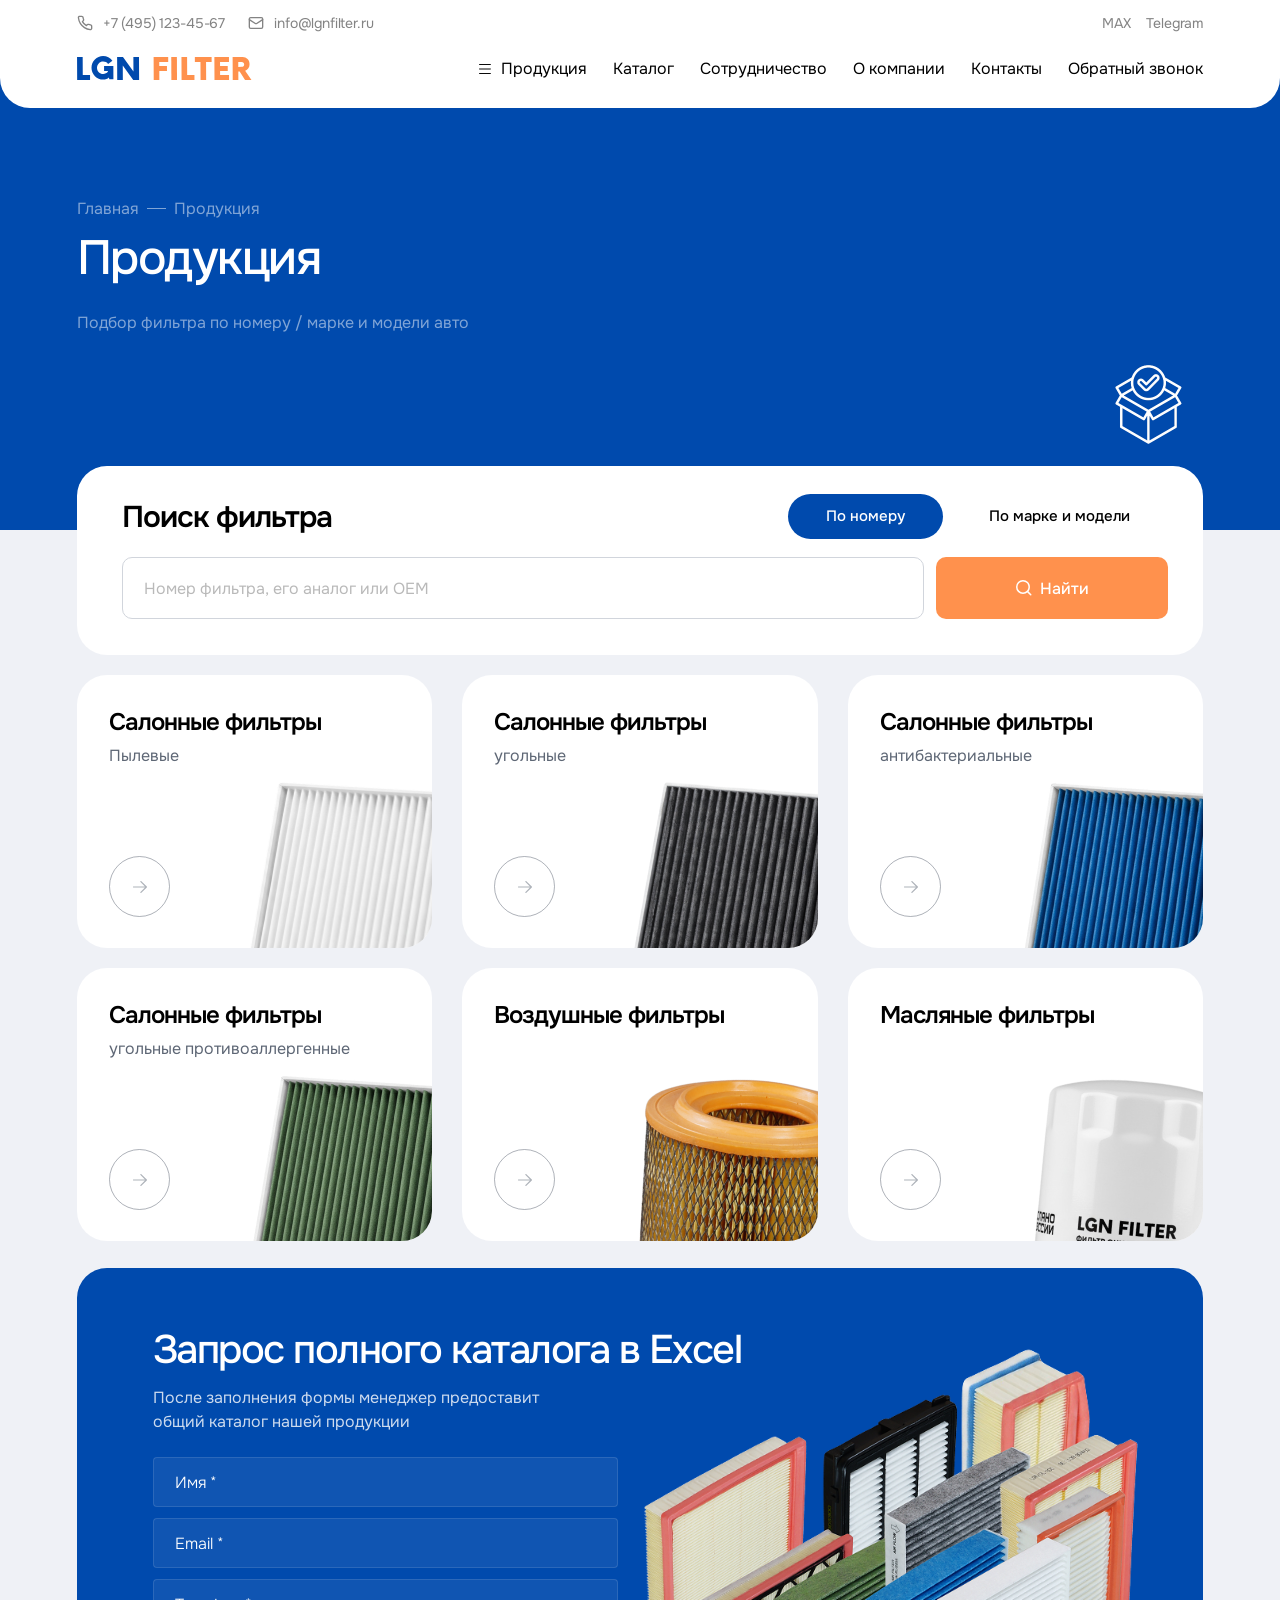
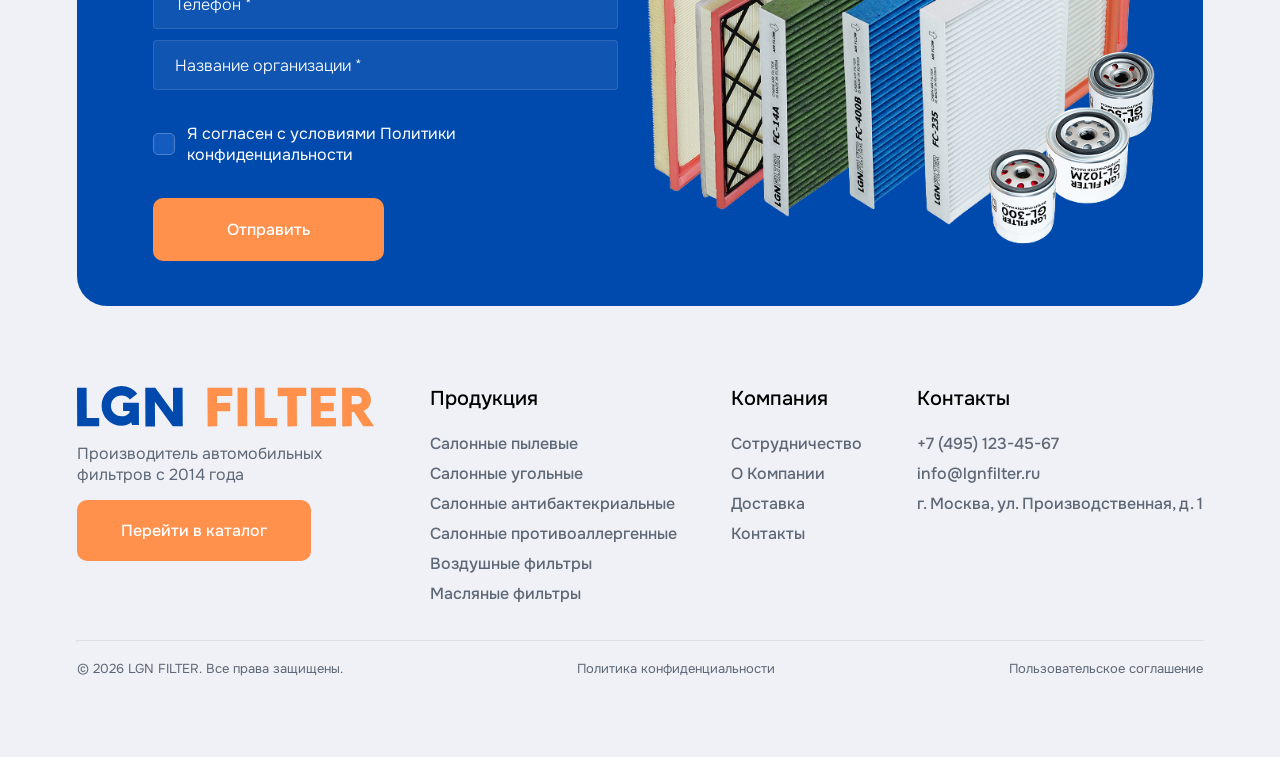
<file: html/products.html>
﻿<!DOCTYPE html>
<html lang="ru">
<head>
    <meta charset="UTF-8">
    <meta name="viewport" content="width=device-width, initial-scale=1.0">
    <link rel="stylesheet" href="../css/style.css">
    <link rel="stylesheet" href="../css/header.css">
    <link rel="stylesheet" href="../css/footer.css">
    <link rel="stylesheet" href="../css/first-section.css">
    <link rel="stylesheet" href="../css/products.css">
    <link rel="stylesheet" href="../css/search.css">
    <link rel="stylesheet" href="../css/form.css">
    <link rel="stylesheet" href="../css/category.css">
    <title>Продукция</title>
</head>
<body>

  <header class="header">
    <div class="header-content-wrapper">

      <div class="header-first-line">

        <div class="header-tel-email-wrapper">
          <div class="btn header-tel-link-wrapper">
            <img src="../src/header/header_tel_img.svg" class="header-tel-img">
            <p class="header-tel-text">+7 (495) 123-45-67</p>
          </div>
          <div class="btn header-email-link-wrapper">
            <img src="../src/header/header_email_img.svg" class="header-email-img">
            <p class="header-email-text">info@lgnfilter.ru</p>
          </div>
        </div>

        <div class="header-social-network">
          <p class="btn header-social-network-link-max">MAX</p>
          <p class="btn header-social-network-link-telegram">Telegram</p>
        </div>

      </div>

      <div class="header-second-line">

        
        <div class="header-logo-wrapper">
          <div class="btn header-burger">
            <img src="../src/header/burger.svg" class="hedaer-burger__img">
          </div>
          <img src="../src/header/header-logo.svg" class="btn header-logo-img">
        </div>

        <div class="header-links-pages-wrapper">
          <div class="header-link-catalog-wrapper">
            <div class="btn link-catalog__text">
              <svg class="header-burger-desktop" width="12" height="10" viewBox="0 0 12 10" fill="none" xmlns="http://www.w3.org/2000/svg">
                <path d="M0.372303 10C0.26657 10 0.178212 9.95414 0.107227 9.86242C0.0362421 9.77069 0.000501497 9.65778 5.09996e-06 9.52367C-0.000491297 9.38957 0.0352493 9.27697 0.107227 9.18588C0.179204 9.09479 0.267563 9.04956 0.372303 9.05019H11.5412C11.647 9.05019 11.7353 9.09574 11.8063 9.18683C11.8778 9.27792 11.9135 9.39083 11.9135 9.52557C11.9135 9.66031 11.8778 9.77291 11.8063 9.86336C11.7348 9.95382 11.6465 9.99905 11.5412 9.99905L0.372303 10ZM0.372303 5.47395C0.26657 5.47395 0.178212 5.42841 0.107227 5.33732C0.0362421 5.24623 0.000501497 5.13331 5.09996e-06 4.99858C-0.000491297 4.86384 0.0352493 4.75124 0.107227 4.66078C0.179204 4.57033 0.267563 4.5251 0.372303 4.5251H11.5412C11.647 4.5251 11.7353 4.57064 11.8063 4.66173C11.8773 4.75282 11.913 4.86574 11.9135 5.00047C11.914 5.13521 11.8783 5.24781 11.8063 5.33827C11.7343 5.42873 11.646 5.47395 11.5412 5.47395H0.372303ZM0.372303 0.947908C0.26657 0.947908 0.178212 0.902679 0.107227 0.812221C0.0357457 0.721131 5.09996e-06 0.608217 5.09996e-06 0.47348C5.09996e-06 0.338742 0.0357457 0.226144 0.107227 0.135687C0.178708 0.045229 0.267067 0 0.372303 0H11.5412C11.647 0 11.7353 0.0455452 11.8063 0.136635C11.8773 0.227726 11.913 0.340007 11.9135 0.47348C11.914 0.606952 11.8783 0.71955 11.8063 0.811272C11.7343 0.902995 11.646 0.94854 11.5412 0.947908H0.372303Z" fill="#0A0A0A"/>
              </svg>
              <p class="header-link-catalog">Продукция</p>
            </div>
            <div class="header__menu-wrapper">
              <button type="button" class="btn menu-wrapper__item">
                <p class="menu-wrapper__item-text">
                  Салонный фильтр пылевой    
                </p>
              </button>
              <button type="button" class="btn menu-wrapper__item">
                <p class="menu-wrapper__item-text">
                  Салонные фильтры угольные    
                </p>
              </button>
              <button type="button" class="btn menu-wrapper__item">
                <p class="menu-wrapper__item-text">
                  Салонные фильтры антибактериальные    
                </p>
              </button>
              <button type="button" class="btn menu-wrapper__item">
                <p class="menu-wrapper__item-text">
                  Салонные фильтры угольные противоалергенные
                </p>
              </button>
              <button type="button" class="btn menu-wrapper__item">
                <p class="menu-wrapper__item-text">
                  Воздушные фильтры  
                </p>
              </button>
              <button type="button" class="btn menu-wrapper__item">
                <p class="menu-wrapper__item-text">
                  Масляные фильтры  
                </p>
              </button>
            </div>
          </div>
          <p class="btn header-link-product">Каталог</p>
          <p class="btn header-link-partnership">Сотрудничество</p>
          <p class="btn header-link-about">О компании</p>
          <p class="btn header-link-contacts">Контакты</p>
          <p class="btn header-link-form">Обратный звонок</p>
        </div>

        <button type="button" class="btn header-button__form">
          Оставить заявку
        </button>
      </div>
    </div>
  </header>

  <main>

    <div class="first-section">
      <div class="first-section__content">
        <div class="first-section__title-wrapper">

          <div class="first-section__breadcrumbs">
            <p class="breadcrumbs__text">
              Главная
            </p>
            <hr class="breadcrumbs__devider">
            <p class="breadcrumbs__text">
              Продукция
            </p>
          </div>
          <h1 class="letter-spacing--title first-section__title">
            Продукция
          </h1>
        </div>
        <p class="first-section__description">
          Подбор фильтра по номеру / марке и модели авто
        </p>
        <img src="../src/products/products-icon.png" class="background-icon">
      </div>
      <!-- <img src="../src/background-png.png" class="background-png"> -->
      <!-- <div class="background-img-png-wrapper">
        <img src="../src/catalog/background_img.png" class="background-png">
      </div>
      <img src="../src/catalog/background_svg.svg" class="background-svg-lines"> -->
    </div>

    <div class="second-section">

      <div class="search-wrapper">
        <div class="search-wrapper-up">
          <div class="label-wrapper">
            <p class="letter-spacing--text search-label">Поиск фильтра</p>
          </div>
          <div class="search-buttons-wrapper">
            <button type="button" class="btn btn-search-number"> 
              По номеру
            </button>
            <button type="button" class="btn btn-search-auto"> 
              По марке и модели
            </button>
          </div>
        </div>

        <div class="search-wrapper-down">

            <form action="" method="get" autocomplete="off" class="search-by-number">
              <input
                class="search-input"
                type="text"
                placeholder="Номер фильтра, его аналог или OEM"
                value=""
                autocomplete="off"
              />
            </form>

            <form action="" method="get" autocomplete="off" class="search-by-auto">
              <div class="search-input-car-brend">
                <input
                  class="search-input"
                  type="text"
                  placeholder="Выберите марку"
                  value=""
                  autocomplete="off"
                />
                <svg class="search-input-car-brend-arrow" width="12" height="7" viewBox="0 0 12 7" fill="none" xmlns="http://www.w3.org/2000/svg">
                  <path d="M1 0.999999L6 6L11 1" stroke="#6A7282" stroke-width="2" stroke-linecap="round" stroke-linejoin="round"/>
                </svg>
              </div>

              <div class="search-input-car-model">
                <input
                  class="search-input"
                  type="text"
                  placeholder="Выберите модель"
                  value=""
                  autocomplete="off"
                />
                <svg class="search-input-car-model-arrow" width="12" height="7" viewBox="0 0 12 7" fill="none" xmlns="http://www.w3.org/2000/svg">
                  <path d="M1 0.999999L6 6L11 1" stroke="#6A7282" stroke-width="2" stroke-linecap="round" stroke-linejoin="round"/>
                </svg>
              </div>

            </form>

            <button type="button" class="btn btn-search-enter"> 
              <svg width="16" height="16" viewBox="0 0 16 16" fill="none" xmlns="http://www.w3.org/2000/svg">
                <path d="M14.75 14.75L11.3721 11.3721M11.3721 11.3721C11.9499 10.7944 12.4083 10.1084 12.721 9.35349C13.0337 8.59856 13.1946 7.78944 13.1946 6.97231C13.1946 6.15519 13.0337 5.34606 12.721 4.59114C12.4083 3.83621 11.9499 3.15027 11.3721 2.57247C10.7944 1.99468 10.1084 1.53635 9.35349 1.22365C8.59856 0.910945 7.78944 0.75 6.97231 0.75C6.15519 0.75 5.34606 0.910945 4.59114 1.22365C3.83621 1.53635 3.15027 1.99468 2.57247 2.57247C1.40556 3.73938 0.75 5.32205 0.75 6.97231C0.75 8.62257 1.40556 10.2052 2.57247 11.3721C3.73938 12.5391 5.32205 13.1946 6.97231 13.1946C8.62257 13.1946 10.2052 12.5391 11.3721 11.3721Z" stroke="white" stroke-width="1.5" stroke-linecap="round" stroke-linejoin="round"/>
              </svg>
              Найти
            </button>

        </div>
      </div>

      <div class="content-category-wrapper">
        <div class="categories-wrapper">

          <div class="content">
            <button type="button" class="btn category-item">
              <div class="category-up">
                <p class="letter-spacing--text category-label">
                  Салонные фильтры
                </p>
                <p class="category-description">
                  Пылевые
                </p>
              </div>
              <div class="category-down">
                <svg width="61" height="61" viewBox="0 0 61 61" fill="none" xmlns="http://www.w3.org/2000/svg">
                  <circle opacity="0" cx="30.5" cy="30.5" r="30" stroke="#5E6775"/>
                  <circle opacity="0.5" cx="30.5" cy="30.5" r="30" stroke="#5E6775"/>
                  <path d="M35.9205 30.4002H24.6086C24.4472 30.4002 24.2924 30.4634 24.1782 30.5759C24.0641 30.6884 24 30.8409 24 31C24 31.1591 24.0641 31.3116 24.1782 31.4241C24.2924 31.5366 24.4472 31.5998 24.6086 31.5998H35.9205L31.4798 35.9728C31.3653 36.0856 31.301 36.2387 31.301 36.3983C31.301 36.5579 31.3653 36.7109 31.4798 36.8238C31.5943 36.9366 31.7496 37 31.9115 37C32.0734 37 32.2287 36.9366 32.3432 36.8238L37.8204 31.4255C37.8773 31.3697 37.9225 31.3034 37.9533 31.2304C37.9841 31.1574 38 31.0791 38 31C38 30.9209 37.9841 30.8426 37.9533 30.7696C37.9225 30.6966 37.8773 30.6303 37.8204 30.5745L32.3432 25.1762C32.2865 25.1204 32.2192 25.076 32.1451 25.0458C32.071 25.0156 31.9917 25 31.9115 25C31.8313 25 31.7519 25.0156 31.6778 25.0458C31.6038 25.076 31.5365 25.1204 31.4798 25.1762C31.4231 25.2321 31.3781 25.2985 31.3474 25.3715C31.3167 25.4445 31.301 25.5227 31.301 25.6017C31.301 25.6808 31.3167 25.759 31.3474 25.832C31.3781 25.905 31.4231 25.9713 31.4798 26.0272L35.9205 30.4002Z" fill="#AEB3BA"/>
                </svg>
              </div>
              <img src="../src/main/category_img_1.png" class="category-img">
              <img src="../src/main/amin__svg.svg" class="category-item-anim-img">
            </button>
          </div>  

          <div class="content">
            <button type="button" class="btn category-item">
              <div class="category-up">
                <p class="letter-spacing--text category-label">
                  Салонные фильтры
                </p>
                <p class="category-description">
                  угольные
                </p>
              </div>
              <div class="category-down">
                <svg width="61" height="61" viewBox="0 0 61 61" fill="none" xmlns="http://www.w3.org/2000/svg">
                  <circle opacity="0" cx="30.5" cy="30.5" r="30" stroke="#5E6775"/>
                  <circle opacity="0.5" cx="30.5" cy="30.5" r="30" stroke="#5E6775"/>
                  <path d="M35.9205 30.4002H24.6086C24.4472 30.4002 24.2924 30.4634 24.1782 30.5759C24.0641 30.6884 24 30.8409 24 31C24 31.1591 24.0641 31.3116 24.1782 31.4241C24.2924 31.5366 24.4472 31.5998 24.6086 31.5998H35.9205L31.4798 35.9728C31.3653 36.0856 31.301 36.2387 31.301 36.3983C31.301 36.5579 31.3653 36.7109 31.4798 36.8238C31.5943 36.9366 31.7496 37 31.9115 37C32.0734 37 32.2287 36.9366 32.3432 36.8238L37.8204 31.4255C37.8773 31.3697 37.9225 31.3034 37.9533 31.2304C37.9841 31.1574 38 31.0791 38 31C38 30.9209 37.9841 30.8426 37.9533 30.7696C37.9225 30.6966 37.8773 30.6303 37.8204 30.5745L32.3432 25.1762C32.2865 25.1204 32.2192 25.076 32.1451 25.0458C32.071 25.0156 31.9917 25 31.9115 25C31.8313 25 31.7519 25.0156 31.6778 25.0458C31.6038 25.076 31.5365 25.1204 31.4798 25.1762C31.4231 25.2321 31.3781 25.2985 31.3474 25.3715C31.3167 25.4445 31.301 25.5227 31.301 25.6017C31.301 25.6808 31.3167 25.759 31.3474 25.832C31.3781 25.905 31.4231 25.9713 31.4798 26.0272L35.9205 30.4002Z" fill="#AEB3BA"/>
                </svg>
              </div>
              <img src="../src/main/category_img_2.png" class="category-img">
              <img src="../src/main/amin__svg.svg" class="category-item-anim-img">
            </button>
          </div>  

          <div class="content">
            <button type="button" class="btn category-item">
              <div class="category-up">
                <p class="letter-spacing--text category-label">
                  Салонные фильтры
                </p>
                <p class="category-description">
                  антибактериальные
                </p>
              </div>
              <div class="category-down">
                <svg width="61" height="61" viewBox="0 0 61 61" fill="none" xmlns="http://www.w3.org/2000/svg">
                  <circle opacity="0" cx="30.5" cy="30.5" r="30" stroke="#5E6775"/>
                  <circle opacity="0.5" cx="30.5" cy="30.5" r="30" stroke="#5E6775"/>
                  <path d="M35.9205 30.4002H24.6086C24.4472 30.4002 24.2924 30.4634 24.1782 30.5759C24.0641 30.6884 24 30.8409 24 31C24 31.1591 24.0641 31.3116 24.1782 31.4241C24.2924 31.5366 24.4472 31.5998 24.6086 31.5998H35.9205L31.4798 35.9728C31.3653 36.0856 31.301 36.2387 31.301 36.3983C31.301 36.5579 31.3653 36.7109 31.4798 36.8238C31.5943 36.9366 31.7496 37 31.9115 37C32.0734 37 32.2287 36.9366 32.3432 36.8238L37.8204 31.4255C37.8773 31.3697 37.9225 31.3034 37.9533 31.2304C37.9841 31.1574 38 31.0791 38 31C38 30.9209 37.9841 30.8426 37.9533 30.7696C37.9225 30.6966 37.8773 30.6303 37.8204 30.5745L32.3432 25.1762C32.2865 25.1204 32.2192 25.076 32.1451 25.0458C32.071 25.0156 31.9917 25 31.9115 25C31.8313 25 31.7519 25.0156 31.6778 25.0458C31.6038 25.076 31.5365 25.1204 31.4798 25.1762C31.4231 25.2321 31.3781 25.2985 31.3474 25.3715C31.3167 25.4445 31.301 25.5227 31.301 25.6017C31.301 25.6808 31.3167 25.759 31.3474 25.832C31.3781 25.905 31.4231 25.9713 31.4798 26.0272L35.9205 30.4002Z" fill="#AEB3BA"/>
                </svg>
              </div>
              <img src="../src/main/category_img_3.png" class="category-img">
              <img src="../src/main/amin__svg.svg" class="category-item-anim-img">
            </button>
          </div>  

          <div class="content">
            <button type="button" class="btn category-item">
              <div class="category-up">
                <p class="letter-spacing--text category-label">
                  Салонные фильтры
                </p>
                <p class="category-description">
                  угольные противоаллергенные
                </p>
              </div>
              <div class="category-down">
                <svg width="61" height="61" viewBox="0 0 61 61" fill="none" xmlns="http://www.w3.org/2000/svg">
                  <circle opacity="0" cx="30.5" cy="30.5" r="30" stroke="#5E6775"/>
                  <circle opacity="0.5" cx="30.5" cy="30.5" r="30" stroke="#5E6775"/>
                  <path d="M35.9205 30.4002H24.6086C24.4472 30.4002 24.2924 30.4634 24.1782 30.5759C24.0641 30.6884 24 30.8409 24 31C24 31.1591 24.0641 31.3116 24.1782 31.4241C24.2924 31.5366 24.4472 31.5998 24.6086 31.5998H35.9205L31.4798 35.9728C31.3653 36.0856 31.301 36.2387 31.301 36.3983C31.301 36.5579 31.3653 36.7109 31.4798 36.8238C31.5943 36.9366 31.7496 37 31.9115 37C32.0734 37 32.2287 36.9366 32.3432 36.8238L37.8204 31.4255C37.8773 31.3697 37.9225 31.3034 37.9533 31.2304C37.9841 31.1574 38 31.0791 38 31C38 30.9209 37.9841 30.8426 37.9533 30.7696C37.9225 30.6966 37.8773 30.6303 37.8204 30.5745L32.3432 25.1762C32.2865 25.1204 32.2192 25.076 32.1451 25.0458C32.071 25.0156 31.9917 25 31.9115 25C31.8313 25 31.7519 25.0156 31.6778 25.0458C31.6038 25.076 31.5365 25.1204 31.4798 25.1762C31.4231 25.2321 31.3781 25.2985 31.3474 25.3715C31.3167 25.4445 31.301 25.5227 31.301 25.6017C31.301 25.6808 31.3167 25.759 31.3474 25.832C31.3781 25.905 31.4231 25.9713 31.4798 26.0272L35.9205 30.4002Z" fill="#AEB3BA"/>
                </svg>
              </div>
              <img src="../src/main/category_img_4.png" class="category-img">
              <img src="../src/main/amin__svg.svg" class="category-item-anim-img">
            </button>
          </div>  

          <div class="content">
            <button type="button" class="btn category-item">
              <div class="category-up">
                <p class="letter-spacing--text category-label">
                  Воздушные фильтры
                </p>
                <p class="category-description">
                  <!-- Пылевые -->
                </p>
              </div>
              <div class="category-down">
                <svg width="61" height="61" viewBox="0 0 61 61" fill="none" xmlns="http://www.w3.org/2000/svg">
                  <circle opacity="0" cx="30.5" cy="30.5" r="30" stroke="#5E6775"/>
                  <circle opacity="0.5" cx="30.5" cy="30.5" r="30" stroke="#5E6775"/>
                  <path d="M35.9205 30.4002H24.6086C24.4472 30.4002 24.2924 30.4634 24.1782 30.5759C24.0641 30.6884 24 30.8409 24 31C24 31.1591 24.0641 31.3116 24.1782 31.4241C24.2924 31.5366 24.4472 31.5998 24.6086 31.5998H35.9205L31.4798 35.9728C31.3653 36.0856 31.301 36.2387 31.301 36.3983C31.301 36.5579 31.3653 36.7109 31.4798 36.8238C31.5943 36.9366 31.7496 37 31.9115 37C32.0734 37 32.2287 36.9366 32.3432 36.8238L37.8204 31.4255C37.8773 31.3697 37.9225 31.3034 37.9533 31.2304C37.9841 31.1574 38 31.0791 38 31C38 30.9209 37.9841 30.8426 37.9533 30.7696C37.9225 30.6966 37.8773 30.6303 37.8204 30.5745L32.3432 25.1762C32.2865 25.1204 32.2192 25.076 32.1451 25.0458C32.071 25.0156 31.9917 25 31.9115 25C31.8313 25 31.7519 25.0156 31.6778 25.0458C31.6038 25.076 31.5365 25.1204 31.4798 25.1762C31.4231 25.2321 31.3781 25.2985 31.3474 25.3715C31.3167 25.4445 31.301 25.5227 31.301 25.6017C31.301 25.6808 31.3167 25.759 31.3474 25.832C31.3781 25.905 31.4231 25.9713 31.4798 26.0272L35.9205 30.4002Z" fill="#AEB3BA"/>
                </svg>
              </div>
              <img src="../src/main/category_img_5.png" class="category-img">
              <img src="../src/main/amin__svg.svg" class="category-item-anim-img">
            </button>
          </div>  

          <div class="content">
            <button type="button" class="btn category-item">
              <div class="category-up">
                <p class="letter-spacing--text category-label"> 
                  Масляные фильтры
                </p>
                <p class="category-description">
                  <!-- Пылевые -->
                </p>
              </div>
              <div class="category-down">
                <svg width="61" height="61" viewBox="0 0 61 61" fill="none" xmlns="http://www.w3.org/2000/svg">
                  <circle opacity="0" cx="30.5" cy="30.5" r="30" stroke="#5E6775"/>
                  <circle opacity="0.5" cx="30.5" cy="30.5" r="30" stroke="#5E6775"/>
                  <path d="M35.9205 30.4002H24.6086C24.4472 30.4002 24.2924 30.4634 24.1782 30.5759C24.0641 30.6884 24 30.8409 24 31C24 31.1591 24.0641 31.3116 24.1782 31.4241C24.2924 31.5366 24.4472 31.5998 24.6086 31.5998H35.9205L31.4798 35.9728C31.3653 36.0856 31.301 36.2387 31.301 36.3983C31.301 36.5579 31.3653 36.7109 31.4798 36.8238C31.5943 36.9366 31.7496 37 31.9115 37C32.0734 37 32.2287 36.9366 32.3432 36.8238L37.8204 31.4255C37.8773 31.3697 37.9225 31.3034 37.9533 31.2304C37.9841 31.1574 38 31.0791 38 31C38 30.9209 37.9841 30.8426 37.9533 30.7696C37.9225 30.6966 37.8773 30.6303 37.8204 30.5745L32.3432 25.1762C32.2865 25.1204 32.2192 25.076 32.1451 25.0458C32.071 25.0156 31.9917 25 31.9115 25C31.8313 25 31.7519 25.0156 31.6778 25.0458C31.6038 25.076 31.5365 25.1204 31.4798 25.1762C31.4231 25.2321 31.3781 25.2985 31.3474 25.3715C31.3167 25.4445 31.301 25.5227 31.301 25.6017C31.301 25.6808 31.3167 25.759 31.3474 25.832C31.3781 25.905 31.4231 25.9713 31.4798 26.0272L35.9205 30.4002Z" fill="#AEB3BA"/>
                </svg>
              </div>
              <img src="../src/main/category_img_6.png" class="category-img">
              <img src="../src/main/amin__svg.svg" class="category-item-anim-img">
            </button>
          </div>  


        </div>
      </div>

      <div class="form-wrapper" style="margin-top: 27px; margin-bottom: 40px;">

        <p class="letter-spacing--title form-wrapper__title">Запрос полного каталога в Excel</p>

        <div class="form-wrapper__content">
          
          <div class="form-wrapper__left">
            
            <p class="form-wrapper__description">
              После заполнения формы менеджер предоставит общий&nbsp;каталог&nbsp;нашей&nbsp;продукции
            </p>
  
            <form action="" method="get" autocomplete="off" class="form-wrapper__form">
              
              <div class="request-form__field">
                <input type="text" class="request-form__input" placeholder="Имя *" autocomplete="off">
              </div>
              
              <div class="request-form__field">
                <input type="email" class="request-form__input" placeholder="Email *" autocomplete="off">
              </div>
              
              <div class="request-form__field">
                <input type="tel" class="request-form__input" placeholder="Телефон *" autocomplete="off">
              </div>
              
              <div class="request-form__field">
                <input type="text" class="request-form__input" placeholder="Название организации *" autocomplete="off">
              </div>
              
              <div class="request-form__checkbox-group">
                <input type="checkbox" id="privacy" class="request-form__checkbox">
                <label for="privacy" class="request-form__checkbox-label">
                  <span class="request-form__checkbox-text">
                    Я согласен с условиями Политики конфиденциальности
                  </span>
                </label>
              </div>
              
              <button type="submit" class="btn request-form__submit">
                Отправить
              </button>
              
            </form>
          </div>

          <img src="../src/form/form__img.png" class="form-wrapper__img">
  
        </div>

        
      </div>

    </div>

  </main>

  <footer class="footer">
      <div class="footer-content-wrapper">

        <div class="footer-first-line">

          <div class="footer-logo-catalog-column">
            <img src="../src/header/header-logo.svg" class="footer-logo">
            <p class="footer-label">Производитель автомобильных фильтров с 2014 года</p>
            <button type="button" class="btn footer-btn-catalog">
              Перейти в каталог
            </button>
          </div>

          <div class="footer-products-column">
            <p class="btn footer-column-label">Продукция</p>
            <div class="footer-column-chapters-wrapper">
              <p class="btn no-transform-btn">Салонные пылевые</p>
              <p class="btn no-transform-btn">Салонные угольные</p>
              <p class="btn no-transform-btn">Салонные антибактекриальные</p>
              <p class="btn no-transform-btn">Салонные противоаллергенные</p>
              <p class="btn no-transform-btn">Воздушные фильтры</p>
              <p class="btn no-transform-btn">Масляные фильтры</p>
            </div>
          </div>

          <div class="footer-company-column">
            <p class="btn footer-column-label">Компания</p>
            <div class="footer-column-chapters-wrapper">
              <p class="btn no-transform-btn">Сотрудничество</p>
              <p class="btn no-transform-btn">О Компании</p>
              <p class="btn no-transform-btn">Доставка</p>
              <p class="btn no-transform-btn">Контакты</p>
            </div>
          </div>

          <div class="footer-contacts-column">
            <p class="btn footer-column-label">Контакты</p>
            <div class="footer-column-chapters-wrapper">
              <p class="btn no-transform-btn">+7 (495) 123-45-67</p>
              <p class="btn no-transform-btn">info@lgnfilter.ru</p>
              <p class="btn no-transform-btn">г. Москва, ул. Производственная, д. 1</p>
            </div>
          </div>

        </div>

        <hr class="devider">

        <div class="footer-second-line">
          <p>© 2026 LGN FILTER. Все права защищены.</p>
          <p>Политика конфиденциальности</p>
          <p>Пользовательское соглашение</p>
        </div>
      </div>
    </footer>

  <div class="menu">
    <div class="menu__content">
      <div class="menu__items">
        <img src="../src/header/close_menu.svg" class="btn menu__close">
        <div class="btn menu__item--products">
          <p class="menu__item">Продукция</p>
          <svg class="menu__item-arrow" width="4" height="7" viewBox="0 0 4 7" fill="none" xmlns="http://www.w3.org/2000/svg">
            <path d="M0.5 6.5L3.5 3.5L0.5 0.5" stroke="#000000" stroke-linecap="round" stroke-linejoin="round"/>
          </svg>
        </div>
        <div class="menu__second-level">
          <button type="button" class="btn menu__item">
              Салонный фильтр пылевой    
          </button>
          <button type="button" class="btn menu__item">
              Салонные фильтры угольные    
          </button>
          <button type="button" class="btn menu__item">
              Салонные фильтры антибактериальные    
          </button>
          <button type="button" class="btn menu__item">
              Салонные фильтры угольные противоалергенные
          </button>
          <button type="button" class="btn menu__item">
              Воздушные фильтры  
          </button>
          <button type="button" class="btn menu__item">
              Масляные фильтры  
          </button>

        </div>
        <p class="btn menu__item">Каталог</p>
        <p class="btn menu__item">Сотрудничество</p>
        <p class="btn menu__item">О компании</p>
        <p class="btn menu__item">Контакты</p>
      </div>
      <div class="menu__contacts">
        <button type="button" class="btn menu__btn" style="background-color: var(--orange-color);">
          +7 (495) 123-45-67
        </button>
        <button type="button" class="btn menu__btn" style="background-color: var(--orange-color);">
          info@lgnfilter.ru
        </button>
        <button type="button" class="btn menu__btn" style="background-color: var(--blue-color);;">
          MAX
        </button>
        <button type="button" class="btn menu__btn" style="background-color: var(--blue-color);">
          Telegram
        </button>
        <button type="button" class="btn menu__btn" style="background-color: var(--orange-color);">
          Оставить заявку
        </button>
      </div>
    </div>
  </div>
  <script src="../js/openHeaderMenuMob.js"></script>


  <script src="../js/main/search/inputLogic.js"></script>
  <script src="../js/openHeaderMenu.js"></script>
</body>
</html>
</file>
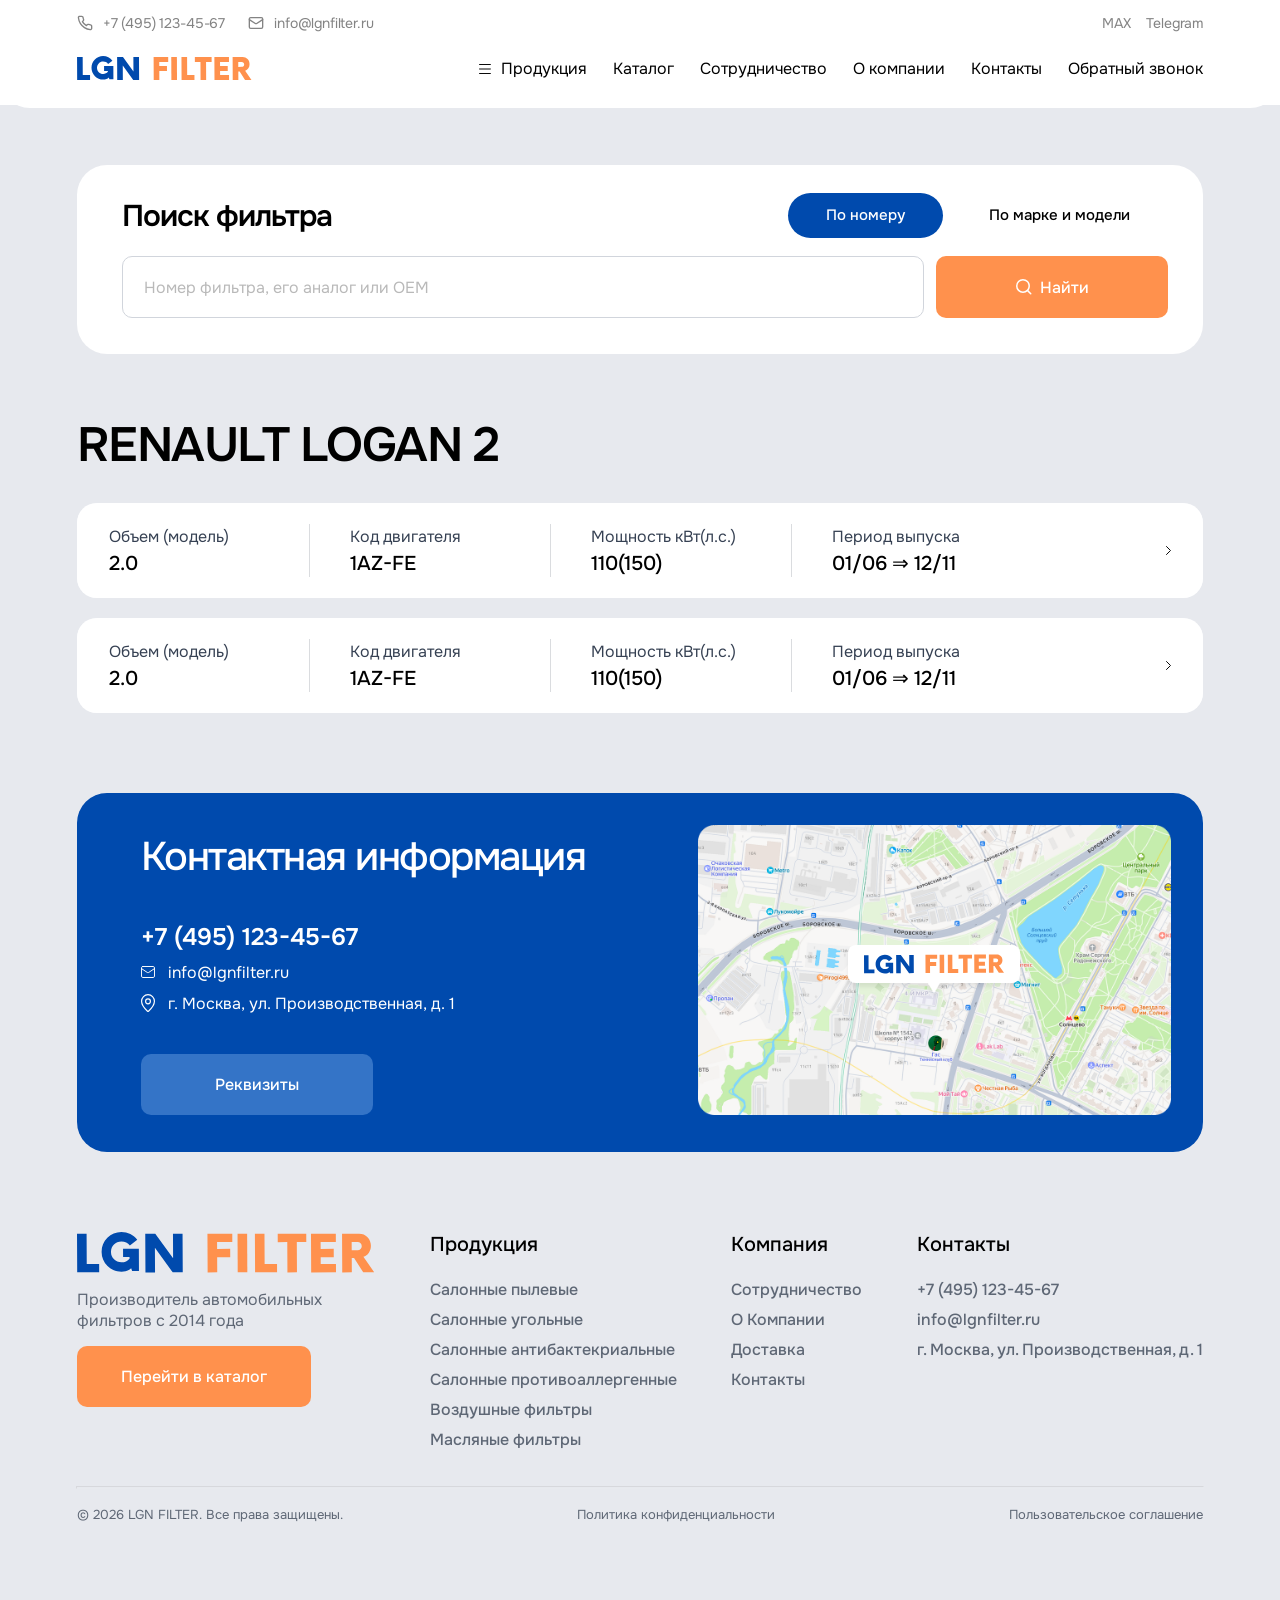
<file: html/search-result-auto.html>
﻿<!DOCTYPE html>
<html lang="ru">
<head>
    <meta charset="UTF-8">
    <meta name="viewport" content="width=device-width, initial-scale=1.0">
    <link rel="stylesheet" href="../css/style.css">
    <link rel="stylesheet" href="../css/header.css">
    <link rel="stylesheet" href="../css/footer.css">
    <link rel="stylesheet" href="../css/popup-properties-company.css">
    <link rel="stylesheet" href="../css/search.css">
    <link rel="stylesheet" href="../css/search-result.css">
    <link rel="stylesheet" href="../css/contacts-info.css">
    <title>Результаты поиска</title>
</head>
<body>

  <header class="header">
    <div class="header-content-wrapper">

      <div class="header-first-line">

        <div class="header-tel-email-wrapper">
          <div class="btn header-tel-link-wrapper">
            <img src="../src/header/header_tel_img.svg" class="header-tel-img">
            <p class="header-tel-text">+7 (495) 123-45-67</p>
          </div>
          <div class="btn header-email-link-wrapper">
            <img src="../src/header/header_email_img.svg" class="header-email-img">
            <p class="header-email-text">info@lgnfilter.ru</p>
          </div>
        </div>

        <div class="header-social-network">
          <p class="btn header-social-network-link-max">MAX</p>
          <p class="btn header-social-network-link-telegram">Telegram</p>
        </div>

      </div>

      <div class="header-second-line">

        
        <div class="header-logo-wrapper">
          <div class="btn header-burger">
            <img src="../src/header/burger.svg" class="hedaer-burger__img">
          </div>
          <img src="../src/header/header-logo.svg" class="btn header-logo-img">
        </div>

        <div class="header-links-pages-wrapper">
          <div class="header-link-catalog-wrapper">
            <div class="btn link-catalog__text">
              <svg class="header-burger-desktop" width="12" height="10" viewBox="0 0 12 10" fill="none" xmlns="http://www.w3.org/2000/svg">
                <path d="M0.372303 10C0.26657 10 0.178212 9.95414 0.107227 9.86242C0.0362421 9.77069 0.000501497 9.65778 5.09996e-06 9.52367C-0.000491297 9.38957 0.0352493 9.27697 0.107227 9.18588C0.179204 9.09479 0.267563 9.04956 0.372303 9.05019H11.5412C11.647 9.05019 11.7353 9.09574 11.8063 9.18683C11.8778 9.27792 11.9135 9.39083 11.9135 9.52557C11.9135 9.66031 11.8778 9.77291 11.8063 9.86336C11.7348 9.95382 11.6465 9.99905 11.5412 9.99905L0.372303 10ZM0.372303 5.47395C0.26657 5.47395 0.178212 5.42841 0.107227 5.33732C0.0362421 5.24623 0.000501497 5.13331 5.09996e-06 4.99858C-0.000491297 4.86384 0.0352493 4.75124 0.107227 4.66078C0.179204 4.57033 0.267563 4.5251 0.372303 4.5251H11.5412C11.647 4.5251 11.7353 4.57064 11.8063 4.66173C11.8773 4.75282 11.913 4.86574 11.9135 5.00047C11.914 5.13521 11.8783 5.24781 11.8063 5.33827C11.7343 5.42873 11.646 5.47395 11.5412 5.47395H0.372303ZM0.372303 0.947908C0.26657 0.947908 0.178212 0.902679 0.107227 0.812221C0.0357457 0.721131 5.09996e-06 0.608217 5.09996e-06 0.47348C5.09996e-06 0.338742 0.0357457 0.226144 0.107227 0.135687C0.178708 0.045229 0.267067 0 0.372303 0H11.5412C11.647 0 11.7353 0.0455452 11.8063 0.136635C11.8773 0.227726 11.913 0.340007 11.9135 0.47348C11.914 0.606952 11.8783 0.71955 11.8063 0.811272C11.7343 0.902995 11.646 0.94854 11.5412 0.947908H0.372303Z" fill="#0A0A0A"/>
              </svg>
              <p class="header-link-catalog">Продукция</p>
            </div>
            <div class="header__menu-wrapper">
              <button type="button" class="btn menu-wrapper__item">
                <p class="menu-wrapper__item-text">
                  Салонный фильтр пылевой    
                </p>
              </button>
              <button type="button" class="btn menu-wrapper__item">
                <p class="menu-wrapper__item-text">
                  Салонные фильтры угольные    
                </p>
              </button>
              <button type="button" class="btn menu-wrapper__item">
                <p class="menu-wrapper__item-text">
                  Салонные фильтры антибактериальные    
                </p>
              </button>
              <button type="button" class="btn menu-wrapper__item">
                <p class="menu-wrapper__item-text">
                  Салонные фильтры угольные противоалергенные
                </p>
              </button>
              <button type="button" class="btn menu-wrapper__item">
                <p class="menu-wrapper__item-text">
                  Воздушные фильтры  
                </p>
              </button>
              <button type="button" class="btn menu-wrapper__item">
                <p class="menu-wrapper__item-text">
                  Масляные фильтры  
                </p>
              </button>
            </div>
          </div>
          <p class="btn header-link-product">Каталог</p>
          <p class="btn header-link-partnership">Сотрудничество</p>
          <p class="btn header-link-about">О компании</p>
          <p class="btn header-link-contacts">Контакты</p>
          <p class="btn header-link-form">Обратный звонок</p>
        </div>

        <button type="button" class="btn header-button__form">
          Оставить заявку
        </button>
      </div>
    </div>
  </header>

  <main>
    <div class="results-section">
      <div class="result-section__content">
        <div class="search-wrapper" style="margin-top: 60px;">
          <div class="search-wrapper-up">
            <div class="label-wrapper">
              <p class="letter-spacing--text search-label">Поиск фильтра</p>
            </div>
            <div class="search-buttons-wrapper">
              <button type="button" class="btn btn-search-number"> 
                По номеру
              </button>
              <button type="button" class="btn btn-search-auto"> 
                По марке и модели
              </button>
            </div>
          </div>
  
          <div class="search-wrapper-down">
  
              <form action="" method="get" autocomplete="off" class="search-by-number">
                <input
                  class="search-input"
                  type="text"
                  placeholder="Номер фильтра, его аналог или OEM"
                  value=""
                  autocomplete="off"
                />
              </form>
  
              <form action="" method="get" autocomplete="off" class="search-by-auto">
                <div class="search-input-car-brend">
                  <input
                    class="search-input"
                    type="text"
                    placeholder="Выберите марку"
                    value=""
                    autocomplete="off"
                  />
                  <svg class="search-input-car-brend-arrow" width="12" height="7" viewBox="0 0 12 7" fill="none" xmlns="http://www.w3.org/2000/svg">
                    <path d="M1 0.999999L6 6L11 1" stroke="#6A7282" stroke-width="2" stroke-linecap="round" stroke-linejoin="round"/>
                  </svg>
                </div>
  
                <div class="search-input-car-model">
                  <input
                    class="search-input"
                    type="text"
                    placeholder="Выберите модель"
                    value=""
                    autocomplete="off"
                  />
                  <svg class="search-input-car-model-arrow" width="12" height="7" viewBox="0 0 12 7" fill="none" xmlns="http://www.w3.org/2000/svg">
                    <path d="M1 0.999999L6 6L11 1" stroke="#6A7282" stroke-width="2" stroke-linecap="round" stroke-linejoin="round"/>
                  </svg>
                </div>
  
              </form>
  
              <button type="button" class="btn btn-search-enter"> 
                <svg width="16" height="16" viewBox="0 0 16 16" fill="none" xmlns="http://www.w3.org/2000/svg">
                  <path d="M14.75 14.75L11.3721 11.3721M11.3721 11.3721C11.9499 10.7944 12.4083 10.1084 12.721 9.35349C13.0337 8.59856 13.1946 7.78944 13.1946 6.97231C13.1946 6.15519 13.0337 5.34606 12.721 4.59114C12.4083 3.83621 11.9499 3.15027 11.3721 2.57247C10.7944 1.99468 10.1084 1.53635 9.35349 1.22365C8.59856 0.910945 7.78944 0.75 6.97231 0.75C6.15519 0.75 5.34606 0.910945 4.59114 1.22365C3.83621 1.53635 3.15027 1.99468 2.57247 2.57247C1.40556 3.73938 0.75 5.32205 0.75 6.97231C0.75 8.62257 1.40556 10.2052 2.57247 11.3721C3.73938 12.5391 5.32205 13.1946 6.97231 13.1946C8.62257 13.1946 10.2052 12.5391 11.3721 11.3721Z" stroke="white" stroke-width="1.5" stroke-linecap="round" stroke-linejoin="round"/>
                </svg>
                Найти
              </button>
  
          </div>
        </div>

        <p class="letter-spacing--title result-section__label">RENAULT LOGAN 2</p>

        <div class="popular-model__info-section">
          <div class="model-info__option">

            <button type="button" class="btn--model-info model-info__head">

              <div class="head-texts">

                <div class="head-item">
                  <p class="head-item__title">Объем (модель)</p>
                  <p class="head-item__value">2.0</p>
                </div>

                <hr class="head-item__devider">

                <div class="head-item">
                  <p class="head-item__title">Код двигателя</p>
                  <p class="head-item__value">1AZ-FE</p>
                </div>
                
                <hr class="head-item__devider">

                <div class="head-item">
                  <p class="head-item__title">Мощность кВт(л.с.)</p>
                  <p class="head-item__value">110(150)</p>
                </div>
                
                <hr class="head-item__devider">

                <div class="head-item">
                  <p class="head-item__title">Период выпуска</p>
                  <p class="head-item__value">01/06 ⇒ 12/11</p>
                </div>
                
              </div>

              <svg class="head-item__arrow" width="5" height="9" viewBox="0 0 5 9" fill="none" xmlns="http://www.w3.org/2000/svg">
                <path d="M0.499999 0.5L4.5 4.5L0.5 8.5" stroke="#0A0A0A" stroke-linecap="round" stroke-linejoin="round"/>
              </svg>

              
            </button>

            <div class="model-info__body">

              <div class="filter-variants">
                <div class="filter-variants__head">
                  <img src="../src/partnership/im_1.svg" class="filter-variants__head-img">
                  <p class="filter-variants__head-title">Маслянные фильтры</p>
                </div>
                <div class="filter-variants__body">
                  <a href="" class="filter-variant">LGN-OF-320</a>
                  <a href="" class="filter-variant">LGN-OF-320</a>
                </div>
              </div>

              <hr class="filter-variants__devider">

              <div class="filter-variants">
                <div class="filter-variants__head">
                  <img src="../src/partnership/im_2.svg" class="filter-variants__head-img">
                  <p class="filter-variants__head-title">Воздушные фильтры</p>
                </div>
                <div class="filter-variants__body">
                  <a href="" class="filter-variant">LGN-OF-320</a>
                </div>
              </div>

              <hr class="filter-variants__devider">

              <div class="filter-variants">
                <div class="filter-variants__head">
                  <img src="../src/partnership/im_3.svg" class="filter-variants__head-img">
                  <p class="filter-variants__head-title">Салонные фильтры</p>
                </div>
                <div class="filter-variants__body">
                  <a href="" class="filter-variant">LGN-OF-320</a>
                  <a href="" class="filter-variant">LGN-OF-320</a>
                  <a href="" class="filter-variant">LGN-OF-320</a>
                </div>
              </div>

              <hr class="filter-variants__devider">

              <div class="filter-variants">
                <div class="filter-variants__head">
                  <img src="../src/partnership/im_4.svg" class="filter-variants__head-img">
                  <p class="filter-variants__head-title">Топливные фильтры</p>
                </div>
                <div class="filter-variants__body">
                  <a href="" class="filter-variant">-</a>
                </div>
              </div>


            </div>
          </div>

          <div class="model-info__option">

            <button type="button" class="btn--model-info model-info__head">

              <div class="head-texts">

                <div class="head-item">
                  <p class="head-item__title">Объем (модель)</p>
                  <p class="head-item__value">2.0</p>
                </div>

                <hr class="head-item__devider">

                <div class="head-item">
                  <p class="head-item__title">Код двигателя</p>
                  <p class="head-item__value">1AZ-FE</p>
                </div>
                
                <hr class="head-item__devider">

                <div class="head-item">
                  <p class="head-item__title">Мощность кВт(л.с.)</p>
                  <p class="head-item__value">110(150)</p>
                </div>
                
                <hr class="head-item__devider">

                <div class="head-item">
                  <p class="head-item__title">Период выпуска</p>
                  <p class="head-item__value">01/06 ⇒ 12/11</p>
                </div>
                
              </div>

              <svg class="head-item__arrow" width="5" height="9" viewBox="0 0 5 9" fill="none" xmlns="http://www.w3.org/2000/svg">
                <path d="M0.499999 0.5L4.5 4.5L0.5 8.5" stroke="#0A0A0A" stroke-linecap="round" stroke-linejoin="round"/>
              </svg>

              
            </button>

            <div class="model-info__body">

              <div class="filter-variants">
                <div class="filter-variants__head">
                  <img src="../src/partnership/im_1.svg" class="filter-variants__head-img">
                  <p class="filter-variants__head-title">Маслянные фильтры</p>
                </div>
                <div class="filter-variants__body">
                  <a href="" class="filter-variant">LGN-OF-320</a>
                  <a href="" class="filter-variant">LGN-OF-320</a>
                </div>
              </div>

              <hr class="filter-variants__devider">

              <div class="filter-variants">
                <div class="filter-variants__head">
                  <img src="../src/partnership/im_2.svg" class="filter-variants__head-img">
                  <p class="filter-variants__head-title">Воздушные фильтры</p>
                </div>
                <div class="filter-variants__body">
                  <a href="" class="filter-variant">LGN-OF-320</a>
                </div>
              </div>

              <hr class="filter-variants__devider">

              <div class="filter-variants">
                <div class="filter-variants__head">
                  <img src="../src/partnership/im_3.svg" class="filter-variants__head-img">
                  <p class="filter-variants__head-title">Салонные фильтры</p>
                </div>
                <div class="filter-variants__body">
                  <a href="" class="filter-variant">LGN-OF-320</a>
                  <a href="" class="filter-variant">LGN-OF-320</a>
                  <a href="" class="filter-variant">LGN-OF-320</a>
                </div>
              </div>

              <hr class="filter-variants__devider">

              <div class="filter-variants">
                <div class="filter-variants__head">
                  <img src="../src/partnership/im_4.svg" class="filter-variants__head-img">
                  <p class="filter-variants__head-title">Топливные фильтры</p>
                </div>
                <div class="filter-variants__body">
                  <a href="" class="filter-variant">-</a>
                </div>
              </div>


            </div>
          </div>

        </div>

        <div class="contacts-wrapper">
          <div class="text-and-button-wrapper">
            <div class="texts-wrapper">
              <p class="letter-spacing--title contact-label">Контактная информация</p>
              <div class="description-wrapper">
                <p class="tel-number">+7 (495) 123-45-67</p>
                <div class="mail-wrapper">
                  <div class="contact-img-wrapper">
                    <img src="../src/main/mail.svg" class="mail-img">
                  </div>
                  <p class="mail-text">info@lgnfilter.ru</p>
                </div>
                <div class="location-wrapper">
                  <div class="contact-img-wrapper">
                    <img src="../src/main/location.svg" class="location-img">
                  </div>
                  <p class="location-text">г. Москва, ул. Производственная, д. 1</p>
                </div>
              </div>
              
              <button type="button" class="btn btn-requisits">
                Реквизиты
              </button>
            </div>
          </div>
  
          <div class="map-wrapper">
            <img src="../src/main/map-img.png" class="map-img">
            <img src="../src/main/logo-absolute.svg" class="logo-absolute-img">
          </div>
        </div>
      </div>
    </div>
  </main>

  <footer class="footer" style="background-color: #E7E9EE;">
    <div class="footer-content-wrapper">

      <div class="footer-first-line">

        <div class="footer-logo-catalog-column">
          <img src="../src/header/header-logo.svg" class="btn footer-logo">
          <p class="footer-label">Производитель автомобильных фильтров с 2014 года</p>
          <button type="button" class="btn footer-btn-catalog">
            Перейти в каталог
          </button>
        </div>

        <div class="footer-products-column">
          <p class="btn footer-column-label">Продукция</p>
          <div class="footer-column-chapters-wrapper">
            <p class="btn">Салонные пылевые</p>
            <p class="btn">Салонные угольные</p>
            <p class="btn">Салонные антибактекриальные</p>
            <p class="btn">Салонные противоаллергенные</p>
            <p class="btn">Воздушные фильтры</p>
            <p class="btn">Масляные фильтры</p>
          </div>
        </div>

        <div class="footer-company-column">
          <p class="btn footer-column-label">Компания</p>
          <div class="footer-column-chapters-wrapper">
            <p class="btn">Сотрудничество</p>
            <p class="btn">О Компании</p>
            <p class="btn">Доставка</p>
            <p class="btn">Контакты</p>
          </div>
        </div>

        <div class="footer-contacts-column">
          <p class="btn footer-column-label">Контакты</p>
          <div class="footer-column-chapters-wrapper">
            <p class="btn">+7 (495) 123-45-67</p>
            <p class="btn">info@lgnfilter.ru</p>
            <p class="btn">г. Москва, ул. Производственная, д. 1</p>
          </div>
        </div>

      </div>

      <hr class="devider">

      <div class="footer-second-line">
        <p>© 2026 LGN FILTER. Все права защищены.</p>
        <p>Политика конфиденциальности</p>
        <p>Пользовательское соглашение</p>
      </div>
    </div>
  </footer>

  <div class="popup-properties-company">
    <div class="popup-properties__wrapper">
      <button type="button" class="btn popup-properties__close-img">
        <svg width="36" height="42" viewBox="0 0 36 42" fill="none" xmlns="http://www.w3.org/2000/svg">
          <path d="M8 31.08L16.64 20.36L8.48 10H11.24L18.24 18.84L25.12 10H27.84L19.68 20.32L28.36 31.08H25.6L18.12 22.04L10.68 31.08H8Z" fill="black"/>
        </svg>
      </button>
      <p class="popup-properties__label">Реквизиты</p>
      <div class="popup-properties__info-section">

        <div class="info-card">
          <p class="info-card__title">Наименование юр. лица</p>
          <p class="info-card__description">ООО «РУСФИЛЬТР»</p>
        </div>
        <div class="info-card">
          <p class="info-card__title">Юридический адрес</p>
          <p class="info-card__description">115280, г. Москва, ул. Ленинская Слобода, д.19, пом.62/1</p>
        </div>
        <div class="info-card">
          <p class="info-card__title">Почтовый адрес</p>
          <p class="info-card__description">115280, г. Москва, ул. Ленинская Слобода, д.19, пом.62/1</p>
        </div>
        <div class="info-card">
          <p class="info-card__title">ИНН</p>
          <p class="info-card__description">7723919550</p>
        </div>
        <div class="info-card">
          <p class="info-card__title">Банковские реквизиты</p>
          <p class="info-card__description">р/с № 40702810238000006912</p>
          <p class="info-card__description">ПАО «Сбербанк России»</p>
          <p class="info-card__description">БИК 044525225</p>
          <p class="info-card__description">к/с № 30101810400000000225</p>
        </div>
        <div class="info-card">
          <p class="info-card__title">Генеральный директор</p>
          <p class="info-card__description">Югов Андрей Владимирович</p>
        </div>

      </div>
    </div>
  </div>

  <div class="menu">
      <div class="menu__content">
      <div class="menu__items">
        <img src="../src/header/close_menu.svg" class="btn menu__close">
        <div class="btn menu__item--products">
          <p class="menu__item">Продукция</p>
          <svg class="menu__item-arrow" width="4" height="7" viewBox="0 0 4 7" fill="none" xmlns="http://www.w3.org/2000/svg">
            <path d="M0.5 6.5L3.5 3.5L0.5 0.5" stroke="#000000" stroke-linecap="round" stroke-linejoin="round"/>
          </svg>
        </div>
        <div class="menu__second-level">
          <button type="button" class="btn menu__item">
              Салонный фильтр пылевой    
          </button>
          <button type="button" class="btn menu__item">
              Салонные фильтры угольные    
          </button>
          <button type="button" class="btn menu__item">
              Салонные фильтры антибактериальные    
          </button>
          <button type="button" class="btn menu__item">
              Салонные фильтры угольные противоалергенные
          </button>
          <button type="button" class="btn menu__item">
              Воздушные фильтры  
          </button>
          <button type="button" class="btn menu__item">
              Масляные фильтры  
          </button>

        </div>
        <p class="btn menu__item">Каталог</p>
        <p class="btn menu__item">Сотрудничество</p>
        <p class="btn menu__item">О компании</p>
        <p class="btn menu__item">Контакты</p>
      </div>
      <div class="menu__contacts">
        <button type="button" class="btn menu__btn" style="background-color: var(--orange-color);">
          +7 (495) 123-45-67
        </button>
        <button type="button" class="btn menu__btn" style="background-color: var(--orange-color);">
          info@lgnfilter.ru
        </button>
        <button type="button" class="btn menu__btn" style="background-color: var(--blue-color);;">
          MAX
        </button>
        <button type="button" class="btn menu__btn" style="background-color: var(--blue-color);">
          Telegram
        </button>
        <button type="button" class="btn menu__btn" style="background-color: var(--orange-color);">
          Оставить заявку
        </button>
      </div>
    </div>
  </div>
  <script src="../js/openHeaderMenuMob.js"></script>

  <script src="../js/main/search/inputLogic.js"></script>
  <script src="../js/openHeaderMenu.js"></script>
  <script src="../js/openPopupProperties.js"></script>
  <script src="../js/selectPartnershipModel.js"></script>

</body>
</html>
</file>
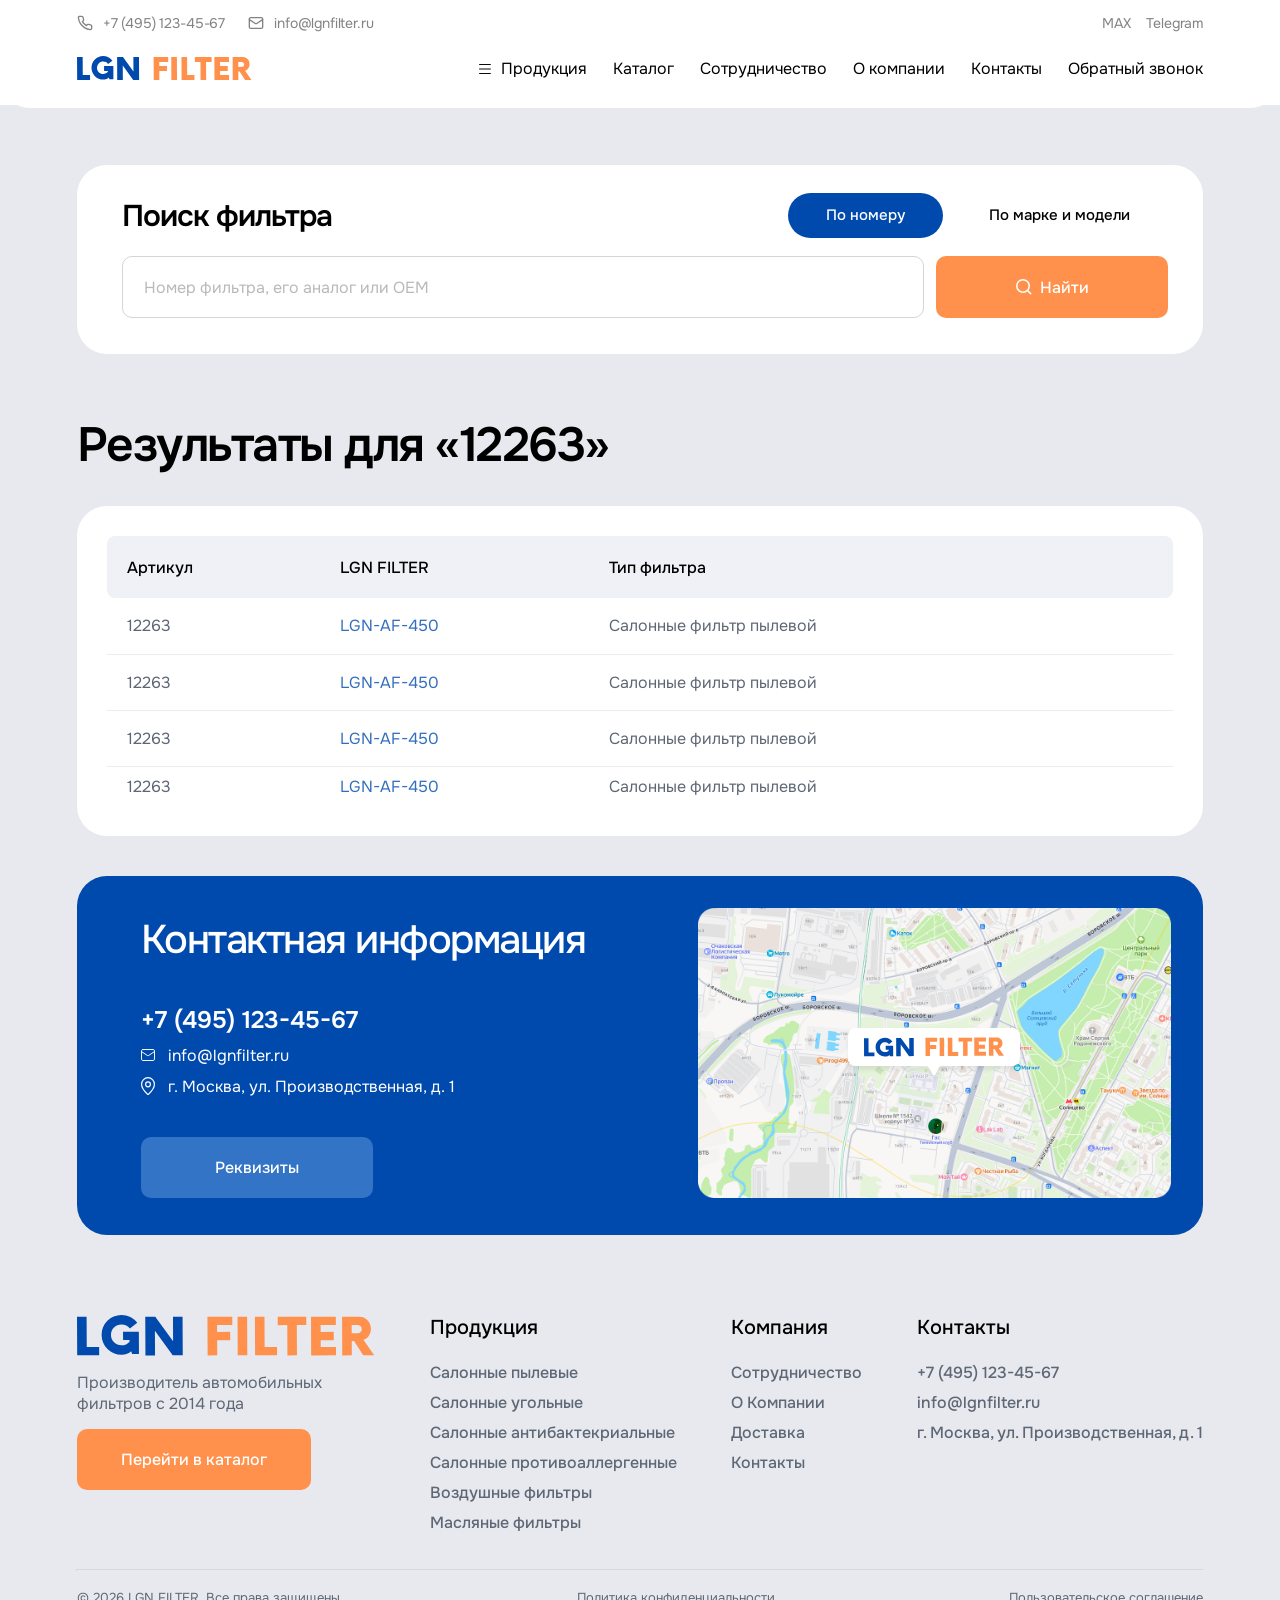
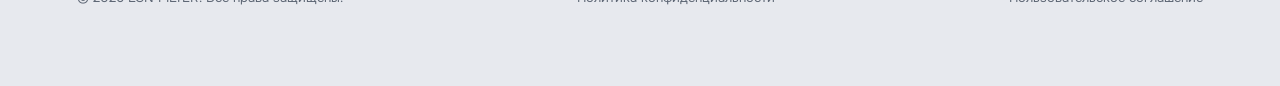
<file: html/search-result-number.html>
﻿<!DOCTYPE html>
<html lang="ru">
<head>
    <meta charset="UTF-8">
    <meta name="viewport" content="width=device-width, initial-scale=1.0">
    <link rel="stylesheet" href="../css/style.css">
    <link rel="stylesheet" href="../css/header.css">
    <link rel="stylesheet" href="../css/footer.css">
    <link rel="stylesheet" href="../css/popup-properties-company.css">
    <link rel="stylesheet" href="../css/search.css">
    <link rel="stylesheet" href="../css/search-result.css">
    <link rel="stylesheet" href="../css/contacts-info.css">
    <title>Результаты поиска</title>
</head>
<body>

  <header class="header">
    <div class="header-content-wrapper">

      <div class="header-first-line">

        <div class="header-tel-email-wrapper">
          <div class="btn header-tel-link-wrapper">
            <img src="../src/header/header_tel_img.svg" class="header-tel-img">
            <p class="header-tel-text">+7 (495) 123-45-67</p>
          </div>
          <div class="btn header-email-link-wrapper">
            <img src="../src/header/header_email_img.svg" class="header-email-img">
            <p class="header-email-text">info@lgnfilter.ru</p>
          </div>
        </div>

        <div class="header-social-network">
          <p class="btn header-social-network-link-max">MAX</p>
          <p class="btn header-social-network-link-telegram">Telegram</p>
        </div>

      </div>

      <div class="header-second-line">

        
        <div class="header-logo-wrapper">
          <div class="btn header-burger">
            <img src="../src/header/burger.svg" class="hedaer-burger__img">
          </div>
          <img src="../src/header/header-logo.svg" class="btn header-logo-img">
        </div>

        <div class="header-links-pages-wrapper">
          <div class="header-link-catalog-wrapper">
            <div class="btn link-catalog__text">
              <svg class="header-burger-desktop" width="12" height="10" viewBox="0 0 12 10" fill="none" xmlns="http://www.w3.org/2000/svg">
                <path d="M0.372303 10C0.26657 10 0.178212 9.95414 0.107227 9.86242C0.0362421 9.77069 0.000501497 9.65778 5.09996e-06 9.52367C-0.000491297 9.38957 0.0352493 9.27697 0.107227 9.18588C0.179204 9.09479 0.267563 9.04956 0.372303 9.05019H11.5412C11.647 9.05019 11.7353 9.09574 11.8063 9.18683C11.8778 9.27792 11.9135 9.39083 11.9135 9.52557C11.9135 9.66031 11.8778 9.77291 11.8063 9.86336C11.7348 9.95382 11.6465 9.99905 11.5412 9.99905L0.372303 10ZM0.372303 5.47395C0.26657 5.47395 0.178212 5.42841 0.107227 5.33732C0.0362421 5.24623 0.000501497 5.13331 5.09996e-06 4.99858C-0.000491297 4.86384 0.0352493 4.75124 0.107227 4.66078C0.179204 4.57033 0.267563 4.5251 0.372303 4.5251H11.5412C11.647 4.5251 11.7353 4.57064 11.8063 4.66173C11.8773 4.75282 11.913 4.86574 11.9135 5.00047C11.914 5.13521 11.8783 5.24781 11.8063 5.33827C11.7343 5.42873 11.646 5.47395 11.5412 5.47395H0.372303ZM0.372303 0.947908C0.26657 0.947908 0.178212 0.902679 0.107227 0.812221C0.0357457 0.721131 5.09996e-06 0.608217 5.09996e-06 0.47348C5.09996e-06 0.338742 0.0357457 0.226144 0.107227 0.135687C0.178708 0.045229 0.267067 0 0.372303 0H11.5412C11.647 0 11.7353 0.0455452 11.8063 0.136635C11.8773 0.227726 11.913 0.340007 11.9135 0.47348C11.914 0.606952 11.8783 0.71955 11.8063 0.811272C11.7343 0.902995 11.646 0.94854 11.5412 0.947908H0.372303Z" fill="#0A0A0A"/>
              </svg>
              <p class="header-link-catalog">Продукция</p>
            </div>
            <div class="header__menu-wrapper">
              <button type="button" class="btn menu-wrapper__item">
                <p class="menu-wrapper__item-text">
                  Салонный фильтр пылевой    
                </p>
              </button>
              <button type="button" class="btn menu-wrapper__item">
                <p class="menu-wrapper__item-text">
                  Салонные фильтры угольные    
                </p>
              </button>
              <button type="button" class="btn menu-wrapper__item">
                <p class="menu-wrapper__item-text">
                  Салонные фильтры антибактериальные    
                </p>
              </button>
              <button type="button" class="btn menu-wrapper__item">
                <p class="menu-wrapper__item-text">
                  Салонные фильтры угольные противоалергенные
                </p>
              </button>
              <button type="button" class="btn menu-wrapper__item">
                <p class="menu-wrapper__item-text">
                  Воздушные фильтры  
                </p>
              </button>
              <button type="button" class="btn menu-wrapper__item">
                <p class="menu-wrapper__item-text">
                  Масляные фильтры  
                </p>
              </button>
            </div>
          </div>
          <p class="btn header-link-product">Каталог</p>
          <p class="btn header-link-partnership">Сотрудничество</p>
          <p class="btn header-link-about">О компании</p>
          <p class="btn header-link-contacts">Контакты</p>
          <p class="btn header-link-form">Обратный звонок</p>
        </div>

        <button type="button" class="btn header-button__form">
          Оставить заявку
        </button>
      </div>
    </div>
  </header>

  <main>
    <div class="results-section">
      <div class="result-section__content">
        <div class="search-wrapper" style="margin-top: 60px;">
          <div class="search-wrapper-up">
            <div class="label-wrapper">
              <p class="letter-spacing--text search-label">Поиск фильтра</p>
            </div>
            <div class="search-buttons-wrapper">
              <button type="button" class="btn btn-search-number"> 
                По номеру
              </button>
              <button type="button" class="btn btn-search-auto"> 
                По марке и модели
              </button>
            </div>
          </div>
  
          <div class="search-wrapper-down">
  
              <form action="" method="get" autocomplete="off" class="search-by-number">
                <input
                  class="search-input"
                  type="text"
                  placeholder="Номер фильтра, его аналог или OEM"
                  value=""
                  autocomplete="off"
                />
              </form>
  
              <form action="" method="get" autocomplete="off" class="search-by-auto">
                <div class="search-input-car-brend">
                  <input
                    class="search-input"
                    type="text"
                    placeholder="Выберите марку"
                    value=""
                    autocomplete="off"
                  />
                  <svg class="search-input-car-brend-arrow" width="12" height="7" viewBox="0 0 12 7" fill="none" xmlns="http://www.w3.org/2000/svg">
                    <path d="M1 0.999999L6 6L11 1" stroke="#6A7282" stroke-width="2" stroke-linecap="round" stroke-linejoin="round"/>
                  </svg>
                </div>
  
                <div class="search-input-car-model">
                  <input
                    class="search-input"
                    type="text"
                    placeholder="Выберите модель"
                    value=""
                    autocomplete="off"
                  />
                  <svg class="search-input-car-model-arrow" width="12" height="7" viewBox="0 0 12 7" fill="none" xmlns="http://www.w3.org/2000/svg">
                    <path d="M1 0.999999L6 6L11 1" stroke="#6A7282" stroke-width="2" stroke-linecap="round" stroke-linejoin="round"/>
                  </svg>
                </div>
  
              </form>
  
              <button type="button" class="btn btn-search-enter"> 
                <svg width="16" height="16" viewBox="0 0 16 16" fill="none" xmlns="http://www.w3.org/2000/svg">
                  <path d="M14.75 14.75L11.3721 11.3721M11.3721 11.3721C11.9499 10.7944 12.4083 10.1084 12.721 9.35349C13.0337 8.59856 13.1946 7.78944 13.1946 6.97231C13.1946 6.15519 13.0337 5.34606 12.721 4.59114C12.4083 3.83621 11.9499 3.15027 11.3721 2.57247C10.7944 1.99468 10.1084 1.53635 9.35349 1.22365C8.59856 0.910945 7.78944 0.75 6.97231 0.75C6.15519 0.75 5.34606 0.910945 4.59114 1.22365C3.83621 1.53635 3.15027 1.99468 2.57247 2.57247C1.40556 3.73938 0.75 5.32205 0.75 6.97231C0.75 8.62257 1.40556 10.2052 2.57247 11.3721C3.73938 12.5391 5.32205 13.1946 6.97231 13.1946C8.62257 13.1946 10.2052 12.5391 11.3721 11.3721Z" stroke="white" stroke-width="1.5" stroke-linecap="round" stroke-linejoin="round"/>
                </svg>
                Найти
              </button>
  
          </div>
        </div>

        <p class="letter-spacing--title result-section__label">Результаты для «12263»</p>

        <div class="result-section__table">
          <table>
            <thead>
              <tr>
                <th class="first-data">Артикул</th>
                <th>LGN FILTER</th>
                <th>Тип фильтра</th>
              </tr>
            </thead>
            <tbody>
              <tr>
                <td class="first-data">12263</td>
                <td class="second-data">LGN-AF-450</td>
                <td>Салонные фильтр пылевой</td>
              </tr>
                <tr>
                <td class="first-data">12263</td>
                <td class="second-data">LGN-AF-450</td>
                <td>Салонные фильтр пылевой</td>
              </tr>
                <tr>
                <td class="first-data">12263</td>
                <td class="second-data">LGN-AF-450</td>
                <td>Салонные фильтр пылевой</td>
              </tr>
                <tr>
                <td class="first-data">12263</td>
                <td class="second-data">LGN-AF-450</td>
                <td>Салонные фильтр пылевой</td>
              </tr>
            </tbody>
          </table>
        </div>


        <div class="contacts-wrapper">
          <div class="text-and-button-wrapper">
            <div class="texts-wrapper">
              <p class="letter-spacing--title contact-label">Контактная информация</p>
              <div class="description-wrapper">
                <p class="tel-number">+7 (495) 123-45-67</p>
                <div class="mail-wrapper">
                  <div class="contact-img-wrapper">
                    <img src="../src/main/mail.svg" class="mail-img">
                  </div>
                  <p class="mail-text">info@lgnfilter.ru</p>
                </div>
                <div class="location-wrapper">
                  <div class="contact-img-wrapper">
                    <img src="../src/main/location.svg" class="location-img">
                  </div>
                  <p class="location-text">г. Москва, ул. Производственная, д. 1</p>
                </div>
              </div>
              
              <button type="button" class="btn btn-requisits">
                Реквизиты
              </button>
            </div>
          </div>
  
          <div class="map-wrapper">
            <img src="../src/main/map-img.png" class="map-img">
            <img src="../src/main/logo-absolute.svg" class="logo-absolute-img">
          </div>
        </div>
      </div>
    </div>
  </main>

  <footer class="footer" style="background-color: #E7E9EE;">
    <div class="footer-content-wrapper">

      <div class="footer-first-line">

        <div class="footer-logo-catalog-column">
          <img src="../src/header/header-logo.svg" class="btn footer-logo">
          <p class="footer-label">Производитель автомобильных фильтров с 2014 года</p>
          <button type="button" class="btn footer-btn-catalog">
            Перейти в каталог
          </button>
        </div>

        <div class="footer-products-column">
          <p class="btn footer-column-label">Продукция</p>
          <div class="footer-column-chapters-wrapper">
            <p class="btn">Салонные пылевые</p>
            <p class="btn">Салонные угольные</p>
            <p class="btn">Салонные антибактекриальные</p>
            <p class="btn">Салонные противоаллергенные</p>
            <p class="btn">Воздушные фильтры</p>
            <p class="btn">Масляные фильтры</p>
          </div>
        </div>

        <div class="footer-company-column">
          <p class="btn footer-column-label">Компания</p>
          <div class="footer-column-chapters-wrapper">
            <p class="btn">Сотрудничество</p>
            <p class="btn">О Компании</p>
            <p class="btn">Доставка</p>
            <p class="btn">Контакты</p>
          </div>
        </div>

        <div class="footer-contacts-column">
          <p class="btn footer-column-label">Контакты</p>
          <div class="footer-column-chapters-wrapper">
            <p class="btn">+7 (495) 123-45-67</p>
            <p class="btn">info@lgnfilter.ru</p>
            <p class="btn">г. Москва, ул. Производственная, д. 1</p>
          </div>
        </div>

      </div>

      <hr class="devider">

      <div class="footer-second-line">
        <p>© 2026 LGN FILTER. Все права защищены.</p>
        <p>Политика конфиденциальности</p>
        <p>Пользовательское соглашение</p>
      </div>
    </div>
  </footer>

  <div class="popup-properties-company">
    <div class="popup-properties__wrapper">
      <button type="button" class="btn popup-properties__close-img">
        <svg width="36" height="42" viewBox="0 0 36 42" fill="none" xmlns="http://www.w3.org/2000/svg">
          <path d="M8 31.08L16.64 20.36L8.48 10H11.24L18.24 18.84L25.12 10H27.84L19.68 20.32L28.36 31.08H25.6L18.12 22.04L10.68 31.08H8Z" fill="black"/>
        </svg>
      </button>
      <p class="popup-properties__label">Реквизиты</p>
      <div class="popup-properties__info-section">

        <div class="info-card">
          <p class="info-card__title">Наименование юр. лица</p>
          <p class="info-card__description">ООО «РУСФИЛЬТР»</p>
        </div>
        <div class="info-card">
          <p class="info-card__title">Юридический адрес</p>
          <p class="info-card__description">115280, г. Москва, ул. Ленинская Слобода, д.19, пом.62/1</p>
        </div>
        <div class="info-card">
          <p class="info-card__title">Почтовый адрес</p>
          <p class="info-card__description">115280, г. Москва, ул. Ленинская Слобода, д.19, пом.62/1</p>
        </div>
        <div class="info-card">
          <p class="info-card__title">ИНН</p>
          <p class="info-card__description">7723919550</p>
        </div>
        <div class="info-card">
          <p class="info-card__title">Банковские реквизиты</p>
          <p class="info-card__description">р/с № 40702810238000006912</p>
          <p class="info-card__description">ПАО «Сбербанк России»</p>
          <p class="info-card__description">БИК 044525225</p>
          <p class="info-card__description">к/с № 30101810400000000225</p>
        </div>
        <div class="info-card">
          <p class="info-card__title">Генеральный директор</p>
          <p class="info-card__description">Югов Андрей Владимирович</p>
        </div>

      </div>
    </div>
  </div>

  <div class="menu">
    <div class="menu__content">
      <div class="menu__items">
        <img src="../src/header/close_menu.svg" class="btn menu__close">
        <div class="btn menu__item--products">
          <p class="menu__item">Продукция</p>
          <svg class="menu__item-arrow" width="4" height="7" viewBox="0 0 4 7" fill="none" xmlns="http://www.w3.org/2000/svg">
            <path d="M0.5 6.5L3.5 3.5L0.5 0.5" stroke="#000000" stroke-linecap="round" stroke-linejoin="round"/>
          </svg>
        </div>
        <div class="menu__second-level">
          <button type="button" class="btn menu__item">
              Салонный фильтр пылевой    
          </button>
          <button type="button" class="btn menu__item">
              Салонные фильтры угольные    
          </button>
          <button type="button" class="btn menu__item">
              Салонные фильтры антибактериальные    
          </button>
          <button type="button" class="btn menu__item">
              Салонные фильтры угольные противоалергенные
          </button>
          <button type="button" class="btn menu__item">
              Воздушные фильтры  
          </button>
          <button type="button" class="btn menu__item">
              Масляные фильтры  
          </button>

        </div>
        <p class="btn menu__item">Каталог</p>
        <p class="btn menu__item">Сотрудничество</p>
        <p class="btn menu__item">О компании</p>
        <p class="btn menu__item">Контакты</p>
      </div>
      <div class="menu__contacts">
        <button type="button" class="btn menu__btn" style="background-color: var(--orange-color);">
          +7 (495) 123-45-67
        </button>
        <button type="button" class="btn menu__btn" style="background-color: var(--orange-color);">
          info@lgnfilter.ru
        </button>
        <button type="button" class="btn menu__btn" style="background-color: var(--blue-color);;">
          MAX
        </button>
        <button type="button" class="btn menu__btn" style="background-color: var(--blue-color);">
          Telegram
        </button>
        <button type="button" class="btn menu__btn" style="background-color: var(--orange-color);">
          Оставить заявку
        </button>
      </div>
    </div>
  </div>
  <script src="../js/openHeaderMenuMob.js"></script>

  <script src="../js/main/search/inputLogic.js"></script>
  <script src="../js/openHeaderMenu.js"></script>
  <script src="../js/openPopupProperties.js"></script>
  <script src="../js/selectPartnershipModel.js"></script>

</body>
</html>
</file>
<file: css/style.css>
@font-face {
  font-family: 'Onest';
  src: url('../font/Onest-Thin.ttf') format('truetype');
  font-weight: 100;
  font-style: normal;
  font-display: swap;
}

@font-face {
  font-family: 'Onest';
  src: url('../font/Onest-ExtraLight.ttf') format('truetype');
  font-weight: 200;
  font-style: normal;
  font-display: swap;
}

@font-face {
  font-family: 'Onest';
  src: url('../font/Onest-Light.ttf') format('truetype');
  font-weight: 300;
  font-style: normal;
  font-display: swap;
}

@font-face {
  font-family: 'Onest';
  src: url('../font/Onest-Regular.ttf') format('truetype');
  font-weight: 400;
  font-style: normal;
  font-display: swap;
}

@font-face {
  font-family: 'Onest';
  src: url('../font/Onest-Medium.ttf') format('truetype');
  font-weight: 500;
  font-style: normal;
  font-display: swap;
}

@font-face {
  font-family: 'Onest';
  src: url('../font/Onest-SemiBold.ttf') format('truetype');
  font-weight: 600;
  font-style: normal;
  font-display: swap;
}

@font-face {
  font-family: 'Onest';
  src: url('../font/Onest-Bold.ttf') format('truetype');
  font-weight: 700;
  font-style: normal;
  font-display: swap;
}

@font-face {
  font-family: 'Onest';
  src: url('../font/Onest-ExtraBold.ttf') format('truetype');
  font-weight: 800;
  font-style: normal;
  font-display: swap;
}

@font-face {
  font-family: 'Onest';
  src: url('../font/Onest-Black.ttf') format('truetype');
  font-weight: 900;
  font-style: normal;
  font-display: swap;
}

* {
  margin: 0;
  padding: 0;
  user-select: none;
  transition: all .2s ease;
}

html, body {
  min-height: 100%;
  height: auto;
  font-family: "Onest", sans-serif; 
}

html {
  overflow-x: hidden;
}



html::-webkit-scrollbar {
  display: none;
}

a,
a:link,
a:visited,
a:hover,
a:active,
a:focus {
  text-decoration: none !important;
  color: inherit;
  -webkit-tap-highlight-color: transparent;
}


.letter-spacing--title {
  letter-spacing: -1.5px;
}

.letter-spacing--text {
  letter-spacing: -1px;
}

:root {
  --orange-color: #FF914D;
  --blue-color: #004AAD;
  --max-width: 1240px;
  --btn-border-radius: 10px;
  --big-border-radius: 30px;
  --background-gray-color: #EFF1F6;
  --transform-scale-active: scale(0.97);
  --transform-scale-hover: scale(1.03);
  --gray-color: #5E6775;
  --gray-text: #364153;
  --width-container: 88vw;
  --padding-blocks: 80px;
  --half-padding-blocks: 40px;
}

@media (max-width: 768px) {

  .letter-spacing--title {
    letter-spacing: -1px;
  }

  .letter-spacing--text {
    letter-spacing: 0px;
  }

  :root {
    --width-container: 93.3%;
    --padding-blocks: 24px;
    --half-padding-blocks: 12px;
  }
}

.btn {
  border: none;
  outline: none;
  cursor: pointer;
  font-family: inherit;
  flex-shrink: 0;
  background: 0; 
  transition: transform 0.3s ease;
  font-size: 16px;
  font-weight: 500;
  color: inherit;
  -webkit-tap-highlight-color: transparent;
  text-decoration: none;
  line-height: 25px;
}

img {
  -webkit-user-drag: none;
  user-select: none;
}

@media (max-width: 610px) {
  .btn {
    font-size: 14px;
  }
}

@media (min-width: 769px) {
  .btn:hover {
    transform: var(--transform-scale-hover);
  }
}

.btn:active {
  transform: var(--transform-scale-active);
}

.no-transform-btn {
  transform: none !important;
}
</file>
<file: css/header.css>
.header {
  position: fixed;
  top: 0;
  left: 0;
  background-color: white;
  z-index: 5;
  width: 100vw;
}

.header {
  border-radius: 0 0 var(--big-border-radius) var(--big-border-radius);
  padding-top: 13px;
  padding-bottom: 27px;
  display: flex;
  align-items: center;
  justify-content: center;
}

.header-content-wrapper {
  width: var(--width-container);
  max-width: var(--max-width);
  display: flex;
  flex-direction: column;
  align-items: center;
  justify-content: center;
  gap: 23px;
}

.header-first-line {
  width: 100%;
  display: flex;
  align-items: center;
  justify-content: space-between;
  color: #0A0A0A;
  opacity: .5;
}

.header-tel-email-wrapper  {
  display: flex;
  align-items: center;
  justify-content: space-between;
  gap: 23px;
}

.header-tel-link-wrapper, .header-email-link-wrapper {
  display: flex;
  align-items: center;
  justify-content: center;
  gap: 10px;
}

.header-tel-img, .header-email-img {
  width: 16px;
  height: 16px;
}

.header-tel-text, .header-email-text, .header-social-network-link-max, .header-social-network-link-telegram {
  font-size: 14px;
  font-weight: 400;
  line-height: 20px;
  letter-spacing: -0.15px;
}

.header-social-network {
  display: flex;
  align-items: center;
  justify-content: center;
  gap: 16px;
}

.header-second-line {
  width: 100%;
  display: flex;
  align-items: center;
  justify-content: space-between;
}

.header-burger {
  display: none;
}

.header-logo-wrapper {
  display: flex;
  align-items: center;
  justify-content: center;
}

.header-logo-img {
  width: 175px;
}

.header-links-pages-wrapper {
  display: flex;
  align-items: center;
  justify-content: end;
  gap: 26px;
}

.header-link-catalog-wrapper {
  position: relative;
}

.link-catalog__text {
  display: flex;
  align-items: center;
  justify-content: center;
  gap: 10px;
}

.header-link-catalog, .header-link-product, .header-link-partnership, .header-link-about, .header-link-contacts, .header-link-form {
  font-size: 16px;
  font-weight: 400;
  line-height: 25px;
}

.header__menu-wrapper {
  position: absolute;
  left: 0;
  top: 49px;
  background-color: white;
  border-radius: 0 0 var(--btn-border-radius) var(--btn-border-radius);
  padding: 22px;
  display: flex;
  flex-direction: column;
  align-items: start;
  justify-content: center;
  gap: 12px;
  width: 382px;
  transition: all .3s ease;
}

.menu-wrapper__item {
  width: 100%;
}

.menu-wrapper__item-text {
  text-align: start;
  font-size: 16px;
  font-weight: 400;
}

.header-button__form {
  display: none;
}

/*  */
.menu {
  display: none;
  align-items: center;
  justify-content: center;
  position: fixed;
  top: 0;
  left: 0;
  width: 100vw;
  height: 100vh;
  z-index: 5;
  background-color: white;
  transition: all .3s ease;
  padding: 27px 0;
  box-sizing: border-box;
  transform: translateX(-100%);
}

.menu__content {
  width: var(--width-container);
  height: 100%;
  display: flex;
  flex-direction: column;
  align-items: start;
  justify-content: space-between;
}

.menu__items {
  display: flex;
  flex-direction: column;
  align-items: start;
  justify-content: center;
  gap: 12px;
}

.menu__item--products {
  display: flex;
  align-items: center;
  justify-content: start;
  gap: 10px;
}

.menu__item {
  font-size: 25px;
  font-weight: 400;
  text-align: start;
}

.menu__item-arrow {
  transition: all .3s ease;
}

.menu__contacts {
  display: flex;
  flex-direction: column;
  align-items: start;
  justify-content: center;
  gap: 12px;
}

.menu__btn {
  padding: 10px 23px;
  font-size: 20px;
  font-weight: 400;
  color: white;
  border-radius: 40px;
}

.menu__second-level {
  width: 100%;
  padding: 20px 20px;
  display: flex;
  flex-direction: column;
  align-items: start;
  justify-content: center;
  gap: 20px;
}

.menu__item--products.open .menu__item-arrow {
  transform: rotate(90deg);
}

.menu__close {
  width: 20px;
  margin-bottom: 20px;
  margin-top: 10px;
}

/*  */

@media (max-width: 869px) {

  .header {
    border-radius: 0;
    padding-top: 27px;
  }

  .header-content-wrapper {
    justify-content: space-between;
  }

  .header-first-line {
    display: none;
  }

  .header-logo-wrapper {
    gap: 17px;
  }

  .header-burger {
    display: block;
  }

  .hedaer-burger__img {
    width: 20px;
  }

  .header-links-pages-wrapper {
    display: none;
  }

  .header-button__form {
    display: flex;
    align-items: center;
    justify-content: center;
    padding: 10px 23px;
    background-color: var(--orange-color);
    border-radius: 40px;
    font-size: 16px;
    font-weight: 400;
    color: white;
  }
  
}

@media (max-width: 610px) {
  .header {
    padding: 15px 0;
  } 

  .hedaer-burger__img {
    width: 14px;
  }

  .header-logo-img {
    max-width: 127px;
  }

  .header-button__form {
    padding: 5px 19px;
    line-height: 25px;
  }

  .menu__item, .menu__btn {
    font-size: 18px;
  }
}
</file>
<file: css/footer.css>
.footer {
  width: 100vw;
  height: 100%;
  display: flex;
  align-items: center;
  justify-content: center;
  background-color: var(--background-gray-color);
  padding-top: var(--half-padding-blocks);
  padding-bottom: var(--padding-blocks);
  box-sizing: border-box;
}

.footer-content-wrapper {
  width: var(--width-container);
  max-width: var(--max-width);
  display: flex;
  flex-direction: column;
  align-items: center;
  justify-content: center;
}

.devider {
  color: #5E6775;
  width: 100%;
  opacity: .2;
  margin-top: 31px;
  height: 1px;
}

.footer-first-line {
  width: 100%;
  display: flex;
  align-items: start;
  justify-content: space-between;
  flex-wrap: wrap;
  gap: 20px;
}

.footer-logo-catalog-column {
  display: flex;
  flex-direction: column;
  align-items: start;
  justify-content: center;
  gap: 15px;
}

.footer-logo {
  width: 298px;
}

.footer-label {
  font-size: 16px;
  font-weight: 400;
  max-width: 298px;
  color: var(--gray-color);
}

.footer-btn-catalog {
  color: white;
  background-color: var(--orange-color);
  padding: 18px 44px;
  border-radius: var(--btn-border-radius);
}

.footer-products-column, .footer-company-column, .footer-contacts-column {
  display: flex;
  flex-direction: column;
  align-items: start;
  justify-content: center;
  gap: 18px;
}

.footer-column-label {
  font-size: 20px;
  font-weight: 500;
  color: black;
}

.footer-column-chapters-wrapper {
  display: flex;
  flex-direction: column;
  align-items: start;
  justify-content: center;
  font-size: 16px;
  font-weight: 400;
  color: var(--gray-color);
}

.footer-column-chapters-wrapper p {
  line-height: 30px;
}

.footer-second-line {
  width: 100%;
  display: flex;
  align-items: center;
  justify-content: space-between;
  margin-top: 17px;
  font-size: 13px;
  font-weight: 400;
  color: var(--gray-color);
  flex-wrap: wrap;
  gap: 20px;
}

@media (max-width: 610px) {
  .footer-logo {
    max-width: 179px;
  }
  
  .footer-second-line {
    gap: 10px;
  }
}
</file>
<file: css/search.css>
.search-wrapper {
  width: var(--width-container);
  box-sizing: border-box;
  max-width: var(--max-width);
  padding: 28px 35px 36px 45px;
  background-color: white;
  border-radius: var(--big-border-radius);
  display: flex;
  flex-direction: column;
  align-items: center;
  justify-content: center;
  gap: 18px;
}

.search-wrapper {
  margin-top: -64px;
  z-index: 4;
}

.search-wrapper-up {
  display: flex;
  align-items: center;
  justify-content: space-between;
  width: 100%;
}

.search-label {
  font-size: 30px;
  font-weight: 600;
  line-height: 36px;
}

.search-buttons-wrapper {
  display: flex;
  align-items: center;
  justify-content: center;
  gap: 8px;
}

.btn-search-number, .btn-search-auto {
  background-color: white;
  padding: 13px 38px;
  border-radius: var(--big-border-radius);
  font-size: 15px;
  line-height: 19px;
}

.btn-search-number.active,
.btn-search-auto.active {
  background-color: var(--blue-color);
  color: white;
}

.search-wrapper-down {
  display: flex;
  align-items: center;
  justify-content: flex-end;
  gap: 12px;
  width: 100%;
}

.search-by-number {
  display: none;
  width: 100%;
  height: 62px;
  border: 1px solid #D1D5DC;
  border-radius: var(--btn-border-radius);
  box-sizing: border-box;
}

.search-input-car-model, .search-input-car-brend {
  width: 100%;
  height: 62px;
  border: 1px solid #D1D5DC;
  border-radius: var(--btn-border-radius);
  position: relative;
}

.search-input-car-brend-arrow, .search-input-car-model-arrow {
  position: absolute;
  top: 50%;
  right: 20px;
  transform: translateY(-50%);
  transition: all .3s ease;
}

.arrow-active {
  transform: rotate(180deg);
}

.search-by-auto {
  display: none;
  width: 100%;
  height: 100%;
  gap: 25px;
}

.search-by-number.active, .search-by-auto.active {
  display: flex;
}

input.search-input::placeholder {
  color: #B9B9B9;
}

input.search-input {
  background-color: inherit;
  font-size: 16px;
  padding: 0px;
  font-family: inherit;
  margin: 0;
  border: none;
  outline: none;
  width: 100%;
  padding-left: 21px;
  height: 100%;
  box-sizing: border-box;
}

.btn-search-enter {
  width: 100%;
  height: 62px;
  max-width: 232px;
  background-color: var(--orange-color);
  border-radius: var(--btn-border-radius);
  color: white;
  display: flex;
  align-items: center;
  justify-content: center;
  gap: 8px;
}

@media (max-width: 1008px) {
  .search-wrapper-up {
    flex-direction: column;
    align-items: start;
    gap: 18px;
  }
}

@media (max-width: 768px) {

  .search-wrapper-up {
    flex-direction: column;
    align-items: start;
    gap: 18px;
  }

  .search-label {
    font-size: 20px;
  }

  .search-wrapper-down {
    flex-direction: column;
    width: 100%;
  }

  .search-by-auto {
    flex-direction: column;
    gap: 12px;
  }

  .search-buttons-wrapper {
    width: 100%;
  }

  .btn-search-number, .btn-search-auto {
    flex: 1;
    height: 45px;
    text-align: center;
    white-space: nowrap;
  }

  .btn-search-enter {
    width: 100%;
    max-width: none;
  }

}

@media (max-width: 610px) {

  .search-wrapper {
    padding: 21px 16px;
    gap: 10px;
  }

  .search-label {
    font-size: 18px;
    line-height: 23px;
  }

  .btn-search-number, .btn-search-auto {
    width: 100%;
    font-size: 13px;
    padding: 13px;
  }

  .search-by-number {
    height: 60px;
  }

  input.search-input {
    font-size: 16px;
  }

  .btn-search-enter  {
    height: 62px;
  }
}

@media (max-width: 428px) {
  input.search-input {
    padding-left: 16px;   
  }
}
</file>
<file: css/form.css>
.form-wrapper {
  width: var(--width-container);
  max-width: var(--max-width);
  display: flex;
  flex-direction: column;
  align-items: start;
  justify-content: center;
  gap: 11px;
  color: white;
  background-color: var(--blue-color);
  border-radius: var(--big-border-radius);
  box-sizing: border-box;
  padding: 57px 40px 45px 76px;
}

.form-wrapper__title {
  font-size: 40px;
  font-weight: 500;
  line-height: 50px;
}

.form-wrapper__content {
  display: flex;
  align-items: start;
  justify-content: space-between;
  width: 100%;
}

.form-wrapper__left {
  display: flex;
  flex-direction: column;
  align-items: start;
  justify-content: center;
  gap: 23px;
  width: 46%;
  max-width: 507px;
}

.form-wrapper__description {
  font-size: 16px;
  font-weight: 400;
  opacity: .8;
  line-height: 24px;
}

.form-wrapper__form {
  display: flex;
  flex-direction: column;
  align-items: start;
  justify-content: center;
  gap: 11px;
  width: 100%;
}

.request-form__field {
  width: 100%;
  height: 50px;
  box-sizing: border-box;
  border-radius: 4px;
  border: 1px solid #FFFFFF24;
  background-color: #FFFFFF08;
}

input.request-form__input {
  background-color: inherit;
  font-size: 16px;
  font-weight: 300;
  padding: 0px;
  font-family: inherit;
  margin: 0;
  border: none;
  outline: none;
  width: 100%;
  padding-left: 21px;
  height: 100%;
  box-sizing: border-box;
  color: white;
}

input.request-form__input::placeholder {
  color: white;
}

.request-form__checkbox-group {
  display: flex;
  align-items: center;
  gap: 12px;
  margin-top: 22px;
}

.request-form__checkbox {
  position: absolute;
  opacity: 0;
  width: 0;
  height: 0;
}

.request-form__checkbox-label {
  display: flex;
  align-items: center;
  gap: 12px;
  cursor: pointer;
  position: relative;
  padding-left: 34px;
}

.request-form__checkbox-label::before {
  content: "";
  position: absolute;
  left: 0;
  top: 50%;
  transform: translateY(-50%);
  width: 22px;
  height: 22px;
  border: 1px solid #4C82CE;
  background-color: #145BBF;
  border-radius: 5px;
  box-sizing: border-box;
}

.request-form__checkbox:checked + .request-form__checkbox-label::before {
  background-color: #4C82CE;
  background-image: url("data:image/svg+xml,%3Csvg xmlns='http://www.w3.org/2000/svg' viewBox='0 0 24 24' fill='none' stroke='white' stroke-width='3' stroke-linecap='round' stroke-linejoin='round'%3E%3Cpolyline points='20 6 9 17 4 12'%3E%3C/polyline%3E%3C/svg%3E");
  background-size: 14px;
  background-position: center;
  background-repeat: no-repeat;
}

.request-form__submit {
  margin-top: 22px;
  padding: 19px 74px;
  color: white;
  background-color: var(--orange-color);
  border-radius: var(--btn-border-radius);
}

.form-wrapper__right {
  width: 100%;
  height: 100%;
}

.form-wrapper__img {
  width: 46.31vw;
  max-width: 533px;
  min-width: 357px;
  margin-top: -50px;
}

@media (max-width: 768px) {

  .form-wrapper {
    padding: 26px 40px;
  }

  .form-wrapper__img {
    display: none;
  } 

  .form-wrapper__left {
    max-width: none;
    width: 100%;
  }

  .form-wrapper__title {
    font-size: 30px;
  }

  .form-wrapper__form {
    width: 100%;
  }

  .request-form__submit {
    width: 100%;
  }
}

@media (max-width: 610px) {

  .form-wrapper {
    padding: 21px 16px;
  }

  .form-wrapper__title {
    font-size: 20px;
  }

  .form-wrapper__description, input.request-form__input, .request-form__checkbox-text {
    font-size: 14px;   
  }
}
</file>
<file: css/about.css>
.second-section {
  background-color: var(--background-gray-color);
  width: 100vw;
  height: 100%;
  overflow: visible;
  display: flex;
  flex-direction: column;
  align-items: center;
  justify-content: start;
  z-index: 2;
}

.content-wrapper {
  width: var(--width-container);
  max-width: var(--max-width);
  height: 100%;
  padding: var(--padding-blocks) 0;
  display: flex;
  flex-direction: column;
  align-items: center;
  justify-content: center;
  gap: 50px;
}

.third-section-up {
  max-width: var(--max-width);
  display: flex;
  align-items: center;
  justify-content: space-between;
  gap: 20px;
}

.about-text-wrapper {
  display: flex;
  flex-direction: column;
  align-items: start;
  justify-content: center;
  gap: 20px;
}

.company-label {
  font-size: 40px;
  font-weight: 500;
}

.company-img {
  pointer-events: none;
  width: 610px;
  border-radius: var(--big-border-radius);
  object-fit: fill;
}

.third-section-down {
  width: 100%;
  max-width: var(--max-width);
  /* height: 100%; */
  background-color: white;
  padding: 32px 40px;
  border-radius: var(--big-border-radius);
  align-items: center;
  display: flex;
  justify-content: space-between;
  box-sizing: border-box;
  gap: 16px;
}

.about-item {
  display: flex;
  flex-direction: column;
  align-items: start;
  justify-content: center;
  gap: 15px;
}

.about-item-text {
  display: flex;
  flex-direction: column;
  align-items: start;
  justify-content: center;
  gap: 3px;
}

.about-item-text-label {
  font-size: 20px;
  font-weight: 500;
  letter-spacing: -1px;
  line-height: 25px;
}

.about-item-text-description {
  font-size: 16px;
  font-weight: 400;
  color: var(--gray-text);
}

.third-section {
  width: 100vw;
  background-color: white;
  height: 100%;
  display: flex;
  flex-direction: column;
  align-items: center;
  justify-content: center;
  padding-top: var(--padding-blocks);
  padding-bottom: var(--padding-blocks);
}

.third-section__content {
  width: var(--width-container);
  max-width: var(--max-width);
  display: flex;
  align-items: start;
  justify-content: center;
  gap: 51px;
}

.third-section__img {
  width: 69.2%;
  max-width: 610px;
  border-radius: var(--big-border-radius);
}

.third-section__info {
  display: flex;
  flex-direction: column;
  align-items: start;
  justify-content: center;
  gap: 44px;
}

.third-section__texts {
  display: flex;
  flex-direction: column;
  align-items: start;
  justify-content: center;
  gap: 17px;
  max-width: 590px;
}

.third-section__label {
  font-size: 40px;
  font-weight: 500;
}

.third-section__description, .result__description {
  font-size: 16px;
  font-weight: 400; 
  color: var(--gray-text);
  line-height: 24px;
}

.third-section__results {
  display: flex;
  align-items: center;
  justify-content: center;
  gap: 50px;
}

.result {
  display: flex;
  flex-direction: column;
  align-items: start;
  justify-content: center;
  gap: 5px;
}

.result__sum {
  font-size: 32px;
  color: var(--blue-color);
  font-weight: 500;
  line-height: 25px;
}

.certificates-section {
  padding-top: var(--padding-blocks);
  display: flex;
  flex-direction: column;
  align-items: center;
  justify-content: center;
  gap: 27px;
}

.sertificates-label {
  font-size: 40px;
  font-weight: 500;
}

.certificates-wrapper {
  width: 88vw;
  display: flex;
  flex-wrap: wrap;
  align-items: center;
  justify-content: center;
  gap: 30px;
}

.certificates-item {
  width: 281px;
  height: 382px;
}

.certificates-img {
  width: 100%;
  border-radius: 20px;
  border: 1px solid #EFF1F6;
}

.cta-wrapper {
  position: relative;
  width: var(--width-container);
  max-width: var(--max-width);
  box-sizing: border-box;
  height: 314px;
  border-radius: var(--big-border-radius);
  background-color: var(--blue-color);
  display: flex;
  align-items: end;
  justify-content: start;
  box-sizing: border-box;
  gap: 60px;
  margin-bottom: var(--half-padding-blocks);
  margin-top: var(--padding-blocks);
}

.cta-partner-img {
  /* position: absolute;
  bottom: 0;
  left: 44px; */
  margin-left: 44px;
  width: 26.8vw;
  max-width: 386px;
  min-width: 221px;
}

.text-button-wrapper {
  display: flex;
  flex-direction: column;
  align-items: start;
  justify-content: center;
  gap: 60px;
  z-index: 1;
  height: 100%;
}

.cta-text-wrapper {
  display: flex;
  align-items: start;
  flex-direction: column;
  justify-content: center;
  gap: 6px; 
  color: white;
}

.cta-partner-label {
  font-size: 36px;
  font-weight: 400; 
}

.cta-partner-description {
  font-size: 16px;
  font-weight: 400;
  opacity: .9;
}

.cta-partner-btn {
  color: var(--blue-color);
  background-color: white;
  padding: 20px 47px;
  border-radius: var(--btn-border-radius);
}

.company-description {
  font-size: 16px;
  color: var(--gray-text);
}

@media (max-width: 1220px) {
  .third-section-up {
    flex-direction: column;
    width: 100%;
    gap: 20px;
  }

  .about-text-wrapper {
    max-width: none;
  }

  .company-img {
    width: 100%;
  }

  .third-section__content {
    flex-direction: column-reverse;
    max-width: none;
    gap: 20px;
  }

  .third-section__img {
    width: 100%;
    max-width: none;
  }

  .third-section__info {
    width: 100%;
    gap: 16px;
  }

}

@media (max-width: 768px) {
  .third-section-up {
    flex-direction: column;
  }  

  .third-section-down {
    flex-direction: column;
    align-items: start;
    justify-content: center;
    gap: 16px;
    padding: 20px;
  }

  .about-item {
    flex-direction: row;
    align-items: center;
    gap: 16px;
  }

  .about-item svg {
    width: 45px;
    height: 45px;
  }

  .certificates-section {
    width: var(--width-container);
  }

  .certificates-wrapper {
    flex-wrap: nowrap;
    justify-content: start;
    overflow-x: scroll;
    height: 100%;
    width: 100%;
  }

  .certificates-wrapper::-webkit-scrollbar {
    display: none;
  }

  .certificates-item {
    height: auto;
  }

  .cta-wrapper {
    gap: 30px;
  }

  .text-button-wrapper {
    gap: 16px;
  }

  .cta-partner-label {
    width: 90%;
  }

}

@media (max-width: 668px) {

  .cta-wrapper {
    flex-direction: column-reverse;
    align-items: center;
    height: 100%;
    padding: 26px 40px 0 40px;
    gap: 30px;
    position: relative;
  }

  .text-button-wrapper {
    width: 100%;
    gap: 16px;
  }

  .cta-partner-btn {
    width: 100%;
  }

}

@media (max-width: 610px) {
  
  .content-wrapper {
    gap: 16px;
  }

  .company-label, .third-section__label, .sertificates-label, .cta-partner-label, .video-review-label, .sertificates-label {
    font-size: 20px;
  }

  .company-description {
    font-size: 14px;
  }

  .about-item-text-label {
    font-size: 16px;
  }

  .about-item-text-description {
    font-size: 14px;
  }

  .third-section__description {
    font-size: 14px;
    line-height: normal;
  }

  .result__sum {
    font-size: 18px;
  }

  .result__description {
    font-size: 14px;
  }

  .certificates-item {
    width: 34%;
    min-width: 105px;
  }

  .cta-partner-description {
    font-size: 14px;
  }

  .cta-wrapper {
    padding: 21px 16px 0 21px;
  }

  .cta-partner-img {
    margin: 0;
  }



}
</file>
<file: css/contacts-info.css>
.contacts-wrapper {
  display: flex;
  align-items: center;
  justify-content: space-between;
  color: white;
  padding: 32px 32px 32px 64px;
  box-sizing: border-box;
  width: var(--width-container);
  max-width: var(--max-width);
  border-radius: var(--big-border-radius);
  background-color: var(--blue-color);
  margin: 40px 0;
}

.text-and-button-wrapper {
  display: flex;
  flex-direction: column;
  align-items: start;
  justify-content: center;
  gap: 50px;
}

.texts-wrapper {
  display: flex;
  flex-direction: column;
  align-items: start;
  justify-content: center;
  gap: 40px;
}

.contact-label {
  font-size: 40px;
  font-weight: 500;
}

.description-wrapper {
  display: flex;
  flex-direction: column;
  align-items: start;
  justify-content: center;
  gap: 10px;
}

.tel-number {
  font-size: 24px;
  font-weight: 600;
}

.mail-wrapper, .location-wrapper, .tel-number-wrapper {
  display: flex;
  align-items: center;
  justify-content: center;
  gap: 13px;
}


.contact-img-wrapper {
  width: 14px;
  display: flex;
  align-items: start;
  justify-content: center;
  height: 100%;
}

.tel-wrapper {
  display: none;
}

.mail-img, .location-img, .tel-img {
  width: 100%;
  height: 100%;
}

.mail-text, .location-text {
  font-size: 16px;
  font-weight: 400;
}

.btn-requisits {
  color: white;
  padding: 18px 74px;
  border-radius: var(--btn-border-radius);
  background-color: #3474C7;
}

.map-wrapper {
  position: relative;
  border-radius: 20px;
  width: 45.97%;
}

.map-img {
  width: 100%;
  height: 100%;
}

.logo-absolute-img {
  position: absolute;
  top: 50%;
  left: 50%;
  transform: translate(-50%, -50%);
}

@media (max-width: 855px) {
  .contacts-wrapper {
    flex-direction: column-reverse;
    padding: 32px 40px;
  }

  .map-wrapper {
    width: 100%;
  }

  .text-and-button-wrapper {
    width: 100%;
    gap: 30px;
  }

  .texts-wrapper {
    width: 100%;
    gap: 30px;
  }

  .btn-requisits {
    width: 100%;
  }

  .tel-wrapper {
    display: flex;
  }
}


@media (max-width: 610px) {
  .contacts-wrapper {
    padding: 21px 16px;
  }

  .contact-label {
    font-size: 20px;
  }

  .mail-text, .location-text, .tel-number {
    font-size: 14px;
  } 
}
</file>
<file: css/first-section.css>
.first-section {
  width: 100vw;
  height: 530px;
  background-color: var(--blue-color);
  position: relative;
  overflow: hidden;
  z-index: -1;
  display: flex;
  align-items: center;
  justify-content: center;
}

.first-section__content {
  position: relative;
  width: var(--width-container);
  max-width: var(--max-width);
  height: 100%;
  display: flex;
  flex-direction: column;
  align-items: start;
  justify-content: center;
  gap: 23px;
  z-index: 2;
}

.first-section__title-wrapper {
  display: flex;
  flex-direction: column;
  align-items: start;
  justify-content: center;
  gap: 8px;
}

.first-section__breadcrumbs {
  display: flex;
  align-items: center;
  justify-content: center;
  gap: 8px;
}

.breadcrumbs__text {
  font-size: 16px;
  font-weight: 400;
  color: #FFFFFF80;
}

.breadcrumbs__devider {
  width: 19px;
  height: 1px;
  background: #FFFFFF80;
  border: none;
  outline: none;
  cursor: pointer;
}

.first-section__title {
  font-size: 48px;
  font-weight: 500;
  color: white;
  max-width: 1240px;
}

.first-section__description {
  font-size: 16px;
  font-weight: 400;
  color: #FFFFFF80;
  max-width: 50%;
}

/* .background-img-png-wrapper {
  position: absolute;
  bottom: 0;
  left: 50%;
  transform: translateX(-50%);
  width: var(--width-container);
  max-width: var(--max-width);
  min-width: 227px;
  height: 100%;
  z-index: 1;
} */

/* .background-png {
  position: absolute;
  bottom: 20px;
  right: 110px;
  width: 49.6%;
} */

.background-png {
  position: absolute;
  bottom: 0;
  left: 0;
  width: 100%;
}

.background-svg-lines {
  position: absolute;
  top: 0;
  right: 0;
  height: 100%;
  transform: rotate(45deg);
  max-width: 715px;
  right: -175px;
}

.background-icon {
  position: absolute;
  max-width: 109px;
  right: 0;
  bottom: 82px;
}

@media (max-width: 768px) {
  .background-icon {
    position: absolute;
    max-width: 77px;
  }
}

@media (max-width: 610px) {

  .first-section {
    height: 450px;
  }
  
  .first-section__content {
    justify-content: start;
    box-sizing: border-box;
    padding-top: 108px;
    gap: 14px;
  }

  .first-section__title-wrapper {
    gap: 8px;
  }

  .breadcrumbs__text {
    font-size: 14px;
  }

  .first-section__title {
    font-size: 24px;
  }
  
  .first-section__description {
    font-size: 14px;
    max-width: var(--max-width);
  }

  .background-png {
    width: auto;
  }
/* 
  .background-svg-lines {
    top: auto;
    bottom: 0;
    left: 50%;
    transform: translateX(-50%);
    height: auto;
  }

  .background-png {
    left: 50%;
    transform: translateX(-50%);
    width: 77.4%;
  } */
}
</file>
<file: css/popup-properties-company.css>
.popup-properties-company {
  position: fixed;
  top: 0;
  left: 0;
  width: 100vw;
  height: 100vh;
  background-color: #00000030;
  z-index: 1;
  display: flex;
  align-items: center;
  justify-content: center;
  opacity: 0;
  display: none;
  transition: all .3s ease;
  z-index: 7;
  
}

.popup-properties__wrapper {
  width: 64.23vw;
  max-width: 925px;
  position: relative;
  display: flex;
  flex-direction: column;
  align-items: start;
  justify-content: center;
  background-color: white;
  border-radius: var(--big-border-radius);
  box-sizing: border-box;
  padding: 60px;
  gap: 32px;
}

.popup-properties__close-img {
  position: absolute;
  top: 20px;
  right: 20px;
}

.popup-properties__label {
  font-size: 40px;
  font-weight: 500;
}

.popup-properties__info-section {
  display: flex;
  flex-direction: column;
  align-items: start;
  justify-content: center;
  gap: 24px;
}

.info-card {
  display: flex;
  flex-direction: column;
  align-items: start;
  justify-content: center;
  gap: 12px;
}

.info-card__title {
  font-size: 24px;
  font-weight: 500;
  color: var(--blue-color);
}

.info-card__descriprion {
  font-size: 18px;
  font-weight: 500;
}

@media (max-width: 768px) {
  .popup-properties__wrapper {
    width: 100vw;
    height: 100vh;
    top: 0;
    left: 0;
    border-radius: 0;
  }
  
  .popup-properties__label {
    font-size: 20px;
  }

  .info-card__title {
    font-size: 16px;
  }

  .info-card__description {
    font-size: 14px;
  }


}
</file>
<file: css/catalog.css>
.second-section {
  background-color: var(--background-gray-color);
  width: 100vw;
  height: 100%;
  overflow: visible;
  display: flex;
  flex-direction: column;
  align-items: center;
  justify-content: start;
  z-index: 2;
}

.info-section {
  width: var(--width-container);
  max-width: var(--max-width);
  margin-top: var(--half-padding-blocks);
  display: flex;
  align-items: center;
  justify-content: center;
  gap: 50px;
}

.info-section__left {
  display: flex;
  flex-direction: column;
  align-items: start;
  justify-content: center;
  gap: 34px;
  max-width: 578px;
}

.info-section__header {
  display: flex;
  flex-direction: column;
  align-items: start;
  justify-content: center;
  gap: 17px;
}

.info-section__title {
  font-size: 40px;
  font-weight: 500;
}

.info-section__description {
  font-size: 16px;
  font-weight: 400;
  color: var(--gray-text);
}

.info-section__methods {
  display: flex;
  flex-direction: column;
  align-items: start;
  justify-content: center;
  gap: 10px;
}

.method-card {
  display: flex;
  flex-direction: column;
  align-items: start;
  justify-content: center;
  gap: 6px;
}

.method-card__header {
  display: flex;
  align-items: center;
  justify-content: center;
  gap: 13px;
}

.method-card__title {
  font-size: 20px;
  font-weight: 500;
}

.method-card__description {
  font-size: 16px;
  font-weight: 400;
  color: var(--gray-text);
  opacity: .8;
}

.info-section__right {
  width: 42.36vw;
  max-width: 610px;
  border-radius: var(--big-border-radius);
}

.info-section__image {
  width: 100%;
  height: 100%;
  display: block;
  border-radius: inherit;
}

@media (max-width: 1220px) {
  .info-section {
    flex-direction: column;
    width: 100%;
    gap: 20px;
  }

  .info-section__left {
    width: var(--width-container);
    max-width: none;
  }

  .info-section__right {
    width: var(--width-container);
    max-width: none;
  }
}

@media (max-width: 610px) {

  .info-section {
    margin-top: var(--padding-blocks);
  }

  .info-section__title {
    font-size: 20px;
  }

  .info-section__description {
    font-size: 14px;
  }

  .method-card__title, .method-card__description {
    font-size: 14px;
  }

  .info-section__left {
    gap: 15px;
  }
}
</file>
<file: css/contacts.css>
.second-section {
  background-color: var(--background-gray-color);
  width: 100vw;
  height: 100%;
  overflow: visible;
  display: flex;
  flex-direction: column;
  align-items: center;
  justify-content: start;
  z-index: 2;
}

.contacts-methods-wrapper {
  width: var(--width-container);
  max-width: var(--max-width);
  display: flex;
  align-items: center;
  justify-content: center;
  margin-top: var(--half-padding-blocks);
}

.info-section-contacts {
  width: 100%;
  max-width: var(--max-width);
  display: grid;
  grid-template-columns: repeat(4, 1fr);
  column-gap: 20px;
  align-items: start;
}

.contacts {
  display: flex;
  flex-direction: column;
  gap: 22px;
  align-items: start;
  justify-content: center;
}

.contacts__label {
  font-size: 24px;
  font-weight: 500;
  color: var(--blue-color);
}

.contacts__item {
  display: flex;
  flex-direction: column;
  align-items: start;
  justify-content: center;
  gap: 18px;
}

.contact-method {
  display: flex;
  flex-direction: column;
  align-items: start;
  justify-content: center;
  gap: 6px;
}

.contact-method__label {
  font-size: 16px;
  font-weight: 400;
  color: var(--gray-color);
}

.contact-method__description {
  font-size: 18px;
  font-weight: 500;
}

.contacts__devider {
  width: 100%;
  height: 1px;
  background: #DADCDF;
  border: none;
  outline: none;
  cursor: pointer;
}

.contacts__links-social {
  font-display: flex;
  align-items: center;
  justify-content: center;
  gap: 13px;
}

.map-wrapper {
  width: var(--width-container);
  max-width: var(--max-width);
  border-radius: var(--big-border-radius);
  overflow: hidden;
  margin-top: 67px;
  margin-bottom: 40px;
}

@media (max-width: 1026px) {
  .info-section-contacts {
    grid-template-columns: repeat(2, 1fr);
    gap: 20px;
  }
}

@media (max-width: 610px) {

  .contacts-methods-wrapper {
    margin-top: 30px;
  }

  .contacts__label {
    font-size: 20px;
  }

  .contact-method__label, .contact-method__description {
    font-size: 14px;
  }

  .info-section-contacts {
    row-gap: 50px;
  }


}
</file>
<file: css/category.css>
.content-category-wrapper {
  width: var(--width-container);
  max-width: var(--max-width);
  margin-top: 20px;
}

.content {
  width: calc(100% / 3 - 20px);
}

.categories-wrapper {
  width: 100%;
  max-width: var(--max-width);
  display: flex;
  flex-wrap: wrap;
  align-items: center;
  justify-content: space-between;
  row-gap: 20px;
}

.category-item {
  width: 100%;
  height: 273px;
  background-color: white;
  border-radius: var(--big-border-radius);
  position: relative;
  overflow: hidden;
  display: flex;
  flex-direction: column;
  align-items: start;
  justify-content: space-between;
  padding: 35px 0 31px 32px;
  transition: all 0.3s ease;
  box-sizing: border-box;
}

.category-up {
  display: flex;
  flex-direction: column;
  align-items: start;
  gap: 8px;
}

.category-label {
  text-align: start;
  font-size: 24px;
  font-weight: 600;
}

.category-description {
  font-size: 16px;
  font-weight: 400;
  text-align: start;
  color: var(--gray-text);
  opacity: .8;
}

.category-img {
  width: 70%;
  min-width: 159px;
  max-width: 250px;
  position: absolute;
  right: -59px;
  bottom: -92px;
  z-index: 1;
  transition: all 0.3s ease;
}

.category-item-anim-img {
  position: absolute;
  top: -23px;
  right: 59px;
  transform: rotate(45deg);
  transition: all 0.3s ease;
}

/* SVG анимация при ховере */
.category-item .category-down {
  overflow: visible !important;
  display: inline-block;
  z-index: 1;
  height: 61px;
}

.category-item .category-down svg {
  overflow: visible !important;
  transition: all 0.3s ease;
}

.category-item .category-down svg path {
  transition: all 0.3s ease;
}

@media (min-width: 1024px) {
  .category-item:hover {
    background-color: var(--orange-color);
    color: white;
  }

  .category-item:hover .category-img {
    transform: rotate(-7deg) translate(-30px, -30px);
  }

  .category-item:hover .category-item-anim-img {
    transform: rotate(45deg) translate(-60px, -10px);
  }

  .category-item:hover .category-description {
    color: white;
  }
    
  .category-item .category-down svg circle:last-of-type {
    transition: all 0.3s ease;
    transform-origin: center;
    transform-box: fill-box;
  }

  .category-item .category-down svg circle:first-of-type {
    transition: all 0.3s ease;
    transform-origin: center;
    transform-box: fill-box;
  }
  
  /* Эффекты при ховере для SVG */
  .category-item:hover .category-down svg circle:first-of-type {
    opacity: 0.5 !important;
  }

  .category-item:hover .category-down svg circle:last-of-type {
    opacity: 0 !important;
    transform: scale(1.5);
  }

  .category-item:hover .category-down svg path {
    fill: white !important;
  }

  .category-item:hover .category-down svg circle {
    stroke: white !important;
  }

}

@media (max-width: 865px) {
  .content {
    width: calc(100% / 2 - 10px);
  }
}

@media (max-width: 610px) {

  .content-category-wrapper {
    margin-top: 10px;
  }

  .category-label {
    font-size: 16px;
    line-height: 18px;
  }

  .category-description {
    font-size: 12px;
    line-height: 15px;
  }

  .category-down {
    height: 41px !important;
  }

  .category-down svg {
    width: 41px;
    height: 41px;
  }

  .category-item {
    height: 193px;
    padding: 20px 16px;
    border-radius: 17px;
  }
  
  .categories-wrapper {
    row-gap: 10px;
  }

  .content {
    width: calc(100% / 2 - 5px);
  }

  .company-label {
    font-size: 20px;
  }

  .company-description {
    font-size: 14px;
  }

  .about-item-text-label {
    font-size: 16px;
  }

  .about-item-text-description {
    font-size: 14px;
  }
}
</file>
<file: css/delivery.css>
.second-section {
  background-color: var(--background-gray-color);
  width: 100vw;
  height: 100%;
  overflow: visible;
  display: flex;
  flex-direction: column;
  align-items: center;
  justify-content: start;
  z-index: 2;
}

.info-delivery {
  margin-top: var(--padding-blocks);
  width: var(--width-container);
  max-width: var(--max-width);
  display: flex;
  flex-direction: column;
  align-items: start;
  justify-content: center;
  gap: 32px;
}

.info-delivery__title {
  font-size: 40px;
  font-weight: 500;
}

.info-delivery__methods {
  width: 100%;
  max-width: var(--max-width);
  display: grid;
  grid-template-columns: repeat(3, 1fr);
  column-gap: 20px;
}

.method-card {
  background-color: white;
  border-radius: 20px;
  padding: 37px 15px 79px 23px;
  box-sizing: border-box;
  display: flex;
  flex-direction: column;
  align-items: start;
  justify-content: start;
  gap: 18px;
  max-width: 400px;
}

.method-card__header {
  display: flex;
  flex-direction: column;
  align-items: start;
  justify-content: center;
  gap: 14px;
}

.method-card__img {
  width: 68px;
}

.method-card__text {
  display: flex;
  flex-direction: column;
  align-items: start;
  justify-content: center;
  gap: 14px;
}

.method-card__title {
  font-size: 24px;
  font-weight: 600;
}

.method-card__description, .method-card__advantage-text {
  font-size: 16px;
  font-weight: 400;
  color: var(--gray-text);
  opacity: .8;
  line-height: 24px;
}

.method-card__devider {
  width: 100%;
  height: 1px;
  background: #DADCDF;
  border: none;
  outline: none;
  cursor: pointer;
}

.method-card__content {
  display: flex;
  flex-direction: column;
  align-items: start;
  justify-content: center;
  gap: 6px;
}

.method-card__advantage {
  display: flex;
  align-items: center;
  justify-content: center;
  gap: 10px;
}

.form-wrapper__img {
  max-width: 610px !important;
  margin-top: 0 !important;
}

@media (max-width: 768px) {

  .info-delivery {
    gap: 12px;
  }

  .info-delivery__title {
    font-size: 30px;
  }

  .info-delivery__methods {
    display: flex;
    flex-direction: column;
    align-items: start;
    justify-content: center;
    gap: 15px;
  }

  .method-card {
    max-width: none;
    width: 100%;
    padding: 25px 20px;
    border-radius: 30px;
  }

  .method-card__header {
    flex-direction: row-reverse;
    width: 100%;
    justify-content: space-between;
  }

  .method-card__description, .method-card__advantage-text {
    line-height: 18px;
  }

  .method-card__text {
    gap: 7px;
  }

  .method-card__title {
    font-weight: 500;
  }

}

@media (max-width: 610px) {
  .info-delivery__title {
    font-size: 20px;
  }

  .method-card__title {
    font-size: 18px;
  }

  .method-card__description, .method-card__advantage-text {
    font-size: 14px;
  }

  .method-card__img {
    width: 12.57%;
    min-width: 47px;
  }
}
</file>
<file: css/partnership.css>
.background-png--partnerships {
  position: absolute;
  top: 50%;
  transform: translateY(-41%);
  right: 110px;
  width: 49.6%;
}

.padding-top {
  padding-top: var(--padding-blocks);
}

.padding-bottom {
  padding-bottom: var(--padding-blocks);
}

.padding-custom--top {
  padding-top: var(--half-padding-blocks);
}

.margin-top {
  margin-top: var(--padding-blocks);
  margin-bottom: var(--padding-blocks);
}

.white-section, .gray-section {
  width: 100vw;
  display: flex;
  align-items: center;
  justify-content: center;
}

.gray-section {
  background-color: var(--background-gray-color);
}

.gray-section--z-index {
  z-index: 3;
}

.tabs-wrapper {
  position: sticky;
  top: 105px;
  width: 100vw;
  height: 100%;
  display: flex;
  align-items: center;
  justify-content: center;
  padding: 20px 0 20px 0;
  background-color: var(--background-gray-color);
  z-index: 2;
}

.tabs-wrapper::before {
  content: "";
  position: absolute;
  top: -50px;
  left: 0;
  width: 100vw;
  background-color: var(--background-gray-color);
  height: 100%;
  z-index: -1;
}

.tabs {
  width: var(--width-container);
  max-width: var(--max-width);
  display: flex;
  align-items: center;
  justify-content: start;
  gap: 16px;
  flex-wrap: wrap;
}

.tabs__button {
  padding: 16px 30px;
  border-radius: 43px;
  background-color: white; 
  box-sizing: border-box;
}

.active-tab {
  background-color: var(--blue-color);
  color: white;
}

.taxi-and-carsh-partnersip {
  display: flex;
  flex-direction: column;
  align-items: center;
  justify-content: center;
  gap: 40px;
  width: var(--width-container);
  max-width: var(--max-width);
  margin-top: 20px;
}

.info-section {
  display: flex;
  align-items: start;
  justify-content: space-between;
  /* gap: 50px; */
  width: var(--width-container);
  max-width: var(--max-width);
}

.info-section__left {
  display: flex;
  flex-direction: column;
  align-items: start;
  justify-content: center;
  gap: 26px;
  max-width: 578px;
  margin-top: 25px;
}

.info-section__header {
  display: flex;
  flex-direction: column;
  align-items: start;
  justify-content: center;
  gap: 13px;
}

.info-section__title {
  font-size: 40px;
  font-weight: 500;
  line-height: 40px;
}

.info-section__description {
  font-size: 16px;
  font-weight: 400;
  color: var(--gray-text);
  opacity: .8;
}

.info-section__methods {
  display: flex;
  flex-direction: column;
  align-items: start;
  justify-content: center;
  gap: 10px;
}

.method-card {
  display: flex;
  flex-direction: column;
  align-items: start;
  justify-content: center;
  gap: 6px;
}

.method-card__header {
  display: flex;
  align-items: center;
  justify-content: center;
  gap: 13px;
}

.method-card__title {
  font-size: 16px;
  font-weight: 500;
}

.info-section__right {
  /* width: 51.18vw; */
  max-width: 734px;
  min-width: 374px;
  border-radius: var(--big-border-radius);
}

.info-section__image {
  width: 100%;
  height: 100%;
  display: block;
  border-radius: inherit;
}

.taxi-and-carsh-partnersip-popular-models {
  width: var(--width-container);
  max-width: var(--max-width);
  display: flex;
  flex-direction: column;
  align-items: start;
  justify-content: center;
  gap: 30px;
}

.popular-models__title {
  font-size: 24px;
  font-weight: 600;
}

.popular-models__tabs {
  display: flex;
  align-items: center;
  justify-content: start;
  width: 100%;
  gap: 20px;
  flex-wrap: wrap;
}

.popular-models__tab {
  background-color: white;
  padding: 17px 15px;
  border-radius: 10px;
}

.active-tab--popular-model {
  background-color: var(--blue-color);
  color: white;
}

.popular-model__info-section {
  display: flex;
  flex-direction: column;
  align-items: center;
  justify-content: center;
  gap: 20px;
  width: 100%;
}

.model-info__option {
  display: flex;
  flex-direction: column;
  align-items: center;
  justify-content: space-between;
  width: 100%;
  background-color: white;
  border-radius: 20px;
  transition: all .3s ease;
}

.btn--model-info {
  border: none;
  outline: none;
  cursor: pointer;
  font-family: inherit;
  flex-shrink: 0;
  background: 0; 
  transition: transform 0.3s ease;
  font-size: 16px;
  font-weight: 500;
}

.model-info__head {
  width: 100%;
  display: flex;
  align-items: center;
  justify-content: space-between;
  padding: 21px 32px;
  box-sizing: border-box;
  background-color: white;
  border-radius: 20px;
}

.head-texts {
  display: flex;
  align-items: center;
  justify-content: center;
  gap: 40px;
}

.head-item__wrapper {
  display: flex;
  align-items: center;
  justify-content: start;
  gap: 40px;
}

.head-item {
  display: flex;
  flex-direction: column;
  align-items: start;
  justify-content: center;
  gap: 4px;
  width: 160px;
}

.head-item__title {
  font-size: 16px;
  font-weight: 400;
  color: var(--gray-text);
}

.head-item__value {
  font-size: 20px;
  font-weight: 500;
  color: black;
}

.head-item__devider {
  width: 1px;
  height: 53px;
  background: #DADCDF;
  border: none;
  outline: none;
  cursor: pointer;
}

.model-info__body {
  align-items: start;
  justify-content: start;
  width: 100%;
  padding: 24px 32px 56px 32px;
  box-sizing: border-box;
  gap: 40px;
  display: none;
  transition: all .3s ease;
}

.filter-variants {
  display: flex;
  flex-direction: column;
  align-items: start;
  justify-content: center;
  gap: 14px;
  width: 200px;
}

.filter-variants__head {
  display: flex;
  align-items: center;
  justify-content: center;
  gap: 10px;
}

.filter-variants__head-img {
  max-width: 17px;
}

.filter-variants__head-title {
  font-size: 16px;
  font-weight: 400;
}

.filter-variants__body {
  display: flex;
  flex-direction: column;
  align-items: start;
  justify-content: center;
  gap: 7px;
}

.filter-variant {
  font-size: 16px;
  font-weight: 400;
  color: var(--blue-color) !important;
  text-decoration: none;
}

.filter-variants__devider {
  width: 1px;
  height: 150px;
  background: #DADCDF;
  border: none;
  outline: none;
  cursor: pointer; 
}

.head-item__arrow {
  transition: all .3s ease;
}


/*  */

.model-info__body.active-model-info__body {
  display: flex;
}

.model-info__head.active-model-info__head {
  background-color:var(--blue-color);
}

.head-item__title.head-item__text-active, .head-item__value.head-item__text-active {
  color: white;
}

.head-item__arrow.head-item__arrow-active {
  transform: rotate(90deg);
}

.head-item__arrow.head-item__arrow-active path {
  stroke: white;
}

.cta-taxi {
  background-image: url("../src/partnership/back_1.png");
}

.cta-mrqtpls {
  background-image: url("../src/partnership/back_2.png");
}

.cta-brand {
  background-image: url("../src/partnership/back_3.png");
}

.cta-your--size {
  background-image: url("../src/partnership/back_4.png");
}

.partnersip-cta {
  width: var(--width-container);
  max-width: var(--max-width);
  display: flex;
  align-items: center;
  justify-content: start;
  padding: 22px 45px 22px 45px;
  /* background-color: var(--blue-color); */
  background-size: 100% auto;
  background-repeat: no-repeat;
  background-position: right;
  box-sizing: border-box;
  border-radius: var(--big-border-radius);
  height: 314px;
  /* max-height: 297px;
  min-height: 230px; */
}

.cta__left {
  width: 90%;
  max-width: 580px;
}

.cta__img {
  width: 100%;
}

.cta__right {
  display: flex;
  flex-direction: column;
  align-items: start;
  justify-content: center;
  gap: 28px;
}

.cta__texts {
  display: flex;
  flex-direction: column;
  align-items: start;
  justify-content: center;
  gap: 10px;
  color: white;
  max-width: 616px;
}

.cta__label {
  font-size: 36px;
  font-weight: 500;
}

.cta__description {
  font-size: 16px;
  font-weight: 400;
  opacity: .9;
}

.cta_button {
  padding: 20px 48px;
  background-color: var(--orange-color);
  color: white;
  border-radius: var(--btn-border-radius);
}

.section__content {
  width: var(--width-container);
  max-width: var(--max-width);
  gap: 60px;
  display: flex;
  flex-direction: column;
  align-items: center;
  justify-content: center;
}


#section-1, #section-2, #section-3, #section-4, #section-5, #section-6 {
  scroll-margin-top: 347px;
}


@media (max-width: 1061px) {
  .partnersip-cta {
    background-size: auto 100%;
  }
}

@media (max-width: 1084px) {
  .head-texts, .head-item__wrapper {
    gap: 31px;
  }
}

@media (max-width: 1220px) {

  .partnersip-cta {
    background-size: auto 100%;
  }

  .info-section {
    flex-direction: column;
    width: 100%;
    gap: 40px;
    align-items: center;
  }

  .info-section__left {
    width: var(--width-container);
    max-width: none;
    gap: 12px;
  }

  .info-section__right {
    width: var(--width-container);
    max-width: none;
  }
}

@media (max-width: 869px) {
  .tabs-wrapper {
    position: sticky;
    top: 94px;
    overflow-x: scroll;
  }
  
  .tabs {
    flex-wrap: nowrap;
    width: 100%;
    box-sizing: border-box;
  }
  
  .tabs > :first-child {
    margin-left: calc((100vw - var(--width-container))/2);
  }
  
  .tabs > :last-child {
    margin-right: calc((100vw - var(--width-container))/2);
  }

  .tabs-wrapper::-webkit-scrollbar {
    display: none;
  }

  .popular-models__tabs {
    display: grid;
    grid-template-rows: repeat(2, auto);
    grid-auto-flow: column;
    grid-auto-columns: minmax(auto, 1fr);
    gap: 10px;
    overflow-x: scroll;
    height: auto;
  }

  .popular-models__tabs::-webkit-scrollbar {
    display: none;
  }

  .popular-models__tab {
    width: 100%;
    white-space: nowrap;
  }

  .partnersip-cta {
    flex-direction: column;
    align-items: center;
    height: 100%;
    padding: 26px 40px;
    gap: 30px;
    position: relative;
    background-color: var(--blue-color);
    background-image: none;
  }

  .cta_button {
    width: 100%;
  }

  .cta__left {
    display: none;
  }
  
  .cta__label, .cta__description {
    text-align: center;
  }

} 

@media (max-width: 768px) {
  .info-section {
    width: 100vw;
  }

  .cta__texts {
    align-items: center;
  }

  .cta__right {
    gap: 16px;
  }

  .cta__label {
    width: 90%;
  }

  .background-png--partnerships {
    bottom: 59px;
    right: 0;
  }

}

@media (max-width: 1021px) {

  .popular-model__info-section {
    align-items: start;
  }

  .model-info__option.active__option {
    width: 100%;
  }

  .head-texts {
    display: grid;
    grid-template-columns: repeat(2, 1fr);
  }

  .head-item__devider {
    display: none;
  }
}

@media (max-width: 845px) {
  .model-info__body {
    flex-direction: column;
    align-items: start;
    justify-content: center;
    gap: 10px;
    padding: 24px 32px ;
  }

  .filter-variants__devider {
    width: 100%;
    height: 1px;
  }
}

@media (max-width: 610px) {
  .tabs-wrapper {
    top: 65px;
  } 

  .info-section__title {
    font-size: 20px;
  }

  .info-section__description, .method-card__title, .cta__description {
    font-size: 14px;
  }

  .partnersip-cta {
    padding: 21px 16px;
  }

  .cta__label {
    font-size: 20px;
  }

  .taxi-and-carsh-partnersip-popular-models {
    gap: 15px;
  }

  .head-item__title {
    font-size: 12px;
  }

  .head-texts {
    gap: 10px;
  }

  .head-item__wrapper {
    gap: 0;
  }

  .background-png--partnerships {
    left: 50%;
    transform: translateX(-50%);
    width: 77.4%;
    top: auto;
  }

}

@media (max-width: 428px) {

  .head-texts {
    gap: 10px;
  }
  
  .head-item {
    width: auto;
  }

  .head-item__wrapper {
    flex-direction: column;
    align-items: start;
  }
}
</file>
<file: css/product.css>
.content-wrapper {
  width: 100vw;
  display: flex;
  flex-direction: column;
  align-items: center;
  justify-content: center;
  background-color: var(--background-gray-color);
}

.item-section {
  width: var(--width-container);
  max-width: var(--max-width);
  display: flex;
  align-items: start;
  justify-content: space-between;
  gap: 23px;
  margin-top: 150px;
}

.item-section__imgs-gallery {
  display: flex;
  flex-direction: column;
  align-items: center;
  justify-content: center;
  gap: 10px;
  /* width: 36.53%; */
  max-width: 453px;
  min-width: 300px;
}

.img-gallery-slider {
  width: 100%;
  /* max-width: 453px; */
  /* height: 453px; */
  position: relative;
  overflow: hidden;
  border-radius: var(--big-border-radius);
}

.img-gallery__slides {
  display: flex;
  align-items: center;
  justify-content: start;
  overflow: hidden;
  aspect-ratio: 1/1;
}

.img-gallery__item {
  height: 100%;
}

.item__img {
  width: 100%;
  max-width: 453px;
}

.img-gallery__sliders {
  display: flex;
  align-items: center;
  justify-content: center;
  gap: 3px;
}

.img-gallery__arrow--left {
  height: 85px;
  width: 30px;
  display: flex;
  align-items: center;
  justify-content: start;
}

.img-gallery__arrow--right {
  height: 85px;
  width: 30px;
  display: flex;
  align-items: center;
  justify-content: end;
}

.gallery-sliders__imgs {
  display: flex;
  align-items: center;
  justify-content: center;
  gap: 16px;
  max-width: 286px;
    overflow: hidden;
}

.slide-item {
  position: relative;
  overflow: hidden;
  max-width: 85px;
  max-height: 85px;
  border-radius: 10px;
}

.slide-item__img {
  width: 100%;
  opacity: .5;
}

.gallery-sliders__imgs.swiper-initialized {
  display: block;
}

.gallery-sliders__imgs .swiper-wrapper {
  display: flex;
  align-items: center;
}

.gallery-sliders__imgs .swiper-slide {
  width: 30% !important;
  height: auto !important;
  aspect-ratio: 1/1;
  flex-shrink: 0;
}

.gallery-sliders__imgs .swiper-slide {
  margin-right: 16px;
}

.gallery-sliders__imgs .swiper-slide:last-child {
  margin-right: 0;
}

.img-gallery__slides.swiper-initialized {
  display: block;
}

.img-gallery__slides .swiper-wrapper {
  display: flex;
  align-items: center;
}

.img-gallery__slides .swiper-slide {
  height: auto !important;
  display: flex;
  justify-content: center;
}

.gallery-sliders__imgs .swiper-slide-thumb-active .slide-item {
  border: 2px solid #364153;
  border-radius: 10px;
}

.swiper-slide-thumb-active .slide-item__img {
  opacity: 1;
}

.item-section__product-info {
  display: flex;
  flex-direction: column;
  align-items: center;
  justify-content: center;
  width: 100%;
}

.product-info__label {
  display: flex;
  flex-direction: column;
  align-items: start;
  justify-content: center;
  gap: 4px;
  width: 100%;
}

.product-info__article {
  font-size: 16px;
  font-weight: 400;
  color: var(--gray-text);
}

.product-info__title {
  font-size: 36px;
  font-weight: 500;
}

.product-info__variants {
  width: 100%;
  display: flex;
  flex-direction: column;
  align-items: start;
  justify-content: center;
  gap: 12px;
  margin-top: 10px;
}

.variants__title {
  font-size: 18px;
  font-weight: 500;
}

.variants__wrapper {
  display: grid;
  grid-template-columns: repeat(auto-fill, minmax(0, 168px));
  align-items: center;
  justify-content: start;
  width: 100%;
  gap: 30px;
}

.variants-card {
  display: flex;
  flex-direction: column;
  align-items: center;
  justify-content: start;
  height: 111px;
  overflow: hidden;
  border-radius: 17px;
  background-color: white;
  box-sizing: border-box;
}

.variants-card__up {
  width: 100%;
  border-radius: 17px;
  border-bottom: 1px solid #5E677525;
  height: 34px;
  display: flex;
  align-items: center;
  justify-content: center;
}

.variants-card__article {
  font-size: 14px;
  font-weight: 600;
  color: var(--gray-color);
  transition: all .3s ease;
}

.variants-card__down {
  width: 100%;
  height: 100%;
  display: flex;
  align-items: center;
  justify-content: center;
}

.variants-card__title {
  font-size: 13px;
  font-weight: 500;
  color: var(--gray-text);
  opacity: .8;
}

.variants-card.active-variant {
  border: 1px solid #004AAD10;
}

.variants-card__up.active-variant {
  border-bottom: none;
  background-color: var(--blue-color);
}

.variants-card__article.active-variant {
  color: white;
}

.variants-card__title.active-variant {
  color: var(--blue-color);
}

.product-info__btns {
  margin-top: 30px;
  width: 100%;
  display: flex;
  align-items: center;
  justify-content: space-between;
  flex-wrap: wrap;
}

.btn--bye-bulk {
  font-size: 18px;
  font-weight: 500;
  color: white;
  background-color: var(--orange-color);
  padding: 20px 56px;
  border-radius: 10px;
}

.marketplaces {
  display: flex;
  align-items: center;
  justify-content: center; 
}

.marketplaces__title {
  font-size: 18px;
  font-weight: 500;
  margin-right: 14px;
}

.btn--link {
  max-width: 52px;
  max-height: 52px;
  margin-left: 6px;
}

.btn--link-img {
  max-width: 52px;
}

.product-info__card {
  margin-top: 40px;
  display: flex;
  flex-direction: column;
  align-items: start;
  justify-content: center;
  gap: 16px;
  padding: 31px 35px 39px 35px;
  box-sizing: border-box;
  border-radius: var(--big-border-radius);
  background-color: white;
  width: 100%;
}

.card-margin {
  margin-top: 20px;
}

.card-label {
  font-size: 24px;
  font-weight: 500;
}

.card-content {
  display: flex;
  flex-direction: column;
  align-items: center;
  justify-content: center;
  gap: 10px;
  width: 100%;
}

.card-content__row {
  width: 100%;
  display: flex;
  align-items: center;
  justify-content: space-between;
}

.card-content__title {
  font-size: 16px;
  font-weight: 400;
  color: var(--gray-text);
  opacity: .8;
}

.card-content__description {
  font-size: 16px;
  font-weight: 500;
}

.card-content__devider {
  width: 100%;
  height: 1px;
  background: #AEB3BA;
  border: none;
  outline: none;
  cursor: pointer;
  opacity: .4;
}

.card-content__row,
.card-content__devider {
  transition: opacity 0.3s ease, transform 0.3s ease;
}

.show-more {
  font-size: 16px;
  font-weight: 400;
  color: var(--blue-color);
  margin-top: 12px;
}

.btn-applicability {
  border: none;
  outline: none;
  cursor: pointer;
  font-family: inherit;
  flex-shrink: 0;
  background: 0; 
  transition: transform 0.3s ease;
  font-size: 16px;
  font-weight: 500;
}

.applicability-wrapper-anim {
  transition: all .3s ease;
}

.card-content__row--car-brand, .card-content__row--car-model {
  width: 100%;
  height: 40px;
  padding: 9px 20px;
  box-sizing: border-box;
  border-radius: 7px;
  display: flex;
  align-items: center;
  justify-content: space-between;
  gap: 14px;
}

.card-content__row--car-brand {
  background-color: var(--background-gray-color);
}

.card-content__row--car-model {
  justify-content: start;
}

.card-content__arrow--car-svg {
  transition: all .3s ease;
}

.card-content__title--car-text, .card-content__title--car-text {
  color: black;
}

/* */

.card-content__row--car-brand.active-car-brand {
  background-color: var(--blue-color);
}

.card-content__row--car-model.active-car-model {
  background-color: var(--orange-color);
}

.card-content__title--car-text.active-car-text {
  color: white;
}

.card-content__arrow--car-svg.active-car-svg {
  transform: rotate(90deg);
}

.card-content__arrow--car-svg.active-car-svg path {
  stroke: white;
}

/*  */

.mobile-view {
  display: none;
  flex-direction: column;
  align-items: center;
  justify-content: center;
  gap: 4px;
  padding: 12px 16px;
  width: 100%;
  box-sizing: border-box;
  border-radius: 7px;
}

.mobile-car-card {
  width: 100%;
  display: flex;
  flex-direction: column;
  align-items: start;
  justify-content: center;
  gap: 6px;
}

.mobile-car-card__title {
  font-size: 16px;
  font-weight: 500;
}

.mobile-car-card__specs {
  display: flex;
  flex-wrap: wrap;
  align-items: center;
  justify-content: space-between;
  width: 100%;
}

.mobile-car-card__spec__item {
  display: flex;
  flex-direction: column;
  align-items: start;
  gap: 0;
}

.mobile-car-card__value {
  font-size: 12px;
  font-weight: 400;
  color: var(--gray-color);
}

.mobile-view__devider {
  border: none;
  outline: none;
  cursor: pointer;
  width: 100%;
  height: 1px;
  background-color: #AEB3BA;
}

.car-info-table {
  width: 100%;
  margin-top: 6px;
}

thead {
  height: 64px;
  width: 100%;
  position: relative;
  z-index: 0;
}

thead::before {
 content: '';
  position: absolute;
  top: 0;
  left: 0;
  right: 0;
  height: 64px;
  background-color: var(--background-gray-color);
  border-radius: 7px;
  pointer-events: none;
  z-index: -1;
}

thead th{
  border: none;
  font-size: 16px;
  font-weight: 500;
  text-align: start;
  border: none;
  background-color: transparent;
  font-size: 16px;
  font-weight: 500;
  text-align: start;
  position: relative;
  z-index: 1;
  padding-right: 10px;
}

thead tr {
  border: none;
  width: 100%;
}

.car-info-table .table {
  border-collapse: collapse;
  width: 100%;
  table-layout: fixed;
}

.first-data {
  padding-left: 20px;
}

.last-data {
  padding-right: 20px;
}

.table__data tr {
  border: none;
  width: 100%;
}

tbody tr {
  height: 50px;
  border-bottom: 1px solid #AEB3BA40;
}

tbody td {
  font-size: 16px;
  font-weight: 400;
  color: var(--gray-text);
  word-break: break-word;
  padding-right: 10px;
}


@media (max-width: 1000px) {

  .item-section {
    flex-direction: column;
  } 

  .img-gallery__sliders {
    display: none;
  }

  .item-section__imgs-gallery {
    max-height: 300px;
    max-width: none;
    width: 100%;
  }

  .img-gallery__slides {
    aspect-ratio: initial;
    width: 100%;
    overflow: visible;
    overflow-x: scroll !important;
  }

  .img-gallery__slides::-webkit-scrollbar {
    display: none;
  }
  
  .img-gallery-slider {
    border-radius: 0;
  }

  .swiper-slide {
    width: auto !important;
  }
  
  .item__img {
    max-height: 300px;
    border-radius: var(--big-border-radius);
  }

  .swiper-wrapper {
    gap: 20px;
  }

}

@media (max-width: 610px) {

  .item-section {
    margin-top: 86px;
  }

  .product-info__title {
    font-size: 24px;
  }

  .product-info__article, .marketplaces__title {
    font-size: 14px;
  }

  .btn--link, .btn--link-img {
    max-width: 40px;
    max-height: 40px;
  }

  .variants__wrapper {
    gap: 10px;
    grid-template-columns: repeat(2, 1fr)
  }

  .variants-card__article {
    font-size: 13px;
  }

  .variants-card__title{
    font-size: 13px;
  }

  .marketplaces {
    margin-top: 10px;
  }

  .product-info__card {
    padding: 26px 16px;
  }

  .product-info__btns, .product-info__card {
    margin-top: 24px;
  }

  .card-label {
    font-size: 18px;
  }
  
  .card-content--car-models {
    gap: 4px;
    margin-top: -6px;
  }

  .card-content__title, .card-content__description {
    font-size: 14px;
  }

  .card-content__description {
    text-align: end;
  }

  .card-content__row--car-model {
    flex-direction: row-reverse;
    justify-content: space-between;
  }

  thead {
    height: 35px;
  }

  .car-info-table {
    background-color: var(--background-gray-color);
    padding: 12px 16px;
    box-sizing: border-box;
    border-radius: 7px;
    margin-top: 0;
  }


  tbody tr td {
    font-size: 12px;
  }

  thead th:nth-child(2),
  thead th:nth-child(3) {
    display: none;
  }

  thead tr {
    width: 100%;
    display: flex;
    justify-content: space-between;
    align-items: center;
  }

  thead th.first-data,
  thead th.last-data {
    flex: 1;
    display: block;
  }

  thead th.first-data {
    text-align: left;
    padding-left: 0;
  }

  thead th.last-data {
    text-align: right;
    padding-right: 0;
  }

  tbody tr {
    display: flex;
    justify-content: space-between;
    align-items: center;
    flex-wrap: wrap;
    height: auto;
    padding: 6px 0;
  }

  tbody td.last-data {
    margin-left: auto;
  }

  tbody td:nth-child(2),
  tbody td:nth-child(3) {
    padding-left: 3px;
    padding-right: 3px;
  }

  tbody td.last-data {
    padding-right: 0;
    text-align: right;
    white-space: nowrap;
  }

  tbody td.first-data {
    padding-left: 0;
    padding-right: 0;
  }

  thead::before {
    width: 100%;
    height: 100%;
  }

  tbody tr:last-child {
    border: none;
  }

}
</file>
<file: css/products-category.css>
.second-section {
  width: 100vw;
  background-color: var(--background-gray-color);
  overflow: visible;
  display: flex;
  flex-direction: column;
  align-items: center;
  justify-content: start;
  z-index: 2;
  gap: 68px;
  padding-bottom: var(--padding-blocks);
}

.info-section {
  display: flex;
  align-items: center;
  justify-content: space-between;
  gap: 50px;
  width: var(--width-container);
  max-width: var(--max-width);
}

.info-section__left {
  display: flex;
  flex-direction: column;
  align-items: start;
  justify-content: center;
  gap: 34px;
  max-width: 578px;
}

.info-section__header {
  display: flex;
  flex-direction: column;
  align-items: start;
  justify-content: center;
  gap: 13px;
}

.info-section__title {
  font-size: 40px;
  font-weight: 500;
}

.info-section__description {
  font-size: 16px;
  font-weight: 400;
  color: var(--gray-text);
  opacity: .8;
}

.info-section__methods {
  display: flex;
  flex-direction: column;
  align-items: start;
  justify-content: center;
  gap: 10px;
}

.method-card {
  display: flex;
  flex-direction: column;
  align-items: start;
  justify-content: center;
  gap: 6px;
}

.method-card__header {
  display: flex;
  align-items: center;
  justify-content: center;
  gap: 13px;
}

.method-card__title {
  font-size: 16px;
  font-weight: 500;
}

.info-section__right {
  width: 42.36vw;
  max-width: 610px;
  min-width: 374px;
  border-radius: var(--big-border-radius);
}

.info-section__image {
  width: 100%;
  height: 100%;
  display: block;
  border-radius: inherit;
}

.third-section {
  width: 100vw;
  background-color: var(--background-gray-color);
  padding-bottom: var(--padding-blocks); 
  display: flex;
  align-items: center;
  justify-content: center;
}

.specification {
  width: var(--width-container);
  max-width: var(--max-width);
  display: flex;
  flex-direction: column;
  align-items: center;
  justify-content: center;
  gap: 30px;
}

.specification-img {
  width: 100%;
}

.specification__title {
  font-size: 40px;
  font-weight: 500;
  width: 100%;
  text-align: center;
}

.specification__items {
  display: flex;
  align-items: center;
  justify-content: center;
  gap: 17px;
}

.specification__item {
  display: flex;
  flex-direction: column;
  align-items: center;
  justify-content: center;
  gap: 20px;
  max-width: 449px;
}

.item__img {
  width: 100%;
  border-radius: var(--big-border-radius);
}

.specification__item-texts {
  display: flex;
  flex-direction: column;
  align-items: center;
  justify-content: center;
  gap: 8px;
  width: 100%;
  text-align: center;
}

.item__label {
  font-size: 25px;
  font-weight: 500;
}

.item__description {
  font-size: 16px;
  font-weight: 400;
  color: var(--gray-text);
}

.four-section {
  width: 100vw;
  display: flex;
  align-items: center;
  justify-content: center;
  background-color: var(--background-gray-color);
  padding-bottom: 94px;
}

.popular-position {
  width: var(--width-container);
  max-width: var(--max-width);
  display: flex;
  flex-direction: column;
  align-items: center;
  justify-content: center;
  gap: 27px;
}

.popular-position__title {
  width: 100%;
  text-align: center;
  font-size: 40px;
  font-weight: 500;
}

.gallery-positions {
  display: flex;
  align-items: center;
  justify-content: center;
  width: 100%;
  gap: 10px;
}

.gallery__arrow--left, .gallery__arrow--right {
  width: 54px;
}

.gallery-sliders__items {
  display: flex;
  align-items: center;
  justify-content: start;
  gap: 18px;
  max-width: 1107px;
  overflow: hidden;
}

.slide-item {
  display: flex;
  flex-direction: column;
  align-items: center;
  justify-content: center;
  gap: 6px;
  padding: 20px 21px 37px 21px;
  background-color: white;
  border-radius: var(--big-border-radius);
  box-sizing: border-box;
  overflow: hidden;
}

.slide-item__img {
  width: 81%;
  max-width: 253px;
  min-width: 103px;
}

.slide-item__texts {
  display: flex;
  flex-direction: column;
  align-items: start;
  justify-content: center;
  max-width: 315px;
}

.slide-item__article {
  font-size: 16px;
  font-weight: 400;
  color: var(--gray-text);
  opacity: .8;
}

.slide-item__label {
  font-size: 24px;
  font-weight: 600;
}

.slide-item__status {
  font-size: 18px;
  font-weight: 500;
  color: var(--blue-color);
}

.gallery-sliders__items.swiper {
  width: 100%;
  overflow: hidden;
}

.gallery-sliders__items .swiper-slide {
  display: flex !important;
  width: 24.8vw;
  max-width: 357px;
  height: auto !important;
  flex-shrink: 0;
}

.gallery-sliders__items .swiper-slide {
  transition: transform 0.3s ease;
}

.gallery-sliders__items .swiper-slide:hover {
  transform: translateY(-5px);
}

.contacts-section {
  width: 100vw;
  display: flex;
  align-items: center;
  justify-content: center;
  background-color: var(--background-gray-color);
}

@media (max-width: 1220px) {
  .info-section {
    flex-direction: column;
    width: 100%;
    gap: 40px;
  }

  .info-section__left {
    width: var(--width-container);
    max-width: none;
  }

  .info-section__right {
    width: var(--width-container);
    max-width: none;
  }
}

@media (max-width: 1020px) {
  .gallery__arrow--left, .gallery__arrow--right {
    display: none;
  }

  .swiper-wrapper {
    display: flex;
    flex-direction: column;
    align-items: center;
    justify-content: center;
    gap: 10px;
  }

  .gallery-sliders__items {
    width: 100% ;
  }

  .slide-item {
    width: 100% !important;
    max-width: none !important;
    flex-direction: row;
    align-items: center;
    justify-content: start;
    gap: 17px;
    padding: 20px 21px;
  }

  .gallery-sliders__items.swiper {
    overflow: visible;
  }

  .slide-item__img {
    width: 28%;
  }
}

@media (max-width: 768px) {

  .second-section {
    gap: 30px;
  }

  .specification__items {
    flex-direction: column;
    width: 100%;
  }

  .specification__item {
    flex-direction: row;
    width: 100%;
    max-width: none;
  }

  .item__img {
    width: 42%;
    max-width: 300px;
  }

  .specification__item-texts {
    align-items: start;
    text-align: start;
  }

  .four-section {
    padding-bottom: 49px;
  }

}

@media (max-width: 610px) {

  .info-section__title, .specification__title, .item__label, .popular-position__title {
    font-size: 20px;
  }

  .info-section__description, .method-card__title, .item__description {
    font-size: 14px;
  }

}

@media (max-width: 520px) {
  .specification__item {
    flex-direction: column;
    gap: 10px;
  }

  .item__img {
    width: 100%;
    max-width: none;
  }

  .item__label, .item__description {
    width: 100%;
    text-align: center;
  }

  .slide-item__label, .slide-item__status {
    font-size: 14px;
  }

  .slide-item__texts {
    gap: 5px;
  }

  .slide-item__article {
    font-size: 12px;
  }
}
</file>
<file: css/products.css>
.second-section {
  background-color: var(--background-gray-color);
  width: 100vw;
  height: 100%;
  overflow: visible;
  display: flex;
  flex-direction: column;
  align-items: center;
  justify-content: start;
  z-index: 2;
}

.info-section {
  width: var(--width-container);
  max-width: var(--max-width);
  margin-top: 68px;
  display: flex;
  align-items: center;
  justify-content: center;
  gap: 50px;
}

.info-section__left {
  display: flex;
  flex-direction: column;
  align-items: start;
  justify-content: center;
  gap: 34px;
  max-width: 578px;
}

.info-section__header {
  display: flex;
  flex-direction: column;
  align-items: start;
  justify-content: center;
  gap: 17px;
}

.info-section__title {
  font-size: 40px;
  font-weight: 500;
}

.info-section__description {
  font-size: 16px;
  font-weight: 400;
  color: var(--gray-text);
}

.info-section__methods {
  display: flex;
  flex-direction: column;
  align-items: start;
  justify-content: center;
  gap: 10px;
}

.method-card {
  display: flex;
  flex-direction: column;
  align-items: start;
  justify-content: center;
  gap: 6px;
}

.method-card__header {
  display: flex;
  align-items: center;
  justify-content: center;
  gap: 13px;
}

.method-card__title {
  font-size: 20px;
  font-weight: 500;
}

.method-card__description {
  font-size: 16px;
  font-weight: 400;
  color: var(--gray-text);
  opacity: .8;
}

.info-section__right {
  width: 42.36vw;
  max-width: 610px;
  min-width: 374px;
  border-radius: var(--big-border-radius);
}

.info-section__image {
  width: 100%;
  height: 100%;
  display: block;
  border-radius: inherit;
}
</file>
<file: css/search-result.css>
.results-section {
  margin-top: 105px;
  display: flex;
  align-items: center;
  justify-content: center;
  width: 100vw;
  background-color: #E7E9EE;
}

.result-section__content {
  display: flex;
  flex-direction: column;
  align-items: center;
  justify-content: center;
  width: 100vw;
}

.result-section__label {
  width: 100%;
  text-align: start;
  font-size: 48px;
  font-weight: 600;
  margin-top: 60px;
  width: var(--width-container);
  max-width: var(--max-width);
}

.popular-model__info-section {
  display: flex;
  flex-direction: column;
  align-items: center;
  justify-content: center;
  gap: 20px;
  width: 100%;
  margin-bottom: var(--half-padding-blocks);
  margin-top: 27px;
  width: var(--width-container);
  max-width: var(--max-width);
}

.model-info__option {
  display: flex;
  flex-direction: column;
  align-items: center;
  justify-content: space-between;
  width: 100%;
  background-color: #F7F8FB;
  border-radius: 20px;
  transition: all .3s ease;
}

.btn--model-info {
  border: none;
  outline: none;
  cursor: pointer;
  font-family: inherit;
  flex-shrink: 0;
  background: 0; 
  transition: transform 0.3s ease;
  font-size: 16px;
  font-weight: 500;
}

.model-info__head {
  width: 100%;
  display: flex;
  align-items: center;
  justify-content: space-between;
  padding: 21px 32px;
  box-sizing: border-box;
  background-color: white;
  border-radius: 20px;
}

/* /* .btn--model-info:hover {
  transform: scale(1.01);
} */

.head-texts {
  display: flex;
  align-items: center;
  justify-content: center;
  gap: 40px;
}

.head-item {
  display: flex;
  flex-direction: column;
  align-items: start;
  justify-content: center;
  gap: 4px;
  width: 160px;
}

.head-item__title {
  font-size: 16px;
  font-weight: 400;
  color: var(--gray-text);
}

.head-item__value {
  font-size: 20px;
  font-weight: 500;
  color: black;
}

.head-item__devider {
  width: 1px;
  height: 53px;
  background: #DADCDF;
  border: none;
  outline: none;
  cursor: pointer;
}

.model-info__body {
  align-items: start;
  justify-content: start;
  width: 100%;
  padding: 24px 0 56px 32px;
  box-sizing: border-box;
  gap: 40px;
  display: none;
  transition: all .3 ease;
}

.filter-variants {
  display: flex;
  flex-direction: column;
  align-items: start;
  justify-content: center;
  gap: 14px;
  width: 200px;
}

.filter-variants__head {
  display: flex;
  align-items: center;
  justify-content: center;
  gap: 10px;
}

.filter-variants__head-img {
  max-width: 17px;
}

.filter-variants__head-title {
  font-size: 16px;
  font-weight: 400;
}

.filter-variants__body {
  display: flex;
  flex-direction: column;
  align-items: start;
  justify-content: center;
  gap: 7px;
}

.filter-variant {
  font-size: 16px;
  font-weight: 400;
  color: var(--blue-color) !important;
  text-decoration: none;
}

.filter-variants__devider {
  width: 1px;
  height: 150px;
  background: #DADCDF;
  border: none;
  outline: none;
  cursor: pointer; 
}

.head-item__arrow {
  transition: all .3 ease;
}

/*  */

.model-info__body.active-model-info__body {
  display: flex;
}

.model-info__head.active-model-info__head {
  background-color:var(--blue-color);
}

.head-item__arrow.head-item__arrow-active {
  transform: rotate(90deg);
}

.head-item__title.head-item__text-active, .head-item__value.head-item__text-active {
  color: white;
}

.head-item__arrow.head-item__arrow-active path {
  stroke: white;
}

.result-section__table {
  width: var(--width-container);
  max-width: var(--max-width);
  margin-top: 30px;
  padding: 30px;
  background-color: white;
  border-radius: var(--big-border-radius);
  box-sizing: border-box;
}

table {
  border-collapse: collapse;
  width: 100%;
}

thead {
  height: 62px;
  width: 100%;
  position: relative;
  z-index: 0;
}

thead::before {
 content: '';
  position: absolute;
  top: 0;
  left: 0;
  right: 0;
  height: 62px;
  background-color: var(--background-gray-color);
  border-radius: 8px;
  pointer-events: none;
  z-index: -1;
}

thead th{
  border: none;
  font-size: 16px;
  font-weight: 500;
  text-align: start;
  border: none;
  background-color: transparent;
  font-size: 16px;
  font-weight: 500;
  text-align: start;
  position: relative;
  z-index: 1;
}

.first-data {
  padding-left: 20px;
}

.second-data {
  color: var(--blue-color);
}

tbody tr {
  height: 56px;
  border-bottom: 1px solid #AEB3BA40;
}

tbody td {
  font-size: 16px;
  font-weight: 400;
  color: var(--gray-text);
  opacity: .8;
}

tbody tr:last-child {
  border-bottom: none;
  height: 40px;
}

@media (max-width: 1084px) {
  .head-texts {
    gap: 31px;
  }
}

@media (max-width: 1021px) {

  .popular-model__info-section {
    align-items: start;
  }

  .model-info__option.active__option {
    width: 100%;
  }

  .head-texts {
    display: grid;
    grid-template-columns: repeat(2, 1fr);
  }

  .head-item__devider {
    display: none;
  }
}


@media (max-width: 845px) {
  .model-info__body {
    flex-direction: column;
    align-items: start;
    justify-content: center;
    gap: 10px;
    padding: 24px 32px ;
  }

  .filter-variants__devider {
    width: 100%;
    height: 1px;
  }
}

@media (max-width: 610px) {

  .popular-model__info-section {
    gap: 10px;
    margin-top: 20px;
  }

  .result-section__label {
    margin-top: 30px;
    font-size: 20px;
  }
  
  .head-item__title {
    font-size: 12px;
  }

  .head-texts {
    gap: 10px;
  }

  .head-item__wrapper {
    gap: 0;
  }

  .result-section__table {
    margin-top: 20px;
    padding: 21px 16px;
  }

}

@media (max-width: 530px) {
  .result-section__table {
    overflow-x: auto;  
    -webkit-overflow-scrolling: touch;
  }

  .result-section__table::-webkit-scrollbar {
    display: none;
  }



  .result-section__table table {
    width: 800px;
    min-width: 800px;
  }
}
</file>
